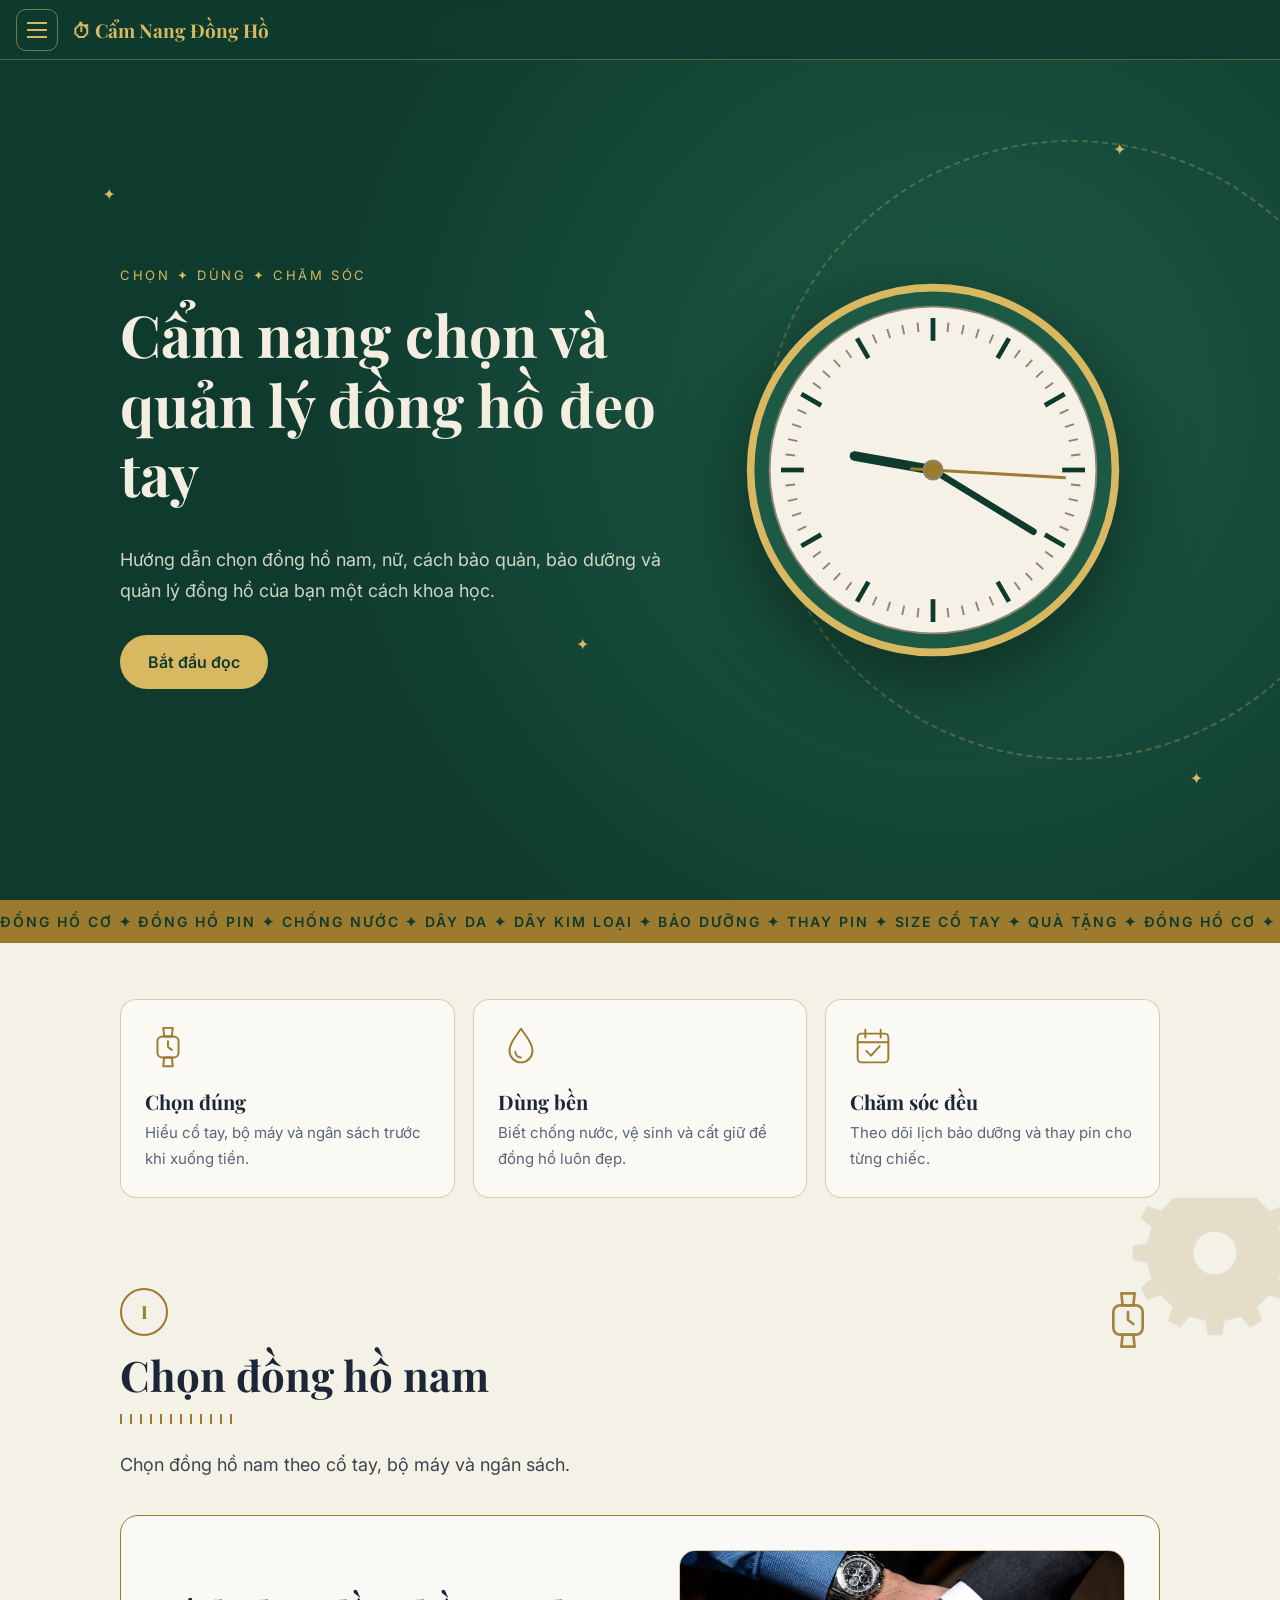
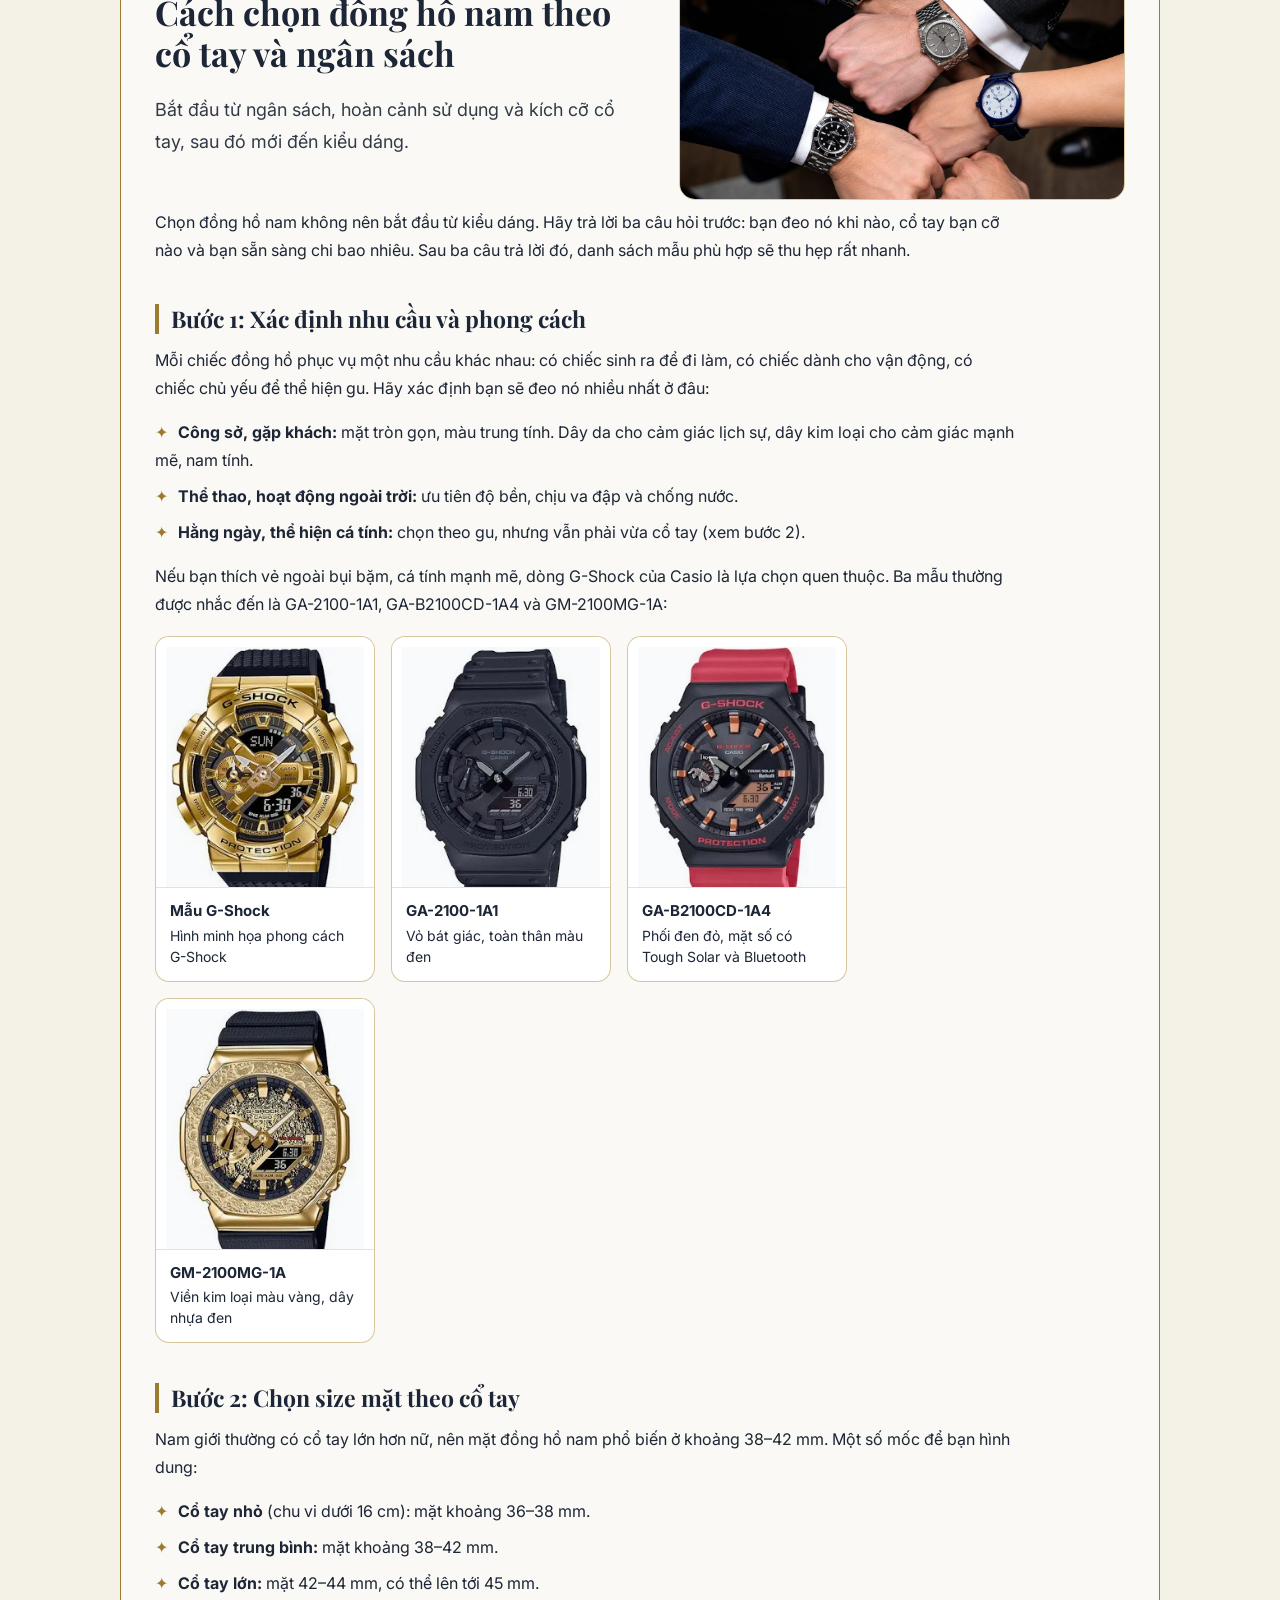
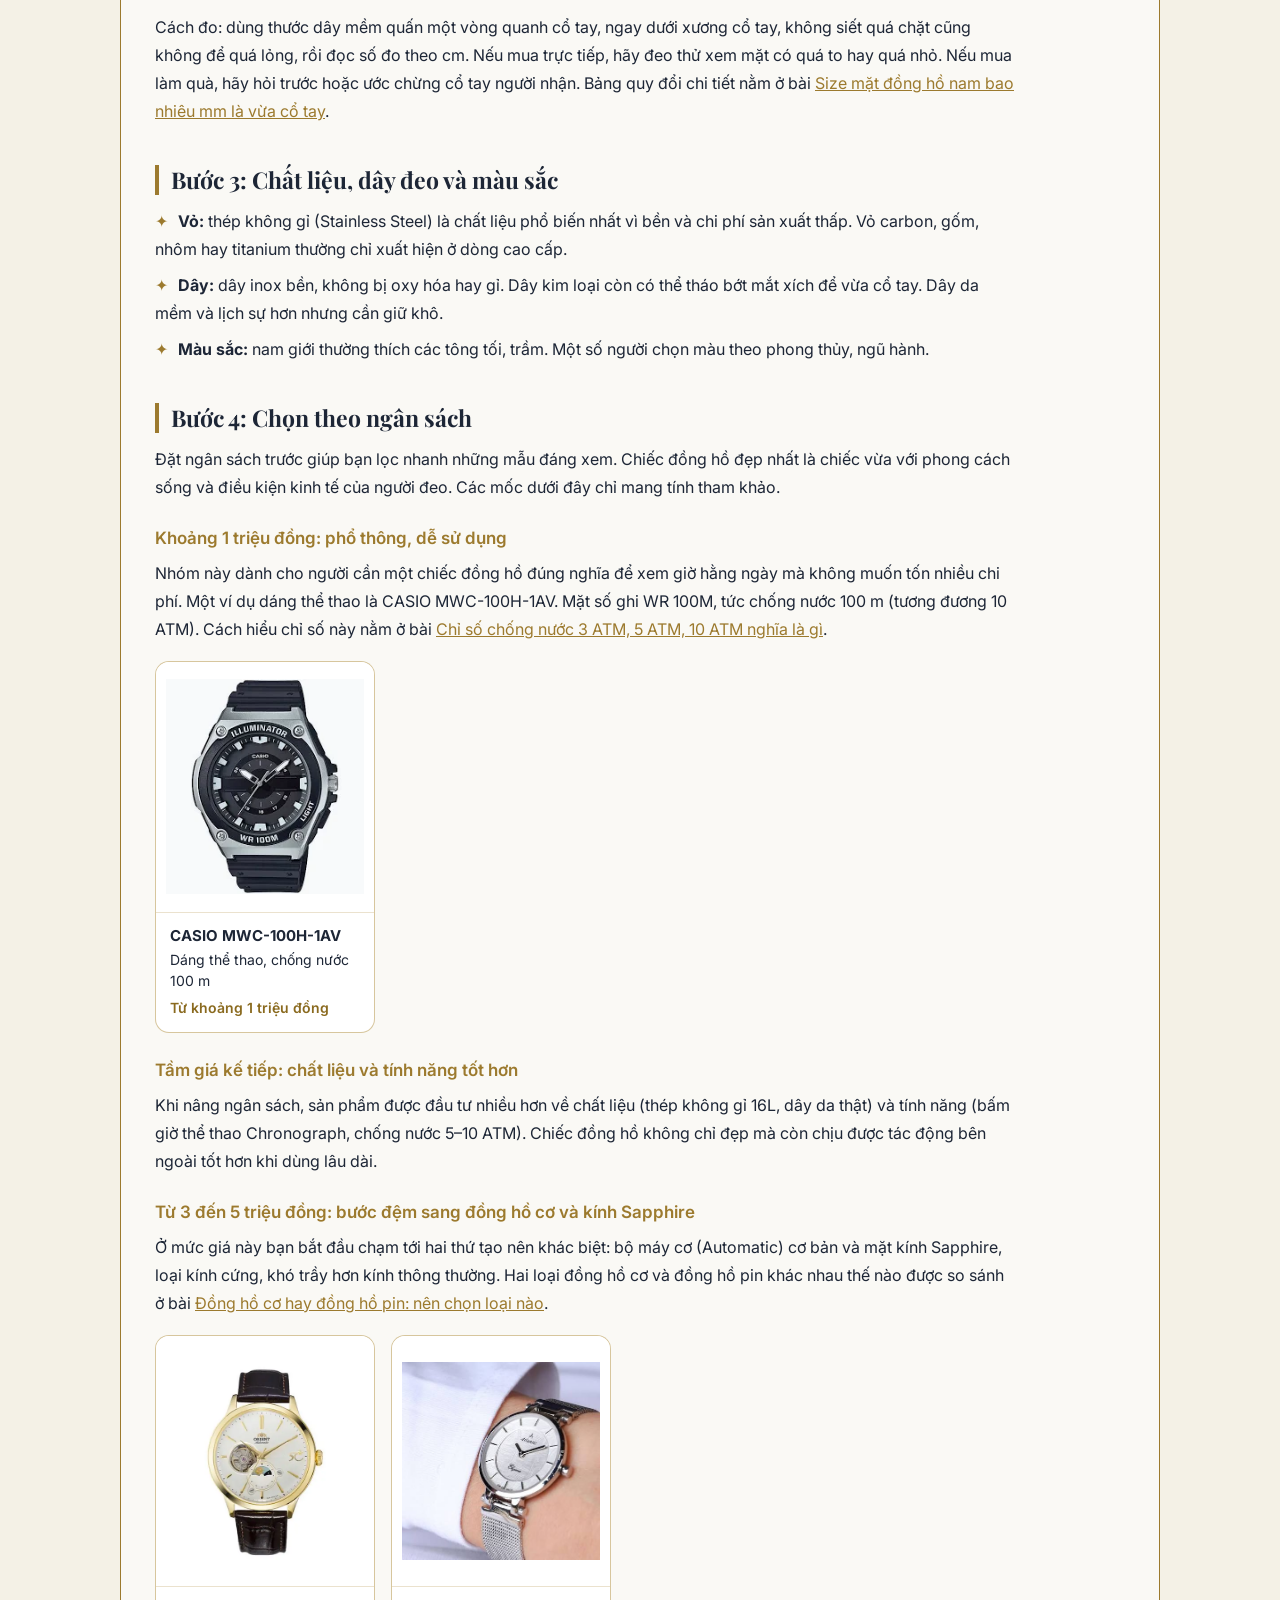
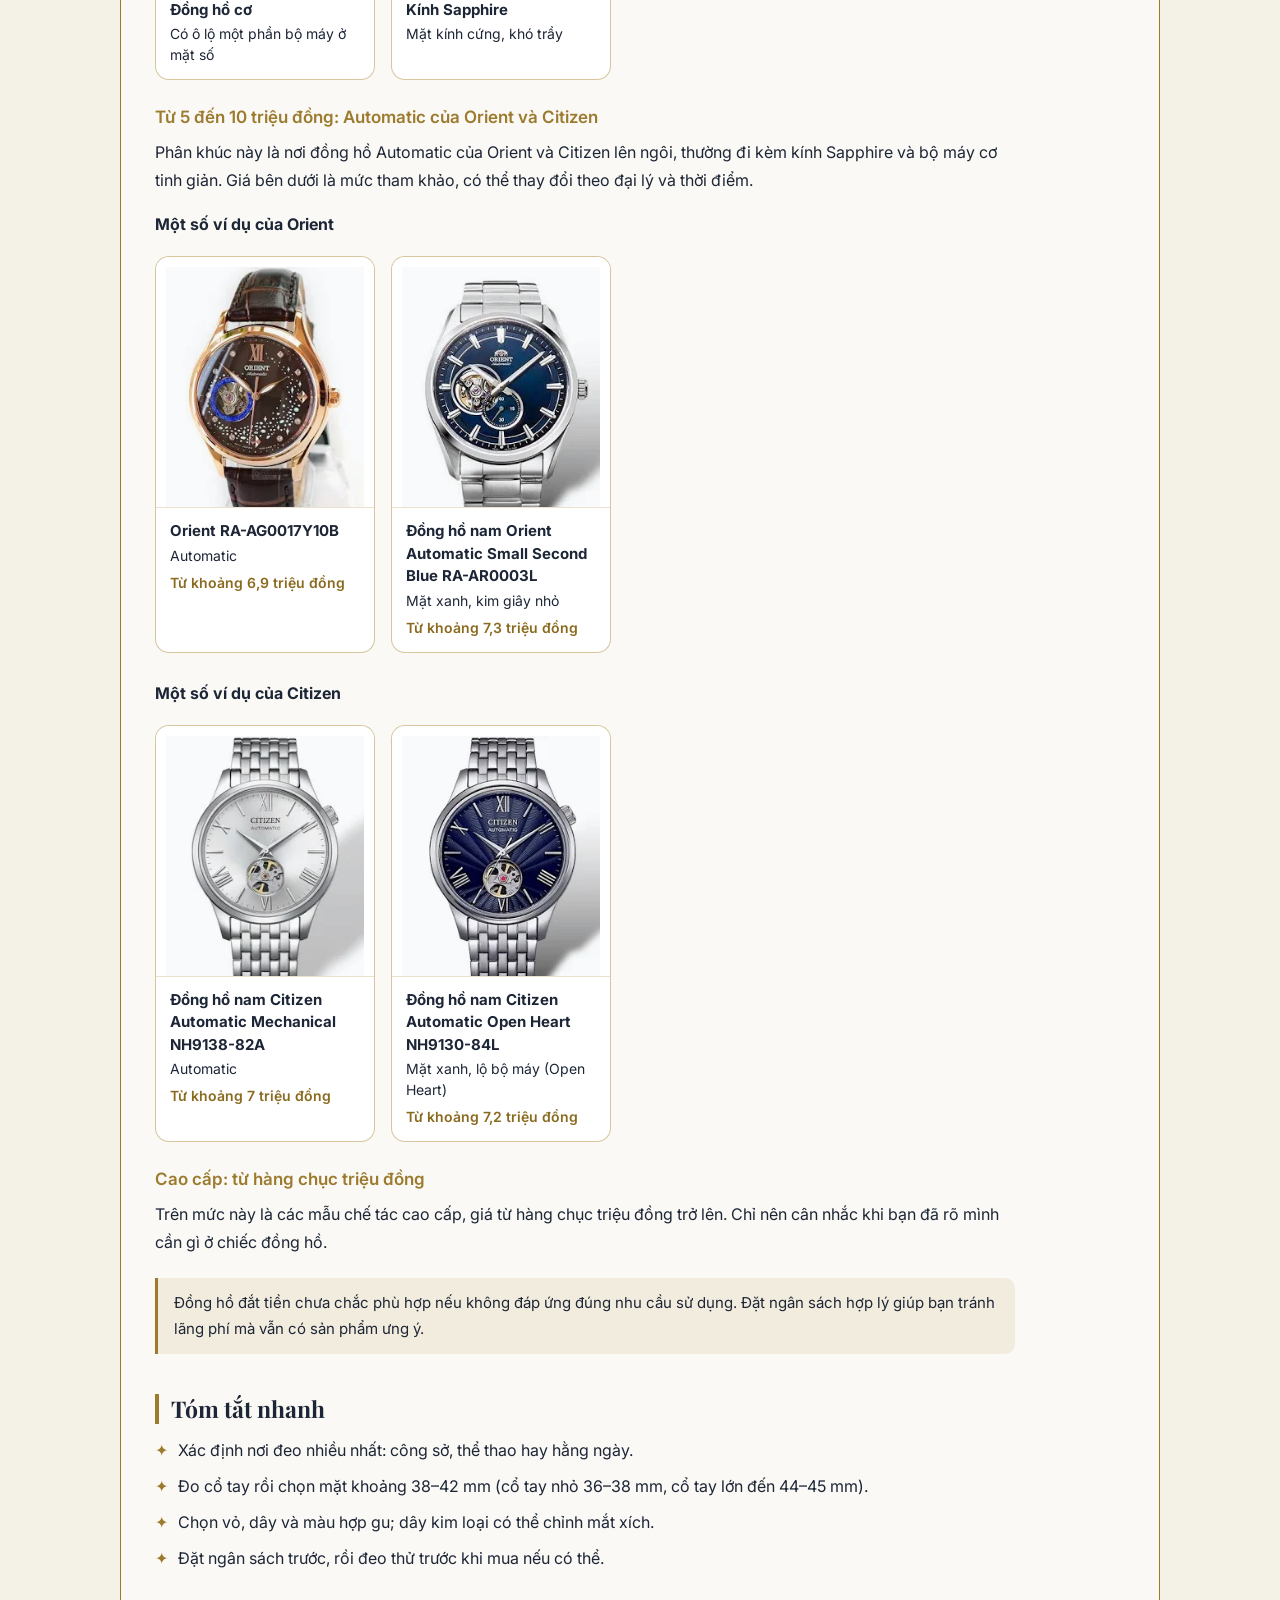
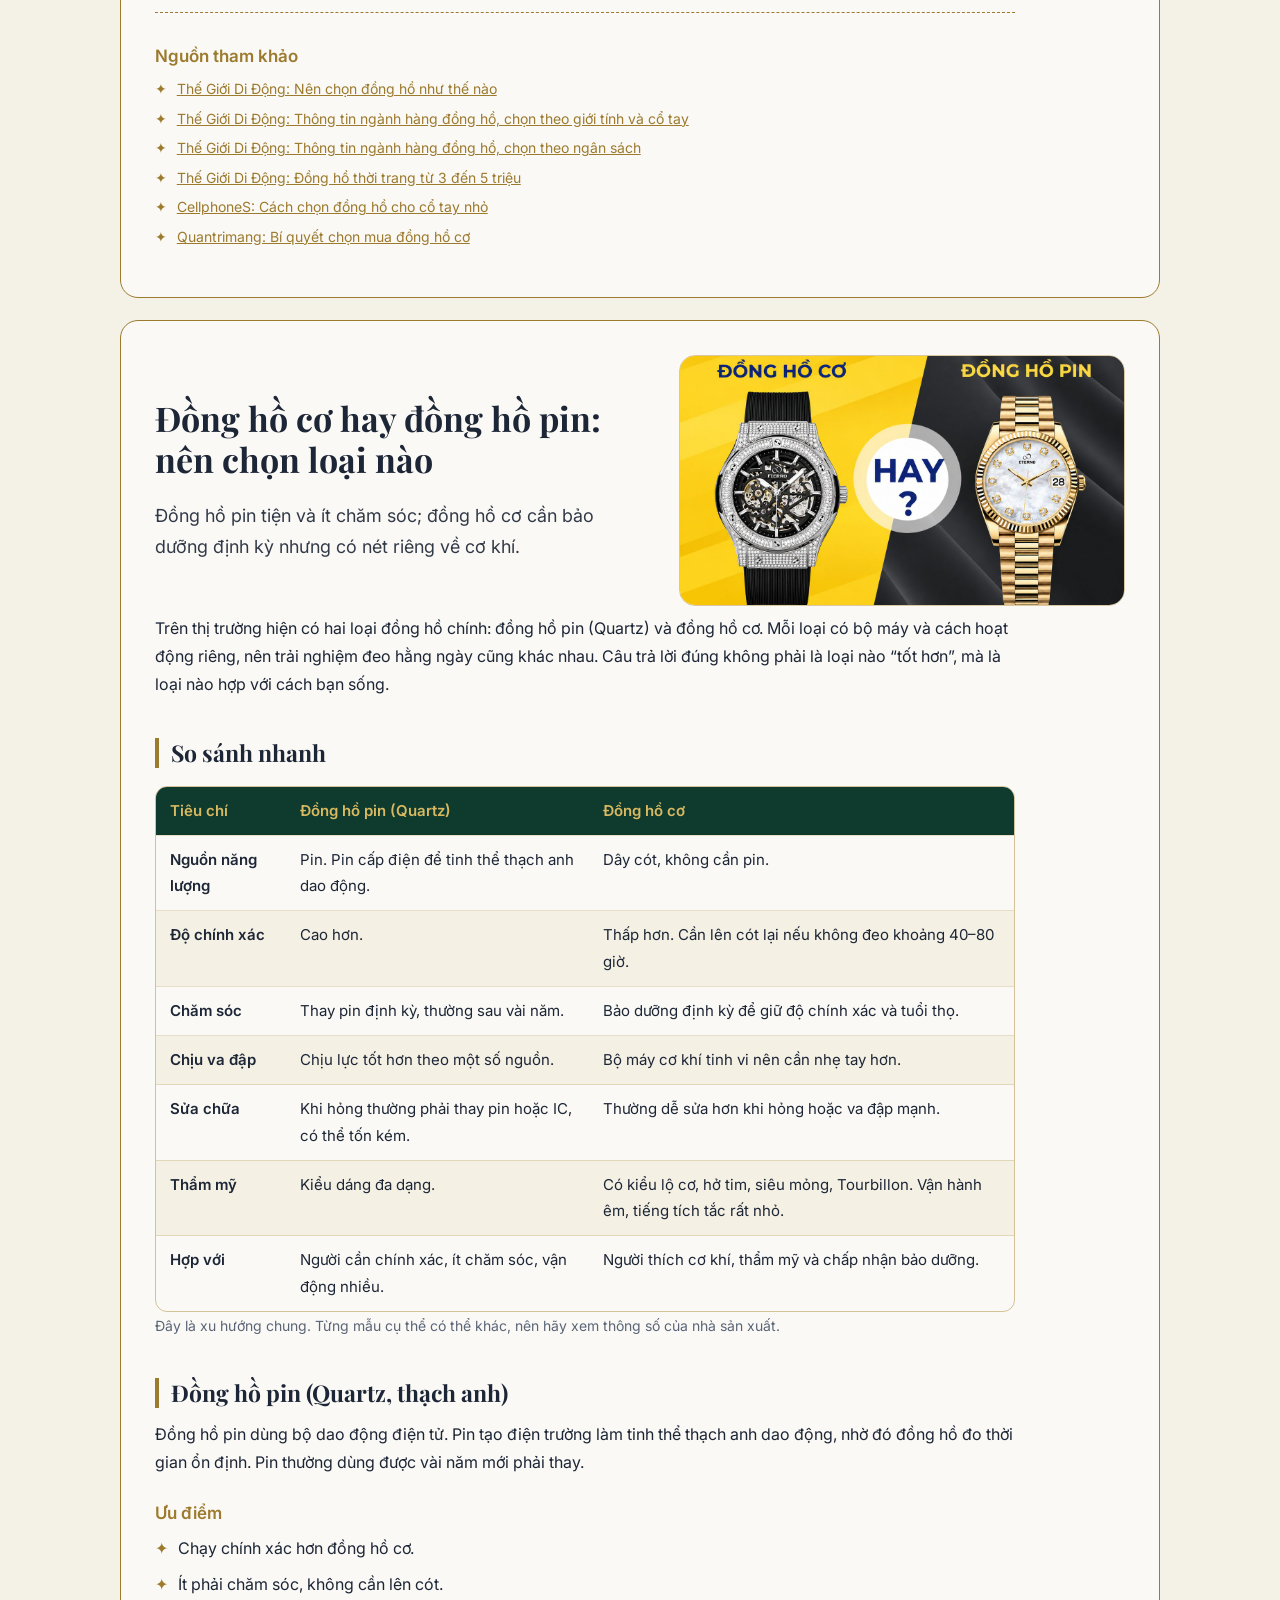
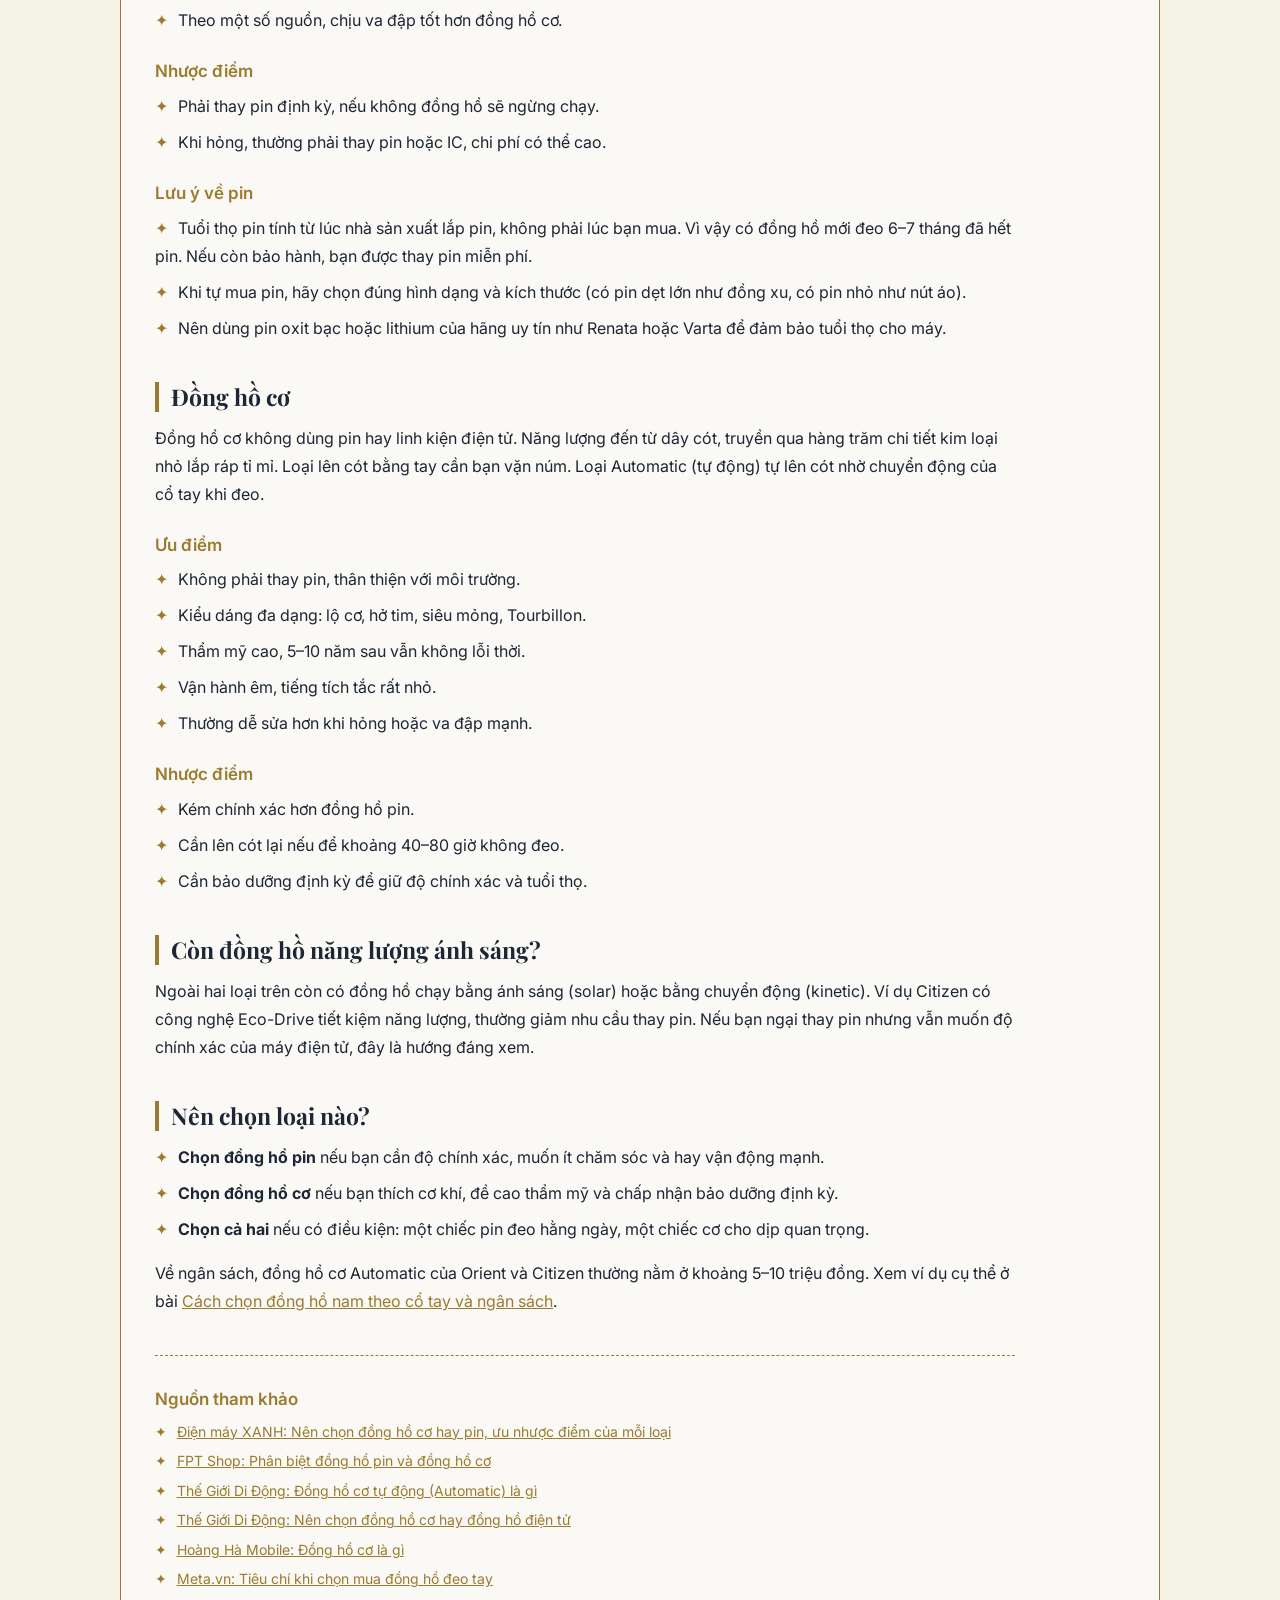
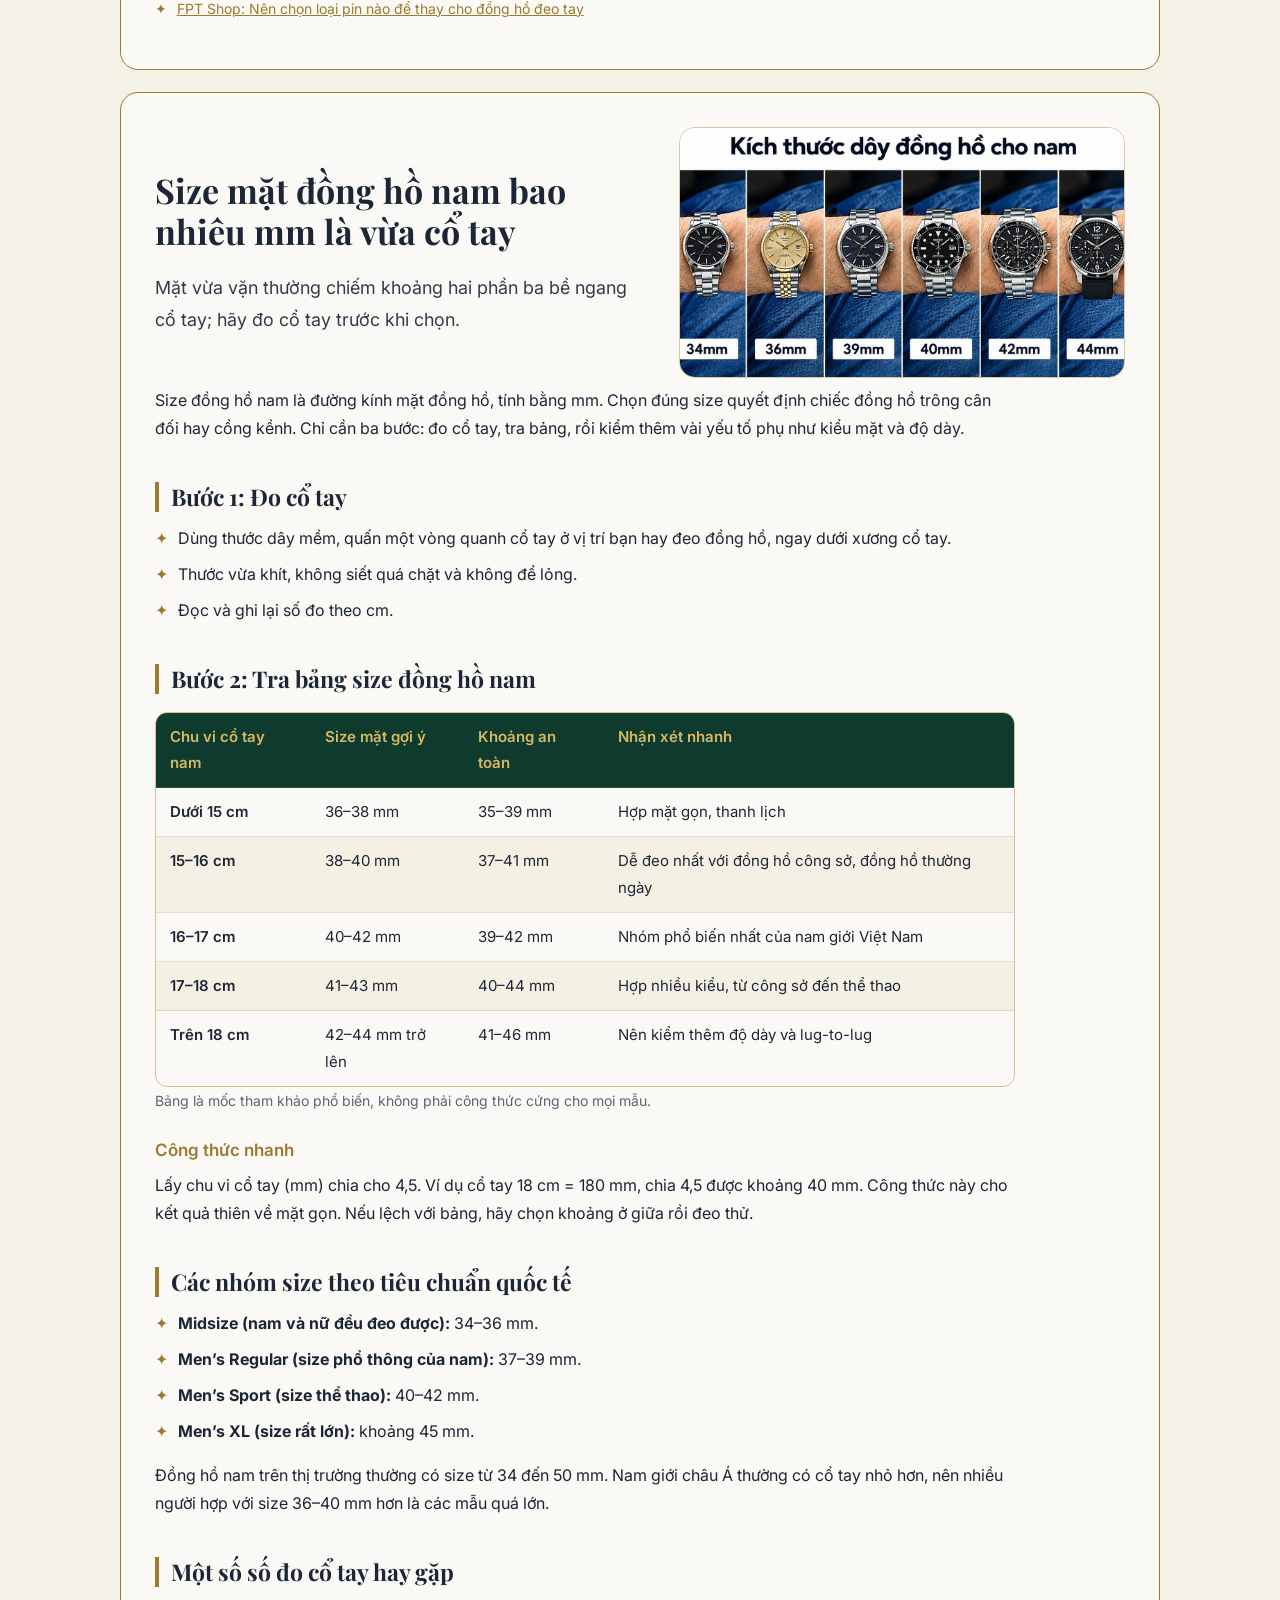
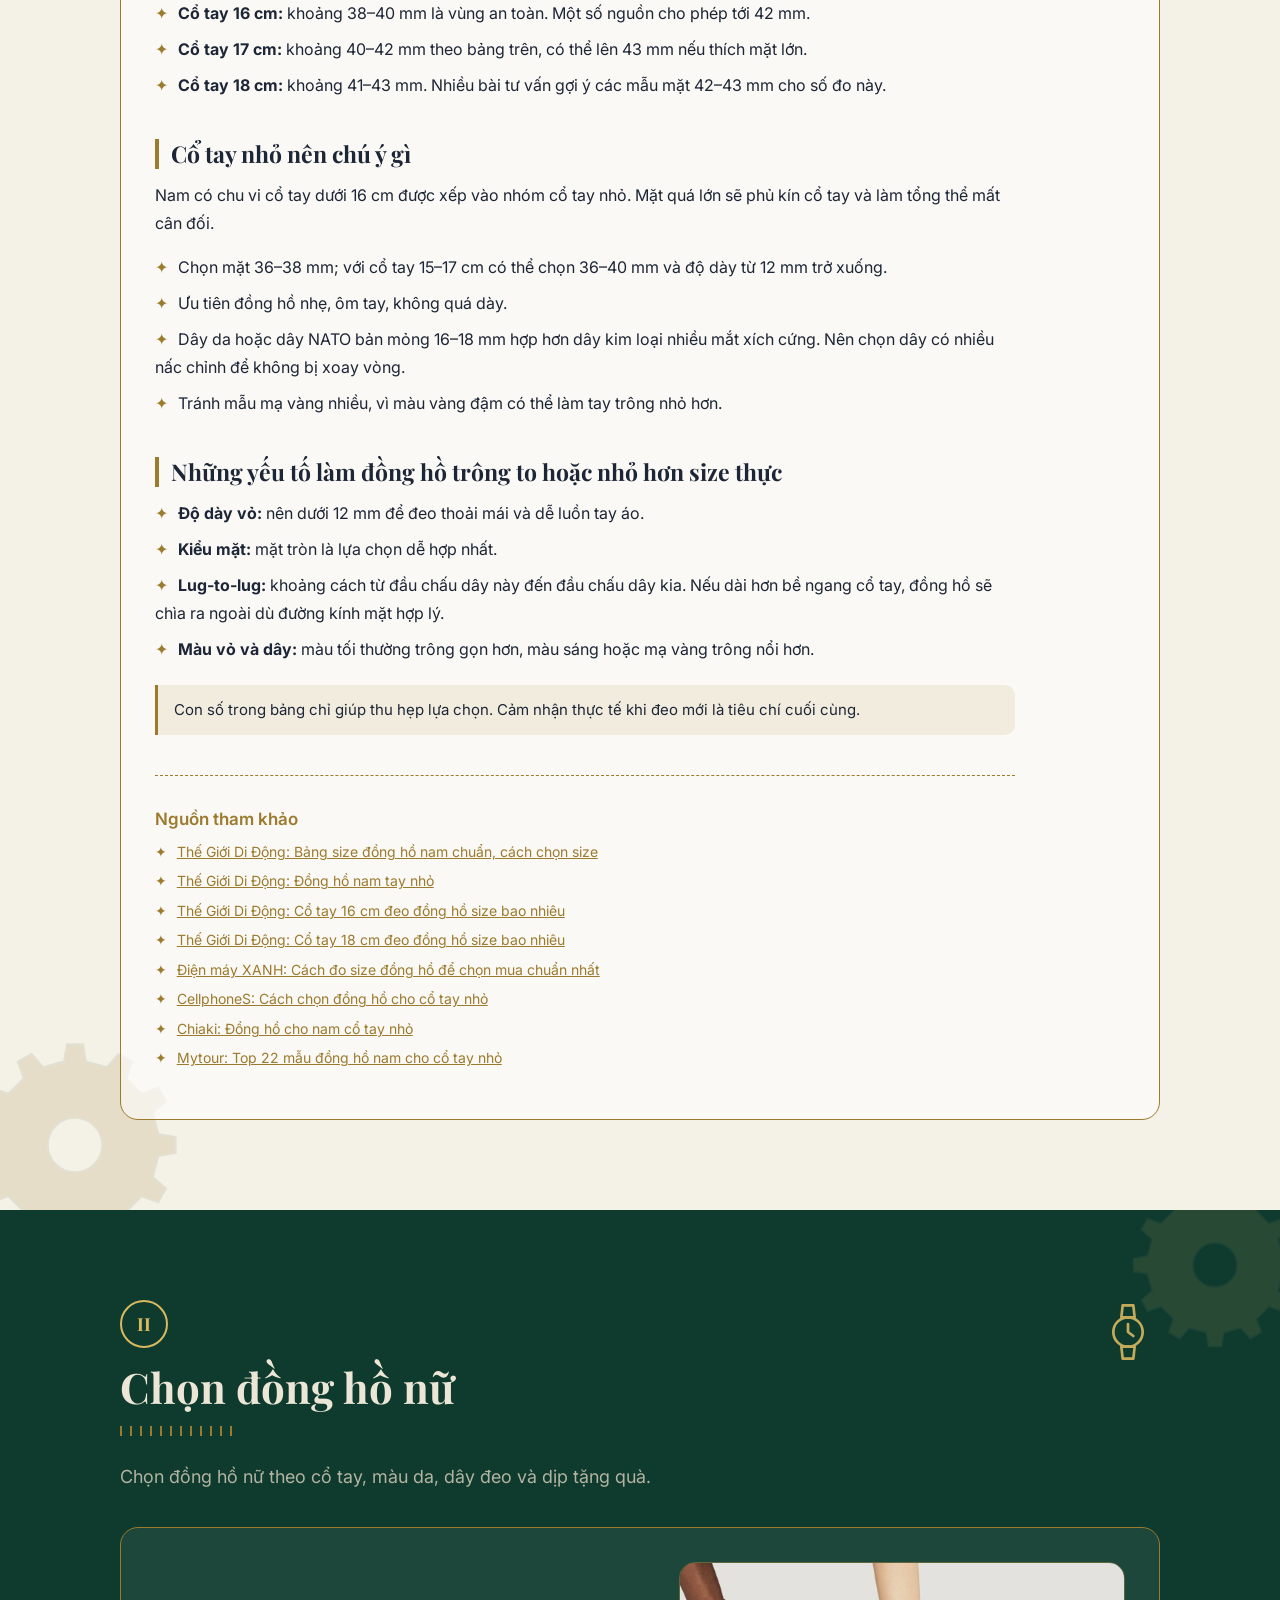
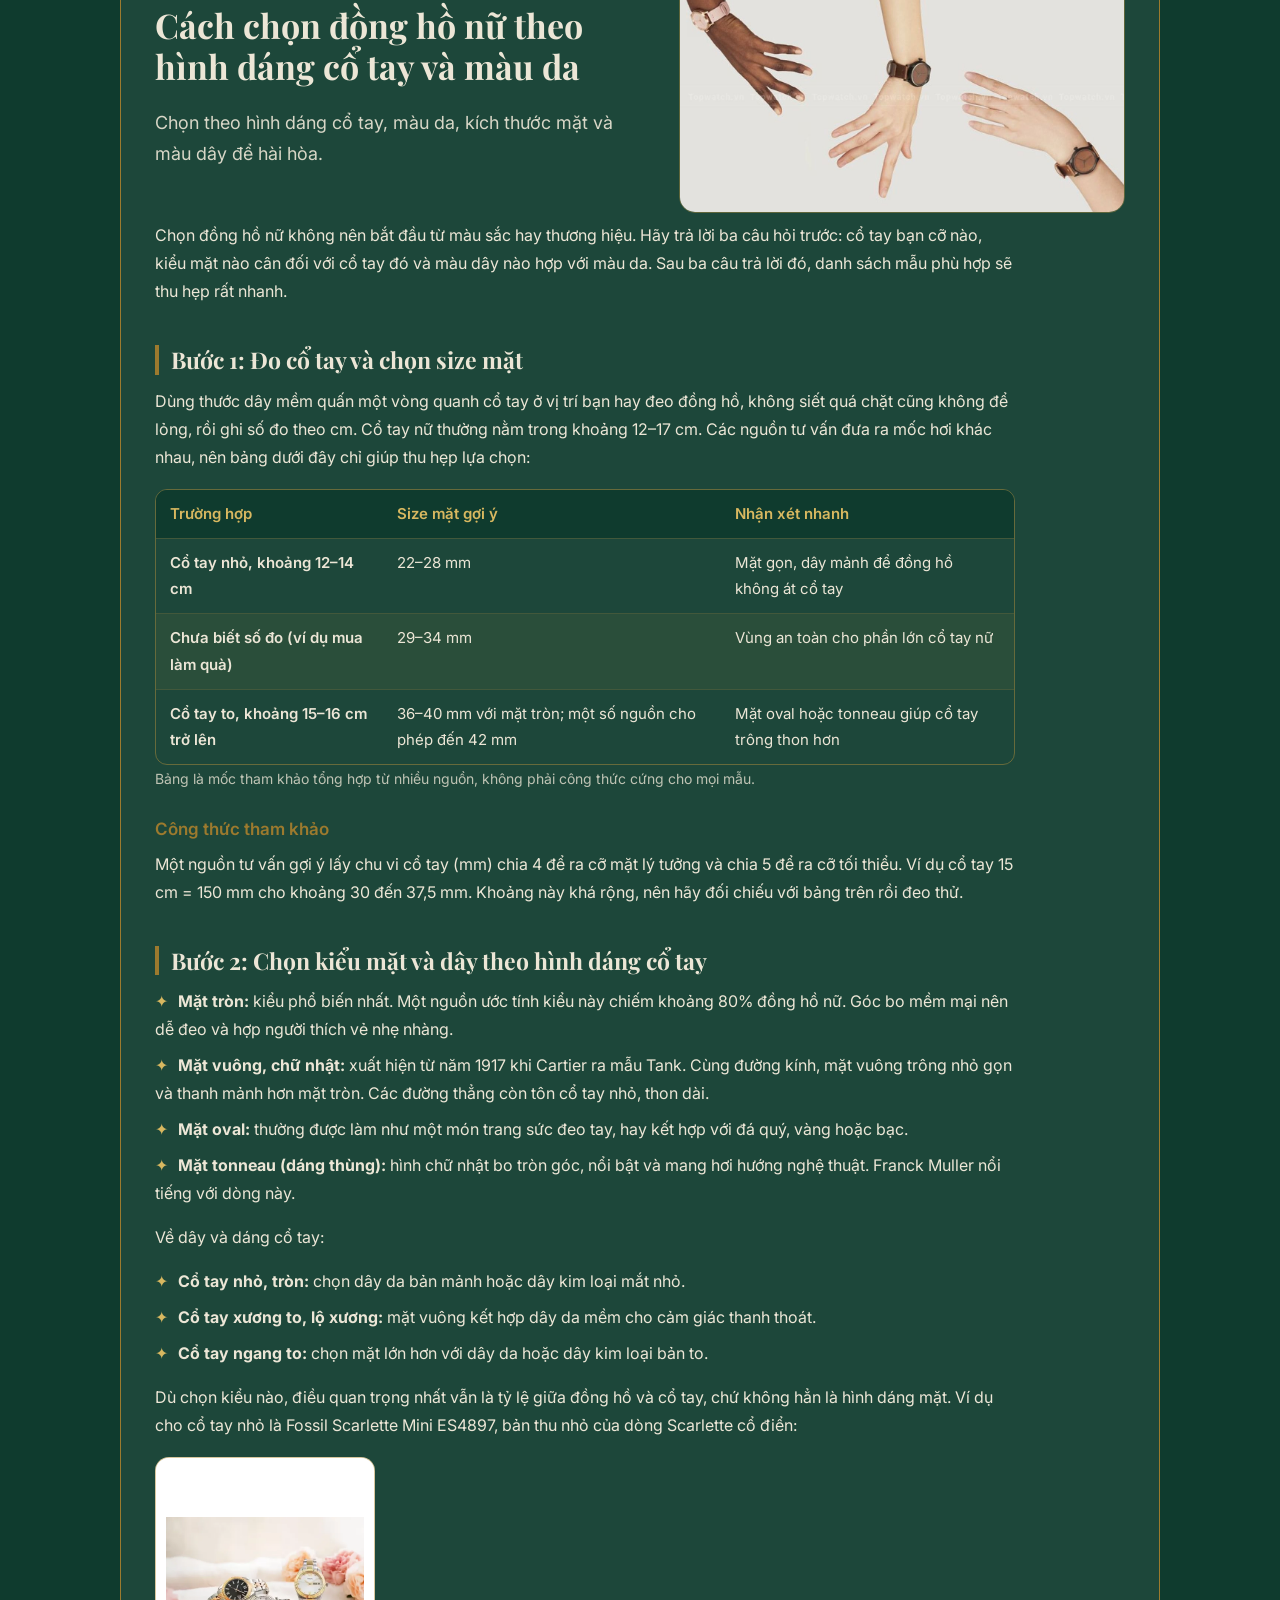
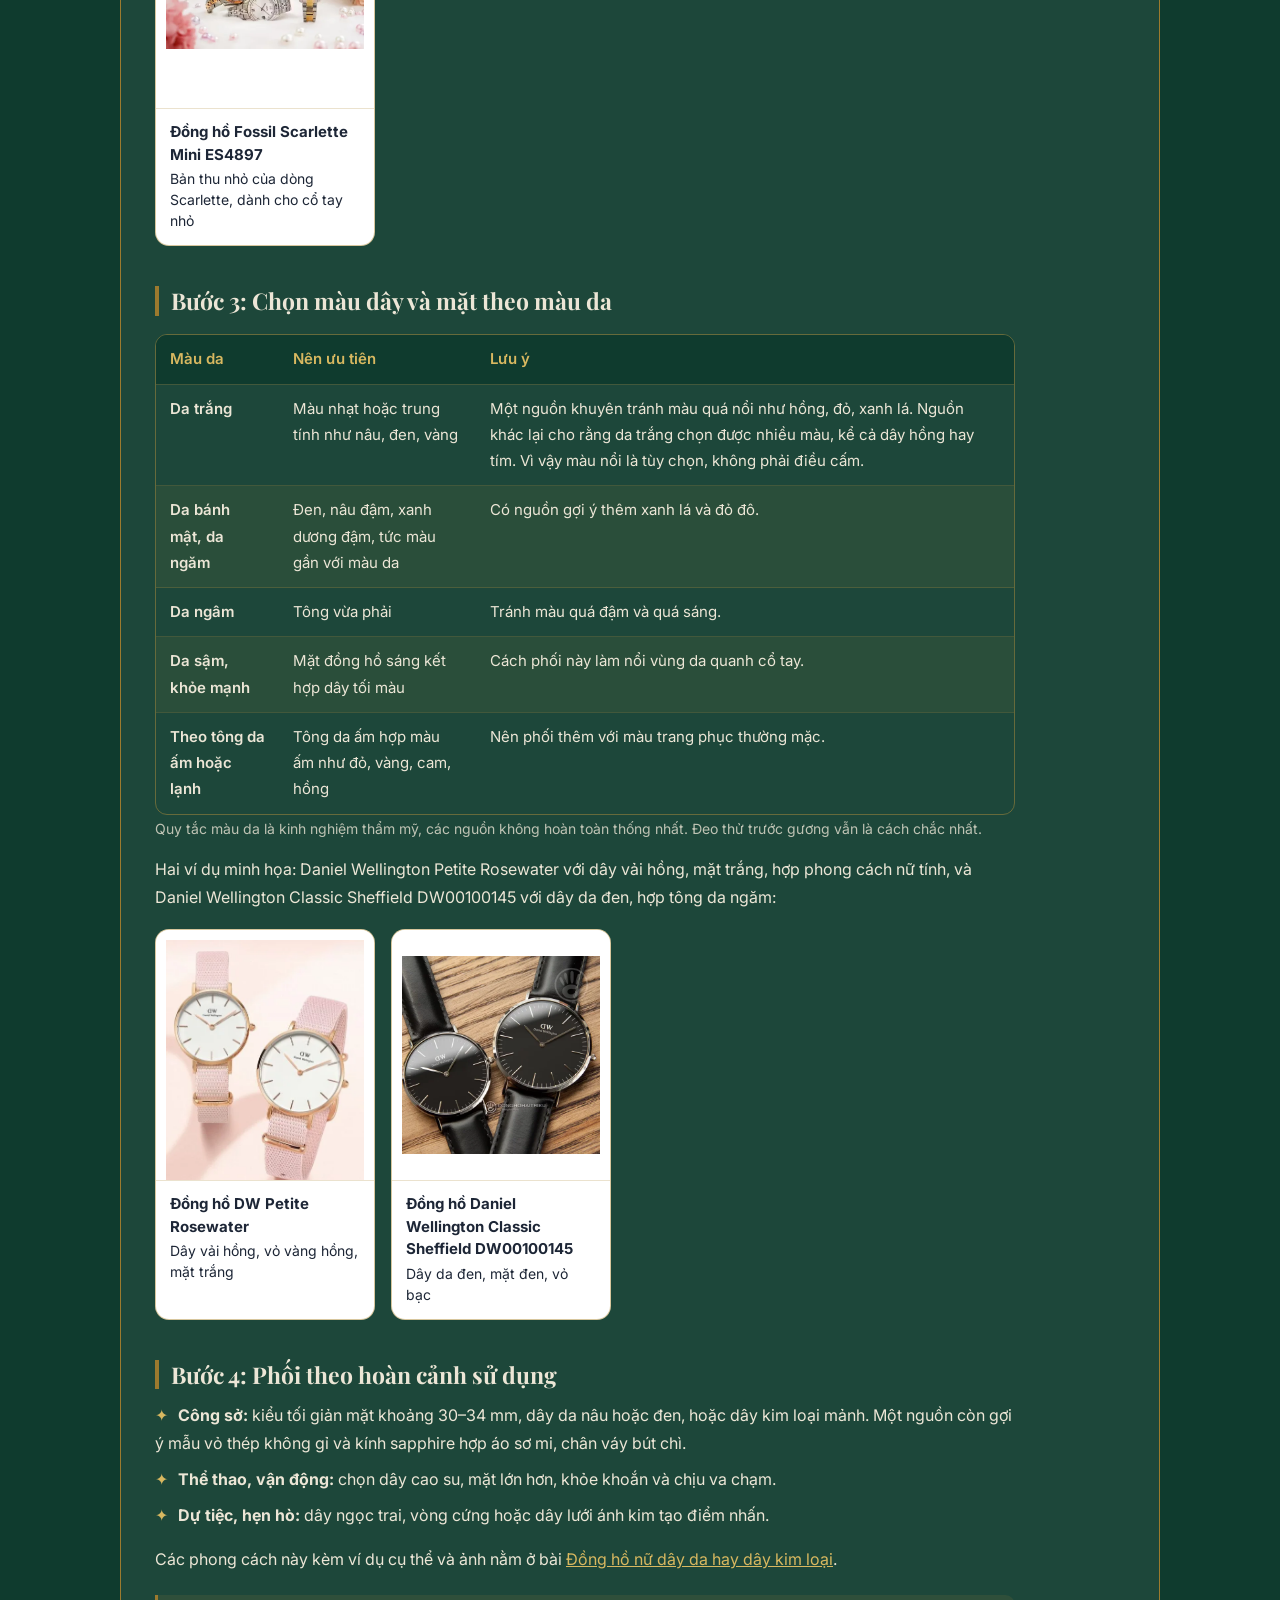
<file: docs/index.html>
<!doctype html><html lang="vi"><head><!-- Google tag (gtag.js) -->
<script async src="https://www.googletagmanager.com/gtag/js?id=G-VZJMKP7B4V"></script>
<script>
  window.dataLayer = window.dataLayer || [];
  function gtag(){dataLayer.push(arguments);}
  gtag('js', new Date());

  gtag('config', 'G-VZJMKP7B4V');
</script>
<meta charset="utf-8"><meta name="viewport" content="width=device-width,initial-scale=1">
<script>
  if (location.hostname.endsWith("github.io")) {
    location.replace("https://camnangquanlydongho.vercel.app/");
  }
</script>
<noscript><meta http-equiv="refresh" content="0; url=https://camnangquanlydongho.vercel.app/"></noscript>
<title>Cẩm Nang Đồng Hồ - Chọn và quản lý đồng hồ đeo tay</title>
<meta name="description" content="Cẩm nang chọn và quản lý đồng hồ đeo tay: cách chọn đồng hồ nam, nữ, bảo quản, bảo dưỡng, chống nước và lịch chăm sóc.">
<link rel="canonical" href="https://camnangquanlydongho.vercel.app/"><meta property="og:title" content="Cẩm Nang Đồng Hồ"><meta property="og:type" content="website"><meta property="og:url" content="https://camnangquanlydongho.vercel.app/"><meta property="og:locale" content="vi_VN">
<link rel="icon" href="data:image/svg+xml,%3Csvg xmlns='http://www.w3.org/2000/svg' viewBox='0 0 100 100'%3E%3Ctext y='.9em' font-size='90'%3E%E2%8F%B1%3C/text%3E%3C/svg%3E">
<link rel="preconnect" href="https://fonts.googleapis.com"><link rel="preconnect" href="https://fonts.gstatic.com" crossorigin>
<link href="https://fonts.googleapis.com/css2?family=Inter:wght@400;500;600&family=Playfair+Display:wght@500;700&display=swap" rel="stylesheet">
<link rel="stylesheet" href="style.css"><script>document.documentElement.className="js"</script></head>
<body id="top" class="t1"><div id="pg"></div>
<header><button id="mb" aria-label="Mở menu" aria-expanded="false" aria-controls="nav"><i></i><i></i><i></i></button><a class="logo" href="#top"><span class="tk">⏱</span> Cẩm Nang Đồng Hồ</a></header>
<nav id="nav" aria-label="Danh sách nội dung"><a class="m-cat" href="#top">Trang chủ</a><a class="m-cat" href="#chon-dong-ho-nam">Chọn đồng hồ nam</a><a class="m-art" href="#cach-chon-dong-ho-nam">Cách chọn đồng hồ nam theo cổ tay và ngân sách</a><a class="m-art" href="#dong-ho-co-hay-dong-ho-pin">Đồng hồ cơ hay đồng hồ pin: nên chọn loại nào</a><a class="m-art" href="#size-dong-ho-nam-theo-co-tay">Size mặt đồng hồ nam bao nhiêu mm là vừa cổ tay</a><a class="m-cat" href="#chon-dong-ho-nu">Chọn đồng hồ nữ</a><a class="m-art" href="#cach-chon-dong-ho-nu">Cách chọn đồng hồ nữ theo hình dáng cổ tay và màu da</a><a class="m-art" href="#dong-ho-nu-day-da-hay-day-kim-loai">Đồng hồ nữ dây da hay dây kim loại</a><a class="m-art" href="#chon-dong-ho-lam-qua-tang">Chọn đồng hồ làm quà tặng: những điều cần lưu ý</a><a class="m-cat" href="#bao-quan-bao-duong">Bảo quản và bảo dưỡng</a><a class="m-art" href="#cach-bao-quan-dong-ho">Cách bảo quản đồng hồ đeo tay đúng cách tại nhà</a><a class="m-art" href="#cach-ve-sinh-day-dong-ho">Cách vệ sinh dây da và dây kim loại của đồng hồ</a><a class="m-cat" href="#quan-ly-dong-ho">Quản lý đồng hồ</a><a class="m-art" href="#chi-so-chong-nuoc-atm">Chỉ số chống nước 3 ATM, 5 ATM, 10 ATM nghĩa là gì</a><a class="m-art" href="#bao-lau-nen-bao-duong-dong-ho">Bao lâu nên bảo dưỡng đồng hồ một lần</a><a class="m-cat" href="#ve-du-an">Về dự án</a><a class="m-cat" href="#lien-he">Liên hệ</a></nav><div id="veil"></div>
<section class="hero"><span class="orbit"></span><span class="tw t1">✦</span><span class="tw t2">✦</span><span class="tw t3">✦</span><span class="tw t4">✦</span><div class="wrap hg"><div class="ht"><p class="eyebrow">Chọn ✦ Dùng ✦ Chăm sóc</p><h1>Cẩm nang chọn và quản lý đồng hồ đeo tay</h1><p class="lead">Hướng dẫn chọn đồng hồ nam, nữ, cách bảo quản, bảo dưỡng và quản lý đồng hồ của bạn một cách khoa học.</p><a class="btn" href="#chon-dong-ho-nam">Bắt đầu đọc</a></div><div class="hw"><svg class="watch" viewBox="0 0 200 200" role="img" aria-label="Đồng hồ đang chạy"><circle cx="100" cy="100" r="96" class="case"/><circle cx="100" cy="100" r="86" class="dial"/><line x1="100" y1="20" x2="100" y2="32" transform="rotate(0 100 100)" class="t5"/><line x1="100" y1="22" x2="100" y2="27" transform="rotate(6 100 100)" class="t1"/><line x1="100" y1="22" x2="100" y2="27" transform="rotate(12 100 100)" class="t1"/><line x1="100" y1="22" x2="100" y2="27" transform="rotate(18 100 100)" class="t1"/><line x1="100" y1="22" x2="100" y2="27" transform="rotate(24 100 100)" class="t1"/><line x1="100" y1="20" x2="100" y2="32" transform="rotate(30 100 100)" class="t5"/><line x1="100" y1="22" x2="100" y2="27" transform="rotate(36 100 100)" class="t1"/><line x1="100" y1="22" x2="100" y2="27" transform="rotate(42 100 100)" class="t1"/><line x1="100" y1="22" x2="100" y2="27" transform="rotate(48 100 100)" class="t1"/><line x1="100" y1="22" x2="100" y2="27" transform="rotate(54 100 100)" class="t1"/><line x1="100" y1="20" x2="100" y2="32" transform="rotate(60 100 100)" class="t5"/><line x1="100" y1="22" x2="100" y2="27" transform="rotate(66 100 100)" class="t1"/><line x1="100" y1="22" x2="100" y2="27" transform="rotate(72 100 100)" class="t1"/><line x1="100" y1="22" x2="100" y2="27" transform="rotate(78 100 100)" class="t1"/><line x1="100" y1="22" x2="100" y2="27" transform="rotate(84 100 100)" class="t1"/><line x1="100" y1="20" x2="100" y2="32" transform="rotate(90 100 100)" class="t5"/><line x1="100" y1="22" x2="100" y2="27" transform="rotate(96 100 100)" class="t1"/><line x1="100" y1="22" x2="100" y2="27" transform="rotate(102 100 100)" class="t1"/><line x1="100" y1="22" x2="100" y2="27" transform="rotate(108 100 100)" class="t1"/><line x1="100" y1="22" x2="100" y2="27" transform="rotate(114 100 100)" class="t1"/><line x1="100" y1="20" x2="100" y2="32" transform="rotate(120 100 100)" class="t5"/><line x1="100" y1="22" x2="100" y2="27" transform="rotate(126 100 100)" class="t1"/><line x1="100" y1="22" x2="100" y2="27" transform="rotate(132 100 100)" class="t1"/><line x1="100" y1="22" x2="100" y2="27" transform="rotate(138 100 100)" class="t1"/><line x1="100" y1="22" x2="100" y2="27" transform="rotate(144 100 100)" class="t1"/><line x1="100" y1="20" x2="100" y2="32" transform="rotate(150 100 100)" class="t5"/><line x1="100" y1="22" x2="100" y2="27" transform="rotate(156 100 100)" class="t1"/><line x1="100" y1="22" x2="100" y2="27" transform="rotate(162 100 100)" class="t1"/><line x1="100" y1="22" x2="100" y2="27" transform="rotate(168 100 100)" class="t1"/><line x1="100" y1="22" x2="100" y2="27" transform="rotate(174 100 100)" class="t1"/><line x1="100" y1="20" x2="100" y2="32" transform="rotate(180 100 100)" class="t5"/><line x1="100" y1="22" x2="100" y2="27" transform="rotate(186 100 100)" class="t1"/><line x1="100" y1="22" x2="100" y2="27" transform="rotate(192 100 100)" class="t1"/><line x1="100" y1="22" x2="100" y2="27" transform="rotate(198 100 100)" class="t1"/><line x1="100" y1="22" x2="100" y2="27" transform="rotate(204 100 100)" class="t1"/><line x1="100" y1="20" x2="100" y2="32" transform="rotate(210 100 100)" class="t5"/><line x1="100" y1="22" x2="100" y2="27" transform="rotate(216 100 100)" class="t1"/><line x1="100" y1="22" x2="100" y2="27" transform="rotate(222 100 100)" class="t1"/><line x1="100" y1="22" x2="100" y2="27" transform="rotate(228 100 100)" class="t1"/><line x1="100" y1="22" x2="100" y2="27" transform="rotate(234 100 100)" class="t1"/><line x1="100" y1="20" x2="100" y2="32" transform="rotate(240 100 100)" class="t5"/><line x1="100" y1="22" x2="100" y2="27" transform="rotate(246 100 100)" class="t1"/><line x1="100" y1="22" x2="100" y2="27" transform="rotate(252 100 100)" class="t1"/><line x1="100" y1="22" x2="100" y2="27" transform="rotate(258 100 100)" class="t1"/><line x1="100" y1="22" x2="100" y2="27" transform="rotate(264 100 100)" class="t1"/><line x1="100" y1="20" x2="100" y2="32" transform="rotate(270 100 100)" class="t5"/><line x1="100" y1="22" x2="100" y2="27" transform="rotate(276 100 100)" class="t1"/><line x1="100" y1="22" x2="100" y2="27" transform="rotate(282 100 100)" class="t1"/><line x1="100" y1="22" x2="100" y2="27" transform="rotate(288 100 100)" class="t1"/><line x1="100" y1="22" x2="100" y2="27" transform="rotate(294 100 100)" class="t1"/><line x1="100" y1="20" x2="100" y2="32" transform="rotate(300 100 100)" class="t5"/><line x1="100" y1="22" x2="100" y2="27" transform="rotate(306 100 100)" class="t1"/><line x1="100" y1="22" x2="100" y2="27" transform="rotate(312 100 100)" class="t1"/><line x1="100" y1="22" x2="100" y2="27" transform="rotate(318 100 100)" class="t1"/><line x1="100" y1="22" x2="100" y2="27" transform="rotate(324 100 100)" class="t1"/><line x1="100" y1="20" x2="100" y2="32" transform="rotate(330 100 100)" class="t5"/><line x1="100" y1="22" x2="100" y2="27" transform="rotate(336 100 100)" class="t1"/><line x1="100" y1="22" x2="100" y2="27" transform="rotate(342 100 100)" class="t1"/><line x1="100" y1="22" x2="100" y2="27" transform="rotate(348 100 100)" class="t1"/><line x1="100" y1="22" x2="100" y2="27" transform="rotate(354 100 100)" class="t1"/><line id="hh" x1="100" y1="100" x2="100" y2="58" class="hh"/><line id="mh" x1="100" y1="100" x2="100" y2="38" class="mh"/><line id="sh" x1="100" y1="112" x2="100" y2="30" class="sh2"/><circle cx="100" cy="100" r="5" class="pin"/></svg></div></div></section><div class="mq" aria-hidden="true"><div>Đồng hồ cơ ✦ Đồng hồ pin ✦ Chống nước ✦ Dây da ✦ Dây kim loại ✦ Bảo dưỡng ✦ Thay pin ✦ Size cổ tay ✦ Quà tặng ✦ Đồng hồ cơ ✦ Đồng hồ pin ✦ Chống nước ✦ Dây da ✦ Dây kim loại ✦ Bảo dưỡng ✦ Thay pin ✦ Size cổ tay ✦ Quà tặng ✦ Đồng hồ cơ ✦ Đồng hồ pin ✦ Chống nước ✦ Dây da ✦ Dây kim loại ✦ Bảo dưỡng ✦ Thay pin ✦ Size cổ tay ✦ Quà tặng ✦ Đồng hồ cơ ✦ Đồng hồ pin ✦ Chống nước ✦ Dây da ✦ Dây kim loại ✦ Bảo dưỡng ✦ Thay pin ✦ Size cổ tay ✦ Quà tặng ✦ </div></div><section class="light fw"><div class="feat"><div class="reveal"><svg class="ic" viewBox="0 0 48 48" fill="none" stroke="currentColor" stroke-width="2" stroke-linecap="round" stroke-linejoin="round" aria-hidden="true"><rect x="13" y="13" width="22" height="22" rx="5"/><path d="M24 18v6l4 3M19 4h10l-1 9H20zM20 35h8l1 9H19z"/></svg><h3>Chọn đúng</h3><p>Hiểu cổ tay, bộ máy và ngân sách trước khi xuống tiền.</p></div><div class="reveal"><svg class="ic" viewBox="0 0 48 48" fill="none" stroke="currentColor" stroke-width="2" stroke-linecap="round" stroke-linejoin="round" aria-hidden="true"><path d="M24 5C17 15 12 21 12 28a12 12 0 0024 0c0-7-5-13-12-23z"/><path d="M18 29a6 6 0 006 6"/></svg><h3>Dùng bền</h3><p>Biết chống nước, vệ sinh và cất giữ để đồng hồ luôn đẹp.</p></div><div class="reveal"><svg class="ic" viewBox="0 0 48 48" fill="none" stroke="currentColor" stroke-width="2" stroke-linecap="round" stroke-linejoin="round" aria-hidden="true"><rect x="8" y="10" width="32" height="30" rx="4"/><path d="M8 19h32M16 6v8M32 6v8M17 28l5 5 9-10"/></svg><h3>Chăm sóc đều</h3><p>Theo dõi lịch bảo dưỡng và thay pin cho từng chiếc.</p></div></div></section>
<section id="chon-dong-ho-nam" class="sec light"><span class="gear g1"><svg viewBox="0 0 100 100" aria-hidden="true"><path fill-rule="evenodd" fill="currentColor" d="M89.7 44.8L97.9 46.2L97.9 53.8L89.7 55.2L87.0 65.3L93.3 70.7L89.6 77.2L81.7 74.4L74.4 81.7L77.2 89.6L70.7 93.3L65.3 87.0L55.2 89.7L53.8 97.9L46.2 97.9L44.8 89.7L34.7 87.0L29.3 93.3L22.8 89.6L25.6 81.7L18.3 74.4L10.4 77.2L6.7 70.7L13.0 65.3L10.3 55.2L2.1 53.8L2.1 46.2L10.3 44.8L13.0 34.7L6.7 29.3L10.4 22.8L18.3 25.6L25.6 18.3L22.8 10.4L29.3 6.7L34.7 13.0L44.8 10.3L46.2 2.1L53.8 2.1L55.2 10.3L65.3 13.0L70.7 6.7L77.2 10.4L74.4 18.3L81.7 25.6L89.6 22.8L93.3 29.3L87.0 34.7ZM37 50a13 13 0 1 0 26 0a13 13 0 1 0 -26 0Z"/></svg></span><span class="gear g2 r"><svg viewBox="0 0 100 100" aria-hidden="true"><path fill-rule="evenodd" fill="currentColor" d="M89.7 44.8L97.9 46.2L97.9 53.8L89.7 55.2L87.0 65.3L93.3 70.7L89.6 77.2L81.7 74.4L74.4 81.7L77.2 89.6L70.7 93.3L65.3 87.0L55.2 89.7L53.8 97.9L46.2 97.9L44.8 89.7L34.7 87.0L29.3 93.3L22.8 89.6L25.6 81.7L18.3 74.4L10.4 77.2L6.7 70.7L13.0 65.3L10.3 55.2L2.1 53.8L2.1 46.2L10.3 44.8L13.0 34.7L6.7 29.3L10.4 22.8L18.3 25.6L25.6 18.3L22.8 10.4L29.3 6.7L34.7 13.0L44.8 10.3L46.2 2.1L53.8 2.1L55.2 10.3L65.3 13.0L70.7 6.7L77.2 10.4L74.4 18.3L81.7 25.6L89.6 22.8L93.3 29.3L87.0 34.7ZM37 50a13 13 0 1 0 26 0a13 13 0 1 0 -26 0Z"/></svg></span><div class="wrap"><div class="sh reveal"><span class="num">I</span><span class="ico"><svg class="ic" viewBox="0 0 48 48" fill="none" stroke="currentColor" stroke-width="2" stroke-linecap="round" stroke-linejoin="round" aria-hidden="true"><rect x="13" y="13" width="22" height="22" rx="5"/><path d="M24 18v6l4 3M19 4h10l-1 9H20zM20 35h8l1 9H19z"/></svg></span><h2>Chọn đồng hồ nam</h2><p class="lead">Chọn đồng hồ nam theo cổ tay, bộ máy và ngân sách.</p></div><div class="arts"><article id="cach-chon-dong-ho-nam" class="art full"><div class="head reveal"><div class="txt"><h3>Cách chọn đồng hồ nam theo cổ tay và ngân sách</h3><p class="sum">Bắt đầu từ ngân sách, hoàn cảnh sử dụng và kích cỡ cổ tay, sau đó mới đến kiểu dáng.</p></div><figure class="fig"><img src="anh/cach-chon-dong-ho-nam.jpg" alt="Cách chọn đồng hồ nam theo cổ tay và ngân sách" loading="lazy" width="1280" height="720"></figure></div><div class="body"><p>Chọn đồng hồ nam không nên bắt đầu từ kiểu dáng. Hãy trả lời ba câu hỏi trước: bạn đeo nó khi nào, cổ tay bạn cỡ nào và bạn sẵn sàng chi bao nhiêu. Sau ba câu trả lời đó, danh sách mẫu phù hợp sẽ thu hẹp rất nhanh.</p><h4>Bước 1: Xác định nhu cầu và phong cách</h4><p>Mỗi chiếc đồng hồ phục vụ một nhu cầu khác nhau: có chiếc sinh ra để đi làm, có chiếc dành cho vận động, có chiếc chủ yếu để thể hiện gu. Hãy xác định bạn sẽ đeo nó nhiều nhất ở đâu:</p><ul><li><b>Công sở, gặp khách:</b> mặt tròn gọn, màu trung tính. Dây da cho cảm giác lịch sự, dây kim loại cho cảm giác mạnh mẽ, nam tính.</li><li><b>Thể thao, hoạt động ngoài trời:</b> ưu tiên độ bền, chịu va đập và chống nước.</li><li><b>Hằng ngày, thể hiện cá tính:</b> chọn theo gu, nhưng vẫn phải vừa cổ tay (xem bước 2).</li></ul><p>Nếu bạn thích vẻ ngoài bụi bặm, cá tính mạnh mẽ, dòng G-Shock của Casio là lựa chọn quen thuộc. Ba mẫu thường được nhắc đến là GA-2100-1A1, GA-B2100CD-1A4 và GM-2100MG-1A:</p><div class="gal"><figure class="pf"><div class="pi"><img src="anh/g-shock-mau.webp" alt="Đồng hồ Casio G-Shock mặt vàng, dây nhựa đen" loading="lazy"></div><figcaption><b>Mẫu G-Shock</b>Hình minh họa phong cách G-Shock</figcaption></figure><figure class="pf"><div class="pi"><img src="anh/ga-2100-1a1.webp" alt="Đồng hồ Casio G-Shock GA-2100-1A1 màu đen" loading="lazy"></div><figcaption><b>GA-2100-1A1</b>Vỏ bát giác, toàn thân màu đen</figcaption></figure><figure class="pf"><div class="pi"><img src="anh/ga-b2100cd-1a4.webp" alt="Đồng hồ Casio G-Shock GA-B2100CD-1A4 phối đen đỏ" loading="lazy"></div><figcaption><b>GA-B2100CD-1A4</b>Phối đen đỏ, mặt số có Tough Solar và Bluetooth</figcaption></figure><figure class="pf"><div class="pi"><img src="anh/gm-2100mg-1a.webp" alt="Đồng hồ Casio G-Shock GM-2100MG-1A viền kim loại vàng" loading="lazy"></div><figcaption><b>GM-2100MG-1A</b>Viền kim loại màu vàng, dây nhựa đen</figcaption></figure></div><h4>Bước 2: Chọn size mặt theo cổ tay</h4><p>Nam giới thường có cổ tay lớn hơn nữ, nên mặt đồng hồ nam phổ biến ở khoảng 38–42 mm. Một số mốc để bạn hình dung:</p><ul><li><b>Cổ tay nhỏ</b> (chu vi dưới 16 cm): mặt khoảng 36–38 mm.</li><li><b>Cổ tay trung bình:</b> mặt khoảng 38–42 mm.</li><li><b>Cổ tay lớn:</b> mặt 42–44 mm, có thể lên tới 45 mm.</li></ul><p>Cách đo: dùng thước dây mềm quấn một vòng quanh cổ tay, ngay dưới xương cổ tay, không siết quá chặt cũng không để quá lỏng, rồi đọc số đo theo cm. Nếu mua trực tiếp, hãy đeo thử xem mặt có quá to hay quá nhỏ. Nếu mua làm quà, hãy hỏi trước hoặc ước chừng cổ tay người nhận. Bảng quy đổi chi tiết nằm ở bài <a href="#size-dong-ho-nam-theo-co-tay">Size mặt đồng hồ nam bao nhiêu mm là vừa cổ tay</a>.</p><h4>Bước 3: Chất liệu, dây đeo và màu sắc</h4><ul><li><b>Vỏ:</b> thép không gỉ (Stainless Steel) là chất liệu phổ biến nhất vì bền và chi phí sản xuất thấp. Vỏ carbon, gốm, nhôm hay titanium thường chỉ xuất hiện ở dòng cao cấp.</li><li><b>Dây:</b> dây inox bền, không bị oxy hóa hay gỉ. Dây kim loại còn có thể tháo bớt mắt xích để vừa cổ tay. Dây da mềm và lịch sự hơn nhưng cần giữ khô.</li><li><b>Màu sắc:</b> nam giới thường thích các tông tối, trầm. Một số người chọn màu theo phong thủy, ngũ hành.</li></ul><h4>Bước 4: Chọn theo ngân sách</h4><p>Đặt ngân sách trước giúp bạn lọc nhanh những mẫu đáng xem. Chiếc đồng hồ đẹp nhất là chiếc vừa với phong cách sống và điều kiện kinh tế của người đeo. Các mốc dưới đây chỉ mang tính tham khảo.</p><h5>Khoảng 1 triệu đồng: phổ thông, dễ sử dụng</h5><p>Nhóm này dành cho người cần một chiếc đồng hồ đúng nghĩa để xem giờ hằng ngày mà không muốn tốn nhiều chi phí. Một ví dụ dáng thể thao là CASIO MWC-100H-1AV. Mặt số ghi WR 100M, tức chống nước 100 m (tương đương 10 ATM). Cách hiểu chỉ số này nằm ở bài <a href="#chi-so-chong-nuoc-atm">Chỉ số chống nước 3 ATM, 5 ATM, 10 ATM nghĩa là gì</a>.</p><div class="gal"><figure class="pf"><div class="pi"><img src="anh/casio-mwc-100h-1av.webp" alt="Đồng hồ Casio MWC-100H-1AV dáng thể thao, dây nhựa đen" loading="lazy"></div><figcaption><b>CASIO MWC-100H-1AV</b>Dáng thể thao, chống nước 100 m<span class="pr">Từ khoảng 1 triệu đồng</span></figcaption></figure></div><h5>Tầm giá kế tiếp: chất liệu và tính năng tốt hơn</h5><p>Khi nâng ngân sách, sản phẩm được đầu tư nhiều hơn về chất liệu (thép không gỉ 16L, dây da thật) và tính năng (bấm giờ thể thao Chronograph, chống nước 5–10 ATM). Chiếc đồng hồ không chỉ đẹp mà còn chịu được tác động bên ngoài tốt hơn khi dùng lâu dài.</p><h5>Từ 3 đến 5 triệu đồng: bước đệm sang đồng hồ cơ và kính Sapphire</h5><p>Ở mức giá này bạn bắt đầu chạm tới hai thứ tạo nên khác biệt: bộ máy cơ (Automatic) cơ bản và mặt kính Sapphire, loại kính cứng, khó trầy hơn kính thông thường. Hai loại đồng hồ cơ và đồng hồ pin khác nhau thế nào được so sánh ở bài <a href="#dong-ho-co-hay-dong-ho-pin">Đồng hồ cơ hay đồng hồ pin: nên chọn loại nào</a>.</p><div class="gal"><figure class="pf"><div class="pi"><img src="anh/dong-ho-co.webp" alt="Đồng hồ cơ Orient Automatic mặt trắng lộ bộ máy, dây da nâu" loading="lazy"></div><figcaption><b>Đồng hồ cơ</b>Có ô lộ một phần bộ máy ở mặt số</figcaption></figure><figure class="pf"><div class="pi"><img src="anh/kinh-sapphire.jpg" alt="Đồng hồ dây lưới kim loại dùng mặt kính Sapphire trên cổ tay" loading="lazy"></div><figcaption><b>Kính Sapphire</b>Mặt kính cứng, khó trầy</figcaption></figure></div><h5>Từ 5 đến 10 triệu đồng: Automatic của Orient và Citizen</h5><p>Phân khúc này là nơi đồng hồ Automatic của Orient và Citizen lên ngôi, thường đi kèm kính Sapphire và bộ máy cơ tinh giản. Giá bên dưới là mức tham khảo, có thể thay đổi theo đại lý và thời điểm.</p><p><b>Một số ví dụ của Orient</b></p><div class="gal"><figure class="pf"><div class="pi"><img src="anh/orient-ra-ag0017y10b.webp" alt="Đồng hồ Orient RA-AG0017Y10B Automatic" loading="lazy"></div><figcaption><b>Orient RA-AG0017Y10B</b>Automatic<span class="pr">Từ khoảng 6,9 triệu đồng</span></figcaption></figure><figure class="pf"><div class="pi"><img src="anh/orient-ra-ar0003l.webp" alt="Đồng hồ nam Orient Automatic Small Second Blue RA-AR0003L mặt xanh" loading="lazy"></div><figcaption><b>Đồng hồ nam Orient Automatic Small Second Blue RA-AR0003L</b>Mặt xanh, kim giây nhỏ<span class="pr">Từ khoảng 7,3 triệu đồng</span></figcaption></figure></div><p><b>Một số ví dụ của Citizen</b></p><div class="gal"><figure class="pf"><div class="pi"><img src="anh/citizen-nh9138-82a.webp" alt="Đồng hồ nam Citizen Automatic Mechanical NH9138-82A" loading="lazy"></div><figcaption><b>Đồng hồ nam Citizen Automatic Mechanical NH9138-82A</b>Automatic<span class="pr">Từ khoảng 7 triệu đồng</span></figcaption></figure><figure class="pf"><div class="pi"><img src="anh/citizen-nh9130-84l.webp" alt="Đồng hồ nam Citizen Automatic Open Heart NH9130-84L mặt xanh dây thép" loading="lazy"></div><figcaption><b>Đồng hồ nam Citizen Automatic Open Heart NH9130-84L</b>Mặt xanh, lộ bộ máy (Open Heart)<span class="pr">Từ khoảng 7,2 triệu đồng</span></figcaption></figure></div><h5>Cao cấp: từ hàng chục triệu đồng</h5><p>Trên mức này là các mẫu chế tác cao cấp, giá từ hàng chục triệu đồng trở lên. Chỉ nên cân nhắc khi bạn đã rõ mình cần gì ở chiếc đồng hồ.</p><div class="note">Đồng hồ đắt tiền chưa chắc phù hợp nếu không đáp ứng đúng nhu cầu sử dụng. Đặt ngân sách hợp lý giúp bạn tránh lãng phí mà vẫn có sản phẩm ưng ý.</div><h4>Tóm tắt nhanh</h4><ul><li>Xác định nơi đeo nhiều nhất: công sở, thể thao hay hằng ngày.</li><li>Đo cổ tay rồi chọn mặt khoảng 38–42 mm (cổ tay nhỏ 36–38 mm, cổ tay lớn đến 44–45 mm).</li><li>Chọn vỏ, dây và màu hợp gu; dây kim loại có thể chỉnh mắt xích.</li><li>Đặt ngân sách trước, rồi đeo thử trước khi mua nếu có thể.</li></ul><div class="src"><h5>Nguồn tham khảo</h5><ul><li><a href="https://www.thegioididong.com/tin-tuc/nen-chon-dong-ho-nhu-the-nao-1561356" target="_blank" rel="noopener nofollow">Thế Giới Di Động: Nên chọn đồng hồ như thế nào</a></li><li><a href="https://www.thegioididong.com/dong-ho-deo-tay-skagen" target="_blank" rel="noopener nofollow">Thế Giới Di Động: Thông tin ngành hàng đồng hồ, chọn theo giới tính và cổ tay</a></li><li><a href="https://www.thegioididong.com/dong-ho-deo-tay-michael-kors" target="_blank" rel="noopener nofollow">Thế Giới Di Động: Thông tin ngành hàng đồng hồ, chọn theo ngân sách</a></li><li><a href="https://www.thegioididong.com/lac-bang-vang" target="_blank" rel="noopener nofollow">Thế Giới Di Động: Đồng hồ thời trang từ 3 đến 5 triệu</a></li><li><a href="https://cellphones.com.vn/sforum/dong-ho-cho-co-tay-nho" target="_blank" rel="noopener nofollow">CellphoneS: Cách chọn đồng hồ cho cổ tay nhỏ</a></li><li><a href="https://quantrimang.com/bi-quyet-vang-de-chon-mua-dong-ho-co-136367" target="_blank" rel="noopener nofollow">Quantrimang: Bí quyết chọn mua đồng hồ cơ</a></li></ul></div></div></article><article id="dong-ho-co-hay-dong-ho-pin" class="art full"><div class="head reveal"><div class="txt"><h3>Đồng hồ cơ hay đồng hồ pin: nên chọn loại nào</h3><p class="sum">Đồng hồ pin tiện và ít chăm sóc; đồng hồ cơ cần bảo dưỡng định kỳ nhưng có nét riêng về cơ khí.</p></div><figure class="fig"><img src="anh/dong-ho-co-hay-dong-ho-pin.jpg" alt="Đồng hồ cơ hay đồng hồ pin: nên chọn loại nào" loading="lazy" width="1280" height="720"></figure></div><div class="body"><p>Trên thị trường hiện có hai loại đồng hồ chính: đồng hồ pin (Quartz) và đồng hồ cơ. Mỗi loại có bộ máy và cách hoạt động riêng, nên trải nghiệm đeo hằng ngày cũng khác nhau. Câu trả lời đúng không phải là loại nào “tốt hơn”, mà là loại nào hợp với cách bạn sống.</p><h4>So sánh nhanh</h4><div class="tbl"><table><thead><tr><th>Tiêu chí</th><th>Đồng hồ pin (Quartz)</th><th>Đồng hồ cơ</th></tr></thead><tbody><tr><td>Nguồn năng lượng</td><td>Pin. Pin cấp điện để tinh thể thạch anh dao động.</td><td>Dây cót, không cần pin.</td></tr><tr><td>Độ chính xác</td><td>Cao hơn.</td><td>Thấp hơn. Cần lên cót lại nếu không đeo khoảng 40–80 giờ.</td></tr><tr><td>Chăm sóc</td><td>Thay pin định kỳ, thường sau vài năm.</td><td>Bảo dưỡng định kỳ để giữ độ chính xác và tuổi thọ.</td></tr><tr><td>Chịu va đập</td><td>Chịu lực tốt hơn theo một số nguồn.</td><td>Bộ máy cơ khí tinh vi nên cần nhẹ tay hơn.</td></tr><tr><td>Sửa chữa</td><td>Khi hỏng thường phải thay pin hoặc IC, có thể tốn kém.</td><td>Thường dễ sửa hơn khi hỏng hoặc va đập mạnh.</td></tr><tr><td>Thẩm mỹ</td><td>Kiểu dáng đa dạng.</td><td>Có kiểu lộ cơ, hở tim, siêu mỏng, Tourbillon. Vận hành êm, tiếng tích tắc rất nhỏ.</td></tr><tr><td>Hợp với</td><td>Người cần chính xác, ít chăm sóc, vận động nhiều.</td><td>Người thích cơ khí, thẩm mỹ và chấp nhận bảo dưỡng.</td></tr></tbody></table></div><p class="small">Đây là xu hướng chung. Từng mẫu cụ thể có thể khác, nên hãy xem thông số của nhà sản xuất.</p><h4>Đồng hồ pin (Quartz, thạch anh)</h4><p>Đồng hồ pin dùng bộ dao động điện tử. Pin tạo điện trường làm tinh thể thạch anh dao động, nhờ đó đồng hồ đo thời gian ổn định. Pin thường dùng được vài năm mới phải thay.</p><h5>Ưu điểm</h5><ul><li>Chạy chính xác hơn đồng hồ cơ.</li><li>Ít phải chăm sóc, không cần lên cót.</li><li>Theo một số nguồn, chịu va đập tốt hơn đồng hồ cơ.</li></ul><h5>Nhược điểm</h5><ul><li>Phải thay pin định kỳ, nếu không đồng hồ sẽ ngừng chạy.</li><li>Khi hỏng, thường phải thay pin hoặc IC, chi phí có thể cao.</li></ul><h5>Lưu ý về pin</h5><ul><li>Tuổi thọ pin tính từ lúc nhà sản xuất lắp pin, không phải lúc bạn mua. Vì vậy có đồng hồ mới đeo 6–7 tháng đã hết pin. Nếu còn bảo hành, bạn được thay pin miễn phí.</li><li>Khi tự mua pin, hãy chọn đúng hình dạng và kích thước (có pin dẹt lớn như đồng xu, có pin nhỏ như nút áo).</li><li>Nên dùng pin oxit bạc hoặc lithium của hãng uy tín như Renata hoặc Varta để đảm bảo tuổi thọ cho máy.</li></ul><h4>Đồng hồ cơ</h4><p>Đồng hồ cơ không dùng pin hay linh kiện điện tử. Năng lượng đến từ dây cót, truyền qua hàng trăm chi tiết kim loại nhỏ lắp ráp tỉ mỉ. Loại lên cót bằng tay cần bạn vặn núm. Loại Automatic (tự động) tự lên cót nhờ chuyển động của cổ tay khi đeo.</p><h5>Ưu điểm</h5><ul><li>Không phải thay pin, thân thiện với môi trường.</li><li>Kiểu dáng đa dạng: lộ cơ, hở tim, siêu mỏng, Tourbillon.</li><li>Thẩm mỹ cao, 5–10 năm sau vẫn không lỗi thời.</li><li>Vận hành êm, tiếng tích tắc rất nhỏ.</li><li>Thường dễ sửa hơn khi hỏng hoặc va đập mạnh.</li></ul><h5>Nhược điểm</h5><ul><li>Kém chính xác hơn đồng hồ pin.</li><li>Cần lên cót lại nếu để khoảng 40–80 giờ không đeo.</li><li>Cần bảo dưỡng định kỳ để giữ độ chính xác và tuổi thọ.</li></ul><h4>Còn đồng hồ năng lượng ánh sáng?</h4><p>Ngoài hai loại trên còn có đồng hồ chạy bằng ánh sáng (solar) hoặc bằng chuyển động (kinetic). Ví dụ Citizen có công nghệ Eco-Drive tiết kiệm năng lượng, thường giảm nhu cầu thay pin. Nếu bạn ngại thay pin nhưng vẫn muốn độ chính xác của máy điện tử, đây là hướng đáng xem.</p><h4>Nên chọn loại nào?</h4><ul><li><b>Chọn đồng hồ pin</b> nếu bạn cần độ chính xác, muốn ít chăm sóc và hay vận động mạnh.</li><li><b>Chọn đồng hồ cơ</b> nếu bạn thích cơ khí, đề cao thẩm mỹ và chấp nhận bảo dưỡng định kỳ.</li><li><b>Chọn cả hai</b> nếu có điều kiện: một chiếc pin đeo hằng ngày, một chiếc cơ cho dịp quan trọng.</li></ul><p>Về ngân sách, đồng hồ cơ Automatic của Orient và Citizen thường nằm ở khoảng 5–10 triệu đồng. Xem ví dụ cụ thể ở bài <a href="#cach-chon-dong-ho-nam">Cách chọn đồng hồ nam theo cổ tay và ngân sách</a>.</p><div class="src"><h5>Nguồn tham khảo</h5><ul><li><a href="https://www.dienmayxanh.com/kinh-nghiem-hay/nen-chon-dong-ho-co-hay-pin-uu-nhuoc-diem-cua-moi-1178715" target="_blank" rel="noopener nofollow">Điện máy XANH: Nên chọn đồng hồ cơ hay pin, ưu nhược điểm của mỗi loại</a></li><li><a href="https://fptshop.com.vn/tin-tuc/thu-thuat/phan-biet-dong-ho-pin-va-dong-ho-co-dau-la-su-khac-biet-co-ban-103404" target="_blank" rel="noopener nofollow">FPT Shop: Phân biệt đồng hồ pin và đồng hồ cơ</a></li><li><a href="https://www.thegioididong.com/hoi-dap/dong-ho-co-tu-dong-automatic-la-gi-1167202" target="_blank" rel="noopener nofollow">Thế Giới Di Động: Đồng hồ cơ tự động (Automatic) là gì</a></li><li><a href="https://www.thegioididong.com/tin-tuc/theo-ban-chung-ta-nen-chon-dong-ho-co-hay-dong-ho-dien-tu-1244955" target="_blank" rel="noopener nofollow">Thế Giới Di Động: Nên chọn đồng hồ cơ hay đồng hồ điện tử</a></li><li><a href="https://hoanghamobile.com/tin-tuc/dong-ho-co-la-gi/" target="_blank" rel="noopener nofollow">Hoàng Hà Mobile: Đồng hồ cơ là gì</a></li><li><a href="https://meta.vn/hotro/nhung-tieu-chi-anh-em-can-luu-y-khi-chon-mua-dong-ho-deo-tay-3600" target="_blank" rel="noopener nofollow">Meta.vn: Tiêu chí khi chọn mua đồng hồ đeo tay</a></li><li><a href="https://fptshop.com.vn/tin-tuc/dong-ho/nen-chon-loai-pin-nao-de-thay-cho-dong-ho-deo-tay-133538" target="_blank" rel="noopener nofollow">FPT Shop: Nên chọn loại pin nào để thay cho đồng hồ đeo tay</a></li></ul></div></div></article><article id="size-dong-ho-nam-theo-co-tay" class="art full"><div class="head reveal"><div class="txt"><h3>Size mặt đồng hồ nam bao nhiêu mm là vừa cổ tay</h3><p class="sum">Mặt vừa vặn thường chiếm khoảng hai phần ba bề ngang cổ tay; hãy đo cổ tay trước khi chọn.</p></div><figure class="fig"><img src="anh/size-dong-ho-nam-theo-co-tay.jpg" alt="Size mặt đồng hồ nam bao nhiêu mm là vừa cổ tay" loading="lazy" width="1280" height="720"></figure></div><div class="body"><p>Size đồng hồ nam là đường kính mặt đồng hồ, tính bằng mm. Chọn đúng size quyết định chiếc đồng hồ trông cân đối hay cồng kềnh. Chỉ cần ba bước: đo cổ tay, tra bảng, rồi kiểm thêm vài yếu tố phụ như kiểu mặt và độ dày.</p><h4>Bước 1: Đo cổ tay</h4><ul><li>Dùng thước dây mềm, quấn một vòng quanh cổ tay ở vị trí bạn hay đeo đồng hồ, ngay dưới xương cổ tay.</li><li>Thước vừa khít, không siết quá chặt và không để lỏng.</li><li>Đọc và ghi lại số đo theo cm.</li></ul><h4>Bước 2: Tra bảng size đồng hồ nam</h4><div class="tbl"><table><thead><tr><th>Chu vi cổ tay nam</th><th>Size mặt gợi ý</th><th>Khoảng an toàn</th><th>Nhận xét nhanh</th></tr></thead><tbody><tr><td>Dưới 15 cm</td><td>36–38 mm</td><td>35–39 mm</td><td>Hợp mặt gọn, thanh lịch</td></tr><tr><td>15–16 cm</td><td>38–40 mm</td><td>37–41 mm</td><td>Dễ đeo nhất với đồng hồ công sở, đồng hồ thường ngày</td></tr><tr><td>16–17 cm</td><td>40–42 mm</td><td>39–42 mm</td><td>Nhóm phổ biến nhất của nam giới Việt Nam</td></tr><tr><td>17–18 cm</td><td>41–43 mm</td><td>40–44 mm</td><td>Hợp nhiều kiểu, từ công sở đến thể thao</td></tr><tr><td>Trên 18 cm</td><td>42–44 mm trở lên</td><td>41–46 mm</td><td>Nên kiểm thêm độ dày và lug-to-lug</td></tr></tbody></table></div><p class="small">Bảng là mốc tham khảo phổ biến, không phải công thức cứng cho mọi mẫu.</p><h5>Công thức nhanh</h5><p>Lấy chu vi cổ tay (mm) chia cho 4,5. Ví dụ cổ tay 18 cm = 180 mm, chia 4,5 được khoảng 40 mm. Công thức này cho kết quả thiên về mặt gọn. Nếu lệch với bảng, hãy chọn khoảng ở giữa rồi đeo thử.</p><h4>Các nhóm size theo tiêu chuẩn quốc tế</h4><ul><li><b>Midsize (nam và nữ đều đeo được):</b> 34–36 mm.</li><li><b>Men’s Regular (size phổ thông của nam):</b> 37–39 mm.</li><li><b>Men’s Sport (size thể thao):</b> 40–42 mm.</li><li><b>Men’s XL (size rất lớn):</b> khoảng 45 mm.</li></ul><p>Đồng hồ nam trên thị trường thường có size từ 34 đến 50 mm. Nam giới châu Á thường có cổ tay nhỏ hơn, nên nhiều người hợp với size 36–40 mm hơn là các mẫu quá lớn.</p><h4>Một số số đo cổ tay hay gặp</h4><ul><li><b>Cổ tay 16 cm:</b> khoảng 38–40 mm là vùng an toàn. Một số nguồn cho phép tới 42 mm.</li><li><b>Cổ tay 17 cm:</b> khoảng 40–42 mm theo bảng trên, có thể lên 43 mm nếu thích mặt lớn.</li><li><b>Cổ tay 18 cm:</b> khoảng 41–43 mm. Nhiều bài tư vấn gợi ý các mẫu mặt 42–43 mm cho số đo này.</li></ul><h4>Cổ tay nhỏ nên chú ý gì</h4><p>Nam có chu vi cổ tay dưới 16 cm được xếp vào nhóm cổ tay nhỏ. Mặt quá lớn sẽ phủ kín cổ tay và làm tổng thể mất cân đối.</p><ul><li>Chọn mặt 36–38 mm; với cổ tay 15–17 cm có thể chọn 36–40 mm và độ dày từ 12 mm trở xuống.</li><li>Ưu tiên đồng hồ nhẹ, ôm tay, không quá dày.</li><li>Dây da hoặc dây NATO bản mỏng 16–18 mm hợp hơn dây kim loại nhiều mắt xích cứng. Nên chọn dây có nhiều nấc chỉnh để không bị xoay vòng.</li><li>Tránh mẫu mạ vàng nhiều, vì màu vàng đậm có thể làm tay trông nhỏ hơn.</li></ul><h4>Những yếu tố làm đồng hồ trông to hoặc nhỏ hơn size thực</h4><ul><li><b>Độ dày vỏ:</b> nên dưới 12 mm để đeo thoải mái và dễ luồn tay áo.</li><li><b>Kiểu mặt:</b> mặt tròn là lựa chọn dễ hợp nhất.</li><li><b>Lug-to-lug:</b> khoảng cách từ đầu chấu dây này đến đầu chấu dây kia. Nếu dài hơn bề ngang cổ tay, đồng hồ sẽ chìa ra ngoài dù đường kính mặt hợp lý.</li><li><b>Màu vỏ và dây:</b> màu tối thường trông gọn hơn, màu sáng hoặc mạ vàng trông nổi hơn.</li></ul><div class="note">Con số trong bảng chỉ giúp thu hẹp lựa chọn. Cảm nhận thực tế khi đeo mới là tiêu chí cuối cùng.</div><div class="src"><h5>Nguồn tham khảo</h5><ul><li><a href="https://www.thegioididong.com/hoi-dap/bang-size-dong-ho-nam-chuan-cach-chon-size-1595677" target="_blank" rel="noopener nofollow">Thế Giới Di Động: Bảng size đồng hồ nam chuẩn, cách chọn size</a></li><li><a href="https://www.thegioididong.com/hoi-dap/top-20-mau-dong-ho-nam-tay-nho-sang-trong-lich-lam-1453362" target="_blank" rel="noopener nofollow">Thế Giới Di Động: Đồng hồ nam tay nhỏ</a></li><li><a href="https://www.thegioididong.com/hoi-dap/co-tay-16cm-deo-dong-ho-size-bao-nhieu-top-10-1468312" target="_blank" rel="noopener nofollow">Thế Giới Di Động: Cổ tay 16 cm đeo đồng hồ size bao nhiêu</a></li><li><a href="https://www.thegioididong.com/hoi-dap/co-tay-18cm-deo-dong-ho-size-bao-nhieu-top-mau-1535676" target="_blank" rel="noopener nofollow">Thế Giới Di Động: Cổ tay 18 cm đeo đồng hồ size bao nhiêu</a></li><li><a href="https://www.dienmayxanh.com/kinh-nghiem-hay/cach-do-size-dong-ho-de-chon-mua-chuan-nhat-1179133" target="_blank" rel="noopener nofollow">Điện máy XANH: Cách đo size đồng hồ để chọn mua chuẩn nhất</a></li><li><a href="https://cellphones.com.vn/sforum/dong-ho-cho-co-tay-nho" target="_blank" rel="noopener nofollow">CellphoneS: Cách chọn đồng hồ cho cổ tay nhỏ</a></li><li><a href="https://chiaki.vn/tin-tuc/dong-ho-cho-nam-co-tay-nho" target="_blank" rel="noopener nofollow">Chiaki: Đồng hồ cho nam cổ tay nhỏ</a></li><li><a href="https://mytour.vn/vi/blog/bai-viet/top-22-mau-dong-ho-nam-cho-co-tay-nho-dang-so-huu-nhat-2024.html" target="_blank" rel="noopener nofollow">Mytour: Top 22 mẫu đồng hồ nam cho cổ tay nhỏ</a></li></ul></div></div></article></div></div></section><section id="chon-dong-ho-nu" class="sec dark"><span class="gear g1"><svg viewBox="0 0 100 100" aria-hidden="true"><path fill-rule="evenodd" fill="currentColor" d="M89.7 44.8L97.9 46.2L97.9 53.8L89.7 55.2L87.0 65.3L93.3 70.7L89.6 77.2L81.7 74.4L74.4 81.7L77.2 89.6L70.7 93.3L65.3 87.0L55.2 89.7L53.8 97.9L46.2 97.9L44.8 89.7L34.7 87.0L29.3 93.3L22.8 89.6L25.6 81.7L18.3 74.4L10.4 77.2L6.7 70.7L13.0 65.3L10.3 55.2L2.1 53.8L2.1 46.2L10.3 44.8L13.0 34.7L6.7 29.3L10.4 22.8L18.3 25.6L25.6 18.3L22.8 10.4L29.3 6.7L34.7 13.0L44.8 10.3L46.2 2.1L53.8 2.1L55.2 10.3L65.3 13.0L70.7 6.7L77.2 10.4L74.4 18.3L81.7 25.6L89.6 22.8L93.3 29.3L87.0 34.7ZM37 50a13 13 0 1 0 26 0a13 13 0 1 0 -26 0Z"/></svg></span><span class="gear g2 r"><svg viewBox="0 0 100 100" aria-hidden="true"><path fill-rule="evenodd" fill="currentColor" d="M89.7 44.8L97.9 46.2L97.9 53.8L89.7 55.2L87.0 65.3L93.3 70.7L89.6 77.2L81.7 74.4L74.4 81.7L77.2 89.6L70.7 93.3L65.3 87.0L55.2 89.7L53.8 97.9L46.2 97.9L44.8 89.7L34.7 87.0L29.3 93.3L22.8 89.6L25.6 81.7L18.3 74.4L10.4 77.2L6.7 70.7L13.0 65.3L10.3 55.2L2.1 53.8L2.1 46.2L10.3 44.8L13.0 34.7L6.7 29.3L10.4 22.8L18.3 25.6L25.6 18.3L22.8 10.4L29.3 6.7L34.7 13.0L44.8 10.3L46.2 2.1L53.8 2.1L55.2 10.3L65.3 13.0L70.7 6.7L77.2 10.4L74.4 18.3L81.7 25.6L89.6 22.8L93.3 29.3L87.0 34.7ZM37 50a13 13 0 1 0 26 0a13 13 0 1 0 -26 0Z"/></svg></span><div class="wrap"><div class="sh reveal"><span class="num">II</span><span class="ico"><svg class="ic" viewBox="0 0 48 48" fill="none" stroke="currentColor" stroke-width="2" stroke-linecap="round" stroke-linejoin="round" aria-hidden="true"><circle cx="24" cy="24" r="11"/><path d="M24 18v6l4 3M20 4h8l1 9H19zM19 35h10l-1 9h-8z"/></svg></span><h2>Chọn đồng hồ nữ</h2><p class="lead">Chọn đồng hồ nữ theo cổ tay, màu da, dây đeo và dịp tặng quà.</p></div><div class="arts"><article id="cach-chon-dong-ho-nu" class="art full"><div class="head reveal"><div class="txt"><h3>Cách chọn đồng hồ nữ theo hình dáng cổ tay và màu da</h3><p class="sum">Chọn theo hình dáng cổ tay, màu da, kích thước mặt và màu dây để hài hòa.</p></div><figure class="fig"><img src="anh/cach-chon-dong-ho-nu.jpg" alt="Cách chọn đồng hồ nữ theo hình dáng cổ tay và màu da" loading="lazy" width="1280" height="720"></figure></div><div class="body"><p>Chọn đồng hồ nữ không nên bắt đầu từ màu sắc hay thương hiệu. Hãy trả lời ba câu hỏi trước: cổ tay bạn cỡ nào, kiểu mặt nào cân đối với cổ tay đó và màu dây nào hợp với màu da. Sau ba câu trả lời đó, danh sách mẫu phù hợp sẽ thu hẹp rất nhanh.</p><h4>Bước 1: Đo cổ tay và chọn size mặt</h4><p>Dùng thước dây mềm quấn một vòng quanh cổ tay ở vị trí bạn hay đeo đồng hồ, không siết quá chặt cũng không để lỏng, rồi ghi số đo theo cm. Cổ tay nữ thường nằm trong khoảng 12–17 cm. Các nguồn tư vấn đưa ra mốc hơi khác nhau, nên bảng dưới đây chỉ giúp thu hẹp lựa chọn:</p><div class="tbl"><table><thead><tr><th>Trường hợp</th><th>Size mặt gợi ý</th><th>Nhận xét nhanh</th></tr></thead><tbody><tr><td>Cổ tay nhỏ, khoảng 12–14 cm</td><td>22–28 mm</td><td>Mặt gọn, dây mảnh để đồng hồ không át cổ tay</td></tr><tr><td>Chưa biết số đo (ví dụ mua làm quà)</td><td>29–34 mm</td><td>Vùng an toàn cho phần lớn cổ tay nữ</td></tr><tr><td>Cổ tay to, khoảng 15–16 cm trở lên</td><td>36–40 mm với mặt tròn; một số nguồn cho phép đến 42 mm</td><td>Mặt oval hoặc tonneau giúp cổ tay trông thon hơn</td></tr></tbody></table></div><p class="small">Bảng là mốc tham khảo tổng hợp từ nhiều nguồn, không phải công thức cứng cho mọi mẫu.</p><h5>Công thức tham khảo</h5><p>Một nguồn tư vấn gợi ý lấy chu vi cổ tay (mm) chia 4 để ra cỡ mặt lý tưởng và chia 5 để ra cỡ tối thiểu. Ví dụ cổ tay 15 cm = 150 mm cho khoảng 30 đến 37,5 mm. Khoảng này khá rộng, nên hãy đối chiếu với bảng trên rồi đeo thử.</p><h4>Bước 2: Chọn kiểu mặt và dây theo hình dáng cổ tay</h4><ul><li><b>Mặt tròn:</b> kiểu phổ biến nhất. Một nguồn ước tính kiểu này chiếm khoảng 80% đồng hồ nữ. Góc bo mềm mại nên dễ đeo và hợp người thích vẻ nhẹ nhàng.</li><li><b>Mặt vuông, chữ nhật:</b> xuất hiện từ năm 1917 khi Cartier ra mẫu Tank. Cùng đường kính, mặt vuông trông nhỏ gọn và thanh mảnh hơn mặt tròn. Các đường thẳng còn tôn cổ tay nhỏ, thon dài.</li><li><b>Mặt oval:</b> thường được làm như một món trang sức đeo tay, hay kết hợp với đá quý, vàng hoặc bạc.</li><li><b>Mặt tonneau (dáng thùng):</b> hình chữ nhật bo tròn góc, nổi bật và mang hơi hướng nghệ thuật. Franck Muller nổi tiếng với dòng này.</li></ul><p>Về dây và dáng cổ tay:</p><ul><li><b>Cổ tay nhỏ, tròn:</b> chọn dây da bản mảnh hoặc dây kim loại mắt nhỏ.</li><li><b>Cổ tay xương to, lộ xương:</b> mặt vuông kết hợp dây da mềm cho cảm giác thanh thoát.</li><li><b>Cổ tay ngang to:</b> chọn mặt lớn hơn với dây da hoặc dây kim loại bản to.</li></ul><p>Dù chọn kiểu nào, điều quan trọng nhất vẫn là tỷ lệ giữa đồng hồ và cổ tay, chứ không hẳn là hình dáng mặt. Ví dụ cho cổ tay nhỏ là Fossil Scarlette Mini ES4897, bản thu nhỏ của dòng Scarlette cổ điển:</p><div class="gal"><figure class="pf"><div class="pi"><img src="anh/fossil-scarlette-mini-es4897.webp" alt="Đồng hồ Fossil Scarlette Mini ES4897 cùng các mẫu Scarlette khác" loading="lazy"></div><figcaption><b>Đồng hồ Fossil Scarlette Mini ES4897</b>Bản thu nhỏ của dòng Scarlette, dành cho cổ tay nhỏ</figcaption></figure></div><h4>Bước 3: Chọn màu dây và mặt theo màu da</h4><div class="tbl"><table><thead><tr><th>Màu da</th><th>Nên ưu tiên</th><th>Lưu ý</th></tr></thead><tbody><tr><td>Da trắng</td><td>Màu nhạt hoặc trung tính như nâu, đen, vàng</td><td>Một nguồn khuyên tránh màu quá nổi như hồng, đỏ, xanh lá. Nguồn khác lại cho rằng da trắng chọn được nhiều màu, kể cả dây hồng hay tím. Vì vậy màu nổi là tùy chọn, không phải điều cấm.</td></tr><tr><td>Da bánh mật, da ngăm</td><td>Đen, nâu đậm, xanh dương đậm, tức màu gần với màu da</td><td>Có nguồn gợi ý thêm xanh lá và đỏ đô.</td></tr><tr><td>Da ngâm</td><td>Tông vừa phải</td><td>Tránh màu quá đậm và quá sáng.</td></tr><tr><td>Da sậm, khỏe mạnh</td><td>Mặt đồng hồ sáng kết hợp dây tối màu</td><td>Cách phối này làm nổi vùng da quanh cổ tay.</td></tr><tr><td>Theo tông da ấm hoặc lạnh</td><td>Tông da ấm hợp màu ấm như đỏ, vàng, cam, hồng</td><td>Nên phối thêm với màu trang phục thường mặc.</td></tr></tbody></table></div><p class="small">Quy tắc màu da là kinh nghiệm thẩm mỹ, các nguồn không hoàn toàn thống nhất. Đeo thử trước gương vẫn là cách chắc nhất.</p><p>Hai ví dụ minh họa: Daniel Wellington Petite Rosewater với dây vải hồng, mặt trắng, hợp phong cách nữ tính, và Daniel Wellington Classic Sheffield DW00100145 với dây da đen, hợp tông da ngăm:</p><div class="gal"><figure class="pf"><div class="pi"><img src="anh/dw-petite-rosewater.webp" alt="Đồng hồ Daniel Wellington Petite Rosewater dây vải hồng, mặt trắng" loading="lazy"></div><figcaption><b>Đồng hồ DW Petite Rosewater</b>Dây vải hồng, vỏ vàng hồng, mặt trắng</figcaption></figure><figure class="pf"><div class="pi"><img src="anh/dw-classic-sheffield-dw00100145.webp" alt="Đồng hồ Daniel Wellington Classic Sheffield DW00100145 dây da đen mặt đen" loading="lazy"></div><figcaption><b>Đồng hồ Daniel Wellington Classic Sheffield DW00100145</b>Dây da đen, mặt đen, vỏ bạc</figcaption></figure></div><h4>Bước 4: Phối theo hoàn cảnh sử dụng</h4><ul><li><b>Công sở:</b> kiểu tối giản mặt khoảng 30–34 mm, dây da nâu hoặc đen, hoặc dây kim loại mảnh. Một nguồn còn gợi ý mẫu vỏ thép không gỉ và kính sapphire hợp áo sơ mi, chân váy bút chì.</li><li><b>Thể thao, vận động:</b> chọn dây cao su, mặt lớn hơn, khỏe khoắn và chịu va chạm.</li><li><b>Dự tiệc, hẹn hò:</b> dây ngọc trai, vòng cứng hoặc dây lưới ánh kim tạo điểm nhấn.</li></ul><p>Các phong cách này kèm ví dụ cụ thể và ảnh nằm ở bài <a href="#dong-ho-nu-day-da-hay-day-kim-loai">Đồng hồ nữ dây da hay dây kim loại</a>.</p><div class="note">Màu da chỉ là một yếu tố. Màu trang phục, công việc và sở thích cá nhân cũng quan trọng không kém.</div><h4>Tóm tắt nhanh</h4><ul><li>Đo cổ tay rồi chọn mặt khoảng 22–28 mm (cổ tay nhỏ), 29–34 mm (phổ biến) hoặc 36–40 mm (cổ tay to).</li><li>Cổ tay nhỏ hợp dây mảnh, mặt vuông hoặc chữ nhật; cổ tay to hợp mặt lớn, dây bản to.</li><li>Da trắng chọn màu nhạt hoặc trung tính; da ngăm chọn đen, nâu đậm, xanh dương đậm; da sậm hợp mặt sáng với dây tối.</li><li>Đeo thử trước khi mua nếu có thể.</li></ul><div class="src"><h5>Nguồn tham khảo</h5><ul><li><a href="https://voh.com.vn/dep/mach-ban-cach-chon-dong-ho-deo-tay-nu-vua-duyen-dang-vua-sang-chanh-342943.html" target="_blank" rel="noopener nofollow">VOH: Mách bạn cách chọn đồng hồ đeo tay nữ vừa duyên dáng vừa sang chảnh</a></li><li><a href="https://meta.vn/hotro/mach-ban-cach-chon-dong-ho-deo-tay-cho-nu-chuan-nhat-3389" target="_blank" rel="noopener nofollow">Meta.vn: Cách chọn đồng hồ đeo tay nữ chuẩn nhất</a></li><li><a href="https://meta.vn/dong-ho-nu-c3323" target="_blank" rel="noopener nofollow">Meta.vn: Đồng hồ nữ</a></li><li><a href="https://www.dienmayxanh.com/kinh-nghiem-hay/cach-chon-dong-ho-deo-tay-phu-hop-cho-nu-gioi-1178227" target="_blank" rel="noopener nofollow">Điện máy XANH: Cách chọn đồng hồ đeo tay phù hợp cho nữ giới</a></li><li><a href="https://baoquocte.vn/he-lo-6-cach-deo-dong-ho-nu-dep-dung-cach-danh-cho-nang-167551.html" target="_blank" rel="noopener nofollow">Báo Quốc tế: 6 cách đeo đồng hồ nữ đẹp, đúng cách</a></li><li><a href="https://fptshop.com.vn/tin-tuc/thu-thuat/nhung-yeu-to-can-luu-y-khi-chon-dong-ho-cho-phai-nu-103211" target="_blank" rel="noopener nofollow">FPT Shop: Những yếu tố cần lưu ý khi chọn đồng hồ cho phái nữ</a></li><li><a href="https://www.thegioididong.com/hoi-dap/tu-van-chon-mua-dong-ho-cho-nguoi-co-co-tay-nho-1179315" target="_blank" rel="noopener nofollow">Thế Giới Di Động: Tư vấn chọn mua đồng hồ cho người có cổ tay nhỏ</a></li><li><a href="https://www.thegioididong.com/hoi-dap/top-10-dong-ho-thoi-trang-danh-tang-ban-gai-dip-valentine-1414750" target="_blank" rel="noopener nofollow">Thế Giới Di Động: Top đồng hồ thời trang dành tặng bạn gái</a></li><li><a href="https://donghohaitrieu.com/thu-vien-kien-thuc/thu-vien-dong-ho-nu/nu-nen-deo-dong-ho-mat-vuong-hay-tron.html" target="_blank" rel="noopener nofollow">Đồng hồ Hải Triều: Phụ nữ nên đeo đồng hồ mặt vuông hay tròn</a></li><li><a href="https://www.tiktakus.com/blogs/news/tay-nho-nen-deo-dong-ho-mat-vuong-hay-tron" target="_blank" rel="noopener nofollow">Tiktakus: Tay nhỏ nên đeo đồng hồ mặt vuông hay tròn</a></li><li><a href="https://www.tiktakus.com/blogs/news/co-tay-to-nen-deo-dong-ho-gi" target="_blank" rel="noopener nofollow">Tiktakus: Cổ tay to nên đeo đồng hồ gì</a></li><li><a href="https://elly.vn/nhung-kieu-dang-mat-dong-ho-pho-bien-hien-nay/" target="_blank" rel="noopener nofollow">Elly: Những kiểu dáng mặt đồng hồ phổ biến</a></li><li><a href="https://luxshopping.vn/kien-thuc-dong-ho/kham-pha-nhung-kieu-dang-dong-ho-pho-bien-hien-nay-112926.aspx" target="_blank" rel="noopener nofollow">LuxShopping: Khám phá những kiểu dáng đồng hồ phổ biến</a></li><li><a href="https://fossil.com.vn/blogs/news/cac-phong-cach-thoi-trang" target="_blank" rel="noopener nofollow">Fossil Việt Nam: Các phong cách thời trang</a></li><li><a href="https://shopee.vn/blog/mau-dong-ho-nu-dep/" target="_blank" rel="noopener nofollow">Shopee Blog: Mẫu đồng hồ nữ đẹp</a></li></ul></div></div></article><article id="dong-ho-nu-day-da-hay-day-kim-loai" class="art full"><div class="head reveal"><div class="txt"><h3>Đồng hồ nữ dây da hay dây kim loại</h3><p class="sum">Dây da êm và mềm mại nhưng cần giữ khô; dây kim loại bền, dễ lau nhưng nặng hơn.</p></div><figure class="fig"><img src="anh/dong-ho-nu-day-da-hay-day-kim-loai.jpg" alt="Đồng hồ nữ dây da hay dây kim loại" loading="lazy" width="1280" height="720"></figure></div><div class="body"><p>Dây da và dây kim loại không có loại nào “tốt hơn” cho mọi người. Câu trả lời đúng phụ thuộc vào cách bạn sống: bạn ra nhiều mồ hôi không, da có nhạy cảm không, thường đeo đi đâu và thích phong cách nào. Bài này so sánh hai loại dây, sau đó gợi ý từng phong cách đồng hồ nữ kèm mẫu ví dụ.</p><h4>So sánh nhanh</h4><div class="tbl"><table><thead><tr><th>Tiêu chí</th><th>Dây da</th><th>Dây kim loại</th></tr></thead><tbody><tr><td>Cảm giác và phong cách</td><td>Mềm, ôm tay, thanh lịch, tạo cảm giác ấm vào mùa lạnh.</td><td>Bề mặt sáng, nhìn chỉn chu, thường tạo cảm giác sang và gọn gàng.</td></tr><tr><td>Độ bền</td><td>Một nguồn cho rằng dùng được khoảng 6 tháng đến 2 năm. Dây da tổng hợp ngắn hơn, khoảng 3–6 tháng.</td><td>Làm từ chất liệu không gỉ, chống xước và chống ăn mòn tốt, chịu va đập.</td></tr><tr><td>Nhược điểm</td><td>Sợ nước, ẩm và mồ hôi. Không hợp người chơi thể thao.</td><td>Có thể nặng tay. Dây rẻ tiền có lớp mạ dễ xỉn, gỉ, gây dị ứng.</td></tr><tr><td>Bảo quản</td><td>Giữ khô, tránh ngâm nước.</td><td>Lau sạch dễ dàng.</td></tr><tr><td>Hợp với</td><td>Người ít ra mồ hôi, thích vẻ mềm mại, dùng văn phòng.</td><td>Người ra nhiều mồ hôi, hay vận động, hoặc cổ tay to muốn trông gọn.</td></tr></tbody></table></div><p class="small">Đây là xu hướng chung. Từng mẫu cụ thể có thể khác, nên hãy xem thông số của nhà sản xuất.</p><h4>Dây da</h4><h5>Ưu điểm</h5><ul><li>Mềm, ôm tay và thanh lịch.</li><li>Tạo cảm giác ấm khi đeo vào mùa lạnh.</li><li>Dây bản mảnh tạo cảm giác nhẹ nhàng, hợp cổ tay nhỏ.</li></ul><h5>Nhược điểm</h5><ul><li>Không hợp môi trường nước, độ ẩm cao hoặc người ra nhiều mồ hôi.</li><li>Cần tránh để dính nước hoặc ngâm nước.</li><li>Dây da tổng hợp rẻ tiền dễ bong tróc nếu bảo quản sai cách.</li></ul><h4>Dây kim loại</h4><h5>Ưu điểm</h5><ul><li>Bền, chống xước và chống ăn mòn tốt khi làm từ thép không gỉ.</li><li>Dễ lau chùi, hợp người hay vận động hoặc ra nhiều mồ hôi.</li><li>Kết hợp mặt lớn với dây kim loại giúp cổ tay to trông gọn hơn.</li></ul><h5>Nhược điểm</h5><ul><li>Có thể nặng tay hơn dây da.</li><li>Dây rẻ tiền có lớp mạ dễ xỉn màu, gỉ và gây dị ứng. Người dị ứng kim loại nên cân nhắc.</li></ul><h4>Chọn theo phong cách và mẫu ví dụ</h4><p>Mỗi phong cách thường đi kèm một kiểu dây quen thuộc. Bảng dưới đây gom các nhóm chính, phần sau là ảnh từng mẫu để bạn hình dung:</p><div class="tbl"><table><thead><tr><th>Phong cách</th><th>Đặc điểm</th><th>Dây thường gặp</th><th>Ví dụ</th></tr></thead><tbody><tr><td>Tối giản (minimalist)</td><td>Mặt tròn, kim mỏng, nền trung tính; hợp văn phòng và sự kiện trang trọng</td><td>Dây da hoặc dây lưới kim loại mảnh</td><td>Daniel Wellington Classic Petite, Skagen SKW2722</td></tr><tr><td>Cổ điển</td><td>Mặt đồng hồ rõ ràng, dễ phối đồ công sở</td><td>Dây da, dây kim loại</td><td>Orient Bambino Open Heart RA-AG0003S30B, Fossil Scarlette ES4318</td></tr><tr><td>Thanh lịch, công nghệ</td><td>Hướng đến vẻ thanh lịch, hiện đại; công nghệ Eco-Drive chạy bằng ánh sáng</td><td>Dây kim loại, dây da</td><td>Citizen EW5593-64D</td></tr><tr><td>Thời trang, nổi bật</td><td>Nằm giữa cổ điển và fashion, nhận diện cao hơn nhóm tối giản</td><td>Dây kim loại ánh kim, vòng cứng, dây ngọc trai</td><td>Calvin Klein Confidence Bangle 25200023, Julius</td></tr><tr><td>Năng động, thể thao</td><td>Nhỏ gọn, chịu va chạm; hợp đi học, đi làm thoải mái, du lịch</td><td>Dây cao su, resin; có kiểu dây da</td><td>G-Shock GMA-S2100, Baby-G BA-130-7A1DR, Timex</td></tr><tr><td>Retro, vuông nhỏ</td><td>Dáng vuông hoặc chữ nhật nhỏ gọn, giá dễ tiếp cận</td><td>Dây da, dây nhựa, dây lưới</td><td>Casio LQ-142E-2ADF, Daniel Wellington Quadro DW00100748, Casio LTP-V007L-9BUDF</td></tr></tbody></table></div><h5>Phong cách tối giản</h5><p>Mặt tròn, kim mỏng, ít chi tiết. Daniel Wellington và Skagen là hai thương hiệu hay được nhắc đến cho phong cách này.</p><div class="gal"><figure class="pf"><div class="pi"><img src="anh/dw-classic-petite.webp" alt="Đồng hồ Daniel Wellington Classic Petite mặt đen dây lưới kim loại đen" loading="lazy"></div><figcaption><b>Đồng hồ Daniel Wellington Classic Petite</b>Mặt đen, vỏ bạc, dây lưới kim loại đen</figcaption></figure><figure class="pf"><div class="pi"><img src="anh/skagen-skw2722.webp" alt="Đồng hồ Skagen SKW2722 mặt trắng, vỏ và dây lưới vàng" loading="lazy"></div><figcaption><b>Đồng hồ Skagen SKW2722</b>Mặt trắng, vỏ và dây lưới màu vàng</figcaption></figure></div><h5>Phong cách cổ điển</h5><p>Mặt số dễ đọc, dễ phối với trang phục công sở. Một mẫu có thể xem thêm là Orient Bambino Open Heart, lộ một phần bộ máy cơ ở mặt số.</p><div class="gal"><figure class="pf"><div class="pi"><img src="anh/orient-bambino-ra-ag0003s30b.webp" alt="Đồng hồ Orient Bambino Open Heart RA-AG0003S30B mặt trắng vỏ vàng dây da" loading="lazy"></div><figcaption><b>Đồng hồ Orient Bambino Open Heart RA-AG0003S30B</b>Mặt trắng, vỏ vàng, dây da, lộ một phần bộ máy</figcaption></figure><figure class="pf"><div class="pi"><img src="anh/fossil-scarlette-es4318.webp" alt="Đồng hồ Fossil Scarlette ES4318 mặt hồng, vỏ vàng hồng, cọc số La Mã" loading="lazy"></div><figcaption><b>Đồng hồ Fossil Scarlette ES4318</b>Cọc số La Mã và kim thanh mảnh; mặt hồng, vỏ và dây vàng hồng</figcaption></figure></div><h5>Thanh lịch, công nghệ Eco-Drive</h5><p>Citizen hướng đến vẻ thanh lịch, hiện đại và công nghệ Eco-Drive chạy bằng ánh sáng, nên giảm nhu cầu thay pin. Mẫu EW5593-64D có mặt chữ nhật nhỏ gọn.</p><div class="gal"><figure class="pf"><div class="pi"><img src="anh/citizen-ew5593-64d.webp" alt="Đồng hồ Citizen EW5593-64D mặt chữ nhật nhỏ dây lưới vàng hồng" loading="lazy"></div><figcaption><b>Đồng hồ Citizen EW5593-64D</b>Mặt chữ nhật nhỏ gọn, dây lưới vàng hồng, Eco-Drive</figcaption></figure></div><h5>Thời trang, nổi bật</h5><p>Nhóm này có dáng đồng hồ khác lạ hơn: vòng cứng (bangle) hoặc dây ngọc trai xâu chuỗi, hợp dự tiệc hay buổi họp quan trọng.</p><div class="gal"><figure class="pf"><div class="pi"><img src="anh/calvin-klein-confidence-bangle-25200023.webp" alt="Đồng hồ Calvin Klein Confidence Bangle 25200023 dạng vòng cứng vàng hồng" loading="lazy"></div><figcaption><b>Đồng hồ Calvin Klein Confidence Bangle 25200023</b>Dạng vòng cứng vàng hồng (ảnh chụp mặt sau)</figcaption></figure><figure class="pf"><div class="pi"><img src="anh/julius-day-ngoc-trai.webp" alt="Đồng hồ Julius dây ngọc trai xâu chuỗi mặt xanh lục" loading="lazy"></div><figcaption><b>Đồng hồ Julius</b>Dây ngọc trai xâu chuỗi, mặt xanh lục</figcaption></figure></div><h5>Năng động, thể thao</h5><p>Casio nhỏ gọn hoặc Baby-G hợp đi học, đi làm thoải mái, du lịch và những nơi dễ va chạm. Timex đi theo hướng thể thao, khỏe khoắn.</p><div class="gal"><figure class="pf"><div class="pi"><img src="anh/g-shock-gma-s2100.webp" alt="Đồng hồ G-Shock GMA-S2100 màu hồng nude" loading="lazy"></div><figcaption><b>Đồng hồ G-Shock GMA-S2100</b>Màu hồng nude, chống nước 20 BAR</figcaption></figure><figure class="pf"><div class="pi"><img src="anh/baby-g-ba-130-7a1dr.webp" alt="Đồng hồ Baby-G BA-130-7A1DR vỏ trắng mặt hồng" loading="lazy"></div><figcaption><b>Đồng hồ Baby-G BA-130-7A1DR</b>Vỏ trắng, mặt hồng</figcaption></figure><figure class="pf"><div class="pi"><img src="anh/timex-expedition.webp" alt="Đồng hồ Timex Expedition dây da nâu" loading="lazy"></div><figcaption><b>Đồng hồ Timex</b>Dáng thể thao, dây da nâu; mặt khá lớn nên nên đeo thử</figcaption></figure></div><h5>Retro, vuông nhỏ</h5><p>Dáng vuông hoặc chữ nhật nhỏ gọn, giá dễ tiếp cận. Các mẫu Casio và Daniel Wellington Quadro dưới đây là ví dụ quen thuộc.</p><div class="gal"><figure class="pf"><div class="pi"><img src="anh/casio-lq-142e-2adf.webp" alt="Đồng hồ Casio LQ-142E-2ADF mặt vuông xanh dây nhựa đen" loading="lazy"></div><figcaption><b>Đồng hồ Casio LQ-142E-2ADF</b>Mặt vuông nhỏ, mặt xanh, dây nhựa đen</figcaption></figure><figure class="pf"><div class="pi"><img src="anh/dw-quadro-dw00100748.webp" alt="Đồng hồ Daniel Wellington Quadro DW00100748 mặt chữ nhật dây lưới vàng hồng" loading="lazy"></div><figcaption><b>Đồng hồ Daniel Wellington Quadro DW00100748</b>Mặt chữ nhật, dây lưới vàng hồng</figcaption></figure><figure class="pf"><div class="pi"><img src="anh/casio-ltp-v007l-9budf.webp" alt="Đồng hồ Casio LTP-V007L-9BUDF mặt chữ nhật cọc số La Mã dây da nâu" loading="lazy"></div><figcaption><b>Đồng hồ Casio LTP-V007L-9BUDF</b>Mặt chữ nhật, cọc số La Mã, dây da nâu</figcaption></figure></div><h4>Chọn theo hoàn cảnh</h4><ul><li><b>Người ra nhiều mồ hôi, đặc biệt mồ hôi dầu hoặc mồ hôi muối:</b> tránh dây da, chọn dây kim loại hoặc silicone.</li><li><b>Da nhạy cảm hoặc dị ứng kim loại:</b> dây kim loại không phải lựa chọn tốt; ưu tiên dây da hoặc dây silicone.</li><li><b>Cổ tay nhỏ:</b> ưu tiên dây da bản mảnh hoặc dây kim loại mắt nhỏ. Xem thêm bài <a href="#cach-chon-dong-ho-nu">Cách chọn đồng hồ nữ theo hình dáng cổ tay và màu da</a>.</li><li><b>Cổ tay to:</b> mặt lớn với dây kim loại giúp tay trông gọn hơn.</li><li><b>Công sở:</b> kiểu tối giản mặt 30–34 mm với dây da nâu hoặc đen, hoặc dây kim loại mảnh.</li><li><b>Độ tuổi:</b> học sinh, sinh viên hợp dây da hoặc dây cao su trẻ trung; người đi làm có thể chọn dây kim loại sang trọng. Tuy vậy độ tuổi không quá quan trọng, mỗi loại dây có phong cách riêng.</li></ul><div class="note">Muốn đổi phong cách thường xuyên, hãy chọn dòng có dây thay dễ dàng, ví dụ Daniel Wellington có dây da và dây kim loại thay đổi nhanh.</div><h4>Tóm tắt nhanh</h4><ul><li>Dây da mềm và thanh lịch nhưng sợ nước, mồ hôi; dây kim loại bền, dễ lau nhưng có thể nặng hơn.</li><li>Ra nhiều mồ hôi hoặc hay vận động: ưu tiên dây kim loại hoặc silicone.</li><li>Da nhạy cảm với kim loại: ưu tiên dây da hoặc silicone.</li><li>Chọn phong cách trước (tối giản, cổ điển, thời trang, thể thao, retro), rồi chọn kiểu dây đi kèm.</li></ul><div class="src"><h5>Nguồn tham khảo</h5><ul><li><a href="https://meta.vn/hotro/nen-chon-dong-ho-day-da-hay-day-kim-loai-3468" target="_blank" rel="noopener nofollow">Meta.vn: Nên đeo đồng hồ dây da hay kim loại</a></li><li><a href="https://www.thegioididong.com/hoi-dap/nen-chon-mua-dong-ho-day-da-hay-dong-ho-day-kim-loai-de-su-1324685" target="_blank" rel="noopener nofollow">Thế Giới Di Động: Nên chọn mua đồng hồ dây da hay dây kim loại</a></li><li><a href="https://www.dienmayxanh.com/kinh-nghiem-hay/nen-mua-dong-ho-day-da-hay-day-kim-loai-1223744" target="_blank" rel="noopener nofollow">Điện máy XANH: Nên mua đồng hồ dây da hay dây kim loại</a></li><li><a href="https://www.dienmayxanh.com/kinh-nghiem-hay/kham-pha-cac-chat-lieu-day-deo-cua-dong-ho-thoi-tr-1193739" target="_blank" rel="noopener nofollow">Điện máy XANH: Khám phá các chất liệu dây đeo của đồng hồ thời trang</a></li><li><a href="https://fptshop.com.vn/tin-tuc/thu-thuat/strap-cua-dong-ho-la-gi-va-cac-loai-day-dong-ho-pho-bien-hien-nay-132869" target="_blank" rel="noopener nofollow">FPT Shop: Strap là gì, các loại strap đồng hồ</a></li><li><a href="https://www.thegioididong.com/hoi-dap/cac-loai-dong-ho-deo-tay-nu-pho-bien-1595419" target="_blank" rel="noopener nofollow">Thế Giới Di Động: Các loại đồng hồ đeo tay nữ phổ biến</a></li><li><a href="https://laforce.vn/?p=61226" target="_blank" rel="noopener nofollow">La Force: Dây da và dây kim loại</a></li><li><a href="https://shopee.vn/blog/?p=56360" target="_blank" rel="noopener nofollow">Shopee Blog: Dây đồng hồ</a></li><li><a href="https://www.maisononline.vn/blogs/news/cac-hang-dong-ho-nu" target="_blank" rel="noopener nofollow">Maison Online: Top hãng đồng hồ nữ được lựa chọn nhiều nhất</a></li><li><a href="https://shopee.vn/blog/mau-dong-ho-nu-dep/" target="_blank" rel="noopener nofollow">Shopee Blog: Mẫu đồng hồ nữ đẹp</a></li><li><a href="https://www.tiktakus.com/blogs/news/cac-hang-dong-ho-nu" target="_blank" rel="noopener nofollow">Tiktakus: Hãng đồng hồ nữ nổi tiếng</a></li><li><a href="https://www.tiktakus.com/blogs/news/cac-hang-dong-ho-nu-binh-dan" target="_blank" rel="noopener nofollow">Tiktakus: Hãng đồng hồ nữ bình dân</a></li><li><a href="https://www.tiktakus.com/blogs/news/dong-ho-nu-dep-nhat-the-gioi" target="_blank" rel="noopener nofollow">Tiktakus: Đồng hồ nữ đẹp nhất thế giới</a></li><li><a href="https://kleinwatches.vn/dong-ho-nu-thoi-trang-dep/" target="_blank" rel="noopener nofollow">Klein Watches: Đồng hồ nữ thời trang</a></li><li><a href="https://fossil.com.vn/blogs/news/cac-phong-cach-thoi-trang" target="_blank" rel="noopener nofollow">Fossil Việt Nam: Các phong cách thời trang</a></li><li><a href="https://dwatches.vn/dong-ho-nu-cong-so/" target="_blank" rel="noopener nofollow">DWatches: Đồng hồ nữ công sở</a></li><li><a href="https://thejulius.com.vn/bi-quyet-chon-dong-ho-nu-ca-tinh/" target="_blank" rel="noopener nofollow">The Julius: Bí quyết chọn đồng hồ nữ cá tính theo từng phong cách</a></li><li><a href="https://thejulius.com.vn/dong-ho-nu-mat-vuong-nho/" target="_blank" rel="noopener nofollow">The Julius: Đồng hồ nữ mặt vuông nhỏ</a></li><li><a href="https://donghoduyanh.com/tu-van-giai-dap/10-thuong-hieu-dong-ho-nu-duoc-ua-chuong-nhat-tai-viet-nam-n3241.html" target="_blank" rel="noopener nofollow">Đồng hồ Duy Anh: Thương hiệu đồng hồ nữ được ưa chuộng tại Việt Nam</a></li></ul></div></div></article><article id="chon-dong-ho-lam-qua-tang" class="art full"><div class="head reveal"><div class="txt"><h3>Chọn đồng hồ làm quà tặng: những điều cần lưu ý</h3><p class="sum">Ưu tiên kiểu cổ điển, dễ phối đồ và vừa cổ tay người nhận.</p></div><figure class="fig"><img src="anh/chon-dong-ho-lam-qua-tang.jpg" alt="Chọn đồng hồ làm quà tặng: những điều cần lưu ý" loading="lazy" width="1280" height="720"></figure></div><div class="body"><p>Đồng hồ là món quà có giá trị sử dụng lâu dài, nhưng cũng dễ chọn sai nếu không hợp gu hoặc không vừa cổ tay người nhận. Hãy bắt đầu từ ba câu hỏi: người nhận là ai, bạn có bao nhiêu ngân sách và họ sẽ đeo đồng hồ trong hoàn cảnh nào.</p><h4>Bước 1: Xác định người nhận và ngân sách</h4><p>Mối quan hệ (bạn bè, đồng nghiệp, người yêu, người thân, cấp trên) và mức ngân sách quyết định kiểu quà, thương hiệu và chất liệu. Một nguồn gợi ý mốc tham khảo:</p><div class="tbl"><table><thead><tr><th>Dịp tặng</th><th>Mốc ngân sách tham khảo</th><th>Ghi chú</th></tr></thead><tbody><tr><td>Quà thông thường</td><td>Khoảng 2–5 triệu đồng</td><td>Phù hợp quà sinh nhật, quà cảm ơn</td></tr><tr><td>Dịp kỷ niệm quan trọng</td><td>Khoảng 5–10 triệu đồng</td><td>Có thể chọn mẫu có chất liệu tốt hơn</td></tr></tbody></table></div><p class="small">Mốc này lấy từ một nguồn viết cho quà tặng bạn trai, dùng để tham khảo cho quà nữ. Giá thay đổi theo thương hiệu, đại lý và thời điểm, nên hãy kiểm tra giá hiện tại.</p><h4>Bước 2: Chọn kiểu dáng và size an toàn</h4><ul><li><b>Ưu tiên kiểu cổ điển, dễ phối:</b> vì chưa chắc đã hợp gu người nhận, nên tránh kiểu quá cầu kỳ. Các kiểu như Open Heart hay Moon Phase nên xem là điểm nhấn hơn là lựa chọn nền tảng.</li><li><b>Size mặt:</b> nếu không biết số đo cổ tay, chọn khoảng 29–34 mm, vùng an toàn cho phần lớn cổ tay nữ. Một số nguồn dùng khoảng 28–34 mm.</li><li><b>Theo sở thích người nhận:</b> người thích sự lấp lánh, quý phái có thể cân nhắc đồng hồ đính kim cương hoặc đá quý. Với người lớn tuổi, các mẫu bạch kim viền vàng hoặc mạ vàng là gợi ý quen thuộc.</li><li><b>Theo phong cách sống:</b> người hay vận động ngoài trời nên chọn loại có khả năng chống nước riêng biệt.</li></ul><p>Một vài mẫu dễ tặng, đã nêu ở bài <a href="#dong-ho-nu-day-da-hay-day-kim-loai">Đồng hồ nữ dây da hay dây kim loại</a>:</p><div class="gal"><figure class="pf"><div class="pi"><img src="anh/dw-classic-petite.webp" alt="Đồng hồ Daniel Wellington Classic Petite mặt đen dây lưới đen" loading="lazy"></div><figcaption><b>Đồng hồ Daniel Wellington Classic Petite</b>Tối giản, dễ phối đồ</figcaption></figure><figure class="pf"><div class="pi"><img src="anh/citizen-ew5593-64d.webp" alt="Đồng hồ Citizen EW5593-64D mặt chữ nhật nhỏ dây lưới vàng hồng" loading="lazy"></div><figcaption><b>Đồng hồ Citizen EW5593-64D</b>Mặt chữ nhật nhỏ gọn, Eco-Drive</figcaption></figure><figure class="pf"><div class="pi"><img src="anh/fossil-scarlette-mini-es4897.webp" alt="Đồng hồ Fossil Scarlette Mini ES4897" loading="lazy"></div><figcaption><b>Đồng hồ Fossil Scarlette Mini ES4897</b>Bản thu nhỏ cho cổ tay nhỏ</figcaption></figure></div><h4>Bước 3: Kiểm tra chất liệu và chất lượng</h4><ul><li><b>Kính:</b> ưu tiên kính sapphire chống xước.</li><li><b>Vỏ:</b> thép không gỉ.</li><li><b>Dây:</b> dây da cao cấp hoặc dây kim loại mạ PVD.</li><li><b>Chống nước:</b> kiểm tra chỉ số trên mặt số hoặc mặt sau, xem bài <a href="#chi-so-chong-nuoc-atm">Chỉ số chống nước 3 ATM, 5 ATM, 10 ATM nghĩa là gì</a>.</li></ul><h4>Bước 4: Chính hãng, bảo hành và chi tiết tặng quà</h4><ul><li><b>Hàng chính hãng:</b> không nên tặng hàng giả, vì người nhận sẽ mất quyền lợi bảo hành. Nên chọn đồng hồ hợp gu thời trang và công việc của người đeo.</li><li><b>Hóa đơn, phiếu bảo hành:</b> giữ lại để có thể đổi mẫu nếu người nhận không vừa ý.</li><li><b>Dịch vụ gói quà:</b> hỏi trước đại lý về hộp quà và thiệp.</li><li><b>Khắc chữ:</b> có thể khắc tên, lời chúc hoặc dấu kỷ niệm ở mặt sau đồng hồ để món quà thêm đặc biệt.</li><li><b>Giá trị tinh thần:</b> một chiếc chính hãng, thanh lịch và hợp phong cách người nhận thường ý nghĩa hơn một mẫu quá xa xỉ.</li></ul><h4>Gợi ý theo phân khúc</h4><div class="tbl"><table><thead><tr><th>Phân khúc</th><th>Một số thương hiệu hay được nhắc đến</th><th>Ghi chú</th></tr></thead><tbody><tr><td>Phổ thông, có bảo hành chính hãng</td><td>Elio, Nakzen, Obaku, Mathey-Tissot, Elle, Korlex</td><td>Bảo hành thường từ 1 đến 2 năm tùy hãng, nên hỏi lại đại lý</td></tr><tr><td>Thời trang tầm trung</td><td>Daniel Wellington, Skagen, Fossil, Casio, Citizen</td><td>Dễ chọn, nhiều kiểu dáng và màu dây</td></tr><tr><td>Cao cấp hơn</td><td>Longines, Mido, Maurice Lacroix, Frederique Constant; Gucci theo hướng thời trang Ý</td><td>Cần ngân sách lớn hơn đáng kể</td></tr></tbody></table></div><p class="small">Đây chỉ là ví dụ để bạn tìm hiểu thêm, không phải bảng xếp hạng thương hiệu.</p><h4>Lưu ý về quan niệm tặng đồng hồ</h4><p>Đồng hồ là biểu tượng của thời gian, nên ở một số nơi, đặc biệt trong văn hóa phương Đông như Trung Quốc, món quà này không phải lúc nào cũng được đón nhận nhiệt tình. Cách hóa giải được nhiều người nhắc đến là để người nhận “mua lại” món quà bằng một đồng xu nhỏ, tượng trưng cho sự may mắn.</p><p>Ở góc nhìn tích cực, đồng hồ gợi nhớ quá khứ, hiện tại và tương lai bên người tặng, thể hiện mong muốn gắn kết bền lâu.</p><div class="note">Nếu chưa chắc người nhận có để ý đến quan niệm này, bạn có thể hỏi nhẹ trước hoặc chuẩn bị sẵn cách tặng phù hợp.</div><h4>Tóm tắt nhanh</h4><ul><li>Xác định người nhận và ngân sách trước, rồi mới chọn kiểu.</li><li>Ưu tiên kiểu cổ điển, dễ phối; chọn mặt 29–34 mm nếu chưa biết số đo cổ tay.</li><li>Chọn hàng chính hãng, có bảo hành; giữ hóa đơn và phiếu bảo hành.</li><li>Cân nhắc khắc chữ, hộp quà và lưu ý quan niệm văn hóa của người nhận.</li></ul><div class="src"><h5>Nguồn tham khảo</h5><ul><li><a href="https://fptshop.com.vn/tin-tuc/thu-thuat/nhung-yeu-to-can-luu-y-khi-chon-dong-ho-cho-phai-nu-103211" target="_blank" rel="noopener nofollow">FPT Shop: Những yếu tố cần lưu ý khi chọn đồng hồ cho phái nữ</a></li><li><a href="https://www.thegioididong.com/hoi-dap/12-cach-chon-dong-ho-tang-20-10-cho-tung-doi-1479624" target="_blank" rel="noopener nofollow">Thế Giới Di Động: 12 cách chọn đồng hồ tặng 20/10 cho từng đối tượng</a></li><li><a href="https://www.dienmayxanh.com/kinh-nghiem-hay/tang-dong-ho-co-y-nghi-gi-tu-van-tang-dong-ho-cho-1179335" target="_blank" rel="noopener nofollow">Điện máy XANH: Tặng đồng hồ có ý nghĩa gì</a></li><li><a href="https://www.dienmayxanh.com/kinh-nghiem-hay/co-nen-tang-dong-ho-cho-ban-gai-co-y-nghia-gi-1180232" target="_blank" rel="noopener nofollow">Điện máy XANH: Có nên tặng đồng hồ cho bạn gái</a></li><li><a href="https://hoanghamobile.com/tin-tuc/y-nghia-tang-dong-ho/" target="_blank" rel="noopener nofollow">Hoàng Hà Mobile: Ý nghĩa tặng đồng hồ</a></li><li><a href="https://fptshop.com.vn/tin-tuc/danh-gia/y-nghia-tang-dong-ho-171479" target="_blank" rel="noopener nofollow">FPT Shop: Ý nghĩa tặng đồng hồ</a></li><li><a href="https://hoathuanwatch.com/blog/chon-dong-ho-lam-qua-tang" target="_blank" rel="noopener nofollow">Hoa Thuận Watch: Chọn đồng hồ làm quà tặng</a></li><li><a href="https://lmtimepiece.com/blogs/news/5-dieu-can-luu-y-khi-mua-dong-ho-lam-qua-tang" target="_blank" rel="noopener nofollow">LM Timepiece: 5 điều cần lưu ý khi mua đồng hồ làm quà tặng</a></li><li><a href="https://donghochinhhang.com/blogs/tin-tuc/tang-dong-ho-co-y-nghia-gi" target="_blank" rel="noopener nofollow">Đồng hồ chính hãng: Tặng đồng hồ có ý nghĩa gì</a></li><li><a href="https://danawatch.vn/chon-dong-ho-lam-qua-tang" target="_blank" rel="noopener nofollow">Danawatch: Cách chọn đồng hồ làm quà tặng</a></li><li><a href="https://dwatches.vn/dong-ho-tang-ban-trai/" target="_blank" rel="noopener nofollow">DWatches: Đồng hồ tặng bạn trai dưới 10 triệu</a></li><li><a href="https://meta.vn/hotro/mach-ban-cach-chon-dong-ho-deo-tay-cho-nu-chuan-nhat-3389" target="_blank" rel="noopener nofollow">Meta.vn: Cách chọn đồng hồ đeo tay nữ chuẩn nhất</a></li><li><a href="https://tuoitre.vn/goi-y-qua-tang-dong-ho-cho-ngay-quoc-te-phu-nu-8-3-2024022915421048.htm" target="_blank" rel="noopener nofollow">Tuổi Trẻ: Gợi ý quà tặng đồng hồ cho Ngày Quốc tế Phụ nữ 8-3</a></li><li><a href="https://mytour.vn/vi/blog/bai-viet/top-10-dong-ho-menh-kim-pho-bien-lam-qua-tang-cho-phu-nu-tai-mytour.html" target="_blank" rel="noopener nofollow">Mytour: Top đồng hồ mệnh Kim làm quà tặng cho phụ nữ</a></li><li><a href="https://luxshopping.vn/tin-tuc/dong-ho-qua-tang-doanh-nghiep-119550.aspx" target="_blank" rel="noopener nofollow">Luxshopping: Đồng hồ quà tặng doanh nghiệp</a></li></ul></div></div></article></div></div></section><div class="band reveal"><div class="wrap narrow"><p>✦ Thời gian là thứ đáng chăm sóc nhất, và chiếc đồng hồ là người giữ nó cho bạn. ✦</p></div></div><section id="bao-quan-bao-duong" class="sec light"><span class="gear g1"><svg viewBox="0 0 100 100" aria-hidden="true"><path fill-rule="evenodd" fill="currentColor" d="M89.7 44.8L97.9 46.2L97.9 53.8L89.7 55.2L87.0 65.3L93.3 70.7L89.6 77.2L81.7 74.4L74.4 81.7L77.2 89.6L70.7 93.3L65.3 87.0L55.2 89.7L53.8 97.9L46.2 97.9L44.8 89.7L34.7 87.0L29.3 93.3L22.8 89.6L25.6 81.7L18.3 74.4L10.4 77.2L6.7 70.7L13.0 65.3L10.3 55.2L2.1 53.8L2.1 46.2L10.3 44.8L13.0 34.7L6.7 29.3L10.4 22.8L18.3 25.6L25.6 18.3L22.8 10.4L29.3 6.7L34.7 13.0L44.8 10.3L46.2 2.1L53.8 2.1L55.2 10.3L65.3 13.0L70.7 6.7L77.2 10.4L74.4 18.3L81.7 25.6L89.6 22.8L93.3 29.3L87.0 34.7ZM37 50a13 13 0 1 0 26 0a13 13 0 1 0 -26 0Z"/></svg></span><span class="gear g2 r"><svg viewBox="0 0 100 100" aria-hidden="true"><path fill-rule="evenodd" fill="currentColor" d="M89.7 44.8L97.9 46.2L97.9 53.8L89.7 55.2L87.0 65.3L93.3 70.7L89.6 77.2L81.7 74.4L74.4 81.7L77.2 89.6L70.7 93.3L65.3 87.0L55.2 89.7L53.8 97.9L46.2 97.9L44.8 89.7L34.7 87.0L29.3 93.3L22.8 89.6L25.6 81.7L18.3 74.4L10.4 77.2L6.7 70.7L13.0 65.3L10.3 55.2L2.1 53.8L2.1 46.2L10.3 44.8L13.0 34.7L6.7 29.3L10.4 22.8L18.3 25.6L25.6 18.3L22.8 10.4L29.3 6.7L34.7 13.0L44.8 10.3L46.2 2.1L53.8 2.1L55.2 10.3L65.3 13.0L70.7 6.7L77.2 10.4L74.4 18.3L81.7 25.6L89.6 22.8L93.3 29.3L87.0 34.7ZM37 50a13 13 0 1 0 26 0a13 13 0 1 0 -26 0Z"/></svg></span><div class="wrap"><div class="sh reveal"><span class="num">III</span><span class="ico"><svg class="ic" viewBox="0 0 48 48" fill="none" stroke="currentColor" stroke-width="2" stroke-linecap="round" stroke-linejoin="round" aria-hidden="true"><path d="M24 5C17 15 12 21 12 28a12 12 0 0024 0c0-7-5-13-12-23z"/><path d="M18 29a6 6 0 006 6"/></svg></span><h2>Bảo quản và bảo dưỡng</h2><p class="lead">Cách bảo quản, vệ sinh đồng hồ đeo tay đúng cách tại nhà.</p></div><div class="arts"><article id="cach-bao-quan-dong-ho" class="art full"><div class="head reveal"><div class="txt"><h3>Cách bảo quản đồng hồ đeo tay đúng cách tại nhà</h3><p class="sum">Độ ẩm, nhiệt độ thay đổi và ánh nắng là ba rủi ro chính; cất nơi khô ráo, ổn định.</p></div><figure class="fig"><img src="anh/cach-bao-quan-dong-ho.jpg" alt="Cách bảo quản đồng hồ đeo tay đúng cách tại nhà" loading="lazy" width="1280" height="720"></figure></div><div class="body"><p>Đồng hồ bền hay không phần lớn phụ thuộc vào cách cất giữ và thói quen hằng ngày. Có sáu yếu tố cần để ý: nước và hơi ẩm, nhiệt độ, từ trường, ánh nắng, va đập và hóa chất. Bài này chỉ cách xử lý từng yếu tố, kèm lý do để bạn hiểu mình đang tránh điều gì.</p><h4>Bước 1: Tránh nước nóng, hơi nước và xà phòng</h4><p>Gioăng chống nước làm bằng vật liệu mềm. Dùng lâu, mồ hôi và hơi ẩm làm gioăng mất đàn hồi hoặc giòn, nên khả năng chống nước giảm dần. Vì vậy Citizen khuyên không ngâm đồng hồ trong nước nóng, suối nước nóng hay phòng xông hơi. Casio dặn tránh đeo khi tắm bồn hoặc ở nơi dùng xà phòng, dầu gội vì những điều kiện này làm giảm khả năng chống nước. Không kéo hoặc bấm núm khi đồng hồ đang ướt. Cách đọc chỉ số chống nước nằm ở bài <a href="#chi-so-chong-nuoc-atm">Chỉ số chống nước 3 ATM, 5 ATM, 10 ATM nghĩa là gì</a>.</p><h4>Bước 2: Kiểm soát nhiệt độ, từ trường, độ ẩm, ánh nắng, va đập và hóa chất</h4><div class="tbl"><table><thead><tr><th>Yếu tố</th><th>Nên làm</th><th>Lý do theo hãng và tiêu chuẩn</th></tr></thead><tbody><tr><td>Nhiệt độ</td><td>Tránh để đồng hồ lâu ở nơi dưới 5°C hoặc trên 35°C</td><td>Với đồng hồ cơ, Seiko cho biết các chi tiết quyết định độ chính xác đều bằng kim loại nên sai số đổi theo nhiệt độ. Hãng chỉ cam kết sai số khi đeo trên tay ở khoảng 5–35°C. Casio cũng dặn tránh nhiệt độ cực đoan.</td></tr><tr><td>Từ trường</td><td>Để cách loa, TV, tủ lạnh, nam châm, điện thoại. Seiko khuyên trên 5 cm (chuẩn JIS cấp 1) hoặc trên 1 cm (cấp 2)</td><td>Từ trường mạnh làm lò xo tóc bên trong bị ảnh hưởng, đồng hồ có thể chạy nhanh, chậm hoặc dừng. Khi đã nhiễm từ, đồng hồ cần mang đi khử từ và chỉnh lại độ chính xác. Chuẩn ISO 764 yêu cầu đồng hồ chống từ chịu được 4800 A/m với sai số trong ±30 giây/ngày, nên không phải đồng hồ nào cũng có mức bảo vệ này.</td></tr><tr><td>Độ ẩm</td><td>Cất nơi khô ráo, thông thoáng</td><td>Seiko xếp nơi ẩm cao, nhiều bụi và rung động mạnh vào nhóm nơi không nên để đồng hồ.</td></tr><tr><td>Ánh nắng</td><td>Không để lâu dưới nắng, ví dụ trên taplo ô tô</td><td>Dây da dễ phai màu và xuống cấp do ẩm, mồ hôi và ánh nắng. Seiko cảnh báo dây da có thể đổi màu, biến dạng hoặc gãy.</td></tr><tr><td>Va đập</td><td>Tránh làm rơi, tránh va đập mạnh</td><td>Kính xước, nứt và chi tiết cong vênh đều làm giảm khả năng chống nước (theo Citizen).</td></tr><tr><td>Hóa chất</td><td>Không để tiếp xúc với xăng, dung môi, bình xịt, keo dán, cồn. Nên xịt nước hoa trước khi đeo đồng hồ</td><td>Casio khuyên tránh xăng, dung môi, bình xịt và keo dán. Citizen cho biết chất dễ bay hơi, chất tẩy và cồn làm dây da đổi màu và hỏng.</td></tr></tbody></table></div><p class="small">Các blog tiếng Việt nêu ngưỡng nhiệt độ khác nhau (có nơi ghi 50–60°C). Bài này ưu tiên sách hướng dẫn của hãng. Gói hút ẩm là mẹo phổ biến ở các cửa hàng, nhưng chưa thấy hãng nào viết về nó.</p><h4>Bước 3: Cất đồng hồ khi không đeo</h4><ul><li>Trước khi cất lâu, lau sạch bụi, mồ hôi, hơi ẩm rồi cất nơi mát, khô (theo Casio).</li><li>Nếu đồng hồ còn dính mồ hôi hoặc bụi, lau kỹ và để chỗ thoáng gió, không cho vào hộp kín khi còn ẩm (theo Citizen).</li><li>Dùng hộp có lớp lót mềm và đặt mặt đồng hồ hướng lên để hạn chế trầy xước. Đây là khuyến nghị của một số cửa hàng.</li></ul><h4>Bước 4: Chăm sóc theo loại máy</h4><ul><li><b>Đồng hồ cơ tự động:</b> nên đeo thường xuyên. Seiko cho biết đeo đều giúp độ chính xác của đồng hồ tự động ổn định hơn.</li><li><b>Đồng hồ pin:</b> thay pin ngay khi có dấu hiệu yếu như chạy chậm hoặc đèn tối (theo hướng dẫn của Casio). Nhiều tiệm sửa cảnh báo pin hết để lâu trong máy có thể rò hóa chất gây ăn mòn, và một cửa hàng khuyên tháo pin nếu không đeo trong thời gian dài. Đây là lời khuyên của tiệm, không phải của hãng.</li></ul><div class="note">Bảo quản tốt vẫn cần kiểm tra định kỳ. Xem bài <a href="#bao-lau-nen-bao-duong-dong-ho">Bao lâu nên bảo dưỡng đồng hồ một lần</a>. Cách lau dây nằm ở bài <a href="#cach-ve-sinh-day-dong-ho">Cách vệ sinh dây da và dây kim loại của đồng hồ</a>.</div><h4>Tóm tắt nhanh</h4><ul><li>Tránh nước nóng, hơi nước, xà phòng và việc bấm núm khi đồng hồ ướt.</li><li>Giữ đồng hồ ở nhiệt độ ổn định, nơi khô ráo, xa nguồn từ trường.</li><li>Không để dưới nắng gắt, tránh va đập và hóa chất.</li><li>Cất lâu thì lau sạch, để nơi mát, khô, thông thoáng; đồng hồ pin nên thay pin kịp thời.</li></ul><div class="src"><h5>Nguồn tham khảo</h5><ul><li><a href="https://www.citizenwatch-global.com/support/maintenance/wr.html" target="_blank" rel="noopener nofollow">Citizen: Water Resistance, hướng dẫn chống nước chính thức</a></li><li><a href="https://www.casio-intl.com/asia/en/wat/water_resistance/" target="_blank" rel="noopener nofollow">Casio: Degree of Water Resistance</a></li><li><a href="https://support.casio.com/global/en/wat/manual/3515_en/PJONSYlaqcpkiu.html" target="_blank" rel="noopener nofollow">Casio: Precautions Module No. 3515</a></li><li><a href="https://www.seikowatches.com/-/media/HtmlUploader/Common/Seiko/Home/instructions/html/SEIKO_6R31_6R35_6R38_EN/assets/pdf/JSY6R3CA1_EN.pdf" target="_blank" rel="noopener nofollow">Seiko: hướng dẫn sử dụng máy 6R31/6R35/6R38</a></li><li><a href="https://www.seikowatches.com/-/media/HtmlUploader/Common/Seiko/Home/instructions/html/SEIKO_6R35_D_EN/assets/pdf/JSY6R35D1_EN.pdf" target="_blank" rel="noopener nofollow">Seiko: hướng dẫn sử dụng máy 6R35 (đồng hồ lặn)</a></li><li><a href="https://www.seikowatches.com/us-en/customerservice/faq/care-maintenance-3" target="_blank" rel="noopener nofollow">Seiko: How should I care for my watch band?</a></li><li><a href="https://www.citizenwatch-global.com/support/html/en/w510/maintenance_03_w510.html" target="_blank" rel="noopener nofollow">Citizen: Metal band (chăm sóc dây kim loại)</a></li><li><a href="https://en.wikipedia.org/wiki/Antimagnetic_watch" target="_blank" rel="noopener nofollow">Wikipedia: Antimagnetic watch</a></li><li><a href="https://alexanderferros.com/tin-tuc/bao-quan-dong-ho-deo-tay" target="_blank" rel="noopener nofollow">Alexander Ferros: Bảo quản đồng hồ đeo tay</a></li><li><a href="https://www.tiktakus.com/blogs/news/cach-bao-quan-dong-ho" target="_blank" rel="noopener nofollow">Tiktakus: Cách bảo quản đồng hồ</a></li><li><a href="https://emeraldjewelers.com/blog/watch-battery-dying-what-to-know-before-you-replace-it/" target="_blank" rel="noopener nofollow">Emerald Jewelers: Watch Battery Dying? What to Know Before Replacing</a></li></ul></div></div></article><article id="cach-ve-sinh-day-dong-ho" class="art full"><div class="head reveal"><div class="txt"><h3>Cách vệ sinh dây da và dây kim loại của đồng hồ</h3><p class="sum">Lau bằng vải mềm là bước cơ bản; sau khi tiếp xúc nước biển hoặc bùn thì rửa bằng nước ngọt.</p></div><figure class="fig"><img src="anh/cach-ve-sinh-day-dong-ho.jpg" alt="Cách vệ sinh dây da và dây kim loại của đồng hồ" loading="lazy" width="1280" height="720"></figure></div><div class="body"><p>Dây tiếp xúc trực tiếp với da nên luôn dính mồ hôi và bụi. Để lâu, dây kim loại có thể gỉ, kể cả inox, gây phát ban và làm ố cổ tay áo. Casio nêu thêm rằng mồ hôi và gỉ trong kẽ dây còn có thể kích ứng da và ảnh hưởng hoạt động của đồng hồ. Citizen nhắc inox không hoàn toàn chống gỉ, vì mồ hôi hoặc vết bẩn có thể làm hỏng lớp phủ. Mỗi loại dây có cách làm sạch riêng, nên bài này chia theo từng chất liệu.</p><h4>Bước 1: Chuẩn bị</h4><ul><li>Bàn chải đánh răng lông mềm.</li><li>Nước xà phòng hoặc dung dịch chất tẩy trung tính loãng.</li><li>Khăn mềm thấm hút.</li><li>Màng bọc thực phẩm để bọc mặt và thân đồng hồ khi rửa dây.</li></ul><h4>Bước 2: Chọn cách làm theo loại dây</h4><div class="tbl"><table><thead><tr><th>Loại dây</th><th>Cách làm sạch</th><th>Cần tránh</th></tr></thead><tbody><tr><td>Kim loại (inox, mạ)</td><td>Khi ướt mồ hôi, lau bằng khăn mềm thấm hút. Định kỳ chải nhẹ bằng bàn chải mềm với nước xà phòng, tráng sạch rồi lau khô.</td><td>Chất mài mòn, vì làm mòn lớp mạ và lộ phần thép bên dưới. Để dây còn ẩm trong hộp kín.</td></tr><tr><td>Da</td><td>Mỗi ngày lau mặt trong và mặt ngoài bằng khăn mềm khô. Khi mồ hôi thấm vào, thấm nhẹ cho khô. Khi bẩn, dùng khăn hơi ẩm rồi lau khô ngay.</td><td>Ngâm nước, chà mạnh, cồn, chất tẩy, chất dễ bay hơi. Đeo khi tắm, bơi hoặc làm việc với nước.</td></tr><tr><td>Cao su, resin, silicone (như G-Shock)</td><td>Chải nhẹ bằng bàn chải mềm với nước rửa chén dịu, tráng kỹ rồi lau khô. Sau khi tiếp xúc nước biển, tráng ngay bằng nước ngọt.</td><td>Để mồ hôi hoặc nước đọng lâu trên dây, cất nơi ẩm cao.</td></tr></tbody></table></div><h4>Bước 3: Dây kim loại, làm từng bước</h4><ul><li><b>Bọc mặt đồng hồ bằng màng bọc thực phẩm.</b> Casio và Citizen đều khuyên làm vậy để thân đồng hồ không dính nước và xà phòng. Xà phòng làm giảm khả năng chống nước, xem bài <a href="#cach-bao-quan-dong-ho">Cách bảo quản đồng hồ đeo tay đúng cách tại nhà</a>.</li><li><b>Nếu tháo được dây, hãy tháo.</b> Citizen khuyên dùng bàn chải mềm và nước xà phòng ấm, tránh chạm vào thân đồng hồ.</li><li><b>Tráng sạch và lau khô hoàn toàn.</b> Để chỗ thoáng, không cho vào hộp kín khi còn ẩm.</li></ul><p class="small">Casio chỉ nói nên lau thường xuyên. Mốc 2–4 tuần rửa kỹ một lần là gợi ý của một số trang kỹ thuật, không phải khuyến nghị của hãng.</p><h4>Bước 4: Dây da, những điều cần nhớ</h4><ul><li>Dây da dễ hỏng và mòn sớm hơn dây kim loại vì ẩm và mồ hôi. Casio khuyên tránh bơi, rửa hoặc để dây da tiếp xúc trực tiếp với nước, kể cả khi đồng hồ chống nước. Seiko cũng dặn không đeo đồng hồ dây da khi tắm, bơi hoặc làm việc với nước, dù đồng hồ chống nước 10–20 bar.</li><li>Thấm thay vì chà. Citizen khuyên lau nhẹ, và một hướng dẫn của Seiko cho biết chà mạnh có thể làm đổi màu hoặc mất độ bóng.</li><li>Seiko khuyên chừa khoảng một ngón tay giữa dây và cổ tay để thoáng và đỡ đọng mồ hôi.</li><li>Dây da làm từ vật liệu tự nhiên nên sẽ mòn, biến dạng và phai màu theo thời gian. Citizen khuyên thay định kỳ. Dây màu sáng dễ lộ vết bẩn.</li></ul><h4>Bước 5: Dây cao su, resin và silicone</h4><ul><li>Dây cao su hút mồ hôi, nước biển và dầu nên dễ nứt rồi gãy (theo Citizen). Casio cho biết để mồ hôi hoặc nước đọng lâu trên dây resin có thể làm dây mòn sớm, rách và gãy.</li><li>Vệt như bụi trắng trên dây resin là vô hại và lau đi được (theo Casio).</li><li>Với dây polyurethane, khi dây mất độ mềm dẻo thì nên thay mới.</li></ul><h4>Sau khi tiếp xúc nước biển hoặc bùn</h4><p>Casio khuyên tráng bằng nước ngọt sạch. Hãy xem mức chống nước của đồng hồ trước khi rửa. Một hướng dẫn của Seiko ghi đồng hồ chống nước 5, 10 hoặc 20 bar nên rửa trong chậu nước ngọt. Citizen cảnh báo không để nước máy chảy trực tiếp vào đồng hồ.</p><h4>Da nhạy cảm và thay dây</h4><ul><li>Người da nhạy cảm nên giữ dây da, dây resin thật sạch. Nếu nổi mẩn thì bỏ đồng hồ ra và hỏi chuyên gia da liễu (theo Casio).</li><li>Khi thay dây, Citizen khuyên thay luôn chốt dây.</li></ul><div class="note">Dây là phần mòn nhanh nhất của đồng hồ. Nếu dây nứt, giòn, đổi màu hoặc không còn vừa tay thì nên thay thay vì cố làm sạch.</div><h4>Tóm tắt nhanh</h4><ul><li>Dây kim loại: lau mồ hôi, chải nhẹ bằng nước xà phòng loãng, bọc mặt đồng hồ trước khi rửa, lau khô kỹ.</li><li>Dây da: lau khô hằng ngày, thấm chứ không chà, tránh nước và cồn.</li><li>Dây cao su, resin: rửa bằng nước xà phòng dịu, tráng nước ngọt sau khi đi biển.</li><li>Dây hỏng, giòn hoặc phai màu thì thay mới.</li></ul><div class="src"><h5>Nguồn tham khảo</h5><ul><li><a href="https://www.seikowatches.com/instructions/html/SEIKO_8R46_8R48_EN/BONDSYpbrsfmrq" target="_blank" rel="noopener nofollow">Seiko: hướng dẫn sử dụng máy 8R46/8R48, phần dây đeo</a></li><li><a href="https://www.citizenwatch-global.com/support/html/en/w510/maintenance_03_w510.html" target="_blank" rel="noopener nofollow">Citizen: Metal band (chăm sóc dây kim loại)</a></li><li><a href="https://support.casio.com/global/en/wat/manual/3495_en/UQIDSYlzjqphzk.html" target="_blank" rel="noopener nofollow">Casio: User Maintenance Module No. 3495 G-SHOCK</a></li><li><a href="https://support.casio.com/global/en/wat/manual/3515_en/PJONSYlaqcpkiu.html" target="_blank" rel="noopener nofollow">Casio: Precautions Module No. 3515</a></li><li><a href="https://casiosupport.zendesk.com/hc/en-us/articles/4408758850969-Caring-for-Watch" target="_blank" rel="noopener nofollow">Casio: Caring for Watch</a></li><li><a href="https://support.citizenwatch.com/hc/en-us/articles/360004018013-What-is-the-best-way-to-care-for-my-watch" target="_blank" rel="noopener nofollow">Citizen: What is the best way to care for my watch?</a></li><li><a href="https://faq.citizenwatch.co.uk/hc/en-gb/articles/6600433050519-How-should-I-clean-my-watch" target="_blank" rel="noopener nofollow">Citizen UK: How should I clean my watch?</a></li><li><a href="https://www.citizenwatch-global.com/faq/detail/44" target="_blank" rel="noopener nofollow">Citizen: How do I take care of a leather band?</a></li><li><a href="https://www.seikowatches.com/my-en/-/media/Files/Common/Seiko/instructions/Japanese/4/4205/4205.pdf" target="_blank" rel="noopener nofollow">Seiko: hướng dẫn sử dụng (phần chống nước và dây da)</a></li><li><a href="https://shop.seikoboutique.com.ph/blogs/news/how-to-care-for-your-watch-band" target="_blank" rel="noopener nofollow">Seiko Boutique Philippines: How To Care For Your Watch Band</a></li><li><a href="https://www.seikowatches.com/instructions/html/SEIKO_4R35_4R36_4R37_4R38_4R39_4R71_4R72_EN/assets/pdf/JSY4RCC2_EN.pdf" target="_blank" rel="noopener nofollow">Seiko: hướng dẫn sử dụng máy 4R35 và các máy cùng dòng</a></li><li><a href="https://www.citizenwatch-global.com/support/pdf/c520/e.pdf" target="_blank" rel="noopener nofollow">Citizen: hướng dẫn sử dụng máy C520</a></li><li><a href="https://watchpolice.com/articles/how-to-clean-a-watch" target="_blank" rel="noopener nofollow">Watch Police: How to Clean a Watch</a></li><li><a href="https://montres-outlet.com/en/blog/how-to-clean-a-watch-and-strap-without-damaging-it" target="_blank" rel="noopener nofollow">Montres Outlet: How to Clean a Watch and Strap Without Damaging It</a></li></ul></div></div></article></div></div></section><section id="quan-ly-dong-ho" class="sec dark"><span class="gear g1"><svg viewBox="0 0 100 100" aria-hidden="true"><path fill-rule="evenodd" fill="currentColor" d="M89.7 44.8L97.9 46.2L97.9 53.8L89.7 55.2L87.0 65.3L93.3 70.7L89.6 77.2L81.7 74.4L74.4 81.7L77.2 89.6L70.7 93.3L65.3 87.0L55.2 89.7L53.8 97.9L46.2 97.9L44.8 89.7L34.7 87.0L29.3 93.3L22.8 89.6L25.6 81.7L18.3 74.4L10.4 77.2L6.7 70.7L13.0 65.3L10.3 55.2L2.1 53.8L2.1 46.2L10.3 44.8L13.0 34.7L6.7 29.3L10.4 22.8L18.3 25.6L25.6 18.3L22.8 10.4L29.3 6.7L34.7 13.0L44.8 10.3L46.2 2.1L53.8 2.1L55.2 10.3L65.3 13.0L70.7 6.7L77.2 10.4L74.4 18.3L81.7 25.6L89.6 22.8L93.3 29.3L87.0 34.7ZM37 50a13 13 0 1 0 26 0a13 13 0 1 0 -26 0Z"/></svg></span><span class="gear g2 r"><svg viewBox="0 0 100 100" aria-hidden="true"><path fill-rule="evenodd" fill="currentColor" d="M89.7 44.8L97.9 46.2L97.9 53.8L89.7 55.2L87.0 65.3L93.3 70.7L89.6 77.2L81.7 74.4L74.4 81.7L77.2 89.6L70.7 93.3L65.3 87.0L55.2 89.7L53.8 97.9L46.2 97.9L44.8 89.7L34.7 87.0L29.3 93.3L22.8 89.6L25.6 81.7L18.3 74.4L10.4 77.2L6.7 70.7L13.0 65.3L10.3 55.2L2.1 53.8L2.1 46.2L10.3 44.8L13.0 34.7L6.7 29.3L10.4 22.8L18.3 25.6L25.6 18.3L22.8 10.4L29.3 6.7L34.7 13.0L44.8 10.3L46.2 2.1L53.8 2.1L55.2 10.3L65.3 13.0L70.7 6.7L77.2 10.4L74.4 18.3L81.7 25.6L89.6 22.8L93.3 29.3L87.0 34.7ZM37 50a13 13 0 1 0 26 0a13 13 0 1 0 -26 0Z"/></svg></span><div class="wrap"><div class="sh reveal"><span class="num">IV</span><span class="ico"><svg class="ic" viewBox="0 0 48 48" fill="none" stroke="currentColor" stroke-width="2" stroke-linecap="round" stroke-linejoin="round" aria-hidden="true"><rect x="8" y="10" width="32" height="30" rx="4"/><path d="M8 19h32M16 6v8M32 6v8M17 28l5 5 9-10"/></svg></span><h2>Quản lý đồng hồ</h2><p class="lead">Theo dõi chống nước, lịch bảo dưỡng và thay pin cho đồng hồ của bạn.</p></div><div class="arts"><article id="chi-so-chong-nuoc-atm" class="art full"><div class="head reveal"><div class="txt"><h3>Chỉ số chống nước 3 ATM, 5 ATM, 10 ATM nghĩa là gì</h3><p class="sum">Chỉ số ATM là mức thử nghiệm, không có nghĩa dùng thoải mái ở mọi độ sâu.</p></div><figure class="fig"><img src="anh/chi-so-chong-nuoc-atm.jpg" alt="Chỉ số chống nước 3 ATM, 5 ATM, 10 ATM nghĩa là gì" loading="lazy" width="1280" height="720"></figure></div><div class="body"><p>Chỉ số chống nước là thông số dễ bị hiểu nhầm nhất trên đồng hồ. Con số 3 ATM, 5 ATM hay 10 ATM là áp suất thử trong phòng thí nghiệm, không phải độ sâu bạn được phép xuống nước. Bài này giải thích cách đọc chỉ số, mỗi mức dùng được cho việc gì theo hãng và những việc làm mất khả năng chống nước.</p><h4>Bước 1: Hiểu con số ATM</h4><p>Theo Citizen, một bar xấp xỉ một atm và tương ứng độ sâu nước khoảng 10 m. Vì vậy 3 ATM ≈ 30 m, 5 ATM ≈ 50 m, 10 ATM ≈ 100 m, 20 ATM ≈ 200 m.</p><div class="tbl"><table><thead><tr><th>Ghi trên đồng hồ</th><th>Áp suất thử</th><th>Độ sâu quy đổi</th></tr></thead><tbody><tr><td>3 ATM, 3 BAR, 30M</td><td>3 bar</td><td>khoảng 30 m</td></tr><tr><td>5 ATM, 5 BAR, 50M</td><td>5 bar</td><td>khoảng 50 m</td></tr><tr><td>10 ATM, 10 BAR, 100M</td><td>10 bar</td><td>khoảng 100 m</td></tr><tr><td>20 ATM, 20 BAR, 200M</td><td>20 bar</td><td>khoảng 200 m</td></tr></tbody></table></div><p>Đây không phải độ sâu cho phép. Phép thử chỉ làm một lần, bằng áp suất tĩnh, trên mẫu đồng hồ mới sản xuất, nên đồng hồ ghi 30 m không có nghĩa dùng lâu dài ở độ sâu đó. Trong nước thật, chuyển động tạo ra các đợt tăng áp ngắn mà bài thử tĩnh không mô phỏng.</p><h4>Bước 2: Xem mỗi mức dùng được cho việc gì</h4><div class="tbl"><table><thead><tr><th>Mức</th><th>Rửa tay, đi mưa</th><th>Bơi</th><th>Lặn nông, thể thao nước</th><th>Lặn bình khí</th></tr></thead><tbody><tr><td>Chỉ ghi Water Resist (khoảng 3 bar)</td><td>Được</td><td>Không</td><td>Không</td><td>Không</td></tr><tr><td>5 ATM (50 m)</td><td>Được</td><td>Được, bơi thông thường (theo Casio và Citizen)</td><td>Không</td><td>Không</td></tr><tr><td>10 ATM (100 m)</td><td>Được</td><td>Được</td><td>Được, như lướt ván buồm và lặn nông</td><td>Không</td></tr><tr><td>20 ATM (200 m)</td><td>Được</td><td>Được</td><td>Được</td><td>Không, trừ khi ghi DIVER’S theo ISO 6425</td></tr></tbody></table></div><p class="small">Bảng tổng hợp từ tài liệu của Casio và Citizen. Casio dặn không dùng đồng hồ thường để lặn bình khí. Với dòng 100M của Casio, đồng hồ dùng được khi bơi và lặn ống thở nhưng không dùng khi lướt ván nước hay lặn bình khí. Ví dụ CASIO MWC-100H-1AV ở bài <a href="#cach-chon-dong-ho-nam">Cách chọn đồng hồ nam theo cổ tay và ngân sách</a> ghi WR 100M. Đây là bảng chung của Casio, nên vẫn cần xem sách hướng dẫn của đúng mẫu.</p><div class="note">Ảnh bìa bài này dùng cách phân loại thận trọng của nhiều cửa hàng, trong đó 5 ATM chưa dùng để bơi và 10 ATM mới bơi được. Citizen, Casio và Seiko lại xếp mức 5 bar vào nhóm dùng được khi bơi thông thường. Nếu bạn bơi thường xuyên, hãy chọn 10 ATM để có thêm biên an toàn và luôn theo sách hướng dẫn của đúng mẫu.</div><h4>Bước 3: Hiểu tiêu chuẩn ISO</h4><ul><li><b>ISO 22810:</b> áp dụng cho đồng hồ đeo hằng ngày và bơi. Đồng hồ phải qua các bài thử ngâm, gồm quá áp ít nhất 2 bar trong 10 phút, và mặt kính bên trong không được đọng hơi nước.</li><li><b>ISO 6425:</b> áp dụng cho đồng hồ lặn, yêu cầu độ sâu từ 100 m trở lên, thử ở 125% áp suất định mức và thử từng chiếc khi sản xuất. Chỉ loại ghi DIVER’S WATCH mới đeo lặn bình khí.</li><li><b>Thuật ngữ:</b> ISO không cho dùng từ “waterproof” cho đồng hồ, vì vậy nên dùng từ “chống nước”.</li></ul><h4>Bước 4: Tránh những việc làm mất khả năng chống nước</h4><ul><li>Dùng núm hoặc nút khi ở dưới nước hoặc đang ướt, và đeo khi núm vặn chưa khóa (theo Citizen).</li><li>Quên lau sạch nước biển, mồ hôi, bụi sau khi dùng, hoặc để vòi nước chảy trực tiếp vào đồng hồ (theo Citizen).</li><li>Ngâm nước nóng, tắm nước nóng, xông hơi. Casio còn nói tắm bồn hoặc nơi có xà phòng, dầu gội cũng làm giảm khả năng chống nước.</li></ul><h4>Bước 5: Nhớ rằng chống nước giảm theo thời gian</h4><p>Gioăng lão hóa nên Citizen khuyên bảo dưỡng và thay gioăng ít nhất 2–3 năm một lần. Casio cũng khuyên thay gioăng khoảng 2–3 năm và kiểm tra chống nước mỗi khi thay pin. Nếu mặt kính mờ hơi nước không tan, hãy ngừng dùng và mang đến trung tâm bảo hành. Xem thêm bài <a href="#bao-lau-nen-bao-duong-dong-ho">Bao lâu nên bảo dưỡng đồng hồ một lần</a>.</p><h4>Tóm tắt nhanh</h4><ul><li>ATM là áp suất thử, không phải độ sâu cho phép.</li><li>3 ATM chịu mưa, rửa tay; 5 ATM theo hãng dùng được khi bơi thông thường; 10 ATM dùng được cho lặn nông; chỉ đồng hồ ghi DIVER’S mới dùng lặn bình khí.</li><li>Không bấm núm khi ướt, không ngâm nước nóng, xông hơi.</li><li>Gioăng cần thay khoảng 2–3 năm một lần.</li></ul><div class="src"><h5>Nguồn tham khảo</h5><ul><li><a href="https://www.citizenwatch-global.com/support/maintenance/wr.html" target="_blank" rel="noopener nofollow">Citizen: Water Resistance, hướng dẫn chống nước chính thức</a></li><li><a href="https://www.casio-intl.com/asia/en/wat/water_resistance/" target="_blank" rel="noopener nofollow">Casio: Degree of Water Resistance</a></li><li><a href="https://www.casio.com/intl/support/watches/faq/article/00/05/15/61/" target="_blank" rel="noopener nofollow">Casio: Are there any precautions when handling a water resistant watch?</a></li><li><a href="https://support.casio.com/global/en/wat/manual/5674_en/VPCVSYjxbgcryw.html" target="_blank" rel="noopener nofollow">Casio: Operating Precautions Module No. 5674 G-SHOCK</a></li><li><a href="https://www.cld-design.com/en/journal/watch-water-resistance-iso-22810.html" target="_blank" rel="noopener nofollow">CLD: Water resistance và tiêu chuẩn ISO 22810</a></li><li><a href="https://cdn.standards.iteh.ai/samples/45334/df1ac964c8404f60aa035d5eddaa1829/ISO-22810-2010.pdf" target="_blank" rel="noopener nofollow">ISO 22810:2010, bản trích</a></li><li><a href="https://en.wikipedia.org/wiki/Water_Resistant_mark" target="_blank" rel="noopener nofollow">Wikipedia: Water Resistant mark</a></li><li><a href="https://www.watchscanning.com/guides/watch-water-resistance-chart/" target="_blank" rel="noopener nofollow">WatchScanning: Watch Water Resistance Chart</a></li><li><a href="https://shopwatchdirect.com/blogs/news/water-resistance-watch-guide" target="_blank" rel="noopener nofollow">Shop Watch Direct: Water Resistance Watch Guide</a></li><li><a href="https://montres-outlet.com/en/blog/5-atm-on-a-watch-everything-you-need-to-know-shower-swimming-pool-swimming" target="_blank" rel="noopener nofollow">Montres Outlet: 5 ATM on a watch</a></li><li><a href="https://www.hoernerco.com/guides/how-water-resistant-is-a-watch" target="_blank" rel="noopener nofollow">Hoerner &amp; Co: How water resistant is a watch</a></li></ul></div></div></article><article id="bao-lau-nen-bao-duong-dong-ho" class="art full"><div class="head reveal"><div class="txt"><h3>Bao lâu nên bảo dưỡng đồng hồ một lần</h3><p class="sum">Chu kỳ phụ thuộc loại bộ máy; hãy theo khuyến nghị của nhà sản xuất.</p></div><figure class="fig"><img src="anh/bao-lau-nen-bao-duong-dong-ho.jpg" alt="Bao lâu nên bảo dưỡng đồng hồ một lần" loading="lazy" width="1280" height="720"></figure></div><div class="body"><p>Đồng hồ cũng cần được bảo dưỡng như xe hay máy móc, nhưng chu kỳ phụ thuộc vào loại bộ máy, hãng và cách bạn dùng. Các nguồn đưa ra mốc khác nhau, nên bài này nêu từng mốc kèm nguồn và gợi ý cách chọn mốc phù hợp.</p><h4>Bước 1: Biết bảo dưỡng gồm những gì</h4><p>Theo Seiko UK, đồng hồ cơ có khoảng 200–300 chi tiết và dầu bôi trơn xuống cấp sau nhiều năm. Một lần bảo dưỡng gồm tháo máy, vệ sinh, tra dầu, thay toàn bộ gioăng rồi thử độ chính xác, dự trữ cót và chống nước. Dầu già và linh kiện mòn có thể khiến đồng hồ chạy sai hoặc dừng.</p><h4>Bước 2: Xem mốc thời gian theo hãng và loại máy</h4><div class="tbl"><table><thead><tr><th>Loại hoặc hãng</th><th>Khuyến nghị</th><th>Nguồn</th></tr></thead><tbody><tr><td>Seiko (cơ)</td><td>Khoảng 3 năm một lần, tùy khí hậu và cách giữ gìn</td><td>Hãng</td></tr><tr><td>Grand Seiko</td><td>3–4 năm</td><td>Trang kỹ thuật dẫn lại hãng</td></tr><tr><td>Citizen, Casio</td><td>Thay gioăng và kiểm tra chống nước khoảng 2–3 năm</td><td>Hãng</td></tr><tr><td>Rolex</td><td>Khoảng 10 năm, tùy mẫu và cách dùng</td><td>Hãng, qua trang dẫn lại</td></tr><tr><td>Omega</td><td>5–8 năm</td><td>Bài thứ cấp</td></tr><tr><td>Tiệm sửa VN: đồng hồ cơ Nhật</td><td>2–3 năm</td><td>Tiệm sửa</td></tr><tr><td>Tiệm sửa VN: đồng hồ cơ khác</td><td>3–5 năm</td><td>Tiệm sửa</td></tr><tr><td>Đồng hồ pin</td><td>2–3 năm hoặc mỗi lần thay pin; có tiệm nói khoảng 6–7 năm</td><td>Tiệm sửa, không thống nhất</td></tr></tbody></table></div><p class="small">Citizen và Casio không nêu mốc đại tu bộ máy trong tài liệu được tham khảo. Chưa tìm được khuyến nghị chính thức của Orient, nên con số 2–3 năm cho Orient chỉ là lời các tiệm sửa. Mốc của Rolex và Omega đến từ trang thứ cấp trích lại. Với đồng hồ pin, các tiệm đưa hai con số chênh nhau nhiều, nên hãy theo khuyến nghị của hãng.</p><h4>Bước 3: Điều chỉnh mốc theo cách dùng</h4><ul><li><b>Rút ngắn mốc</b> nếu đeo hằng ngày, bơi, đi nhiều hoặc làm việc ở nơi bụi, ẩm.</li><li><b>Kéo dài mốc</b> nếu luân phiên nhiều chiếc, ít đeo và cất giữ tốt.</li><li>Hoạt động mạnh, cách cất giữ và tuổi đồng hồ cũng ảnh hưởng.</li><li>Gioăng lão hóa dù bộ máy còn tốt. Nhiều hãng khuyên kiểm tra chống nước mỗi năm và thay gioăng sau 2–4 năm, tách riêng khỏi việc đại tu.</li></ul><h4>Bước 4: Nhận biết dấu hiệu cần mang đi sớm</h4><ul><li>Chạy sai vài phút mỗi ngày, hay dừng, hoặc rôto kêu lạ thì nên bảo dưỡng ngay.</li><li>Mặt kính mờ hơi nước không tan thì ngừng dùng và mang đi kiểm tra (theo Casio).</li></ul><h4>Bước 5: Cân nhắc quan điểm khác</h4><ul><li>Một tiệm VN cho rằng không nên lau dầu quá nhiều, chỉ làm khi có vấn đề hoặc theo khuyến cáo của hãng.</li><li>Một bài khác cho rằng đồng hồ hiện đại có thể đi khoảng 10 năm giữa hai lần bảo dưỡng.</li><li>Với đồng hồ rẻ, đổi nguyên bộ máy đôi khi rẻ hơn đại tu.</li></ul><p>Các ý này không mâu thuẫn với hãng. Gioăng và chống nước vẫn nên kiểm tra theo mốc 2–3 năm nếu bạn hay tiếp xúc nước. Xem thêm bài <a href="#chi-so-chong-nuoc-atm">Chỉ số chống nước 3 ATM, 5 ATM, 10 ATM nghĩa là gì</a> và bài <a href="#dong-ho-co-hay-dong-ho-pin">Đồng hồ cơ hay đồng hồ pin: nên chọn loại nào</a>.</p><h4>Bước 6: Lên lịch chăm sóc</h4><div class="tbl"><table><thead><tr><th>Thời điểm</th><th>Việc nên làm</th></tr></thead><tbody><tr><td>Hằng ngày hoặc hằng tuần</td><td>Lau mồ hôi, bụi trên dây và thân đồng hồ</td></tr><tr><td>Hằng năm</td><td>Nếu hay bơi, kiểm tra chống nước</td></tr><tr><td>Mỗi 2–3 năm</td><td>Kiểm tra, thay gioăng; đồng hồ pin thì thay pin</td></tr><tr><td>Đồng hồ cơ</td><td>Bảo dưỡng theo hãng, thường khoảng 3–5 năm, sớm hơn nếu có dấu hiệu bất thường</td></tr></tbody></table></div><p class="small">Lịch này là tổng hợp từ các nguồn trên, không phải khuyến cáo của một hãng cụ thể.</p><div class="note">Nên bảo dưỡng ở trung tâm bảo hành hoặc thợ uy tín. Theo Seiko UK, đồng hồ sau bảo dưỡng chính hãng được bảo hành dịch vụ một năm.</div><h4>Tóm tắt nhanh</h4><ul><li>Seiko khoảng 3 năm; Citizen và Casio thay gioăng 2–3 năm; Rolex khoảng 10 năm.</li><li>Dùng nhiều, bơi lội thì rút ngắn; ít đeo, luân phiên thì kéo dài.</li><li>Đồng hồ sai giờ nhiều, hay dừng hoặc mờ hơi nước thì mang đi sớm.</li><li>Ưu tiên khuyến nghị của hãng, và chọn nơi bảo dưỡng uy tín.</li></ul><div class="src"><h5>Nguồn tham khảo</h5><ul><li><a href="https://www.seikowatches.com/us-en/customerservice/faq/care-maintenance-1" target="_blank" rel="noopener nofollow">Seiko: Why does Seiko recommend servicing your watch about every three years?</a></li><li><a href="https://www.seikowatches.com/us-en/customerservice/faq/mechanical-4" target="_blank" rel="noopener nofollow">Seiko: How often should I have the watch serviced?</a></li><li><a href="https://www.seikoservice.co.uk/servicing-steps" target="_blank" rel="noopener nofollow">Seiko UK: Servicing Steps</a></li><li><a href="https://www.citizenwatch-global.com/support/maintenance/wr.html" target="_blank" rel="noopener nofollow">Citizen: Water Resistance, hướng dẫn chống nước chính thức</a></li><li><a href="https://support.casio.com/global/en/wat/manual/5674_en/VPCVSYjxbgcryw.html" target="_blank" rel="noopener nofollow">Casio: Operating Precautions Module No. 5674 G-SHOCK</a></li><li><a href="https://www.hispotion.com/how-to-service-a-mechanical-watch-108785" target="_blank" rel="noopener nofollow">Hispotion: How to Service a Mechanical Watch</a></li><li><a href="https://weknowwatches.com/watch-service-interval-guide/" target="_blank" rel="noopener nofollow">We Know Watches: Watch Service Interval Guide</a></li><li><a href="https://horologylibrary.com/maintenance/how-often-should-you-service-your-mechanical-watch/" target="_blank" rel="noopener nofollow">Horology Library: How Often Should You Service Your Mechanical Watch?</a></li><li><a href="https://tokeindex.com/servicing-a-used-seiko/" target="_blank" rel="noopener nofollow">Toke Index: Servicing a Used Seiko</a></li><li><a href="https://watchlab.sg/blog/how-often-to-service-rolex/" target="_blank" rel="noopener nofollow">WatchLab: How Often to Service a Rolex</a></li><li><a href="https://www.thehourmarkers.com/articles/luxury-watch-servicing-costs" target="_blank" rel="noopener nofollow">The Hour Markers: The Costs Of Luxury Watch Servicing</a></li><li><a href="https://thodongho.vn/dong-ho-co-bao-lau-phai-bao-duong/" target="_blank" rel="noopener nofollow">Thợ đồng hồ: Đồng hồ cơ bao lâu phải bảo dưỡng</a></li><li><a href="https://biwatch.vn/khi-nao-nen-dem-dong-ho-di-bao-duong/" target="_blank" rel="noopener nofollow">BI Watch: Khi nào nên đem đồng hồ đi bảo dưỡng</a></li><li><a href="https://donghohaitrieu.com/dich-vu-lau-dau-dong-ho" target="_blank" rel="noopener nofollow">Đồng hồ Hải Triều: Dịch vụ lau dầu đồng hồ</a></li><li><a href="https://donghoquocviet.vn/khi-nao-can-bao-duong-dong-ho/" target="_blank" rel="noopener nofollow">QVWATCH: Khi nào cần bảo dưỡng đồng hồ</a></li></ul></div></div></article></div></div></section>
<section id="ve-du-an" class="sec light"><span class="gear g1"><svg viewBox="0 0 100 100" aria-hidden="true"><path fill-rule="evenodd" fill="currentColor" d="M89.7 44.8L97.9 46.2L97.9 53.8L89.7 55.2L87.0 65.3L93.3 70.7L89.6 77.2L81.7 74.4L74.4 81.7L77.2 89.6L70.7 93.3L65.3 87.0L55.2 89.7L53.8 97.9L46.2 97.9L44.8 89.7L34.7 87.0L29.3 93.3L22.8 89.6L25.6 81.7L18.3 74.4L10.4 77.2L6.7 70.7L13.0 65.3L10.3 55.2L2.1 53.8L2.1 46.2L10.3 44.8L13.0 34.7L6.7 29.3L10.4 22.8L18.3 25.6L25.6 18.3L22.8 10.4L29.3 6.7L34.7 13.0L44.8 10.3L46.2 2.1L53.8 2.1L55.2 10.3L65.3 13.0L70.7 6.7L77.2 10.4L74.4 18.3L81.7 25.6L89.6 22.8L93.3 29.3L87.0 34.7ZM37 50a13 13 0 1 0 26 0a13 13 0 1 0 -26 0Z"/></svg></span><div class="wrap narrow"><div class="sh reveal"><h2>Về dự án</h2></div><p class="reveal">Đây là website học tập theo đề tài: Tối ưu hóa công cụ tìm kiếm cho website cẩm nang chọn và quản lý đồng hồ đeo tay.</p><h3 class="reveal">Sinh viên thực hiện</h3><ul class="reveal"><li>Nguyễn Quí Sơn</li><li>Nguyễn Đức Tiến</li><li>Võ Văn Vĩnh</li></ul></div></section>
<section id="lien-he" class="sec dark"><span class="gear g2 r"><svg viewBox="0 0 100 100" aria-hidden="true"><path fill-rule="evenodd" fill="currentColor" d="M89.7 44.8L97.9 46.2L97.9 53.8L89.7 55.2L87.0 65.3L93.3 70.7L89.6 77.2L81.7 74.4L74.4 81.7L77.2 89.6L70.7 93.3L65.3 87.0L55.2 89.7L53.8 97.9L46.2 97.9L44.8 89.7L34.7 87.0L29.3 93.3L22.8 89.6L25.6 81.7L18.3 74.4L10.4 77.2L6.7 70.7L13.0 65.3L10.3 55.2L2.1 53.8L2.1 46.2L10.3 44.8L13.0 34.7L6.7 29.3L10.4 22.8L18.3 25.6L25.6 18.3L22.8 10.4L29.3 6.7L34.7 13.0L44.8 10.3L46.2 2.1L53.8 2.1L55.2 10.3L65.3 13.0L70.7 6.7L77.2 10.4L74.4 18.3L81.7 25.6L89.6 22.8L93.3 29.3L87.0 34.7ZM37 50a13 13 0 1 0 26 0a13 13 0 1 0 -26 0Z"/></svg></span><div class="wrap narrow"><div class="sh reveal"><h2>Liên hệ</h2></div><p class="reveal">Email: <a href="mailto:thichgacha14@gmail.com">thichgacha14@gmail.com</a></p></div></section>
<footer><span class="tw-s">✦</span> Cẩm Nang Đồng Hồ · Website học tập, không bán hàng <span class="tw-s">✦</span></footer>
<button id="topb" aria-label="Lên đầu trang" hidden>↑</button><script src="script.js" defer></script></body></html>
</file>
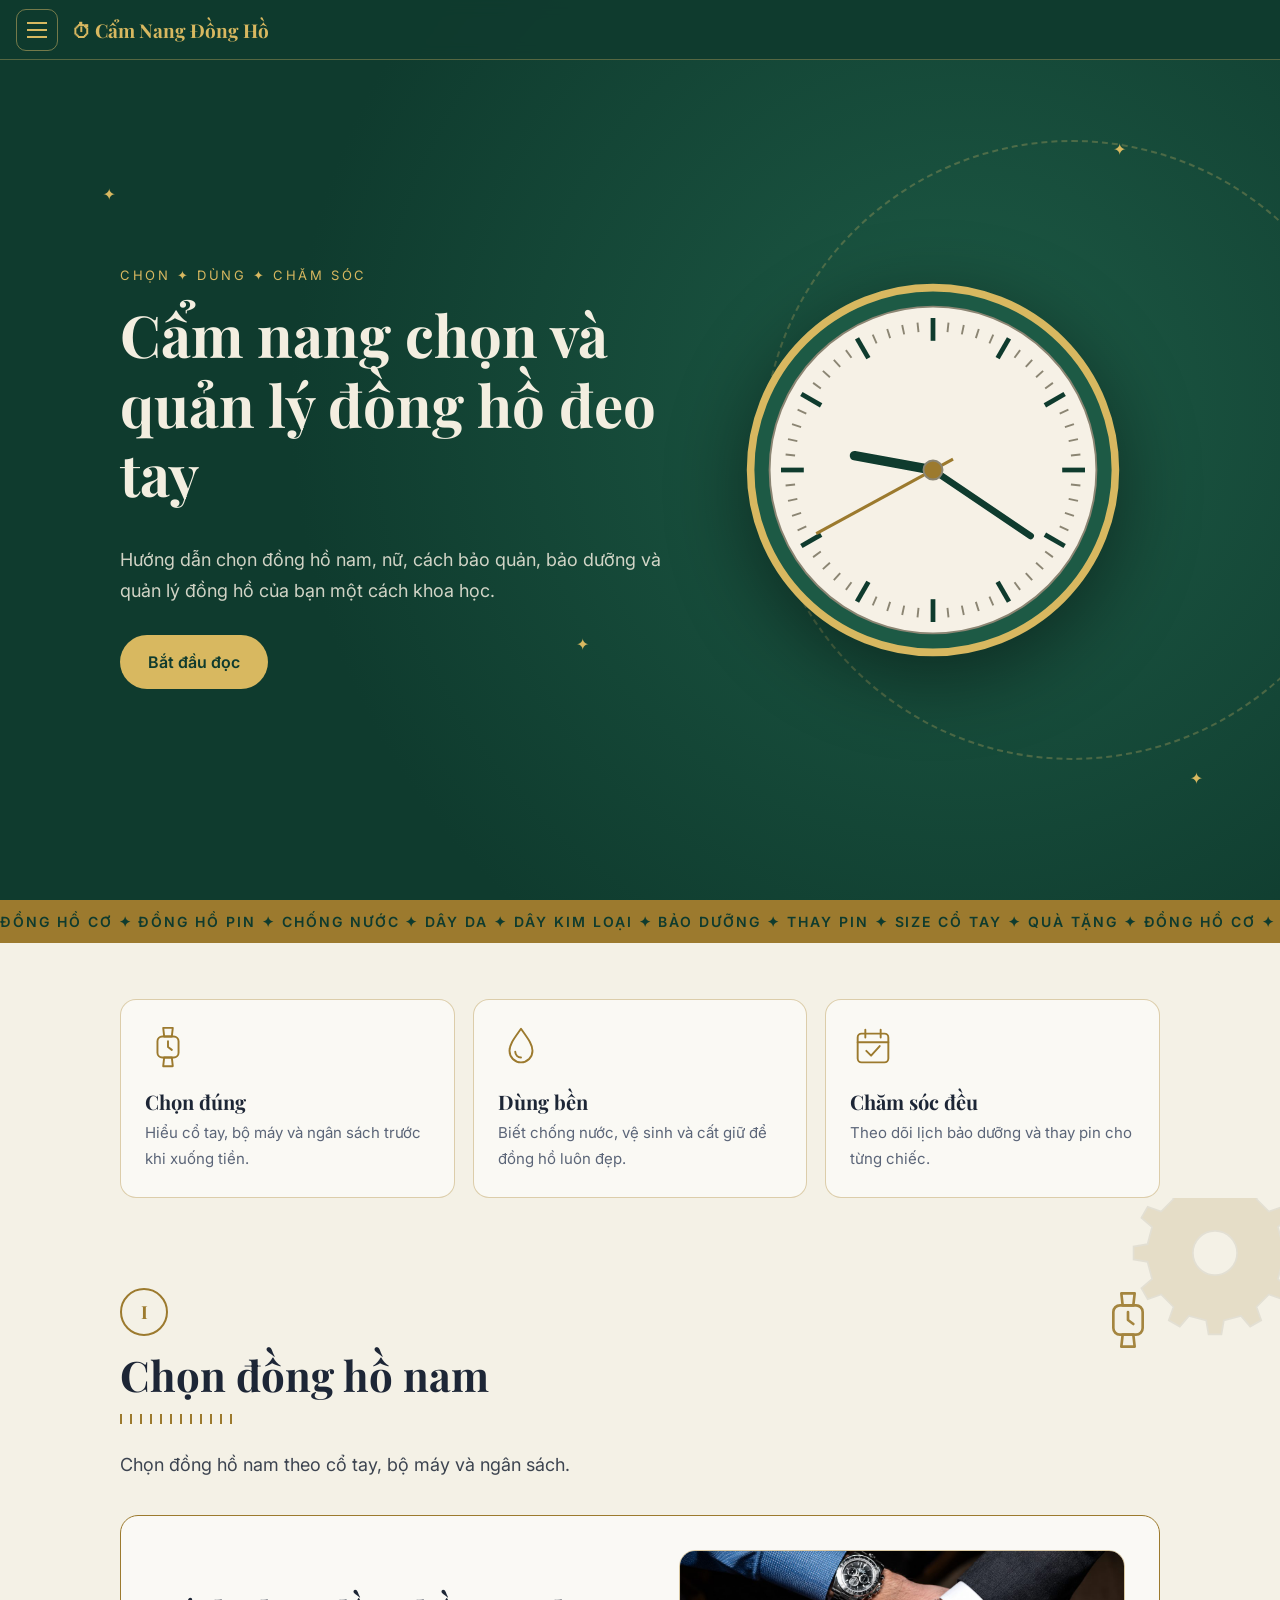
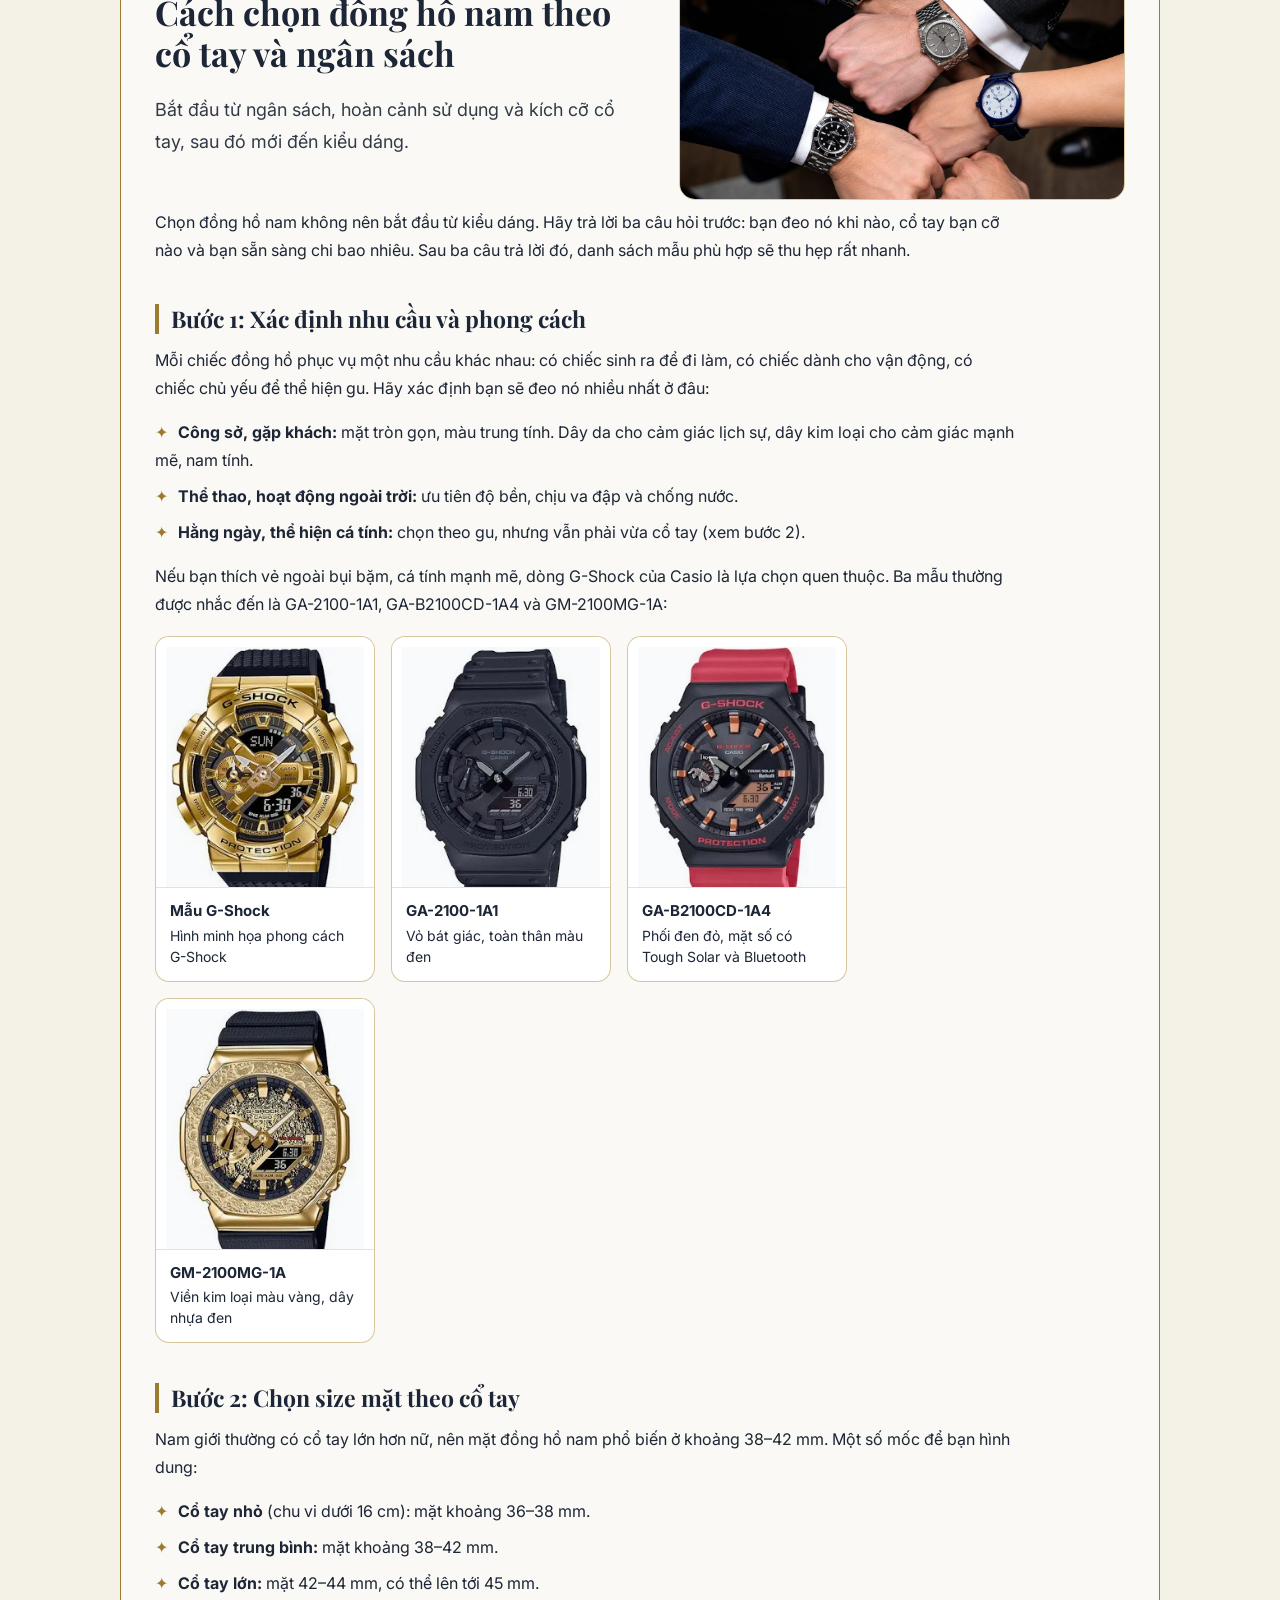
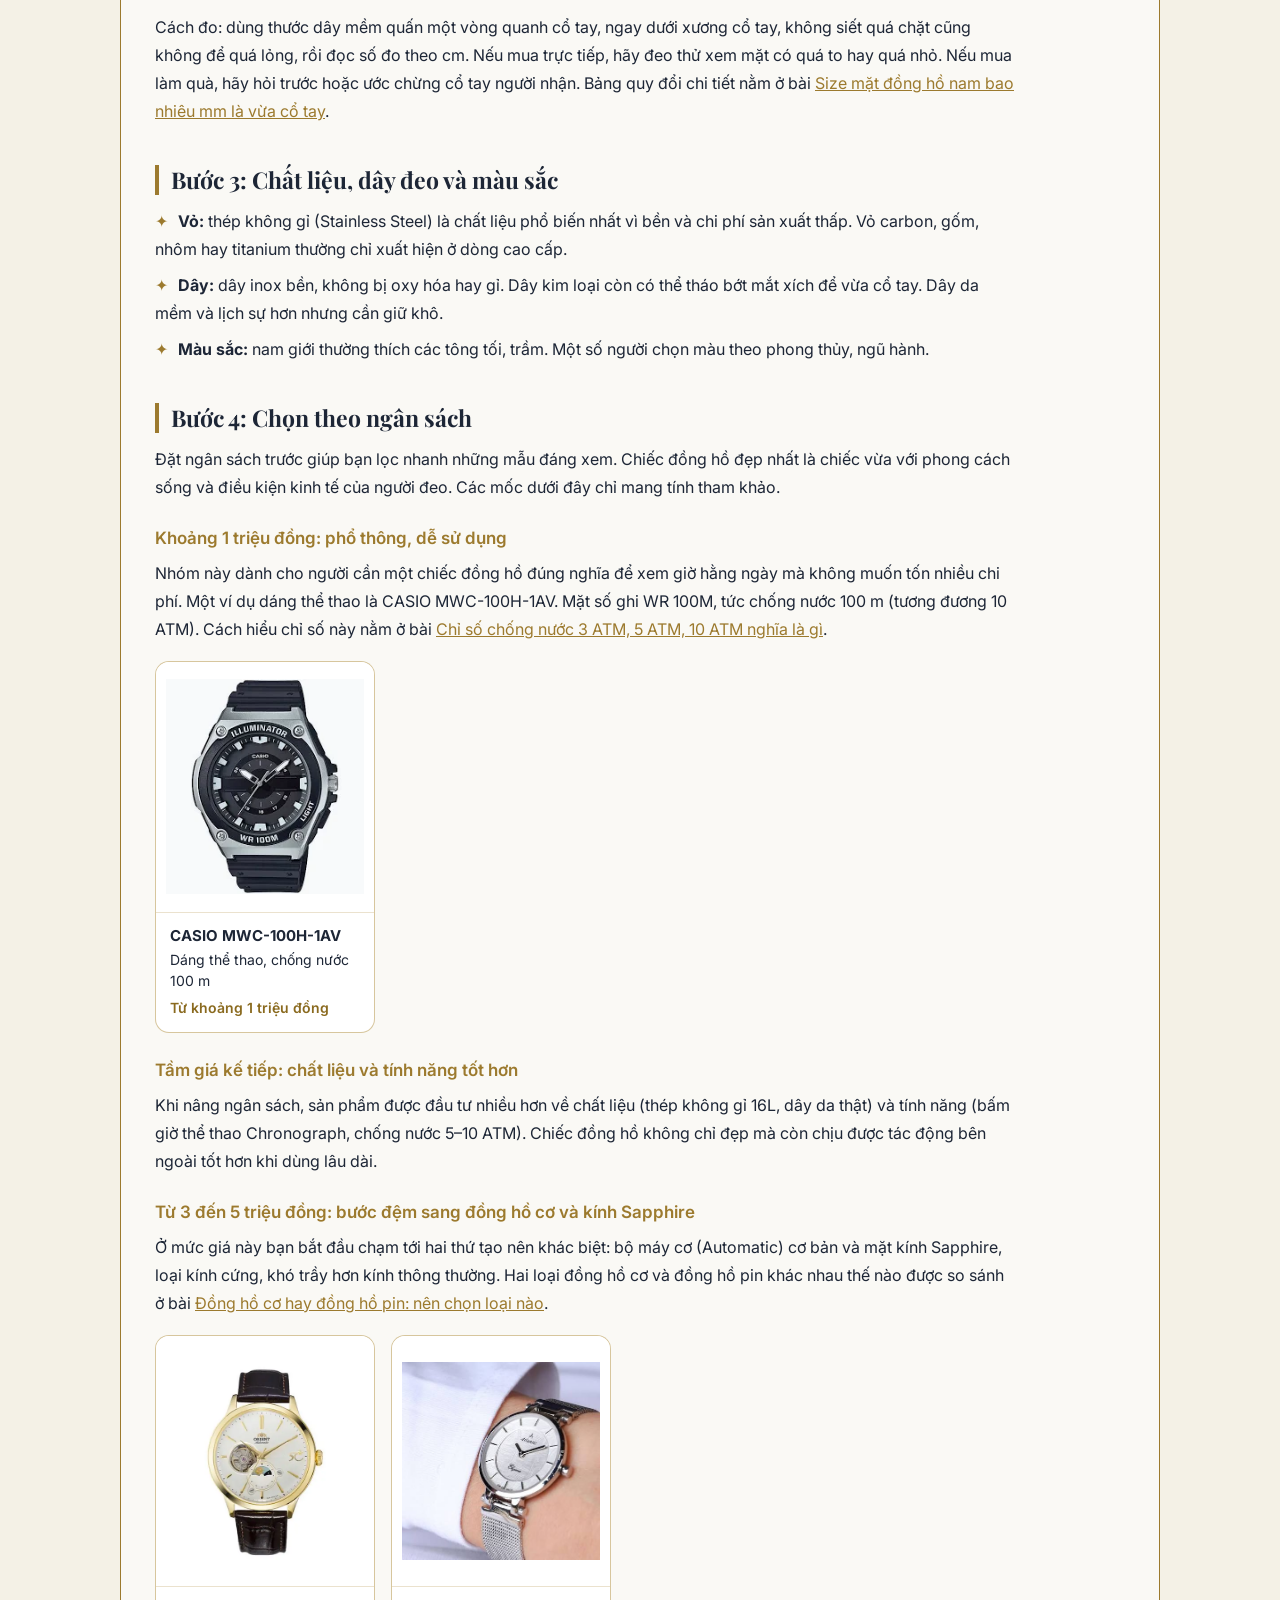
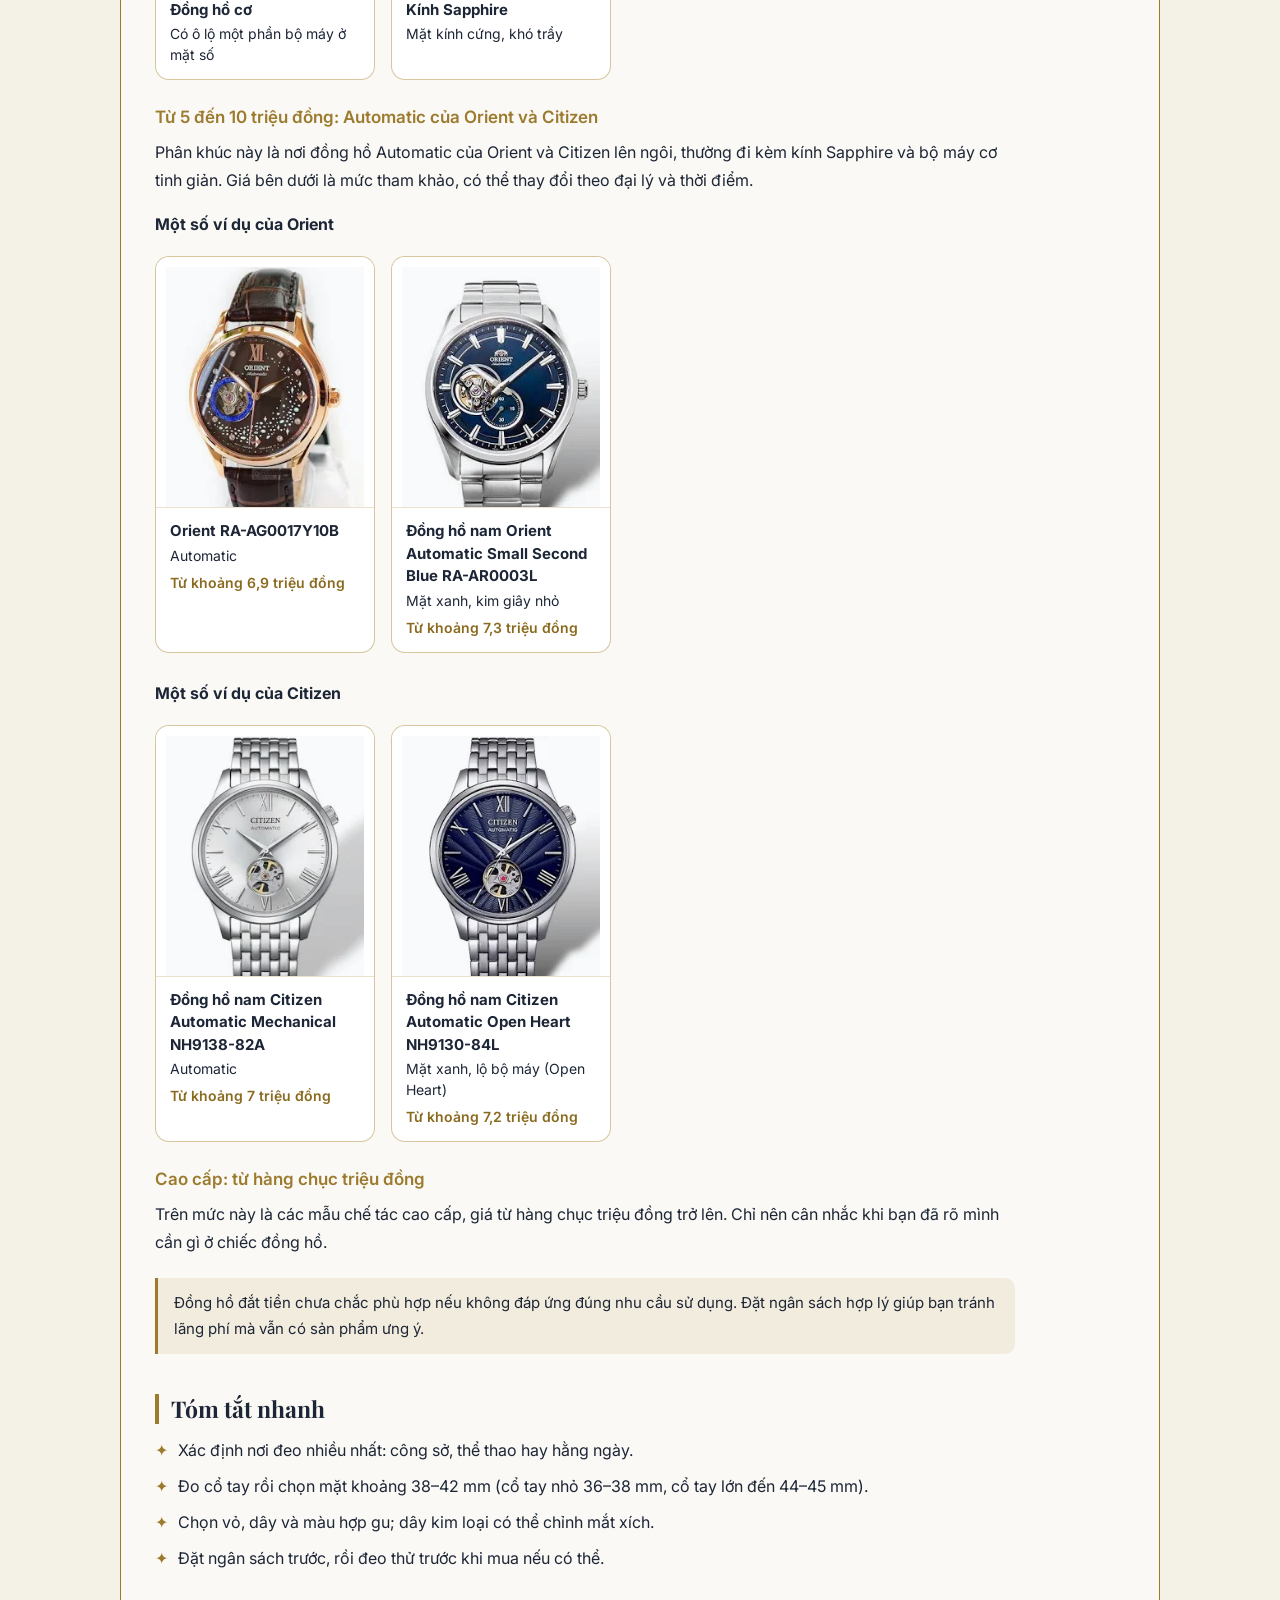
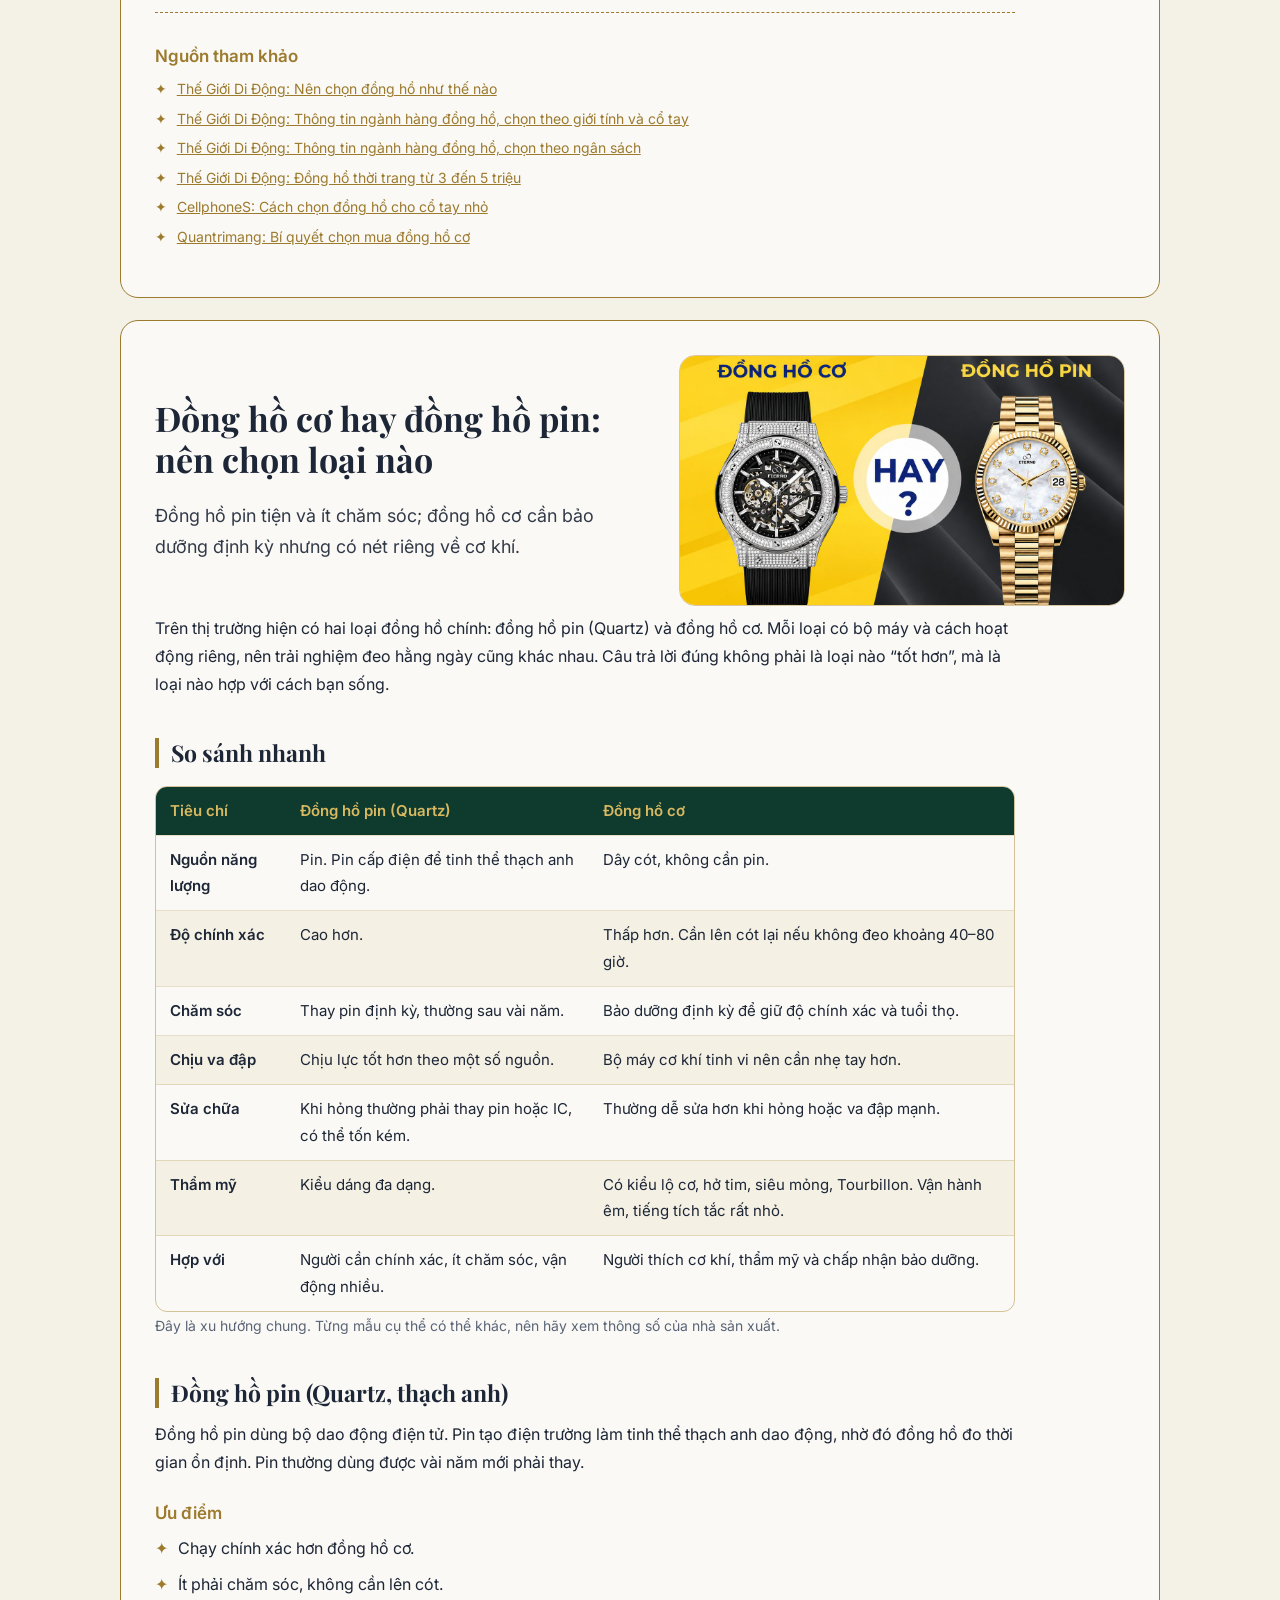
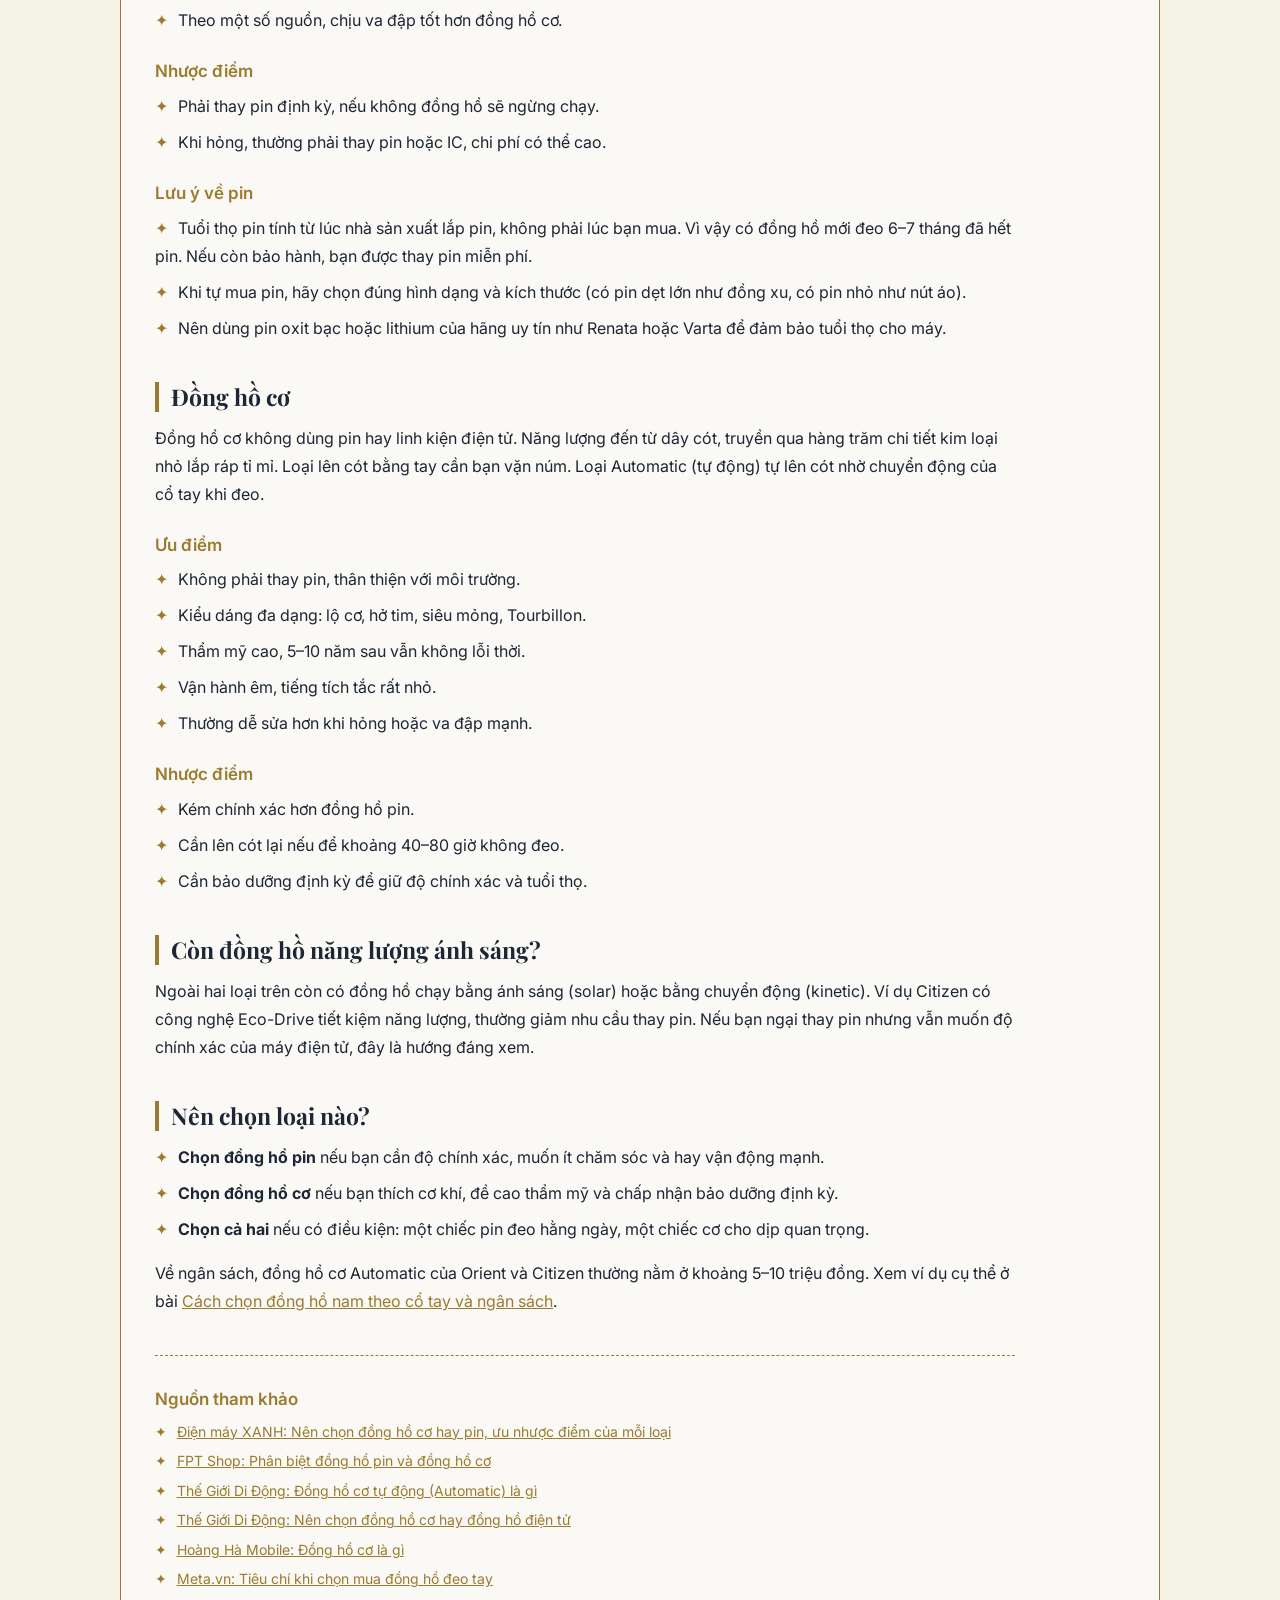
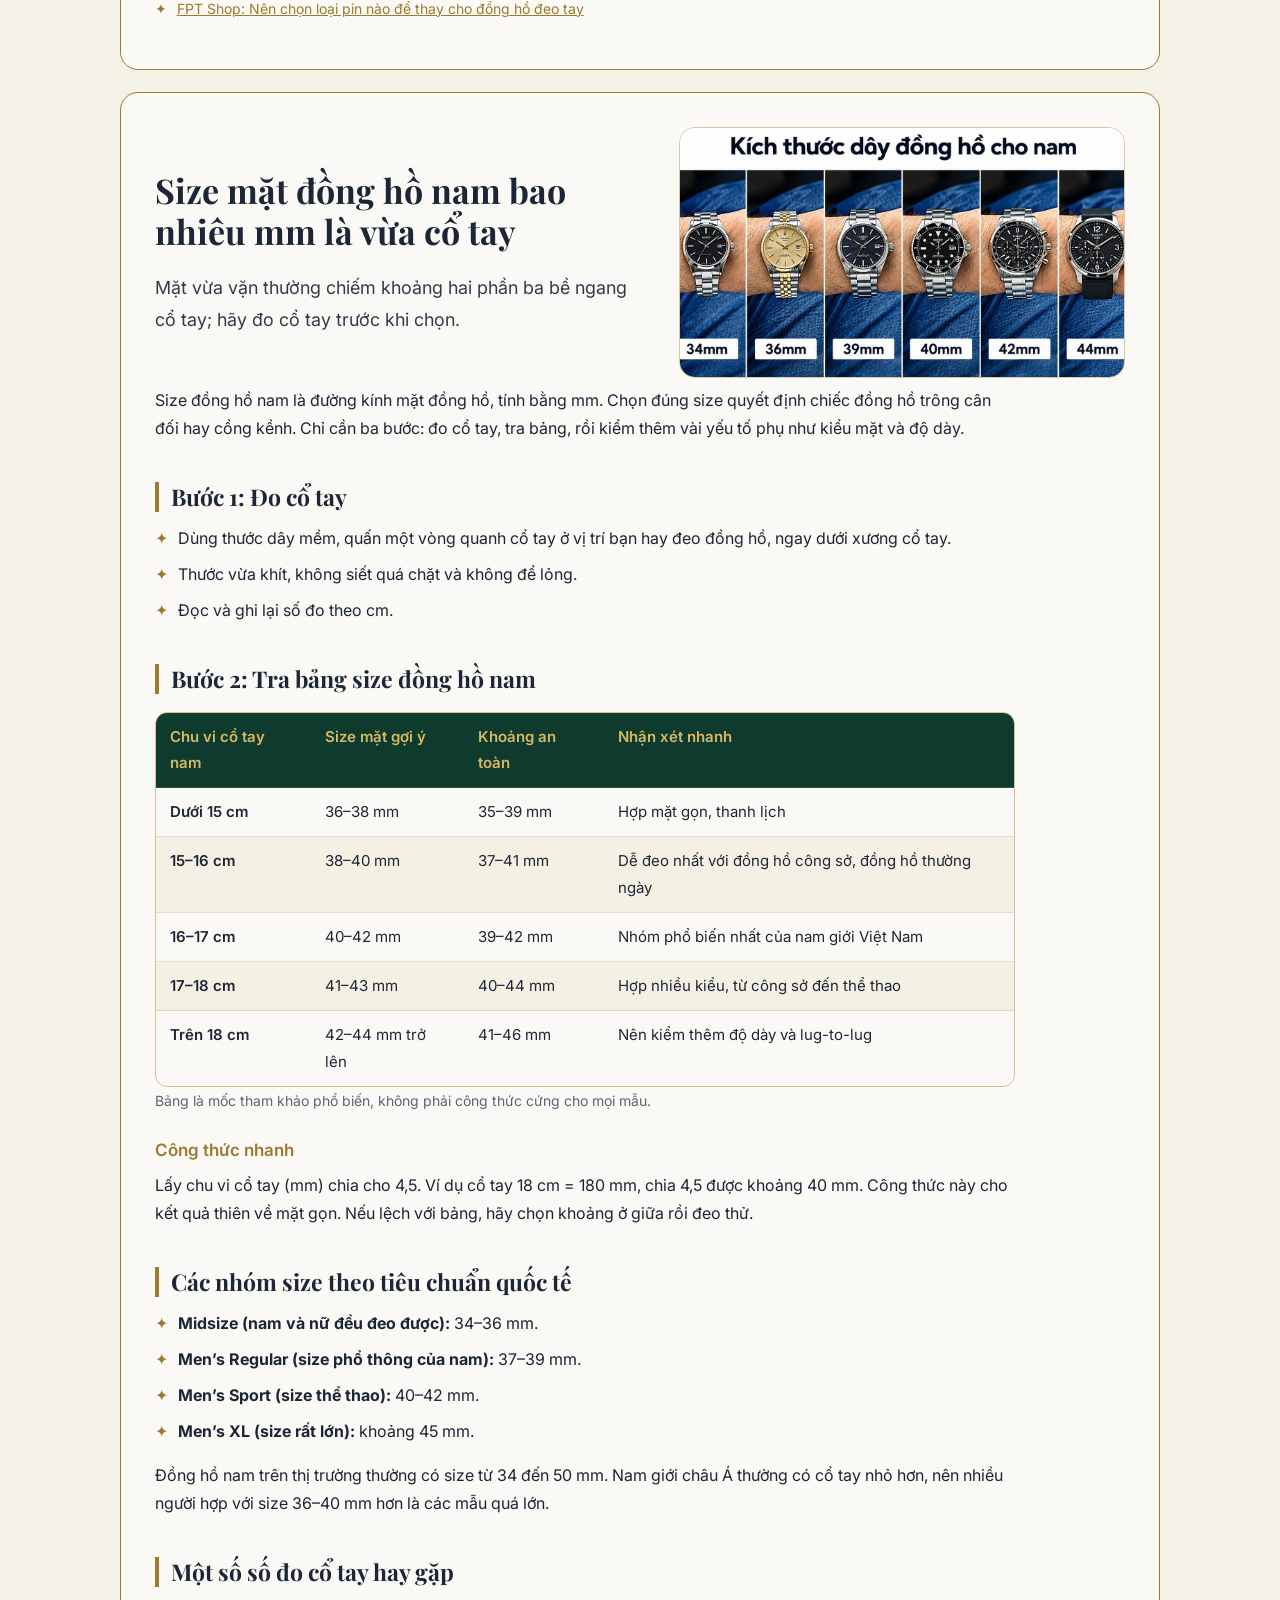
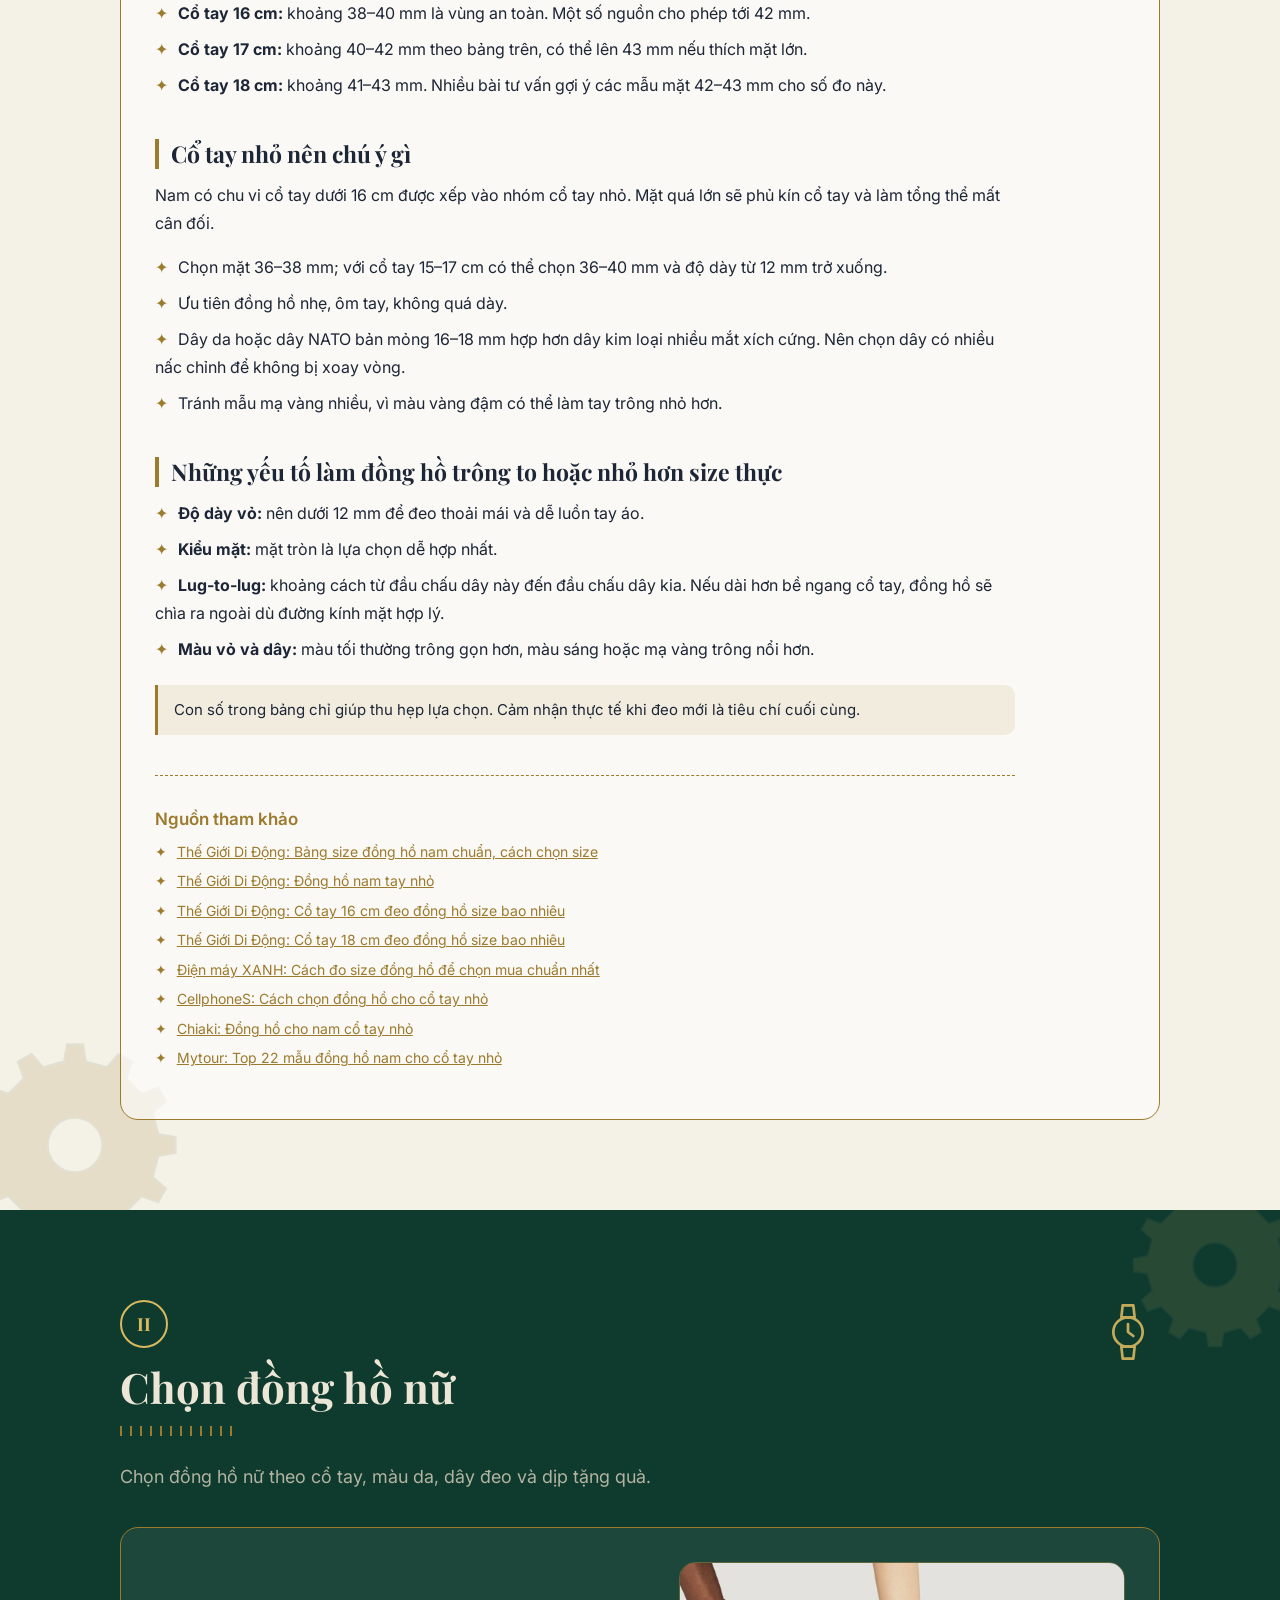
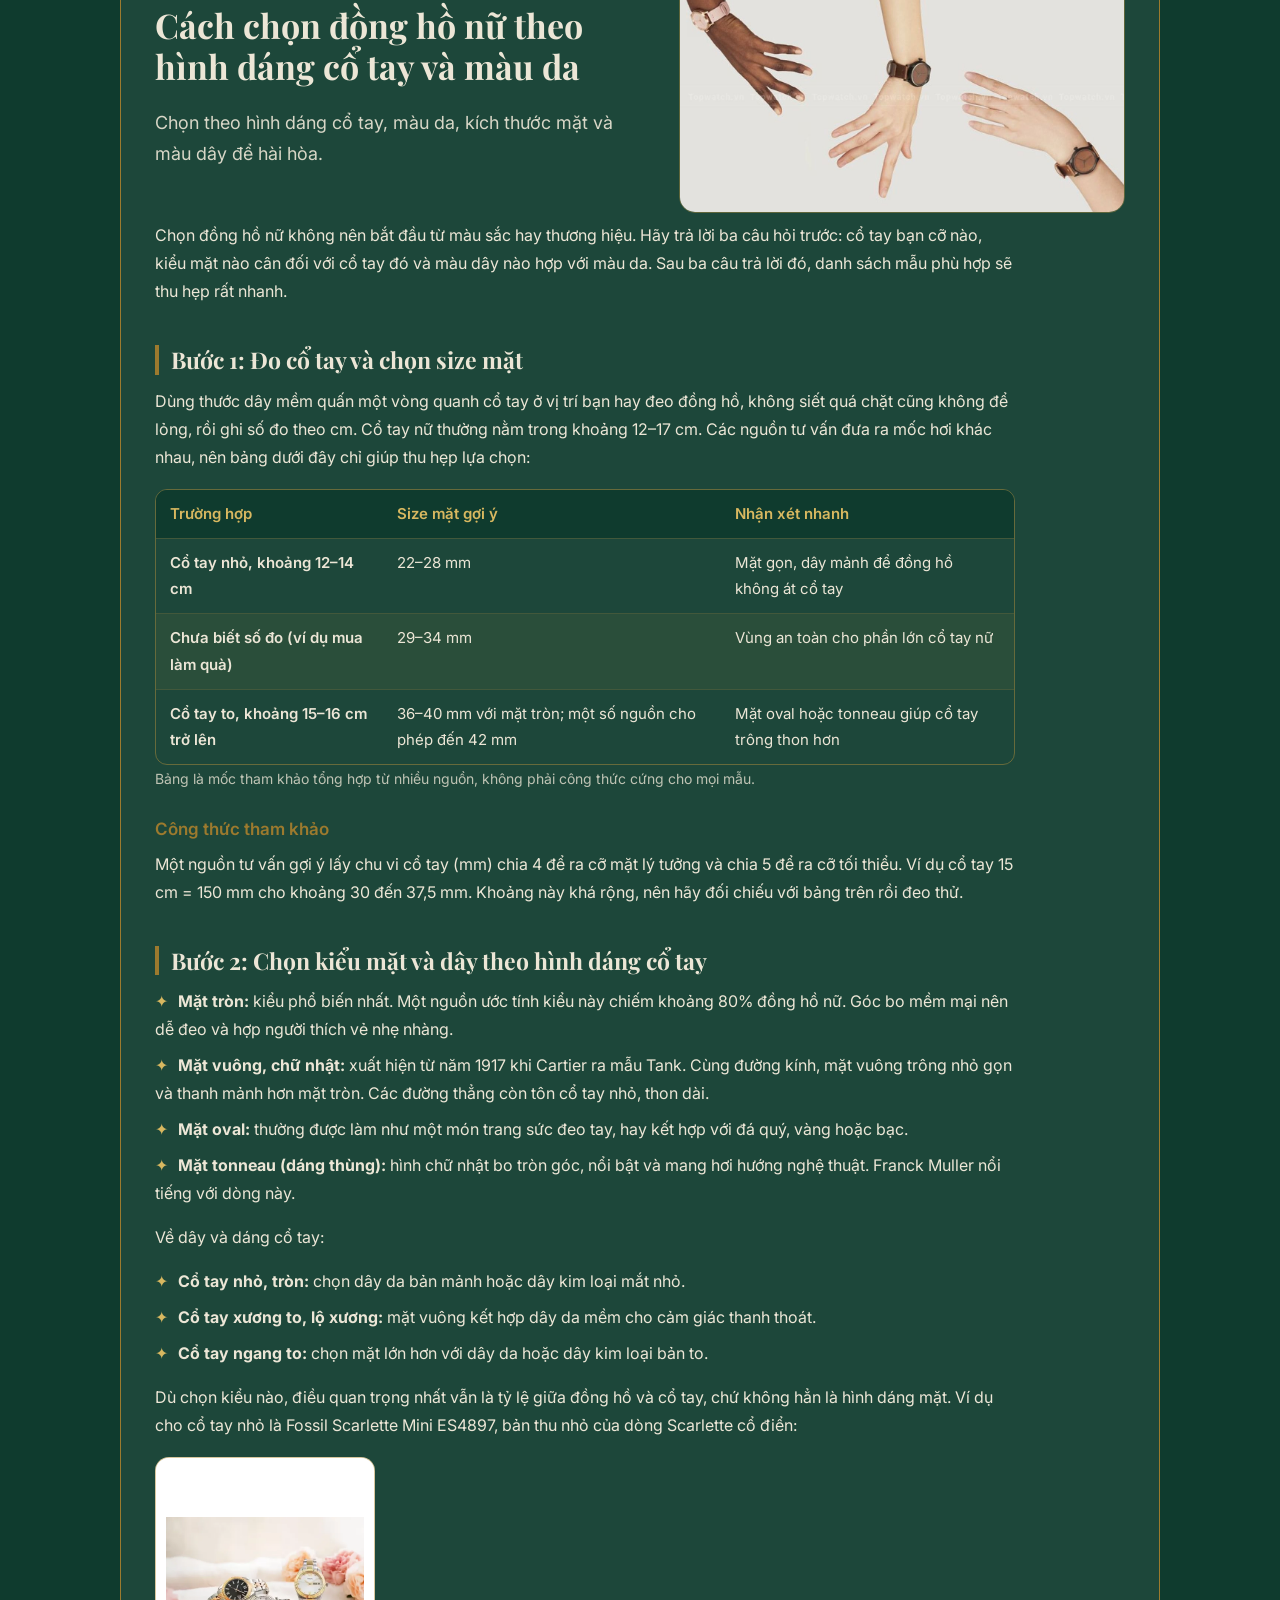
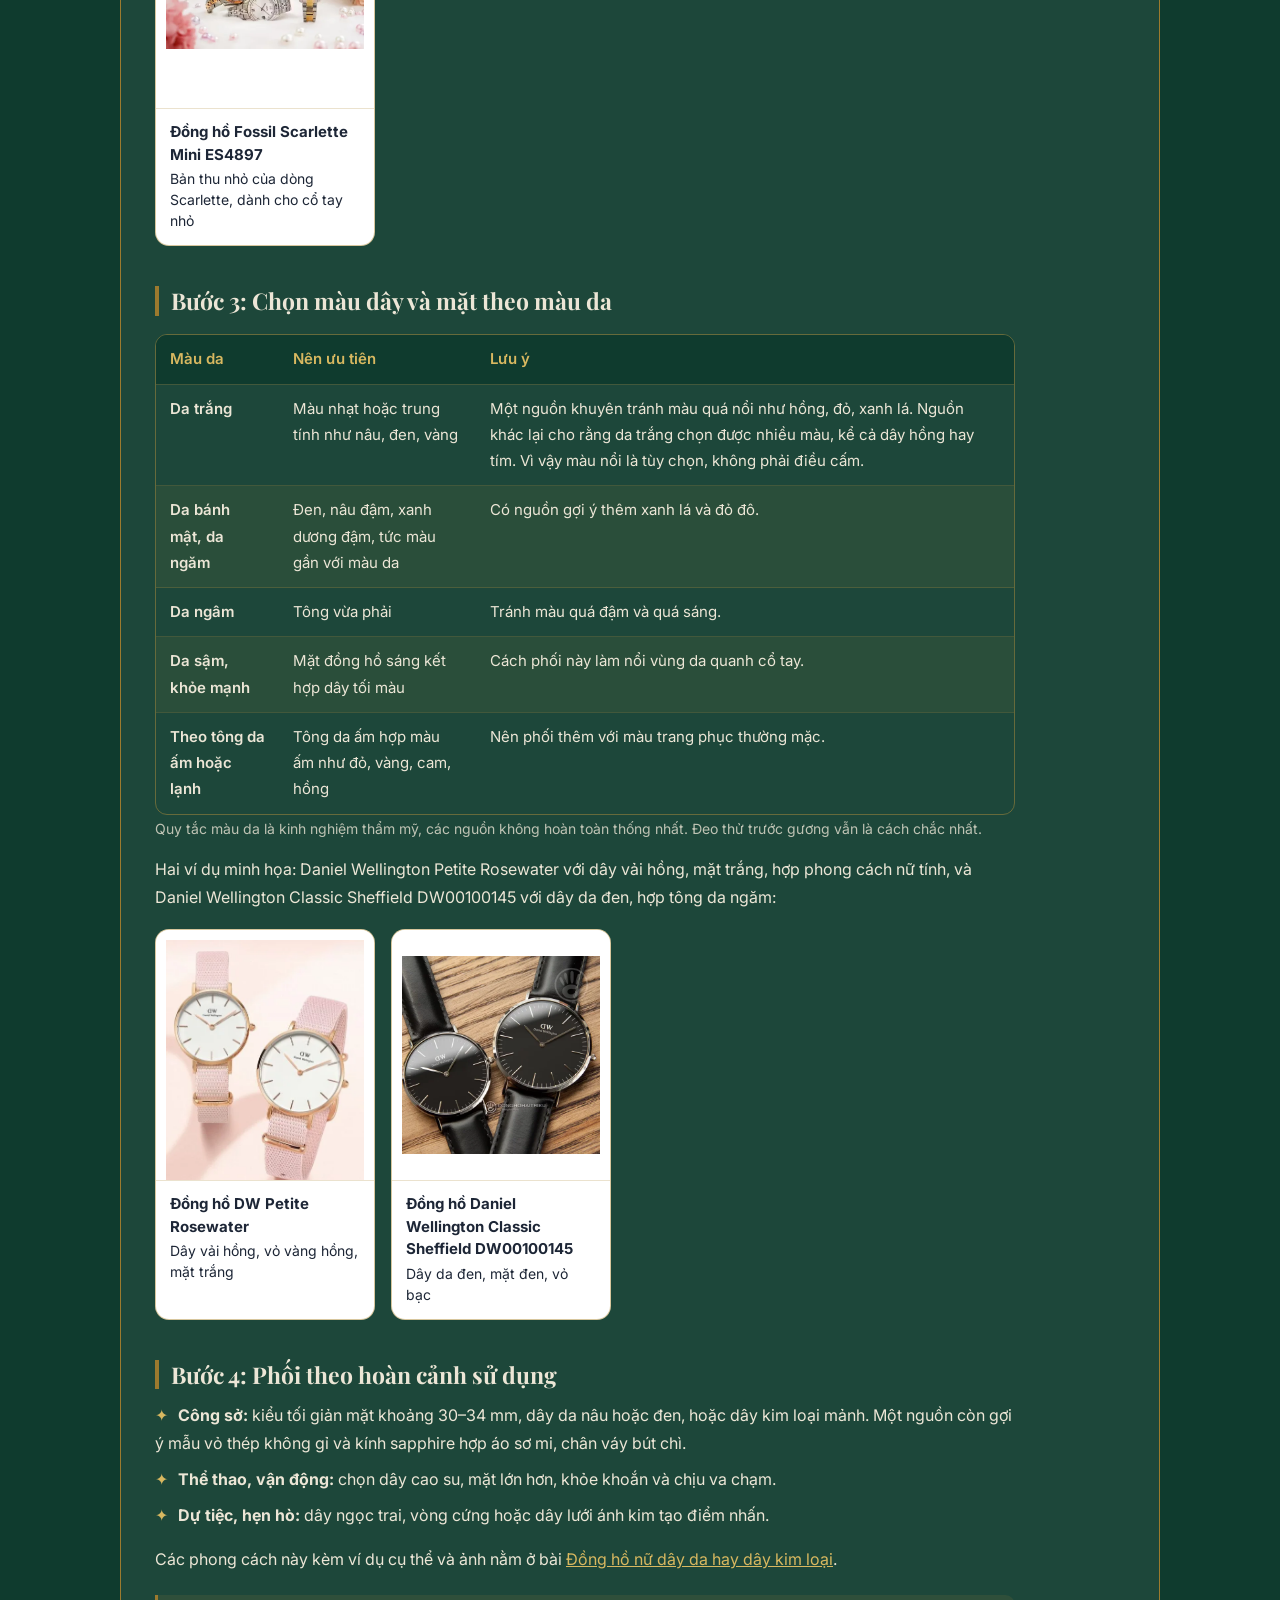
<file: mau-1/index.html>
<!doctype html><html lang="vi"><head><meta charset="utf-8"><meta name="viewport" content="width=device-width,initial-scale=1">
<title>Cẩm Nang Đồng Hồ - Chọn và quản lý đồng hồ đeo tay</title>
<meta name="description" content="Cẩm nang chọn và quản lý đồng hồ đeo tay: cách chọn đồng hồ nam, nữ, bảo quản, bảo dưỡng, chống nước và lịch chăm sóc.">
<link rel="canonical" href="https://camnangquanlydongho.vercel.app/"><meta property="og:title" content="Cẩm Nang Đồng Hồ"><meta property="og:type" content="website"><meta property="og:url" content="https://nguyenquison.github.io/camnangquanlydongho/"><meta property="og:locale" content="vi_VN">
<link rel="icon" href="data:image/svg+xml,%3Csvg xmlns='http://www.w3.org/2000/svg' viewBox='0 0 100 100'%3E%3Ctext y='.9em' font-size='90'%3E%E2%8F%B1%3C/text%3E%3C/svg%3E">
<link rel="preconnect" href="https://fonts.googleapis.com"><link rel="preconnect" href="https://fonts.gstatic.com" crossorigin>
<link href="https://fonts.googleapis.com/css2?family=Inter:wght@400;500;600&family=Playfair+Display:wght@500;700&display=swap" rel="stylesheet">
<link rel="stylesheet" href="style.css"><script>document.documentElement.className="js"</script></head>
<body id="top" class="t1"><div id="pg"></div>
<header><button id="mb" aria-label="Mở menu" aria-expanded="false" aria-controls="nav"><i></i><i></i><i></i></button><a class="logo" href="#top"><span class="tk">⏱</span> Cẩm Nang Đồng Hồ</a></header>
<nav id="nav" aria-label="Danh sách nội dung"><a class="m-cat" href="#top">Trang chủ</a><a class="m-cat" href="#chon-dong-ho-nam">Chọn đồng hồ nam</a><a class="m-art" href="#cach-chon-dong-ho-nam">Cách chọn đồng hồ nam theo cổ tay và ngân sách</a><a class="m-art" href="#dong-ho-co-hay-dong-ho-pin">Đồng hồ cơ hay đồng hồ pin: nên chọn loại nào</a><a class="m-art" href="#size-dong-ho-nam-theo-co-tay">Size mặt đồng hồ nam bao nhiêu mm là vừa cổ tay</a><a class="m-cat" href="#chon-dong-ho-nu">Chọn đồng hồ nữ</a><a class="m-art" href="#cach-chon-dong-ho-nu">Cách chọn đồng hồ nữ theo hình dáng cổ tay và màu da</a><a class="m-art" href="#dong-ho-nu-day-da-hay-day-kim-loai">Đồng hồ nữ dây da hay dây kim loại</a><a class="m-art" href="#chon-dong-ho-lam-qua-tang">Chọn đồng hồ làm quà tặng: những điều cần lưu ý</a><a class="m-cat" href="#bao-quan-bao-duong">Bảo quản và bảo dưỡng</a><a class="m-art" href="#cach-bao-quan-dong-ho">Cách bảo quản đồng hồ đeo tay đúng cách tại nhà</a><a class="m-art" href="#cach-ve-sinh-day-dong-ho">Cách vệ sinh dây da và dây kim loại của đồng hồ</a><a class="m-cat" href="#quan-ly-dong-ho">Quản lý đồng hồ</a><a class="m-art" href="#chi-so-chong-nuoc-atm">Chỉ số chống nước 3 ATM, 5 ATM, 10 ATM nghĩa là gì</a><a class="m-art" href="#bao-lau-nen-bao-duong-dong-ho">Bao lâu nên bảo dưỡng đồng hồ một lần</a><a class="m-cat" href="#ve-du-an">Về dự án</a><a class="m-cat" href="#lien-he">Liên hệ</a></nav><div id="veil"></div>
<section class="hero"><span class="orbit"></span><span class="tw t1">✦</span><span class="tw t2">✦</span><span class="tw t3">✦</span><span class="tw t4">✦</span><div class="wrap hg"><div class="ht"><p class="eyebrow">Chọn ✦ Dùng ✦ Chăm sóc</p><h1>Cẩm nang chọn và quản lý đồng hồ đeo tay</h1><p class="lead">Hướng dẫn chọn đồng hồ nam, nữ, cách bảo quản, bảo dưỡng và quản lý đồng hồ của bạn một cách khoa học.</p><a class="btn" href="#chon-dong-ho-nam">Bắt đầu đọc</a></div><div class="hw"><svg class="watch" viewBox="0 0 200 200" role="img" aria-label="Đồng hồ đang chạy"><circle cx="100" cy="100" r="96" class="case"/><circle cx="100" cy="100" r="86" class="dial"/><line x1="100" y1="20" x2="100" y2="32" transform="rotate(0 100 100)" class="t5"/><line x1="100" y1="22" x2="100" y2="27" transform="rotate(6 100 100)" class="t1"/><line x1="100" y1="22" x2="100" y2="27" transform="rotate(12 100 100)" class="t1"/><line x1="100" y1="22" x2="100" y2="27" transform="rotate(18 100 100)" class="t1"/><line x1="100" y1="22" x2="100" y2="27" transform="rotate(24 100 100)" class="t1"/><line x1="100" y1="20" x2="100" y2="32" transform="rotate(30 100 100)" class="t5"/><line x1="100" y1="22" x2="100" y2="27" transform="rotate(36 100 100)" class="t1"/><line x1="100" y1="22" x2="100" y2="27" transform="rotate(42 100 100)" class="t1"/><line x1="100" y1="22" x2="100" y2="27" transform="rotate(48 100 100)" class="t1"/><line x1="100" y1="22" x2="100" y2="27" transform="rotate(54 100 100)" class="t1"/><line x1="100" y1="20" x2="100" y2="32" transform="rotate(60 100 100)" class="t5"/><line x1="100" y1="22" x2="100" y2="27" transform="rotate(66 100 100)" class="t1"/><line x1="100" y1="22" x2="100" y2="27" transform="rotate(72 100 100)" class="t1"/><line x1="100" y1="22" x2="100" y2="27" transform="rotate(78 100 100)" class="t1"/><line x1="100" y1="22" x2="100" y2="27" transform="rotate(84 100 100)" class="t1"/><line x1="100" y1="20" x2="100" y2="32" transform="rotate(90 100 100)" class="t5"/><line x1="100" y1="22" x2="100" y2="27" transform="rotate(96 100 100)" class="t1"/><line x1="100" y1="22" x2="100" y2="27" transform="rotate(102 100 100)" class="t1"/><line x1="100" y1="22" x2="100" y2="27" transform="rotate(108 100 100)" class="t1"/><line x1="100" y1="22" x2="100" y2="27" transform="rotate(114 100 100)" class="t1"/><line x1="100" y1="20" x2="100" y2="32" transform="rotate(120 100 100)" class="t5"/><line x1="100" y1="22" x2="100" y2="27" transform="rotate(126 100 100)" class="t1"/><line x1="100" y1="22" x2="100" y2="27" transform="rotate(132 100 100)" class="t1"/><line x1="100" y1="22" x2="100" y2="27" transform="rotate(138 100 100)" class="t1"/><line x1="100" y1="22" x2="100" y2="27" transform="rotate(144 100 100)" class="t1"/><line x1="100" y1="20" x2="100" y2="32" transform="rotate(150 100 100)" class="t5"/><line x1="100" y1="22" x2="100" y2="27" transform="rotate(156 100 100)" class="t1"/><line x1="100" y1="22" x2="100" y2="27" transform="rotate(162 100 100)" class="t1"/><line x1="100" y1="22" x2="100" y2="27" transform="rotate(168 100 100)" class="t1"/><line x1="100" y1="22" x2="100" y2="27" transform="rotate(174 100 100)" class="t1"/><line x1="100" y1="20" x2="100" y2="32" transform="rotate(180 100 100)" class="t5"/><line x1="100" y1="22" x2="100" y2="27" transform="rotate(186 100 100)" class="t1"/><line x1="100" y1="22" x2="100" y2="27" transform="rotate(192 100 100)" class="t1"/><line x1="100" y1="22" x2="100" y2="27" transform="rotate(198 100 100)" class="t1"/><line x1="100" y1="22" x2="100" y2="27" transform="rotate(204 100 100)" class="t1"/><line x1="100" y1="20" x2="100" y2="32" transform="rotate(210 100 100)" class="t5"/><line x1="100" y1="22" x2="100" y2="27" transform="rotate(216 100 100)" class="t1"/><line x1="100" y1="22" x2="100" y2="27" transform="rotate(222 100 100)" class="t1"/><line x1="100" y1="22" x2="100" y2="27" transform="rotate(228 100 100)" class="t1"/><line x1="100" y1="22" x2="100" y2="27" transform="rotate(234 100 100)" class="t1"/><line x1="100" y1="20" x2="100" y2="32" transform="rotate(240 100 100)" class="t5"/><line x1="100" y1="22" x2="100" y2="27" transform="rotate(246 100 100)" class="t1"/><line x1="100" y1="22" x2="100" y2="27" transform="rotate(252 100 100)" class="t1"/><line x1="100" y1="22" x2="100" y2="27" transform="rotate(258 100 100)" class="t1"/><line x1="100" y1="22" x2="100" y2="27" transform="rotate(264 100 100)" class="t1"/><line x1="100" y1="20" x2="100" y2="32" transform="rotate(270 100 100)" class="t5"/><line x1="100" y1="22" x2="100" y2="27" transform="rotate(276 100 100)" class="t1"/><line x1="100" y1="22" x2="100" y2="27" transform="rotate(282 100 100)" class="t1"/><line x1="100" y1="22" x2="100" y2="27" transform="rotate(288 100 100)" class="t1"/><line x1="100" y1="22" x2="100" y2="27" transform="rotate(294 100 100)" class="t1"/><line x1="100" y1="20" x2="100" y2="32" transform="rotate(300 100 100)" class="t5"/><line x1="100" y1="22" x2="100" y2="27" transform="rotate(306 100 100)" class="t1"/><line x1="100" y1="22" x2="100" y2="27" transform="rotate(312 100 100)" class="t1"/><line x1="100" y1="22" x2="100" y2="27" transform="rotate(318 100 100)" class="t1"/><line x1="100" y1="22" x2="100" y2="27" transform="rotate(324 100 100)" class="t1"/><line x1="100" y1="20" x2="100" y2="32" transform="rotate(330 100 100)" class="t5"/><line x1="100" y1="22" x2="100" y2="27" transform="rotate(336 100 100)" class="t1"/><line x1="100" y1="22" x2="100" y2="27" transform="rotate(342 100 100)" class="t1"/><line x1="100" y1="22" x2="100" y2="27" transform="rotate(348 100 100)" class="t1"/><line x1="100" y1="22" x2="100" y2="27" transform="rotate(354 100 100)" class="t1"/><line id="hh" x1="100" y1="100" x2="100" y2="58" class="hh"/><line id="mh" x1="100" y1="100" x2="100" y2="38" class="mh"/><line id="sh" x1="100" y1="112" x2="100" y2="30" class="sh2"/><circle cx="100" cy="100" r="5" class="pin"/></svg></div></div></section><div class="mq" aria-hidden="true"><div>Đồng hồ cơ ✦ Đồng hồ pin ✦ Chống nước ✦ Dây da ✦ Dây kim loại ✦ Bảo dưỡng ✦ Thay pin ✦ Size cổ tay ✦ Quà tặng ✦ Đồng hồ cơ ✦ Đồng hồ pin ✦ Chống nước ✦ Dây da ✦ Dây kim loại ✦ Bảo dưỡng ✦ Thay pin ✦ Size cổ tay ✦ Quà tặng ✦ Đồng hồ cơ ✦ Đồng hồ pin ✦ Chống nước ✦ Dây da ✦ Dây kim loại ✦ Bảo dưỡng ✦ Thay pin ✦ Size cổ tay ✦ Quà tặng ✦ Đồng hồ cơ ✦ Đồng hồ pin ✦ Chống nước ✦ Dây da ✦ Dây kim loại ✦ Bảo dưỡng ✦ Thay pin ✦ Size cổ tay ✦ Quà tặng ✦ </div></div><section class="light fw"><div class="feat"><div class="reveal"><svg class="ic" viewBox="0 0 48 48" fill="none" stroke="currentColor" stroke-width="2" stroke-linecap="round" stroke-linejoin="round" aria-hidden="true"><rect x="13" y="13" width="22" height="22" rx="5"/><path d="M24 18v6l4 3M19 4h10l-1 9H20zM20 35h8l1 9H19z"/></svg><h3>Chọn đúng</h3><p>Hiểu cổ tay, bộ máy và ngân sách trước khi xuống tiền.</p></div><div class="reveal"><svg class="ic" viewBox="0 0 48 48" fill="none" stroke="currentColor" stroke-width="2" stroke-linecap="round" stroke-linejoin="round" aria-hidden="true"><path d="M24 5C17 15 12 21 12 28a12 12 0 0024 0c0-7-5-13-12-23z"/><path d="M18 29a6 6 0 006 6"/></svg><h3>Dùng bền</h3><p>Biết chống nước, vệ sinh và cất giữ để đồng hồ luôn đẹp.</p></div><div class="reveal"><svg class="ic" viewBox="0 0 48 48" fill="none" stroke="currentColor" stroke-width="2" stroke-linecap="round" stroke-linejoin="round" aria-hidden="true"><rect x="8" y="10" width="32" height="30" rx="4"/><path d="M8 19h32M16 6v8M32 6v8M17 28l5 5 9-10"/></svg><h3>Chăm sóc đều</h3><p>Theo dõi lịch bảo dưỡng và thay pin cho từng chiếc.</p></div></div></section>
<section id="chon-dong-ho-nam" class="sec light"><span class="gear g1"><svg viewBox="0 0 100 100" aria-hidden="true"><path fill-rule="evenodd" fill="currentColor" d="M89.7 44.8L97.9 46.2L97.9 53.8L89.7 55.2L87.0 65.3L93.3 70.7L89.6 77.2L81.7 74.4L74.4 81.7L77.2 89.6L70.7 93.3L65.3 87.0L55.2 89.7L53.8 97.9L46.2 97.9L44.8 89.7L34.7 87.0L29.3 93.3L22.8 89.6L25.6 81.7L18.3 74.4L10.4 77.2L6.7 70.7L13.0 65.3L10.3 55.2L2.1 53.8L2.1 46.2L10.3 44.8L13.0 34.7L6.7 29.3L10.4 22.8L18.3 25.6L25.6 18.3L22.8 10.4L29.3 6.7L34.7 13.0L44.8 10.3L46.2 2.1L53.8 2.1L55.2 10.3L65.3 13.0L70.7 6.7L77.2 10.4L74.4 18.3L81.7 25.6L89.6 22.8L93.3 29.3L87.0 34.7ZM37 50a13 13 0 1 0 26 0a13 13 0 1 0 -26 0Z"/></svg></span><span class="gear g2 r"><svg viewBox="0 0 100 100" aria-hidden="true"><path fill-rule="evenodd" fill="currentColor" d="M89.7 44.8L97.9 46.2L97.9 53.8L89.7 55.2L87.0 65.3L93.3 70.7L89.6 77.2L81.7 74.4L74.4 81.7L77.2 89.6L70.7 93.3L65.3 87.0L55.2 89.7L53.8 97.9L46.2 97.9L44.8 89.7L34.7 87.0L29.3 93.3L22.8 89.6L25.6 81.7L18.3 74.4L10.4 77.2L6.7 70.7L13.0 65.3L10.3 55.2L2.1 53.8L2.1 46.2L10.3 44.8L13.0 34.7L6.7 29.3L10.4 22.8L18.3 25.6L25.6 18.3L22.8 10.4L29.3 6.7L34.7 13.0L44.8 10.3L46.2 2.1L53.8 2.1L55.2 10.3L65.3 13.0L70.7 6.7L77.2 10.4L74.4 18.3L81.7 25.6L89.6 22.8L93.3 29.3L87.0 34.7ZM37 50a13 13 0 1 0 26 0a13 13 0 1 0 -26 0Z"/></svg></span><div class="wrap"><div class="sh reveal"><span class="num">I</span><span class="ico"><svg class="ic" viewBox="0 0 48 48" fill="none" stroke="currentColor" stroke-width="2" stroke-linecap="round" stroke-linejoin="round" aria-hidden="true"><rect x="13" y="13" width="22" height="22" rx="5"/><path d="M24 18v6l4 3M19 4h10l-1 9H20zM20 35h8l1 9H19z"/></svg></span><h2>Chọn đồng hồ nam</h2><p class="lead">Chọn đồng hồ nam theo cổ tay, bộ máy và ngân sách.</p></div><div class="arts"><article id="cach-chon-dong-ho-nam" class="art full"><div class="head reveal"><div class="txt"><h3>Cách chọn đồng hồ nam theo cổ tay và ngân sách</h3><p class="sum">Bắt đầu từ ngân sách, hoàn cảnh sử dụng và kích cỡ cổ tay, sau đó mới đến kiểu dáng.</p></div><figure class="fig"><img src="anh/cach-chon-dong-ho-nam.jpg" alt="Cách chọn đồng hồ nam theo cổ tay và ngân sách" loading="lazy" width="1280" height="720"></figure></div><div class="body"><p>Chọn đồng hồ nam không nên bắt đầu từ kiểu dáng. Hãy trả lời ba câu hỏi trước: bạn đeo nó khi nào, cổ tay bạn cỡ nào và bạn sẵn sàng chi bao nhiêu. Sau ba câu trả lời đó, danh sách mẫu phù hợp sẽ thu hẹp rất nhanh.</p><h4>Bước 1: Xác định nhu cầu và phong cách</h4><p>Mỗi chiếc đồng hồ phục vụ một nhu cầu khác nhau: có chiếc sinh ra để đi làm, có chiếc dành cho vận động, có chiếc chủ yếu để thể hiện gu. Hãy xác định bạn sẽ đeo nó nhiều nhất ở đâu:</p><ul><li><b>Công sở, gặp khách:</b> mặt tròn gọn, màu trung tính. Dây da cho cảm giác lịch sự, dây kim loại cho cảm giác mạnh mẽ, nam tính.</li><li><b>Thể thao, hoạt động ngoài trời:</b> ưu tiên độ bền, chịu va đập và chống nước.</li><li><b>Hằng ngày, thể hiện cá tính:</b> chọn theo gu, nhưng vẫn phải vừa cổ tay (xem bước 2).</li></ul><p>Nếu bạn thích vẻ ngoài bụi bặm, cá tính mạnh mẽ, dòng G-Shock của Casio là lựa chọn quen thuộc. Ba mẫu thường được nhắc đến là GA-2100-1A1, GA-B2100CD-1A4 và GM-2100MG-1A:</p><div class="gal"><figure class="pf"><div class="pi"><img src="anh/g-shock-mau.webp" alt="Đồng hồ Casio G-Shock mặt vàng, dây nhựa đen" loading="lazy"></div><figcaption><b>Mẫu G-Shock</b>Hình minh họa phong cách G-Shock</figcaption></figure><figure class="pf"><div class="pi"><img src="anh/ga-2100-1a1.webp" alt="Đồng hồ Casio G-Shock GA-2100-1A1 màu đen" loading="lazy"></div><figcaption><b>GA-2100-1A1</b>Vỏ bát giác, toàn thân màu đen</figcaption></figure><figure class="pf"><div class="pi"><img src="anh/ga-b2100cd-1a4.webp" alt="Đồng hồ Casio G-Shock GA-B2100CD-1A4 phối đen đỏ" loading="lazy"></div><figcaption><b>GA-B2100CD-1A4</b>Phối đen đỏ, mặt số có Tough Solar và Bluetooth</figcaption></figure><figure class="pf"><div class="pi"><img src="anh/gm-2100mg-1a.webp" alt="Đồng hồ Casio G-Shock GM-2100MG-1A viền kim loại vàng" loading="lazy"></div><figcaption><b>GM-2100MG-1A</b>Viền kim loại màu vàng, dây nhựa đen</figcaption></figure></div><h4>Bước 2: Chọn size mặt theo cổ tay</h4><p>Nam giới thường có cổ tay lớn hơn nữ, nên mặt đồng hồ nam phổ biến ở khoảng 38–42 mm. Một số mốc để bạn hình dung:</p><ul><li><b>Cổ tay nhỏ</b> (chu vi dưới 16 cm): mặt khoảng 36–38 mm.</li><li><b>Cổ tay trung bình:</b> mặt khoảng 38–42 mm.</li><li><b>Cổ tay lớn:</b> mặt 42–44 mm, có thể lên tới 45 mm.</li></ul><p>Cách đo: dùng thước dây mềm quấn một vòng quanh cổ tay, ngay dưới xương cổ tay, không siết quá chặt cũng không để quá lỏng, rồi đọc số đo theo cm. Nếu mua trực tiếp, hãy đeo thử xem mặt có quá to hay quá nhỏ. Nếu mua làm quà, hãy hỏi trước hoặc ước chừng cổ tay người nhận. Bảng quy đổi chi tiết nằm ở bài <a href="#size-dong-ho-nam-theo-co-tay">Size mặt đồng hồ nam bao nhiêu mm là vừa cổ tay</a>.</p><h4>Bước 3: Chất liệu, dây đeo và màu sắc</h4><ul><li><b>Vỏ:</b> thép không gỉ (Stainless Steel) là chất liệu phổ biến nhất vì bền và chi phí sản xuất thấp. Vỏ carbon, gốm, nhôm hay titanium thường chỉ xuất hiện ở dòng cao cấp.</li><li><b>Dây:</b> dây inox bền, không bị oxy hóa hay gỉ. Dây kim loại còn có thể tháo bớt mắt xích để vừa cổ tay. Dây da mềm và lịch sự hơn nhưng cần giữ khô.</li><li><b>Màu sắc:</b> nam giới thường thích các tông tối, trầm. Một số người chọn màu theo phong thủy, ngũ hành.</li></ul><h4>Bước 4: Chọn theo ngân sách</h4><p>Đặt ngân sách trước giúp bạn lọc nhanh những mẫu đáng xem. Chiếc đồng hồ đẹp nhất là chiếc vừa với phong cách sống và điều kiện kinh tế của người đeo. Các mốc dưới đây chỉ mang tính tham khảo.</p><h5>Khoảng 1 triệu đồng: phổ thông, dễ sử dụng</h5><p>Nhóm này dành cho người cần một chiếc đồng hồ đúng nghĩa để xem giờ hằng ngày mà không muốn tốn nhiều chi phí. Một ví dụ dáng thể thao là CASIO MWC-100H-1AV. Mặt số ghi WR 100M, tức chống nước 100 m (tương đương 10 ATM). Cách hiểu chỉ số này nằm ở bài <a href="#chi-so-chong-nuoc-atm">Chỉ số chống nước 3 ATM, 5 ATM, 10 ATM nghĩa là gì</a>.</p><div class="gal"><figure class="pf"><div class="pi"><img src="anh/casio-mwc-100h-1av.webp" alt="Đồng hồ Casio MWC-100H-1AV dáng thể thao, dây nhựa đen" loading="lazy"></div><figcaption><b>CASIO MWC-100H-1AV</b>Dáng thể thao, chống nước 100 m<span class="pr">Từ khoảng 1 triệu đồng</span></figcaption></figure></div><h5>Tầm giá kế tiếp: chất liệu và tính năng tốt hơn</h5><p>Khi nâng ngân sách, sản phẩm được đầu tư nhiều hơn về chất liệu (thép không gỉ 16L, dây da thật) và tính năng (bấm giờ thể thao Chronograph, chống nước 5–10 ATM). Chiếc đồng hồ không chỉ đẹp mà còn chịu được tác động bên ngoài tốt hơn khi dùng lâu dài.</p><h5>Từ 3 đến 5 triệu đồng: bước đệm sang đồng hồ cơ và kính Sapphire</h5><p>Ở mức giá này bạn bắt đầu chạm tới hai thứ tạo nên khác biệt: bộ máy cơ (Automatic) cơ bản và mặt kính Sapphire, loại kính cứng, khó trầy hơn kính thông thường. Hai loại đồng hồ cơ và đồng hồ pin khác nhau thế nào được so sánh ở bài <a href="#dong-ho-co-hay-dong-ho-pin">Đồng hồ cơ hay đồng hồ pin: nên chọn loại nào</a>.</p><div class="gal"><figure class="pf"><div class="pi"><img src="anh/dong-ho-co.webp" alt="Đồng hồ cơ Orient Automatic mặt trắng lộ bộ máy, dây da nâu" loading="lazy"></div><figcaption><b>Đồng hồ cơ</b>Có ô lộ một phần bộ máy ở mặt số</figcaption></figure><figure class="pf"><div class="pi"><img src="anh/kinh-sapphire.jpg" alt="Đồng hồ dây lưới kim loại dùng mặt kính Sapphire trên cổ tay" loading="lazy"></div><figcaption><b>Kính Sapphire</b>Mặt kính cứng, khó trầy</figcaption></figure></div><h5>Từ 5 đến 10 triệu đồng: Automatic của Orient và Citizen</h5><p>Phân khúc này là nơi đồng hồ Automatic của Orient và Citizen lên ngôi, thường đi kèm kính Sapphire và bộ máy cơ tinh giản. Giá bên dưới là mức tham khảo, có thể thay đổi theo đại lý và thời điểm.</p><p><b>Một số ví dụ của Orient</b></p><div class="gal"><figure class="pf"><div class="pi"><img src="anh/orient-ra-ag0017y10b.webp" alt="Đồng hồ Orient RA-AG0017Y10B Automatic" loading="lazy"></div><figcaption><b>Orient RA-AG0017Y10B</b>Automatic<span class="pr">Từ khoảng 6,9 triệu đồng</span></figcaption></figure><figure class="pf"><div class="pi"><img src="anh/orient-ra-ar0003l.webp" alt="Đồng hồ nam Orient Automatic Small Second Blue RA-AR0003L mặt xanh" loading="lazy"></div><figcaption><b>Đồng hồ nam Orient Automatic Small Second Blue RA-AR0003L</b>Mặt xanh, kim giây nhỏ<span class="pr">Từ khoảng 7,3 triệu đồng</span></figcaption></figure></div><p><b>Một số ví dụ của Citizen</b></p><div class="gal"><figure class="pf"><div class="pi"><img src="anh/citizen-nh9138-82a.webp" alt="Đồng hồ nam Citizen Automatic Mechanical NH9138-82A" loading="lazy"></div><figcaption><b>Đồng hồ nam Citizen Automatic Mechanical NH9138-82A</b>Automatic<span class="pr">Từ khoảng 7 triệu đồng</span></figcaption></figure><figure class="pf"><div class="pi"><img src="anh/citizen-nh9130-84l.webp" alt="Đồng hồ nam Citizen Automatic Open Heart NH9130-84L mặt xanh dây thép" loading="lazy"></div><figcaption><b>Đồng hồ nam Citizen Automatic Open Heart NH9130-84L</b>Mặt xanh, lộ bộ máy (Open Heart)<span class="pr">Từ khoảng 7,2 triệu đồng</span></figcaption></figure></div><h5>Cao cấp: từ hàng chục triệu đồng</h5><p>Trên mức này là các mẫu chế tác cao cấp, giá từ hàng chục triệu đồng trở lên. Chỉ nên cân nhắc khi bạn đã rõ mình cần gì ở chiếc đồng hồ.</p><div class="note">Đồng hồ đắt tiền chưa chắc phù hợp nếu không đáp ứng đúng nhu cầu sử dụng. Đặt ngân sách hợp lý giúp bạn tránh lãng phí mà vẫn có sản phẩm ưng ý.</div><h4>Tóm tắt nhanh</h4><ul><li>Xác định nơi đeo nhiều nhất: công sở, thể thao hay hằng ngày.</li><li>Đo cổ tay rồi chọn mặt khoảng 38–42 mm (cổ tay nhỏ 36–38 mm, cổ tay lớn đến 44–45 mm).</li><li>Chọn vỏ, dây và màu hợp gu; dây kim loại có thể chỉnh mắt xích.</li><li>Đặt ngân sách trước, rồi đeo thử trước khi mua nếu có thể.</li></ul><div class="src"><h5>Nguồn tham khảo</h5><ul><li><a href="https://www.thegioididong.com/tin-tuc/nen-chon-dong-ho-nhu-the-nao-1561356" target="_blank" rel="noopener nofollow">Thế Giới Di Động: Nên chọn đồng hồ như thế nào</a></li><li><a href="https://www.thegioididong.com/dong-ho-deo-tay-skagen" target="_blank" rel="noopener nofollow">Thế Giới Di Động: Thông tin ngành hàng đồng hồ, chọn theo giới tính và cổ tay</a></li><li><a href="https://www.thegioididong.com/dong-ho-deo-tay-michael-kors" target="_blank" rel="noopener nofollow">Thế Giới Di Động: Thông tin ngành hàng đồng hồ, chọn theo ngân sách</a></li><li><a href="https://www.thegioididong.com/lac-bang-vang" target="_blank" rel="noopener nofollow">Thế Giới Di Động: Đồng hồ thời trang từ 3 đến 5 triệu</a></li><li><a href="https://cellphones.com.vn/sforum/dong-ho-cho-co-tay-nho" target="_blank" rel="noopener nofollow">CellphoneS: Cách chọn đồng hồ cho cổ tay nhỏ</a></li><li><a href="https://quantrimang.com/bi-quyet-vang-de-chon-mua-dong-ho-co-136367" target="_blank" rel="noopener nofollow">Quantrimang: Bí quyết chọn mua đồng hồ cơ</a></li></ul></div></div></article><article id="dong-ho-co-hay-dong-ho-pin" class="art full"><div class="head reveal"><div class="txt"><h3>Đồng hồ cơ hay đồng hồ pin: nên chọn loại nào</h3><p class="sum">Đồng hồ pin tiện và ít chăm sóc; đồng hồ cơ cần bảo dưỡng định kỳ nhưng có nét riêng về cơ khí.</p></div><figure class="fig"><img src="anh/dong-ho-co-hay-dong-ho-pin.jpg" alt="Đồng hồ cơ hay đồng hồ pin: nên chọn loại nào" loading="lazy" width="1280" height="720"></figure></div><div class="body"><p>Trên thị trường hiện có hai loại đồng hồ chính: đồng hồ pin (Quartz) và đồng hồ cơ. Mỗi loại có bộ máy và cách hoạt động riêng, nên trải nghiệm đeo hằng ngày cũng khác nhau. Câu trả lời đúng không phải là loại nào “tốt hơn”, mà là loại nào hợp với cách bạn sống.</p><h4>So sánh nhanh</h4><div class="tbl"><table><thead><tr><th>Tiêu chí</th><th>Đồng hồ pin (Quartz)</th><th>Đồng hồ cơ</th></tr></thead><tbody><tr><td>Nguồn năng lượng</td><td>Pin. Pin cấp điện để tinh thể thạch anh dao động.</td><td>Dây cót, không cần pin.</td></tr><tr><td>Độ chính xác</td><td>Cao hơn.</td><td>Thấp hơn. Cần lên cót lại nếu không đeo khoảng 40–80 giờ.</td></tr><tr><td>Chăm sóc</td><td>Thay pin định kỳ, thường sau vài năm.</td><td>Bảo dưỡng định kỳ để giữ độ chính xác và tuổi thọ.</td></tr><tr><td>Chịu va đập</td><td>Chịu lực tốt hơn theo một số nguồn.</td><td>Bộ máy cơ khí tinh vi nên cần nhẹ tay hơn.</td></tr><tr><td>Sửa chữa</td><td>Khi hỏng thường phải thay pin hoặc IC, có thể tốn kém.</td><td>Thường dễ sửa hơn khi hỏng hoặc va đập mạnh.</td></tr><tr><td>Thẩm mỹ</td><td>Kiểu dáng đa dạng.</td><td>Có kiểu lộ cơ, hở tim, siêu mỏng, Tourbillon. Vận hành êm, tiếng tích tắc rất nhỏ.</td></tr><tr><td>Hợp với</td><td>Người cần chính xác, ít chăm sóc, vận động nhiều.</td><td>Người thích cơ khí, thẩm mỹ và chấp nhận bảo dưỡng.</td></tr></tbody></table></div><p class="small">Đây là xu hướng chung. Từng mẫu cụ thể có thể khác, nên hãy xem thông số của nhà sản xuất.</p><h4>Đồng hồ pin (Quartz, thạch anh)</h4><p>Đồng hồ pin dùng bộ dao động điện tử. Pin tạo điện trường làm tinh thể thạch anh dao động, nhờ đó đồng hồ đo thời gian ổn định. Pin thường dùng được vài năm mới phải thay.</p><h5>Ưu điểm</h5><ul><li>Chạy chính xác hơn đồng hồ cơ.</li><li>Ít phải chăm sóc, không cần lên cót.</li><li>Theo một số nguồn, chịu va đập tốt hơn đồng hồ cơ.</li></ul><h5>Nhược điểm</h5><ul><li>Phải thay pin định kỳ, nếu không đồng hồ sẽ ngừng chạy.</li><li>Khi hỏng, thường phải thay pin hoặc IC, chi phí có thể cao.</li></ul><h5>Lưu ý về pin</h5><ul><li>Tuổi thọ pin tính từ lúc nhà sản xuất lắp pin, không phải lúc bạn mua. Vì vậy có đồng hồ mới đeo 6–7 tháng đã hết pin. Nếu còn bảo hành, bạn được thay pin miễn phí.</li><li>Khi tự mua pin, hãy chọn đúng hình dạng và kích thước (có pin dẹt lớn như đồng xu, có pin nhỏ như nút áo).</li><li>Nên dùng pin oxit bạc hoặc lithium của hãng uy tín như Renata hoặc Varta để đảm bảo tuổi thọ cho máy.</li></ul><h4>Đồng hồ cơ</h4><p>Đồng hồ cơ không dùng pin hay linh kiện điện tử. Năng lượng đến từ dây cót, truyền qua hàng trăm chi tiết kim loại nhỏ lắp ráp tỉ mỉ. Loại lên cót bằng tay cần bạn vặn núm. Loại Automatic (tự động) tự lên cót nhờ chuyển động của cổ tay khi đeo.</p><h5>Ưu điểm</h5><ul><li>Không phải thay pin, thân thiện với môi trường.</li><li>Kiểu dáng đa dạng: lộ cơ, hở tim, siêu mỏng, Tourbillon.</li><li>Thẩm mỹ cao, 5–10 năm sau vẫn không lỗi thời.</li><li>Vận hành êm, tiếng tích tắc rất nhỏ.</li><li>Thường dễ sửa hơn khi hỏng hoặc va đập mạnh.</li></ul><h5>Nhược điểm</h5><ul><li>Kém chính xác hơn đồng hồ pin.</li><li>Cần lên cót lại nếu để khoảng 40–80 giờ không đeo.</li><li>Cần bảo dưỡng định kỳ để giữ độ chính xác và tuổi thọ.</li></ul><h4>Còn đồng hồ năng lượng ánh sáng?</h4><p>Ngoài hai loại trên còn có đồng hồ chạy bằng ánh sáng (solar) hoặc bằng chuyển động (kinetic). Ví dụ Citizen có công nghệ Eco-Drive tiết kiệm năng lượng, thường giảm nhu cầu thay pin. Nếu bạn ngại thay pin nhưng vẫn muốn độ chính xác của máy điện tử, đây là hướng đáng xem.</p><h4>Nên chọn loại nào?</h4><ul><li><b>Chọn đồng hồ pin</b> nếu bạn cần độ chính xác, muốn ít chăm sóc và hay vận động mạnh.</li><li><b>Chọn đồng hồ cơ</b> nếu bạn thích cơ khí, đề cao thẩm mỹ và chấp nhận bảo dưỡng định kỳ.</li><li><b>Chọn cả hai</b> nếu có điều kiện: một chiếc pin đeo hằng ngày, một chiếc cơ cho dịp quan trọng.</li></ul><p>Về ngân sách, đồng hồ cơ Automatic của Orient và Citizen thường nằm ở khoảng 5–10 triệu đồng. Xem ví dụ cụ thể ở bài <a href="#cach-chon-dong-ho-nam">Cách chọn đồng hồ nam theo cổ tay và ngân sách</a>.</p><div class="src"><h5>Nguồn tham khảo</h5><ul><li><a href="https://www.dienmayxanh.com/kinh-nghiem-hay/nen-chon-dong-ho-co-hay-pin-uu-nhuoc-diem-cua-moi-1178715" target="_blank" rel="noopener nofollow">Điện máy XANH: Nên chọn đồng hồ cơ hay pin, ưu nhược điểm của mỗi loại</a></li><li><a href="https://fptshop.com.vn/tin-tuc/thu-thuat/phan-biet-dong-ho-pin-va-dong-ho-co-dau-la-su-khac-biet-co-ban-103404" target="_blank" rel="noopener nofollow">FPT Shop: Phân biệt đồng hồ pin và đồng hồ cơ</a></li><li><a href="https://www.thegioididong.com/hoi-dap/dong-ho-co-tu-dong-automatic-la-gi-1167202" target="_blank" rel="noopener nofollow">Thế Giới Di Động: Đồng hồ cơ tự động (Automatic) là gì</a></li><li><a href="https://www.thegioididong.com/tin-tuc/theo-ban-chung-ta-nen-chon-dong-ho-co-hay-dong-ho-dien-tu-1244955" target="_blank" rel="noopener nofollow">Thế Giới Di Động: Nên chọn đồng hồ cơ hay đồng hồ điện tử</a></li><li><a href="https://hoanghamobile.com/tin-tuc/dong-ho-co-la-gi/" target="_blank" rel="noopener nofollow">Hoàng Hà Mobile: Đồng hồ cơ là gì</a></li><li><a href="https://meta.vn/hotro/nhung-tieu-chi-anh-em-can-luu-y-khi-chon-mua-dong-ho-deo-tay-3600" target="_blank" rel="noopener nofollow">Meta.vn: Tiêu chí khi chọn mua đồng hồ đeo tay</a></li><li><a href="https://fptshop.com.vn/tin-tuc/dong-ho/nen-chon-loai-pin-nao-de-thay-cho-dong-ho-deo-tay-133538" target="_blank" rel="noopener nofollow">FPT Shop: Nên chọn loại pin nào để thay cho đồng hồ đeo tay</a></li></ul></div></div></article><article id="size-dong-ho-nam-theo-co-tay" class="art full"><div class="head reveal"><div class="txt"><h3>Size mặt đồng hồ nam bao nhiêu mm là vừa cổ tay</h3><p class="sum">Mặt vừa vặn thường chiếm khoảng hai phần ba bề ngang cổ tay; hãy đo cổ tay trước khi chọn.</p></div><figure class="fig"><img src="anh/size-dong-ho-nam-theo-co-tay.jpg" alt="Size mặt đồng hồ nam bao nhiêu mm là vừa cổ tay" loading="lazy" width="1280" height="720"></figure></div><div class="body"><p>Size đồng hồ nam là đường kính mặt đồng hồ, tính bằng mm. Chọn đúng size quyết định chiếc đồng hồ trông cân đối hay cồng kềnh. Chỉ cần ba bước: đo cổ tay, tra bảng, rồi kiểm thêm vài yếu tố phụ như kiểu mặt và độ dày.</p><h4>Bước 1: Đo cổ tay</h4><ul><li>Dùng thước dây mềm, quấn một vòng quanh cổ tay ở vị trí bạn hay đeo đồng hồ, ngay dưới xương cổ tay.</li><li>Thước vừa khít, không siết quá chặt và không để lỏng.</li><li>Đọc và ghi lại số đo theo cm.</li></ul><h4>Bước 2: Tra bảng size đồng hồ nam</h4><div class="tbl"><table><thead><tr><th>Chu vi cổ tay nam</th><th>Size mặt gợi ý</th><th>Khoảng an toàn</th><th>Nhận xét nhanh</th></tr></thead><tbody><tr><td>Dưới 15 cm</td><td>36–38 mm</td><td>35–39 mm</td><td>Hợp mặt gọn, thanh lịch</td></tr><tr><td>15–16 cm</td><td>38–40 mm</td><td>37–41 mm</td><td>Dễ đeo nhất với đồng hồ công sở, đồng hồ thường ngày</td></tr><tr><td>16–17 cm</td><td>40–42 mm</td><td>39–42 mm</td><td>Nhóm phổ biến nhất của nam giới Việt Nam</td></tr><tr><td>17–18 cm</td><td>41–43 mm</td><td>40–44 mm</td><td>Hợp nhiều kiểu, từ công sở đến thể thao</td></tr><tr><td>Trên 18 cm</td><td>42–44 mm trở lên</td><td>41–46 mm</td><td>Nên kiểm thêm độ dày và lug-to-lug</td></tr></tbody></table></div><p class="small">Bảng là mốc tham khảo phổ biến, không phải công thức cứng cho mọi mẫu.</p><h5>Công thức nhanh</h5><p>Lấy chu vi cổ tay (mm) chia cho 4,5. Ví dụ cổ tay 18 cm = 180 mm, chia 4,5 được khoảng 40 mm. Công thức này cho kết quả thiên về mặt gọn. Nếu lệch với bảng, hãy chọn khoảng ở giữa rồi đeo thử.</p><h4>Các nhóm size theo tiêu chuẩn quốc tế</h4><ul><li><b>Midsize (nam và nữ đều đeo được):</b> 34–36 mm.</li><li><b>Men’s Regular (size phổ thông của nam):</b> 37–39 mm.</li><li><b>Men’s Sport (size thể thao):</b> 40–42 mm.</li><li><b>Men’s XL (size rất lớn):</b> khoảng 45 mm.</li></ul><p>Đồng hồ nam trên thị trường thường có size từ 34 đến 50 mm. Nam giới châu Á thường có cổ tay nhỏ hơn, nên nhiều người hợp với size 36–40 mm hơn là các mẫu quá lớn.</p><h4>Một số số đo cổ tay hay gặp</h4><ul><li><b>Cổ tay 16 cm:</b> khoảng 38–40 mm là vùng an toàn. Một số nguồn cho phép tới 42 mm.</li><li><b>Cổ tay 17 cm:</b> khoảng 40–42 mm theo bảng trên, có thể lên 43 mm nếu thích mặt lớn.</li><li><b>Cổ tay 18 cm:</b> khoảng 41–43 mm. Nhiều bài tư vấn gợi ý các mẫu mặt 42–43 mm cho số đo này.</li></ul><h4>Cổ tay nhỏ nên chú ý gì</h4><p>Nam có chu vi cổ tay dưới 16 cm được xếp vào nhóm cổ tay nhỏ. Mặt quá lớn sẽ phủ kín cổ tay và làm tổng thể mất cân đối.</p><ul><li>Chọn mặt 36–38 mm; với cổ tay 15–17 cm có thể chọn 36–40 mm và độ dày từ 12 mm trở xuống.</li><li>Ưu tiên đồng hồ nhẹ, ôm tay, không quá dày.</li><li>Dây da hoặc dây NATO bản mỏng 16–18 mm hợp hơn dây kim loại nhiều mắt xích cứng. Nên chọn dây có nhiều nấc chỉnh để không bị xoay vòng.</li><li>Tránh mẫu mạ vàng nhiều, vì màu vàng đậm có thể làm tay trông nhỏ hơn.</li></ul><h4>Những yếu tố làm đồng hồ trông to hoặc nhỏ hơn size thực</h4><ul><li><b>Độ dày vỏ:</b> nên dưới 12 mm để đeo thoải mái và dễ luồn tay áo.</li><li><b>Kiểu mặt:</b> mặt tròn là lựa chọn dễ hợp nhất.</li><li><b>Lug-to-lug:</b> khoảng cách từ đầu chấu dây này đến đầu chấu dây kia. Nếu dài hơn bề ngang cổ tay, đồng hồ sẽ chìa ra ngoài dù đường kính mặt hợp lý.</li><li><b>Màu vỏ và dây:</b> màu tối thường trông gọn hơn, màu sáng hoặc mạ vàng trông nổi hơn.</li></ul><div class="note">Con số trong bảng chỉ giúp thu hẹp lựa chọn. Cảm nhận thực tế khi đeo mới là tiêu chí cuối cùng.</div><div class="src"><h5>Nguồn tham khảo</h5><ul><li><a href="https://www.thegioididong.com/hoi-dap/bang-size-dong-ho-nam-chuan-cach-chon-size-1595677" target="_blank" rel="noopener nofollow">Thế Giới Di Động: Bảng size đồng hồ nam chuẩn, cách chọn size</a></li><li><a href="https://www.thegioididong.com/hoi-dap/top-20-mau-dong-ho-nam-tay-nho-sang-trong-lich-lam-1453362" target="_blank" rel="noopener nofollow">Thế Giới Di Động: Đồng hồ nam tay nhỏ</a></li><li><a href="https://www.thegioididong.com/hoi-dap/co-tay-16cm-deo-dong-ho-size-bao-nhieu-top-10-1468312" target="_blank" rel="noopener nofollow">Thế Giới Di Động: Cổ tay 16 cm đeo đồng hồ size bao nhiêu</a></li><li><a href="https://www.thegioididong.com/hoi-dap/co-tay-18cm-deo-dong-ho-size-bao-nhieu-top-mau-1535676" target="_blank" rel="noopener nofollow">Thế Giới Di Động: Cổ tay 18 cm đeo đồng hồ size bao nhiêu</a></li><li><a href="https://www.dienmayxanh.com/kinh-nghiem-hay/cach-do-size-dong-ho-de-chon-mua-chuan-nhat-1179133" target="_blank" rel="noopener nofollow">Điện máy XANH: Cách đo size đồng hồ để chọn mua chuẩn nhất</a></li><li><a href="https://cellphones.com.vn/sforum/dong-ho-cho-co-tay-nho" target="_blank" rel="noopener nofollow">CellphoneS: Cách chọn đồng hồ cho cổ tay nhỏ</a></li><li><a href="https://chiaki.vn/tin-tuc/dong-ho-cho-nam-co-tay-nho" target="_blank" rel="noopener nofollow">Chiaki: Đồng hồ cho nam cổ tay nhỏ</a></li><li><a href="https://mytour.vn/vi/blog/bai-viet/top-22-mau-dong-ho-nam-cho-co-tay-nho-dang-so-huu-nhat-2024.html" target="_blank" rel="noopener nofollow">Mytour: Top 22 mẫu đồng hồ nam cho cổ tay nhỏ</a></li></ul></div></div></article></div></div></section><section id="chon-dong-ho-nu" class="sec dark"><span class="gear g1"><svg viewBox="0 0 100 100" aria-hidden="true"><path fill-rule="evenodd" fill="currentColor" d="M89.7 44.8L97.9 46.2L97.9 53.8L89.7 55.2L87.0 65.3L93.3 70.7L89.6 77.2L81.7 74.4L74.4 81.7L77.2 89.6L70.7 93.3L65.3 87.0L55.2 89.7L53.8 97.9L46.2 97.9L44.8 89.7L34.7 87.0L29.3 93.3L22.8 89.6L25.6 81.7L18.3 74.4L10.4 77.2L6.7 70.7L13.0 65.3L10.3 55.2L2.1 53.8L2.1 46.2L10.3 44.8L13.0 34.7L6.7 29.3L10.4 22.8L18.3 25.6L25.6 18.3L22.8 10.4L29.3 6.7L34.7 13.0L44.8 10.3L46.2 2.1L53.8 2.1L55.2 10.3L65.3 13.0L70.7 6.7L77.2 10.4L74.4 18.3L81.7 25.6L89.6 22.8L93.3 29.3L87.0 34.7ZM37 50a13 13 0 1 0 26 0a13 13 0 1 0 -26 0Z"/></svg></span><span class="gear g2 r"><svg viewBox="0 0 100 100" aria-hidden="true"><path fill-rule="evenodd" fill="currentColor" d="M89.7 44.8L97.9 46.2L97.9 53.8L89.7 55.2L87.0 65.3L93.3 70.7L89.6 77.2L81.7 74.4L74.4 81.7L77.2 89.6L70.7 93.3L65.3 87.0L55.2 89.7L53.8 97.9L46.2 97.9L44.8 89.7L34.7 87.0L29.3 93.3L22.8 89.6L25.6 81.7L18.3 74.4L10.4 77.2L6.7 70.7L13.0 65.3L10.3 55.2L2.1 53.8L2.1 46.2L10.3 44.8L13.0 34.7L6.7 29.3L10.4 22.8L18.3 25.6L25.6 18.3L22.8 10.4L29.3 6.7L34.7 13.0L44.8 10.3L46.2 2.1L53.8 2.1L55.2 10.3L65.3 13.0L70.7 6.7L77.2 10.4L74.4 18.3L81.7 25.6L89.6 22.8L93.3 29.3L87.0 34.7ZM37 50a13 13 0 1 0 26 0a13 13 0 1 0 -26 0Z"/></svg></span><div class="wrap"><div class="sh reveal"><span class="num">II</span><span class="ico"><svg class="ic" viewBox="0 0 48 48" fill="none" stroke="currentColor" stroke-width="2" stroke-linecap="round" stroke-linejoin="round" aria-hidden="true"><circle cx="24" cy="24" r="11"/><path d="M24 18v6l4 3M20 4h8l1 9H19zM19 35h10l-1 9h-8z"/></svg></span><h2>Chọn đồng hồ nữ</h2><p class="lead">Chọn đồng hồ nữ theo cổ tay, màu da, dây đeo và dịp tặng quà.</p></div><div class="arts"><article id="cach-chon-dong-ho-nu" class="art full"><div class="head reveal"><div class="txt"><h3>Cách chọn đồng hồ nữ theo hình dáng cổ tay và màu da</h3><p class="sum">Chọn theo hình dáng cổ tay, màu da, kích thước mặt và màu dây để hài hòa.</p></div><figure class="fig"><img src="anh/cach-chon-dong-ho-nu.jpg" alt="Cách chọn đồng hồ nữ theo hình dáng cổ tay và màu da" loading="lazy" width="1280" height="720"></figure></div><div class="body"><p>Chọn đồng hồ nữ không nên bắt đầu từ màu sắc hay thương hiệu. Hãy trả lời ba câu hỏi trước: cổ tay bạn cỡ nào, kiểu mặt nào cân đối với cổ tay đó và màu dây nào hợp với màu da. Sau ba câu trả lời đó, danh sách mẫu phù hợp sẽ thu hẹp rất nhanh.</p><h4>Bước 1: Đo cổ tay và chọn size mặt</h4><p>Dùng thước dây mềm quấn một vòng quanh cổ tay ở vị trí bạn hay đeo đồng hồ, không siết quá chặt cũng không để lỏng, rồi ghi số đo theo cm. Cổ tay nữ thường nằm trong khoảng 12–17 cm. Các nguồn tư vấn đưa ra mốc hơi khác nhau, nên bảng dưới đây chỉ giúp thu hẹp lựa chọn:</p><div class="tbl"><table><thead><tr><th>Trường hợp</th><th>Size mặt gợi ý</th><th>Nhận xét nhanh</th></tr></thead><tbody><tr><td>Cổ tay nhỏ, khoảng 12–14 cm</td><td>22–28 mm</td><td>Mặt gọn, dây mảnh để đồng hồ không át cổ tay</td></tr><tr><td>Chưa biết số đo (ví dụ mua làm quà)</td><td>29–34 mm</td><td>Vùng an toàn cho phần lớn cổ tay nữ</td></tr><tr><td>Cổ tay to, khoảng 15–16 cm trở lên</td><td>36–40 mm với mặt tròn; một số nguồn cho phép đến 42 mm</td><td>Mặt oval hoặc tonneau giúp cổ tay trông thon hơn</td></tr></tbody></table></div><p class="small">Bảng là mốc tham khảo tổng hợp từ nhiều nguồn, không phải công thức cứng cho mọi mẫu.</p><h5>Công thức tham khảo</h5><p>Một nguồn tư vấn gợi ý lấy chu vi cổ tay (mm) chia 4 để ra cỡ mặt lý tưởng và chia 5 để ra cỡ tối thiểu. Ví dụ cổ tay 15 cm = 150 mm cho khoảng 30 đến 37,5 mm. Khoảng này khá rộng, nên hãy đối chiếu với bảng trên rồi đeo thử.</p><h4>Bước 2: Chọn kiểu mặt và dây theo hình dáng cổ tay</h4><ul><li><b>Mặt tròn:</b> kiểu phổ biến nhất. Một nguồn ước tính kiểu này chiếm khoảng 80% đồng hồ nữ. Góc bo mềm mại nên dễ đeo và hợp người thích vẻ nhẹ nhàng.</li><li><b>Mặt vuông, chữ nhật:</b> xuất hiện từ năm 1917 khi Cartier ra mẫu Tank. Cùng đường kính, mặt vuông trông nhỏ gọn và thanh mảnh hơn mặt tròn. Các đường thẳng còn tôn cổ tay nhỏ, thon dài.</li><li><b>Mặt oval:</b> thường được làm như một món trang sức đeo tay, hay kết hợp với đá quý, vàng hoặc bạc.</li><li><b>Mặt tonneau (dáng thùng):</b> hình chữ nhật bo tròn góc, nổi bật và mang hơi hướng nghệ thuật. Franck Muller nổi tiếng với dòng này.</li></ul><p>Về dây và dáng cổ tay:</p><ul><li><b>Cổ tay nhỏ, tròn:</b> chọn dây da bản mảnh hoặc dây kim loại mắt nhỏ.</li><li><b>Cổ tay xương to, lộ xương:</b> mặt vuông kết hợp dây da mềm cho cảm giác thanh thoát.</li><li><b>Cổ tay ngang to:</b> chọn mặt lớn hơn với dây da hoặc dây kim loại bản to.</li></ul><p>Dù chọn kiểu nào, điều quan trọng nhất vẫn là tỷ lệ giữa đồng hồ và cổ tay, chứ không hẳn là hình dáng mặt. Ví dụ cho cổ tay nhỏ là Fossil Scarlette Mini ES4897, bản thu nhỏ của dòng Scarlette cổ điển:</p><div class="gal"><figure class="pf"><div class="pi"><img src="anh/fossil-scarlette-mini-es4897.webp" alt="Đồng hồ Fossil Scarlette Mini ES4897 cùng các mẫu Scarlette khác" loading="lazy"></div><figcaption><b>Đồng hồ Fossil Scarlette Mini ES4897</b>Bản thu nhỏ của dòng Scarlette, dành cho cổ tay nhỏ</figcaption></figure></div><h4>Bước 3: Chọn màu dây và mặt theo màu da</h4><div class="tbl"><table><thead><tr><th>Màu da</th><th>Nên ưu tiên</th><th>Lưu ý</th></tr></thead><tbody><tr><td>Da trắng</td><td>Màu nhạt hoặc trung tính như nâu, đen, vàng</td><td>Một nguồn khuyên tránh màu quá nổi như hồng, đỏ, xanh lá. Nguồn khác lại cho rằng da trắng chọn được nhiều màu, kể cả dây hồng hay tím. Vì vậy màu nổi là tùy chọn, không phải điều cấm.</td></tr><tr><td>Da bánh mật, da ngăm</td><td>Đen, nâu đậm, xanh dương đậm, tức màu gần với màu da</td><td>Có nguồn gợi ý thêm xanh lá và đỏ đô.</td></tr><tr><td>Da ngâm</td><td>Tông vừa phải</td><td>Tránh màu quá đậm và quá sáng.</td></tr><tr><td>Da sậm, khỏe mạnh</td><td>Mặt đồng hồ sáng kết hợp dây tối màu</td><td>Cách phối này làm nổi vùng da quanh cổ tay.</td></tr><tr><td>Theo tông da ấm hoặc lạnh</td><td>Tông da ấm hợp màu ấm như đỏ, vàng, cam, hồng</td><td>Nên phối thêm với màu trang phục thường mặc.</td></tr></tbody></table></div><p class="small">Quy tắc màu da là kinh nghiệm thẩm mỹ, các nguồn không hoàn toàn thống nhất. Đeo thử trước gương vẫn là cách chắc nhất.</p><p>Hai ví dụ minh họa: Daniel Wellington Petite Rosewater với dây vải hồng, mặt trắng, hợp phong cách nữ tính, và Daniel Wellington Classic Sheffield DW00100145 với dây da đen, hợp tông da ngăm:</p><div class="gal"><figure class="pf"><div class="pi"><img src="anh/dw-petite-rosewater.webp" alt="Đồng hồ Daniel Wellington Petite Rosewater dây vải hồng, mặt trắng" loading="lazy"></div><figcaption><b>Đồng hồ DW Petite Rosewater</b>Dây vải hồng, vỏ vàng hồng, mặt trắng</figcaption></figure><figure class="pf"><div class="pi"><img src="anh/dw-classic-sheffield-dw00100145.webp" alt="Đồng hồ Daniel Wellington Classic Sheffield DW00100145 dây da đen mặt đen" loading="lazy"></div><figcaption><b>Đồng hồ Daniel Wellington Classic Sheffield DW00100145</b>Dây da đen, mặt đen, vỏ bạc</figcaption></figure></div><h4>Bước 4: Phối theo hoàn cảnh sử dụng</h4><ul><li><b>Công sở:</b> kiểu tối giản mặt khoảng 30–34 mm, dây da nâu hoặc đen, hoặc dây kim loại mảnh. Một nguồn còn gợi ý mẫu vỏ thép không gỉ và kính sapphire hợp áo sơ mi, chân váy bút chì.</li><li><b>Thể thao, vận động:</b> chọn dây cao su, mặt lớn hơn, khỏe khoắn và chịu va chạm.</li><li><b>Dự tiệc, hẹn hò:</b> dây ngọc trai, vòng cứng hoặc dây lưới ánh kim tạo điểm nhấn.</li></ul><p>Các phong cách này kèm ví dụ cụ thể và ảnh nằm ở bài <a href="#dong-ho-nu-day-da-hay-day-kim-loai">Đồng hồ nữ dây da hay dây kim loại</a>.</p><div class="note">Màu da chỉ là một yếu tố. Màu trang phục, công việc và sở thích cá nhân cũng quan trọng không kém.</div><h4>Tóm tắt nhanh</h4><ul><li>Đo cổ tay rồi chọn mặt khoảng 22–28 mm (cổ tay nhỏ), 29–34 mm (phổ biến) hoặc 36–40 mm (cổ tay to).</li><li>Cổ tay nhỏ hợp dây mảnh, mặt vuông hoặc chữ nhật; cổ tay to hợp mặt lớn, dây bản to.</li><li>Da trắng chọn màu nhạt hoặc trung tính; da ngăm chọn đen, nâu đậm, xanh dương đậm; da sậm hợp mặt sáng với dây tối.</li><li>Đeo thử trước khi mua nếu có thể.</li></ul><div class="src"><h5>Nguồn tham khảo</h5><ul><li><a href="https://voh.com.vn/dep/mach-ban-cach-chon-dong-ho-deo-tay-nu-vua-duyen-dang-vua-sang-chanh-342943.html" target="_blank" rel="noopener nofollow">VOH: Mách bạn cách chọn đồng hồ đeo tay nữ vừa duyên dáng vừa sang chảnh</a></li><li><a href="https://meta.vn/hotro/mach-ban-cach-chon-dong-ho-deo-tay-cho-nu-chuan-nhat-3389" target="_blank" rel="noopener nofollow">Meta.vn: Cách chọn đồng hồ đeo tay nữ chuẩn nhất</a></li><li><a href="https://meta.vn/dong-ho-nu-c3323" target="_blank" rel="noopener nofollow">Meta.vn: Đồng hồ nữ</a></li><li><a href="https://www.dienmayxanh.com/kinh-nghiem-hay/cach-chon-dong-ho-deo-tay-phu-hop-cho-nu-gioi-1178227" target="_blank" rel="noopener nofollow">Điện máy XANH: Cách chọn đồng hồ đeo tay phù hợp cho nữ giới</a></li><li><a href="https://baoquocte.vn/he-lo-6-cach-deo-dong-ho-nu-dep-dung-cach-danh-cho-nang-167551.html" target="_blank" rel="noopener nofollow">Báo Quốc tế: 6 cách đeo đồng hồ nữ đẹp, đúng cách</a></li><li><a href="https://fptshop.com.vn/tin-tuc/thu-thuat/nhung-yeu-to-can-luu-y-khi-chon-dong-ho-cho-phai-nu-103211" target="_blank" rel="noopener nofollow">FPT Shop: Những yếu tố cần lưu ý khi chọn đồng hồ cho phái nữ</a></li><li><a href="https://www.thegioididong.com/hoi-dap/tu-van-chon-mua-dong-ho-cho-nguoi-co-co-tay-nho-1179315" target="_blank" rel="noopener nofollow">Thế Giới Di Động: Tư vấn chọn mua đồng hồ cho người có cổ tay nhỏ</a></li><li><a href="https://www.thegioididong.com/hoi-dap/top-10-dong-ho-thoi-trang-danh-tang-ban-gai-dip-valentine-1414750" target="_blank" rel="noopener nofollow">Thế Giới Di Động: Top đồng hồ thời trang dành tặng bạn gái</a></li><li><a href="https://donghohaitrieu.com/thu-vien-kien-thuc/thu-vien-dong-ho-nu/nu-nen-deo-dong-ho-mat-vuong-hay-tron.html" target="_blank" rel="noopener nofollow">Đồng hồ Hải Triều: Phụ nữ nên đeo đồng hồ mặt vuông hay tròn</a></li><li><a href="https://www.tiktakus.com/blogs/news/tay-nho-nen-deo-dong-ho-mat-vuong-hay-tron" target="_blank" rel="noopener nofollow">Tiktakus: Tay nhỏ nên đeo đồng hồ mặt vuông hay tròn</a></li><li><a href="https://www.tiktakus.com/blogs/news/co-tay-to-nen-deo-dong-ho-gi" target="_blank" rel="noopener nofollow">Tiktakus: Cổ tay to nên đeo đồng hồ gì</a></li><li><a href="https://elly.vn/nhung-kieu-dang-mat-dong-ho-pho-bien-hien-nay/" target="_blank" rel="noopener nofollow">Elly: Những kiểu dáng mặt đồng hồ phổ biến</a></li><li><a href="https://luxshopping.vn/kien-thuc-dong-ho/kham-pha-nhung-kieu-dang-dong-ho-pho-bien-hien-nay-112926.aspx" target="_blank" rel="noopener nofollow">LuxShopping: Khám phá những kiểu dáng đồng hồ phổ biến</a></li><li><a href="https://fossil.com.vn/blogs/news/cac-phong-cach-thoi-trang" target="_blank" rel="noopener nofollow">Fossil Việt Nam: Các phong cách thời trang</a></li><li><a href="https://shopee.vn/blog/mau-dong-ho-nu-dep/" target="_blank" rel="noopener nofollow">Shopee Blog: Mẫu đồng hồ nữ đẹp</a></li></ul></div></div></article><article id="dong-ho-nu-day-da-hay-day-kim-loai" class="art full"><div class="head reveal"><div class="txt"><h3>Đồng hồ nữ dây da hay dây kim loại</h3><p class="sum">Dây da êm và mềm mại nhưng cần giữ khô; dây kim loại bền, dễ lau nhưng nặng hơn.</p></div><figure class="fig"><img src="anh/dong-ho-nu-day-da-hay-day-kim-loai.jpg" alt="Đồng hồ nữ dây da hay dây kim loại" loading="lazy" width="1280" height="720"></figure></div><div class="body"><p>Dây da và dây kim loại không có loại nào “tốt hơn” cho mọi người. Câu trả lời đúng phụ thuộc vào cách bạn sống: bạn ra nhiều mồ hôi không, da có nhạy cảm không, thường đeo đi đâu và thích phong cách nào. Bài này so sánh hai loại dây, sau đó gợi ý từng phong cách đồng hồ nữ kèm mẫu ví dụ.</p><h4>So sánh nhanh</h4><div class="tbl"><table><thead><tr><th>Tiêu chí</th><th>Dây da</th><th>Dây kim loại</th></tr></thead><tbody><tr><td>Cảm giác và phong cách</td><td>Mềm, ôm tay, thanh lịch, tạo cảm giác ấm vào mùa lạnh.</td><td>Bề mặt sáng, nhìn chỉn chu, thường tạo cảm giác sang và gọn gàng.</td></tr><tr><td>Độ bền</td><td>Một nguồn cho rằng dùng được khoảng 6 tháng đến 2 năm. Dây da tổng hợp ngắn hơn, khoảng 3–6 tháng.</td><td>Làm từ chất liệu không gỉ, chống xước và chống ăn mòn tốt, chịu va đập.</td></tr><tr><td>Nhược điểm</td><td>Sợ nước, ẩm và mồ hôi. Không hợp người chơi thể thao.</td><td>Có thể nặng tay. Dây rẻ tiền có lớp mạ dễ xỉn, gỉ, gây dị ứng.</td></tr><tr><td>Bảo quản</td><td>Giữ khô, tránh ngâm nước.</td><td>Lau sạch dễ dàng.</td></tr><tr><td>Hợp với</td><td>Người ít ra mồ hôi, thích vẻ mềm mại, dùng văn phòng.</td><td>Người ra nhiều mồ hôi, hay vận động, hoặc cổ tay to muốn trông gọn.</td></tr></tbody></table></div><p class="small">Đây là xu hướng chung. Từng mẫu cụ thể có thể khác, nên hãy xem thông số của nhà sản xuất.</p><h4>Dây da</h4><h5>Ưu điểm</h5><ul><li>Mềm, ôm tay và thanh lịch.</li><li>Tạo cảm giác ấm khi đeo vào mùa lạnh.</li><li>Dây bản mảnh tạo cảm giác nhẹ nhàng, hợp cổ tay nhỏ.</li></ul><h5>Nhược điểm</h5><ul><li>Không hợp môi trường nước, độ ẩm cao hoặc người ra nhiều mồ hôi.</li><li>Cần tránh để dính nước hoặc ngâm nước.</li><li>Dây da tổng hợp rẻ tiền dễ bong tróc nếu bảo quản sai cách.</li></ul><h4>Dây kim loại</h4><h5>Ưu điểm</h5><ul><li>Bền, chống xước và chống ăn mòn tốt khi làm từ thép không gỉ.</li><li>Dễ lau chùi, hợp người hay vận động hoặc ra nhiều mồ hôi.</li><li>Kết hợp mặt lớn với dây kim loại giúp cổ tay to trông gọn hơn.</li></ul><h5>Nhược điểm</h5><ul><li>Có thể nặng tay hơn dây da.</li><li>Dây rẻ tiền có lớp mạ dễ xỉn màu, gỉ và gây dị ứng. Người dị ứng kim loại nên cân nhắc.</li></ul><h4>Chọn theo phong cách và mẫu ví dụ</h4><p>Mỗi phong cách thường đi kèm một kiểu dây quen thuộc. Bảng dưới đây gom các nhóm chính, phần sau là ảnh từng mẫu để bạn hình dung:</p><div class="tbl"><table><thead><tr><th>Phong cách</th><th>Đặc điểm</th><th>Dây thường gặp</th><th>Ví dụ</th></tr></thead><tbody><tr><td>Tối giản (minimalist)</td><td>Mặt tròn, kim mỏng, nền trung tính; hợp văn phòng và sự kiện trang trọng</td><td>Dây da hoặc dây lưới kim loại mảnh</td><td>Daniel Wellington Classic Petite, Skagen SKW2722</td></tr><tr><td>Cổ điển</td><td>Mặt đồng hồ rõ ràng, dễ phối đồ công sở</td><td>Dây da, dây kim loại</td><td>Orient Bambino Open Heart RA-AG0003S30B, Fossil Scarlette ES4318</td></tr><tr><td>Thanh lịch, công nghệ</td><td>Hướng đến vẻ thanh lịch, hiện đại; công nghệ Eco-Drive chạy bằng ánh sáng</td><td>Dây kim loại, dây da</td><td>Citizen EW5593-64D</td></tr><tr><td>Thời trang, nổi bật</td><td>Nằm giữa cổ điển và fashion, nhận diện cao hơn nhóm tối giản</td><td>Dây kim loại ánh kim, vòng cứng, dây ngọc trai</td><td>Calvin Klein Confidence Bangle 25200023, Julius</td></tr><tr><td>Năng động, thể thao</td><td>Nhỏ gọn, chịu va chạm; hợp đi học, đi làm thoải mái, du lịch</td><td>Dây cao su, resin; có kiểu dây da</td><td>G-Shock GMA-S2100, Baby-G BA-130-7A1DR, Timex</td></tr><tr><td>Retro, vuông nhỏ</td><td>Dáng vuông hoặc chữ nhật nhỏ gọn, giá dễ tiếp cận</td><td>Dây da, dây nhựa, dây lưới</td><td>Casio LQ-142E-2ADF, Daniel Wellington Quadro DW00100748, Casio LTP-V007L-9BUDF</td></tr></tbody></table></div><h5>Phong cách tối giản</h5><p>Mặt tròn, kim mỏng, ít chi tiết. Daniel Wellington và Skagen là hai thương hiệu hay được nhắc đến cho phong cách này.</p><div class="gal"><figure class="pf"><div class="pi"><img src="anh/dw-classic-petite.webp" alt="Đồng hồ Daniel Wellington Classic Petite mặt đen dây lưới kim loại đen" loading="lazy"></div><figcaption><b>Đồng hồ Daniel Wellington Classic Petite</b>Mặt đen, vỏ bạc, dây lưới kim loại đen</figcaption></figure><figure class="pf"><div class="pi"><img src="anh/skagen-skw2722.webp" alt="Đồng hồ Skagen SKW2722 mặt trắng, vỏ và dây lưới vàng" loading="lazy"></div><figcaption><b>Đồng hồ Skagen SKW2722</b>Mặt trắng, vỏ và dây lưới màu vàng</figcaption></figure></div><h5>Phong cách cổ điển</h5><p>Mặt số dễ đọc, dễ phối với trang phục công sở. Một mẫu có thể xem thêm là Orient Bambino Open Heart, lộ một phần bộ máy cơ ở mặt số.</p><div class="gal"><figure class="pf"><div class="pi"><img src="anh/orient-bambino-ra-ag0003s30b.webp" alt="Đồng hồ Orient Bambino Open Heart RA-AG0003S30B mặt trắng vỏ vàng dây da" loading="lazy"></div><figcaption><b>Đồng hồ Orient Bambino Open Heart RA-AG0003S30B</b>Mặt trắng, vỏ vàng, dây da, lộ một phần bộ máy</figcaption></figure><figure class="pf"><div class="pi"><img src="anh/fossil-scarlette-es4318.webp" alt="Đồng hồ Fossil Scarlette ES4318 mặt hồng, vỏ vàng hồng, cọc số La Mã" loading="lazy"></div><figcaption><b>Đồng hồ Fossil Scarlette ES4318</b>Cọc số La Mã và kim thanh mảnh; mặt hồng, vỏ và dây vàng hồng</figcaption></figure></div><h5>Thanh lịch, công nghệ Eco-Drive</h5><p>Citizen hướng đến vẻ thanh lịch, hiện đại và công nghệ Eco-Drive chạy bằng ánh sáng, nên giảm nhu cầu thay pin. Mẫu EW5593-64D có mặt chữ nhật nhỏ gọn.</p><div class="gal"><figure class="pf"><div class="pi"><img src="anh/citizen-ew5593-64d.webp" alt="Đồng hồ Citizen EW5593-64D mặt chữ nhật nhỏ dây lưới vàng hồng" loading="lazy"></div><figcaption><b>Đồng hồ Citizen EW5593-64D</b>Mặt chữ nhật nhỏ gọn, dây lưới vàng hồng, Eco-Drive</figcaption></figure></div><h5>Thời trang, nổi bật</h5><p>Nhóm này có dáng đồng hồ khác lạ hơn: vòng cứng (bangle) hoặc dây ngọc trai xâu chuỗi, hợp dự tiệc hay buổi họp quan trọng.</p><div class="gal"><figure class="pf"><div class="pi"><img src="anh/calvin-klein-confidence-bangle-25200023.webp" alt="Đồng hồ Calvin Klein Confidence Bangle 25200023 dạng vòng cứng vàng hồng" loading="lazy"></div><figcaption><b>Đồng hồ Calvin Klein Confidence Bangle 25200023</b>Dạng vòng cứng vàng hồng (ảnh chụp mặt sau)</figcaption></figure><figure class="pf"><div class="pi"><img src="anh/julius-day-ngoc-trai.webp" alt="Đồng hồ Julius dây ngọc trai xâu chuỗi mặt xanh lục" loading="lazy"></div><figcaption><b>Đồng hồ Julius</b>Dây ngọc trai xâu chuỗi, mặt xanh lục</figcaption></figure></div><h5>Năng động, thể thao</h5><p>Casio nhỏ gọn hoặc Baby-G hợp đi học, đi làm thoải mái, du lịch và những nơi dễ va chạm. Timex đi theo hướng thể thao, khỏe khoắn.</p><div class="gal"><figure class="pf"><div class="pi"><img src="anh/g-shock-gma-s2100.webp" alt="Đồng hồ G-Shock GMA-S2100 màu hồng nude" loading="lazy"></div><figcaption><b>Đồng hồ G-Shock GMA-S2100</b>Màu hồng nude, chống nước 20 BAR</figcaption></figure><figure class="pf"><div class="pi"><img src="anh/baby-g-ba-130-7a1dr.webp" alt="Đồng hồ Baby-G BA-130-7A1DR vỏ trắng mặt hồng" loading="lazy"></div><figcaption><b>Đồng hồ Baby-G BA-130-7A1DR</b>Vỏ trắng, mặt hồng</figcaption></figure><figure class="pf"><div class="pi"><img src="anh/timex-expedition.webp" alt="Đồng hồ Timex Expedition dây da nâu" loading="lazy"></div><figcaption><b>Đồng hồ Timex</b>Dáng thể thao, dây da nâu; mặt khá lớn nên nên đeo thử</figcaption></figure></div><h5>Retro, vuông nhỏ</h5><p>Dáng vuông hoặc chữ nhật nhỏ gọn, giá dễ tiếp cận. Các mẫu Casio và Daniel Wellington Quadro dưới đây là ví dụ quen thuộc.</p><div class="gal"><figure class="pf"><div class="pi"><img src="anh/casio-lq-142e-2adf.webp" alt="Đồng hồ Casio LQ-142E-2ADF mặt vuông xanh dây nhựa đen" loading="lazy"></div><figcaption><b>Đồng hồ Casio LQ-142E-2ADF</b>Mặt vuông nhỏ, mặt xanh, dây nhựa đen</figcaption></figure><figure class="pf"><div class="pi"><img src="anh/dw-quadro-dw00100748.webp" alt="Đồng hồ Daniel Wellington Quadro DW00100748 mặt chữ nhật dây lưới vàng hồng" loading="lazy"></div><figcaption><b>Đồng hồ Daniel Wellington Quadro DW00100748</b>Mặt chữ nhật, dây lưới vàng hồng</figcaption></figure><figure class="pf"><div class="pi"><img src="anh/casio-ltp-v007l-9budf.webp" alt="Đồng hồ Casio LTP-V007L-9BUDF mặt chữ nhật cọc số La Mã dây da nâu" loading="lazy"></div><figcaption><b>Đồng hồ Casio LTP-V007L-9BUDF</b>Mặt chữ nhật, cọc số La Mã, dây da nâu</figcaption></figure></div><h4>Chọn theo hoàn cảnh</h4><ul><li><b>Người ra nhiều mồ hôi, đặc biệt mồ hôi dầu hoặc mồ hôi muối:</b> tránh dây da, chọn dây kim loại hoặc silicone.</li><li><b>Da nhạy cảm hoặc dị ứng kim loại:</b> dây kim loại không phải lựa chọn tốt; ưu tiên dây da hoặc dây silicone.</li><li><b>Cổ tay nhỏ:</b> ưu tiên dây da bản mảnh hoặc dây kim loại mắt nhỏ. Xem thêm bài <a href="#cach-chon-dong-ho-nu">Cách chọn đồng hồ nữ theo hình dáng cổ tay và màu da</a>.</li><li><b>Cổ tay to:</b> mặt lớn với dây kim loại giúp tay trông gọn hơn.</li><li><b>Công sở:</b> kiểu tối giản mặt 30–34 mm với dây da nâu hoặc đen, hoặc dây kim loại mảnh.</li><li><b>Độ tuổi:</b> học sinh, sinh viên hợp dây da hoặc dây cao su trẻ trung; người đi làm có thể chọn dây kim loại sang trọng. Tuy vậy độ tuổi không quá quan trọng, mỗi loại dây có phong cách riêng.</li></ul><div class="note">Muốn đổi phong cách thường xuyên, hãy chọn dòng có dây thay dễ dàng, ví dụ Daniel Wellington có dây da và dây kim loại thay đổi nhanh.</div><h4>Tóm tắt nhanh</h4><ul><li>Dây da mềm và thanh lịch nhưng sợ nước, mồ hôi; dây kim loại bền, dễ lau nhưng có thể nặng hơn.</li><li>Ra nhiều mồ hôi hoặc hay vận động: ưu tiên dây kim loại hoặc silicone.</li><li>Da nhạy cảm với kim loại: ưu tiên dây da hoặc silicone.</li><li>Chọn phong cách trước (tối giản, cổ điển, thời trang, thể thao, retro), rồi chọn kiểu dây đi kèm.</li></ul><div class="src"><h5>Nguồn tham khảo</h5><ul><li><a href="https://meta.vn/hotro/nen-chon-dong-ho-day-da-hay-day-kim-loai-3468" target="_blank" rel="noopener nofollow">Meta.vn: Nên đeo đồng hồ dây da hay kim loại</a></li><li><a href="https://www.thegioididong.com/hoi-dap/nen-chon-mua-dong-ho-day-da-hay-dong-ho-day-kim-loai-de-su-1324685" target="_blank" rel="noopener nofollow">Thế Giới Di Động: Nên chọn mua đồng hồ dây da hay dây kim loại</a></li><li><a href="https://www.dienmayxanh.com/kinh-nghiem-hay/nen-mua-dong-ho-day-da-hay-day-kim-loai-1223744" target="_blank" rel="noopener nofollow">Điện máy XANH: Nên mua đồng hồ dây da hay dây kim loại</a></li><li><a href="https://www.dienmayxanh.com/kinh-nghiem-hay/kham-pha-cac-chat-lieu-day-deo-cua-dong-ho-thoi-tr-1193739" target="_blank" rel="noopener nofollow">Điện máy XANH: Khám phá các chất liệu dây đeo của đồng hồ thời trang</a></li><li><a href="https://fptshop.com.vn/tin-tuc/thu-thuat/strap-cua-dong-ho-la-gi-va-cac-loai-day-dong-ho-pho-bien-hien-nay-132869" target="_blank" rel="noopener nofollow">FPT Shop: Strap là gì, các loại strap đồng hồ</a></li><li><a href="https://www.thegioididong.com/hoi-dap/cac-loai-dong-ho-deo-tay-nu-pho-bien-1595419" target="_blank" rel="noopener nofollow">Thế Giới Di Động: Các loại đồng hồ đeo tay nữ phổ biến</a></li><li><a href="https://laforce.vn/?p=61226" target="_blank" rel="noopener nofollow">La Force: Dây da và dây kim loại</a></li><li><a href="https://shopee.vn/blog/?p=56360" target="_blank" rel="noopener nofollow">Shopee Blog: Dây đồng hồ</a></li><li><a href="https://www.maisononline.vn/blogs/news/cac-hang-dong-ho-nu" target="_blank" rel="noopener nofollow">Maison Online: Top hãng đồng hồ nữ được lựa chọn nhiều nhất</a></li><li><a href="https://shopee.vn/blog/mau-dong-ho-nu-dep/" target="_blank" rel="noopener nofollow">Shopee Blog: Mẫu đồng hồ nữ đẹp</a></li><li><a href="https://www.tiktakus.com/blogs/news/cac-hang-dong-ho-nu" target="_blank" rel="noopener nofollow">Tiktakus: Hãng đồng hồ nữ nổi tiếng</a></li><li><a href="https://www.tiktakus.com/blogs/news/cac-hang-dong-ho-nu-binh-dan" target="_blank" rel="noopener nofollow">Tiktakus: Hãng đồng hồ nữ bình dân</a></li><li><a href="https://www.tiktakus.com/blogs/news/dong-ho-nu-dep-nhat-the-gioi" target="_blank" rel="noopener nofollow">Tiktakus: Đồng hồ nữ đẹp nhất thế giới</a></li><li><a href="https://kleinwatches.vn/dong-ho-nu-thoi-trang-dep/" target="_blank" rel="noopener nofollow">Klein Watches: Đồng hồ nữ thời trang</a></li><li><a href="https://fossil.com.vn/blogs/news/cac-phong-cach-thoi-trang" target="_blank" rel="noopener nofollow">Fossil Việt Nam: Các phong cách thời trang</a></li><li><a href="https://dwatches.vn/dong-ho-nu-cong-so/" target="_blank" rel="noopener nofollow">DWatches: Đồng hồ nữ công sở</a></li><li><a href="https://thejulius.com.vn/bi-quyet-chon-dong-ho-nu-ca-tinh/" target="_blank" rel="noopener nofollow">The Julius: Bí quyết chọn đồng hồ nữ cá tính theo từng phong cách</a></li><li><a href="https://thejulius.com.vn/dong-ho-nu-mat-vuong-nho/" target="_blank" rel="noopener nofollow">The Julius: Đồng hồ nữ mặt vuông nhỏ</a></li><li><a href="https://donghoduyanh.com/tu-van-giai-dap/10-thuong-hieu-dong-ho-nu-duoc-ua-chuong-nhat-tai-viet-nam-n3241.html" target="_blank" rel="noopener nofollow">Đồng hồ Duy Anh: Thương hiệu đồng hồ nữ được ưa chuộng tại Việt Nam</a></li></ul></div></div></article><article id="chon-dong-ho-lam-qua-tang" class="art full"><div class="head reveal"><div class="txt"><h3>Chọn đồng hồ làm quà tặng: những điều cần lưu ý</h3><p class="sum">Ưu tiên kiểu cổ điển, dễ phối đồ và vừa cổ tay người nhận.</p></div><figure class="fig"><img src="anh/chon-dong-ho-lam-qua-tang.jpg" alt="Chọn đồng hồ làm quà tặng: những điều cần lưu ý" loading="lazy" width="1280" height="720"></figure></div><div class="body"><p>Đồng hồ là món quà có giá trị sử dụng lâu dài, nhưng cũng dễ chọn sai nếu không hợp gu hoặc không vừa cổ tay người nhận. Hãy bắt đầu từ ba câu hỏi: người nhận là ai, bạn có bao nhiêu ngân sách và họ sẽ đeo đồng hồ trong hoàn cảnh nào.</p><h4>Bước 1: Xác định người nhận và ngân sách</h4><p>Mối quan hệ (bạn bè, đồng nghiệp, người yêu, người thân, cấp trên) và mức ngân sách quyết định kiểu quà, thương hiệu và chất liệu. Một nguồn gợi ý mốc tham khảo:</p><div class="tbl"><table><thead><tr><th>Dịp tặng</th><th>Mốc ngân sách tham khảo</th><th>Ghi chú</th></tr></thead><tbody><tr><td>Quà thông thường</td><td>Khoảng 2–5 triệu đồng</td><td>Phù hợp quà sinh nhật, quà cảm ơn</td></tr><tr><td>Dịp kỷ niệm quan trọng</td><td>Khoảng 5–10 triệu đồng</td><td>Có thể chọn mẫu có chất liệu tốt hơn</td></tr></tbody></table></div><p class="small">Mốc này lấy từ một nguồn viết cho quà tặng bạn trai, dùng để tham khảo cho quà nữ. Giá thay đổi theo thương hiệu, đại lý và thời điểm, nên hãy kiểm tra giá hiện tại.</p><h4>Bước 2: Chọn kiểu dáng và size an toàn</h4><ul><li><b>Ưu tiên kiểu cổ điển, dễ phối:</b> vì chưa chắc đã hợp gu người nhận, nên tránh kiểu quá cầu kỳ. Các kiểu như Open Heart hay Moon Phase nên xem là điểm nhấn hơn là lựa chọn nền tảng.</li><li><b>Size mặt:</b> nếu không biết số đo cổ tay, chọn khoảng 29–34 mm, vùng an toàn cho phần lớn cổ tay nữ. Một số nguồn dùng khoảng 28–34 mm.</li><li><b>Theo sở thích người nhận:</b> người thích sự lấp lánh, quý phái có thể cân nhắc đồng hồ đính kim cương hoặc đá quý. Với người lớn tuổi, các mẫu bạch kim viền vàng hoặc mạ vàng là gợi ý quen thuộc.</li><li><b>Theo phong cách sống:</b> người hay vận động ngoài trời nên chọn loại có khả năng chống nước riêng biệt.</li></ul><p>Một vài mẫu dễ tặng, đã nêu ở bài <a href="#dong-ho-nu-day-da-hay-day-kim-loai">Đồng hồ nữ dây da hay dây kim loại</a>:</p><div class="gal"><figure class="pf"><div class="pi"><img src="anh/dw-classic-petite.webp" alt="Đồng hồ Daniel Wellington Classic Petite mặt đen dây lưới đen" loading="lazy"></div><figcaption><b>Đồng hồ Daniel Wellington Classic Petite</b>Tối giản, dễ phối đồ</figcaption></figure><figure class="pf"><div class="pi"><img src="anh/citizen-ew5593-64d.webp" alt="Đồng hồ Citizen EW5593-64D mặt chữ nhật nhỏ dây lưới vàng hồng" loading="lazy"></div><figcaption><b>Đồng hồ Citizen EW5593-64D</b>Mặt chữ nhật nhỏ gọn, Eco-Drive</figcaption></figure><figure class="pf"><div class="pi"><img src="anh/fossil-scarlette-mini-es4897.webp" alt="Đồng hồ Fossil Scarlette Mini ES4897" loading="lazy"></div><figcaption><b>Đồng hồ Fossil Scarlette Mini ES4897</b>Bản thu nhỏ cho cổ tay nhỏ</figcaption></figure></div><h4>Bước 3: Kiểm tra chất liệu và chất lượng</h4><ul><li><b>Kính:</b> ưu tiên kính sapphire chống xước.</li><li><b>Vỏ:</b> thép không gỉ.</li><li><b>Dây:</b> dây da cao cấp hoặc dây kim loại mạ PVD.</li><li><b>Chống nước:</b> kiểm tra chỉ số trên mặt số hoặc mặt sau, xem bài <a href="#chi-so-chong-nuoc-atm">Chỉ số chống nước 3 ATM, 5 ATM, 10 ATM nghĩa là gì</a>.</li></ul><h4>Bước 4: Chính hãng, bảo hành và chi tiết tặng quà</h4><ul><li><b>Hàng chính hãng:</b> không nên tặng hàng giả, vì người nhận sẽ mất quyền lợi bảo hành. Nên chọn đồng hồ hợp gu thời trang và công việc của người đeo.</li><li><b>Hóa đơn, phiếu bảo hành:</b> giữ lại để có thể đổi mẫu nếu người nhận không vừa ý.</li><li><b>Dịch vụ gói quà:</b> hỏi trước đại lý về hộp quà và thiệp.</li><li><b>Khắc chữ:</b> có thể khắc tên, lời chúc hoặc dấu kỷ niệm ở mặt sau đồng hồ để món quà thêm đặc biệt.</li><li><b>Giá trị tinh thần:</b> một chiếc chính hãng, thanh lịch và hợp phong cách người nhận thường ý nghĩa hơn một mẫu quá xa xỉ.</li></ul><h4>Gợi ý theo phân khúc</h4><div class="tbl"><table><thead><tr><th>Phân khúc</th><th>Một số thương hiệu hay được nhắc đến</th><th>Ghi chú</th></tr></thead><tbody><tr><td>Phổ thông, có bảo hành chính hãng</td><td>Elio, Nakzen, Obaku, Mathey-Tissot, Elle, Korlex</td><td>Bảo hành thường từ 1 đến 2 năm tùy hãng, nên hỏi lại đại lý</td></tr><tr><td>Thời trang tầm trung</td><td>Daniel Wellington, Skagen, Fossil, Casio, Citizen</td><td>Dễ chọn, nhiều kiểu dáng và màu dây</td></tr><tr><td>Cao cấp hơn</td><td>Longines, Mido, Maurice Lacroix, Frederique Constant; Gucci theo hướng thời trang Ý</td><td>Cần ngân sách lớn hơn đáng kể</td></tr></tbody></table></div><p class="small">Đây chỉ là ví dụ để bạn tìm hiểu thêm, không phải bảng xếp hạng thương hiệu.</p><h4>Lưu ý về quan niệm tặng đồng hồ</h4><p>Đồng hồ là biểu tượng của thời gian, nên ở một số nơi, đặc biệt trong văn hóa phương Đông như Trung Quốc, món quà này không phải lúc nào cũng được đón nhận nhiệt tình. Cách hóa giải được nhiều người nhắc đến là để người nhận “mua lại” món quà bằng một đồng xu nhỏ, tượng trưng cho sự may mắn.</p><p>Ở góc nhìn tích cực, đồng hồ gợi nhớ quá khứ, hiện tại và tương lai bên người tặng, thể hiện mong muốn gắn kết bền lâu.</p><div class="note">Nếu chưa chắc người nhận có để ý đến quan niệm này, bạn có thể hỏi nhẹ trước hoặc chuẩn bị sẵn cách tặng phù hợp.</div><h4>Tóm tắt nhanh</h4><ul><li>Xác định người nhận và ngân sách trước, rồi mới chọn kiểu.</li><li>Ưu tiên kiểu cổ điển, dễ phối; chọn mặt 29–34 mm nếu chưa biết số đo cổ tay.</li><li>Chọn hàng chính hãng, có bảo hành; giữ hóa đơn và phiếu bảo hành.</li><li>Cân nhắc khắc chữ, hộp quà và lưu ý quan niệm văn hóa của người nhận.</li></ul><div class="src"><h5>Nguồn tham khảo</h5><ul><li><a href="https://fptshop.com.vn/tin-tuc/thu-thuat/nhung-yeu-to-can-luu-y-khi-chon-dong-ho-cho-phai-nu-103211" target="_blank" rel="noopener nofollow">FPT Shop: Những yếu tố cần lưu ý khi chọn đồng hồ cho phái nữ</a></li><li><a href="https://www.thegioididong.com/hoi-dap/12-cach-chon-dong-ho-tang-20-10-cho-tung-doi-1479624" target="_blank" rel="noopener nofollow">Thế Giới Di Động: 12 cách chọn đồng hồ tặng 20/10 cho từng đối tượng</a></li><li><a href="https://www.dienmayxanh.com/kinh-nghiem-hay/tang-dong-ho-co-y-nghi-gi-tu-van-tang-dong-ho-cho-1179335" target="_blank" rel="noopener nofollow">Điện máy XANH: Tặng đồng hồ có ý nghĩa gì</a></li><li><a href="https://www.dienmayxanh.com/kinh-nghiem-hay/co-nen-tang-dong-ho-cho-ban-gai-co-y-nghia-gi-1180232" target="_blank" rel="noopener nofollow">Điện máy XANH: Có nên tặng đồng hồ cho bạn gái</a></li><li><a href="https://hoanghamobile.com/tin-tuc/y-nghia-tang-dong-ho/" target="_blank" rel="noopener nofollow">Hoàng Hà Mobile: Ý nghĩa tặng đồng hồ</a></li><li><a href="https://fptshop.com.vn/tin-tuc/danh-gia/y-nghia-tang-dong-ho-171479" target="_blank" rel="noopener nofollow">FPT Shop: Ý nghĩa tặng đồng hồ</a></li><li><a href="https://hoathuanwatch.com/blog/chon-dong-ho-lam-qua-tang" target="_blank" rel="noopener nofollow">Hoa Thuận Watch: Chọn đồng hồ làm quà tặng</a></li><li><a href="https://lmtimepiece.com/blogs/news/5-dieu-can-luu-y-khi-mua-dong-ho-lam-qua-tang" target="_blank" rel="noopener nofollow">LM Timepiece: 5 điều cần lưu ý khi mua đồng hồ làm quà tặng</a></li><li><a href="https://donghochinhhang.com/blogs/tin-tuc/tang-dong-ho-co-y-nghia-gi" target="_blank" rel="noopener nofollow">Đồng hồ chính hãng: Tặng đồng hồ có ý nghĩa gì</a></li><li><a href="https://danawatch.vn/chon-dong-ho-lam-qua-tang" target="_blank" rel="noopener nofollow">Danawatch: Cách chọn đồng hồ làm quà tặng</a></li><li><a href="https://dwatches.vn/dong-ho-tang-ban-trai/" target="_blank" rel="noopener nofollow">DWatches: Đồng hồ tặng bạn trai dưới 10 triệu</a></li><li><a href="https://meta.vn/hotro/mach-ban-cach-chon-dong-ho-deo-tay-cho-nu-chuan-nhat-3389" target="_blank" rel="noopener nofollow">Meta.vn: Cách chọn đồng hồ đeo tay nữ chuẩn nhất</a></li><li><a href="https://tuoitre.vn/goi-y-qua-tang-dong-ho-cho-ngay-quoc-te-phu-nu-8-3-2024022915421048.htm" target="_blank" rel="noopener nofollow">Tuổi Trẻ: Gợi ý quà tặng đồng hồ cho Ngày Quốc tế Phụ nữ 8-3</a></li><li><a href="https://mytour.vn/vi/blog/bai-viet/top-10-dong-ho-menh-kim-pho-bien-lam-qua-tang-cho-phu-nu-tai-mytour.html" target="_blank" rel="noopener nofollow">Mytour: Top đồng hồ mệnh Kim làm quà tặng cho phụ nữ</a></li><li><a href="https://luxshopping.vn/tin-tuc/dong-ho-qua-tang-doanh-nghiep-119550.aspx" target="_blank" rel="noopener nofollow">Luxshopping: Đồng hồ quà tặng doanh nghiệp</a></li></ul></div></div></article></div></div></section><div class="band reveal"><div class="wrap narrow"><p>✦ Thời gian là thứ đáng chăm sóc nhất, và chiếc đồng hồ là người giữ nó cho bạn. ✦</p></div></div><section id="bao-quan-bao-duong" class="sec light"><span class="gear g1"><svg viewBox="0 0 100 100" aria-hidden="true"><path fill-rule="evenodd" fill="currentColor" d="M89.7 44.8L97.9 46.2L97.9 53.8L89.7 55.2L87.0 65.3L93.3 70.7L89.6 77.2L81.7 74.4L74.4 81.7L77.2 89.6L70.7 93.3L65.3 87.0L55.2 89.7L53.8 97.9L46.2 97.9L44.8 89.7L34.7 87.0L29.3 93.3L22.8 89.6L25.6 81.7L18.3 74.4L10.4 77.2L6.7 70.7L13.0 65.3L10.3 55.2L2.1 53.8L2.1 46.2L10.3 44.8L13.0 34.7L6.7 29.3L10.4 22.8L18.3 25.6L25.6 18.3L22.8 10.4L29.3 6.7L34.7 13.0L44.8 10.3L46.2 2.1L53.8 2.1L55.2 10.3L65.3 13.0L70.7 6.7L77.2 10.4L74.4 18.3L81.7 25.6L89.6 22.8L93.3 29.3L87.0 34.7ZM37 50a13 13 0 1 0 26 0a13 13 0 1 0 -26 0Z"/></svg></span><span class="gear g2 r"><svg viewBox="0 0 100 100" aria-hidden="true"><path fill-rule="evenodd" fill="currentColor" d="M89.7 44.8L97.9 46.2L97.9 53.8L89.7 55.2L87.0 65.3L93.3 70.7L89.6 77.2L81.7 74.4L74.4 81.7L77.2 89.6L70.7 93.3L65.3 87.0L55.2 89.7L53.8 97.9L46.2 97.9L44.8 89.7L34.7 87.0L29.3 93.3L22.8 89.6L25.6 81.7L18.3 74.4L10.4 77.2L6.7 70.7L13.0 65.3L10.3 55.2L2.1 53.8L2.1 46.2L10.3 44.8L13.0 34.7L6.7 29.3L10.4 22.8L18.3 25.6L25.6 18.3L22.8 10.4L29.3 6.7L34.7 13.0L44.8 10.3L46.2 2.1L53.8 2.1L55.2 10.3L65.3 13.0L70.7 6.7L77.2 10.4L74.4 18.3L81.7 25.6L89.6 22.8L93.3 29.3L87.0 34.7ZM37 50a13 13 0 1 0 26 0a13 13 0 1 0 -26 0Z"/></svg></span><div class="wrap"><div class="sh reveal"><span class="num">III</span><span class="ico"><svg class="ic" viewBox="0 0 48 48" fill="none" stroke="currentColor" stroke-width="2" stroke-linecap="round" stroke-linejoin="round" aria-hidden="true"><path d="M24 5C17 15 12 21 12 28a12 12 0 0024 0c0-7-5-13-12-23z"/><path d="M18 29a6 6 0 006 6"/></svg></span><h2>Bảo quản và bảo dưỡng</h2><p class="lead">Cách bảo quản, vệ sinh đồng hồ đeo tay đúng cách tại nhà.</p></div><div class="arts"><article id="cach-bao-quan-dong-ho" class="art full"><div class="head reveal"><div class="txt"><h3>Cách bảo quản đồng hồ đeo tay đúng cách tại nhà</h3><p class="sum">Độ ẩm, nhiệt độ thay đổi và ánh nắng là ba rủi ro chính; cất nơi khô ráo, ổn định.</p></div><figure class="fig"><img src="anh/cach-bao-quan-dong-ho.jpg" alt="Cách bảo quản đồng hồ đeo tay đúng cách tại nhà" loading="lazy" width="1280" height="720"></figure></div><div class="body"><p>Đồng hồ bền hay không phần lớn phụ thuộc vào cách cất giữ và thói quen hằng ngày. Có sáu yếu tố cần để ý: nước và hơi ẩm, nhiệt độ, từ trường, ánh nắng, va đập và hóa chất. Bài này chỉ cách xử lý từng yếu tố, kèm lý do để bạn hiểu mình đang tránh điều gì.</p><h4>Bước 1: Tránh nước nóng, hơi nước và xà phòng</h4><p>Gioăng chống nước làm bằng vật liệu mềm. Dùng lâu, mồ hôi và hơi ẩm làm gioăng mất đàn hồi hoặc giòn, nên khả năng chống nước giảm dần. Vì vậy Citizen khuyên không ngâm đồng hồ trong nước nóng, suối nước nóng hay phòng xông hơi. Casio dặn tránh đeo khi tắm bồn hoặc ở nơi dùng xà phòng, dầu gội vì những điều kiện này làm giảm khả năng chống nước. Không kéo hoặc bấm núm khi đồng hồ đang ướt. Cách đọc chỉ số chống nước nằm ở bài <a href="#chi-so-chong-nuoc-atm">Chỉ số chống nước 3 ATM, 5 ATM, 10 ATM nghĩa là gì</a>.</p><h4>Bước 2: Kiểm soát nhiệt độ, từ trường, độ ẩm, ánh nắng, va đập và hóa chất</h4><div class="tbl"><table><thead><tr><th>Yếu tố</th><th>Nên làm</th><th>Lý do theo hãng và tiêu chuẩn</th></tr></thead><tbody><tr><td>Nhiệt độ</td><td>Tránh để đồng hồ lâu ở nơi dưới 5°C hoặc trên 35°C</td><td>Với đồng hồ cơ, Seiko cho biết các chi tiết quyết định độ chính xác đều bằng kim loại nên sai số đổi theo nhiệt độ. Hãng chỉ cam kết sai số khi đeo trên tay ở khoảng 5–35°C. Casio cũng dặn tránh nhiệt độ cực đoan.</td></tr><tr><td>Từ trường</td><td>Để cách loa, TV, tủ lạnh, nam châm, điện thoại. Seiko khuyên trên 5 cm (chuẩn JIS cấp 1) hoặc trên 1 cm (cấp 2)</td><td>Từ trường mạnh làm lò xo tóc bên trong bị ảnh hưởng, đồng hồ có thể chạy nhanh, chậm hoặc dừng. Khi đã nhiễm từ, đồng hồ cần mang đi khử từ và chỉnh lại độ chính xác. Chuẩn ISO 764 yêu cầu đồng hồ chống từ chịu được 4800 A/m với sai số trong ±30 giây/ngày, nên không phải đồng hồ nào cũng có mức bảo vệ này.</td></tr><tr><td>Độ ẩm</td><td>Cất nơi khô ráo, thông thoáng</td><td>Seiko xếp nơi ẩm cao, nhiều bụi và rung động mạnh vào nhóm nơi không nên để đồng hồ.</td></tr><tr><td>Ánh nắng</td><td>Không để lâu dưới nắng, ví dụ trên taplo ô tô</td><td>Dây da dễ phai màu và xuống cấp do ẩm, mồ hôi và ánh nắng. Seiko cảnh báo dây da có thể đổi màu, biến dạng hoặc gãy.</td></tr><tr><td>Va đập</td><td>Tránh làm rơi, tránh va đập mạnh</td><td>Kính xước, nứt và chi tiết cong vênh đều làm giảm khả năng chống nước (theo Citizen).</td></tr><tr><td>Hóa chất</td><td>Không để tiếp xúc với xăng, dung môi, bình xịt, keo dán, cồn. Nên xịt nước hoa trước khi đeo đồng hồ</td><td>Casio khuyên tránh xăng, dung môi, bình xịt và keo dán. Citizen cho biết chất dễ bay hơi, chất tẩy và cồn làm dây da đổi màu và hỏng.</td></tr></tbody></table></div><p class="small">Các blog tiếng Việt nêu ngưỡng nhiệt độ khác nhau (có nơi ghi 50–60°C). Bài này ưu tiên sách hướng dẫn của hãng. Gói hút ẩm là mẹo phổ biến ở các cửa hàng, nhưng chưa thấy hãng nào viết về nó.</p><h4>Bước 3: Cất đồng hồ khi không đeo</h4><ul><li>Trước khi cất lâu, lau sạch bụi, mồ hôi, hơi ẩm rồi cất nơi mát, khô (theo Casio).</li><li>Nếu đồng hồ còn dính mồ hôi hoặc bụi, lau kỹ và để chỗ thoáng gió, không cho vào hộp kín khi còn ẩm (theo Citizen).</li><li>Dùng hộp có lớp lót mềm và đặt mặt đồng hồ hướng lên để hạn chế trầy xước. Đây là khuyến nghị của một số cửa hàng.</li></ul><h4>Bước 4: Chăm sóc theo loại máy</h4><ul><li><b>Đồng hồ cơ tự động:</b> nên đeo thường xuyên. Seiko cho biết đeo đều giúp độ chính xác của đồng hồ tự động ổn định hơn.</li><li><b>Đồng hồ pin:</b> thay pin ngay khi có dấu hiệu yếu như chạy chậm hoặc đèn tối (theo hướng dẫn của Casio). Nhiều tiệm sửa cảnh báo pin hết để lâu trong máy có thể rò hóa chất gây ăn mòn, và một cửa hàng khuyên tháo pin nếu không đeo trong thời gian dài. Đây là lời khuyên của tiệm, không phải của hãng.</li></ul><div class="note">Bảo quản tốt vẫn cần kiểm tra định kỳ. Xem bài <a href="#bao-lau-nen-bao-duong-dong-ho">Bao lâu nên bảo dưỡng đồng hồ một lần</a>. Cách lau dây nằm ở bài <a href="#cach-ve-sinh-day-dong-ho">Cách vệ sinh dây da và dây kim loại của đồng hồ</a>.</div><h4>Tóm tắt nhanh</h4><ul><li>Tránh nước nóng, hơi nước, xà phòng và việc bấm núm khi đồng hồ ướt.</li><li>Giữ đồng hồ ở nhiệt độ ổn định, nơi khô ráo, xa nguồn từ trường.</li><li>Không để dưới nắng gắt, tránh va đập và hóa chất.</li><li>Cất lâu thì lau sạch, để nơi mát, khô, thông thoáng; đồng hồ pin nên thay pin kịp thời.</li></ul><div class="src"><h5>Nguồn tham khảo</h5><ul><li><a href="https://www.citizenwatch-global.com/support/maintenance/wr.html" target="_blank" rel="noopener nofollow">Citizen: Water Resistance, hướng dẫn chống nước chính thức</a></li><li><a href="https://www.casio-intl.com/asia/en/wat/water_resistance/" target="_blank" rel="noopener nofollow">Casio: Degree of Water Resistance</a></li><li><a href="https://support.casio.com/global/en/wat/manual/3515_en/PJONSYlaqcpkiu.html" target="_blank" rel="noopener nofollow">Casio: Precautions Module No. 3515</a></li><li><a href="https://www.seikowatches.com/-/media/HtmlUploader/Common/Seiko/Home/instructions/html/SEIKO_6R31_6R35_6R38_EN/assets/pdf/JSY6R3CA1_EN.pdf" target="_blank" rel="noopener nofollow">Seiko: hướng dẫn sử dụng máy 6R31/6R35/6R38</a></li><li><a href="https://www.seikowatches.com/-/media/HtmlUploader/Common/Seiko/Home/instructions/html/SEIKO_6R35_D_EN/assets/pdf/JSY6R35D1_EN.pdf" target="_blank" rel="noopener nofollow">Seiko: hướng dẫn sử dụng máy 6R35 (đồng hồ lặn)</a></li><li><a href="https://www.seikowatches.com/us-en/customerservice/faq/care-maintenance-3" target="_blank" rel="noopener nofollow">Seiko: How should I care for my watch band?</a></li><li><a href="https://www.citizenwatch-global.com/support/html/en/w510/maintenance_03_w510.html" target="_blank" rel="noopener nofollow">Citizen: Metal band (chăm sóc dây kim loại)</a></li><li><a href="https://en.wikipedia.org/wiki/Antimagnetic_watch" target="_blank" rel="noopener nofollow">Wikipedia: Antimagnetic watch</a></li><li><a href="https://alexanderferros.com/tin-tuc/bao-quan-dong-ho-deo-tay" target="_blank" rel="noopener nofollow">Alexander Ferros: Bảo quản đồng hồ đeo tay</a></li><li><a href="https://www.tiktakus.com/blogs/news/cach-bao-quan-dong-ho" target="_blank" rel="noopener nofollow">Tiktakus: Cách bảo quản đồng hồ</a></li><li><a href="https://emeraldjewelers.com/blog/watch-battery-dying-what-to-know-before-you-replace-it/" target="_blank" rel="noopener nofollow">Emerald Jewelers: Watch Battery Dying? What to Know Before Replacing</a></li></ul></div></div></article><article id="cach-ve-sinh-day-dong-ho" class="art full"><div class="head reveal"><div class="txt"><h3>Cách vệ sinh dây da và dây kim loại của đồng hồ</h3><p class="sum">Lau bằng vải mềm là bước cơ bản; sau khi tiếp xúc nước biển hoặc bùn thì rửa bằng nước ngọt.</p></div><figure class="fig"><img src="anh/cach-ve-sinh-day-dong-ho.jpg" alt="Cách vệ sinh dây da và dây kim loại của đồng hồ" loading="lazy" width="1280" height="720"></figure></div><div class="body"><p>Dây tiếp xúc trực tiếp với da nên luôn dính mồ hôi và bụi. Để lâu, dây kim loại có thể gỉ, kể cả inox, gây phát ban và làm ố cổ tay áo. Casio nêu thêm rằng mồ hôi và gỉ trong kẽ dây còn có thể kích ứng da và ảnh hưởng hoạt động của đồng hồ. Citizen nhắc inox không hoàn toàn chống gỉ, vì mồ hôi hoặc vết bẩn có thể làm hỏng lớp phủ. Mỗi loại dây có cách làm sạch riêng, nên bài này chia theo từng chất liệu.</p><h4>Bước 1: Chuẩn bị</h4><ul><li>Bàn chải đánh răng lông mềm.</li><li>Nước xà phòng hoặc dung dịch chất tẩy trung tính loãng.</li><li>Khăn mềm thấm hút.</li><li>Màng bọc thực phẩm để bọc mặt và thân đồng hồ khi rửa dây.</li></ul><h4>Bước 2: Chọn cách làm theo loại dây</h4><div class="tbl"><table><thead><tr><th>Loại dây</th><th>Cách làm sạch</th><th>Cần tránh</th></tr></thead><tbody><tr><td>Kim loại (inox, mạ)</td><td>Khi ướt mồ hôi, lau bằng khăn mềm thấm hút. Định kỳ chải nhẹ bằng bàn chải mềm với nước xà phòng, tráng sạch rồi lau khô.</td><td>Chất mài mòn, vì làm mòn lớp mạ và lộ phần thép bên dưới. Để dây còn ẩm trong hộp kín.</td></tr><tr><td>Da</td><td>Mỗi ngày lau mặt trong và mặt ngoài bằng khăn mềm khô. Khi mồ hôi thấm vào, thấm nhẹ cho khô. Khi bẩn, dùng khăn hơi ẩm rồi lau khô ngay.</td><td>Ngâm nước, chà mạnh, cồn, chất tẩy, chất dễ bay hơi. Đeo khi tắm, bơi hoặc làm việc với nước.</td></tr><tr><td>Cao su, resin, silicone (như G-Shock)</td><td>Chải nhẹ bằng bàn chải mềm với nước rửa chén dịu, tráng kỹ rồi lau khô. Sau khi tiếp xúc nước biển, tráng ngay bằng nước ngọt.</td><td>Để mồ hôi hoặc nước đọng lâu trên dây, cất nơi ẩm cao.</td></tr></tbody></table></div><h4>Bước 3: Dây kim loại, làm từng bước</h4><ul><li><b>Bọc mặt đồng hồ bằng màng bọc thực phẩm.</b> Casio và Citizen đều khuyên làm vậy để thân đồng hồ không dính nước và xà phòng. Xà phòng làm giảm khả năng chống nước, xem bài <a href="#cach-bao-quan-dong-ho">Cách bảo quản đồng hồ đeo tay đúng cách tại nhà</a>.</li><li><b>Nếu tháo được dây, hãy tháo.</b> Citizen khuyên dùng bàn chải mềm và nước xà phòng ấm, tránh chạm vào thân đồng hồ.</li><li><b>Tráng sạch và lau khô hoàn toàn.</b> Để chỗ thoáng, không cho vào hộp kín khi còn ẩm.</li></ul><p class="small">Casio chỉ nói nên lau thường xuyên. Mốc 2–4 tuần rửa kỹ một lần là gợi ý của một số trang kỹ thuật, không phải khuyến nghị của hãng.</p><h4>Bước 4: Dây da, những điều cần nhớ</h4><ul><li>Dây da dễ hỏng và mòn sớm hơn dây kim loại vì ẩm và mồ hôi. Casio khuyên tránh bơi, rửa hoặc để dây da tiếp xúc trực tiếp với nước, kể cả khi đồng hồ chống nước. Seiko cũng dặn không đeo đồng hồ dây da khi tắm, bơi hoặc làm việc với nước, dù đồng hồ chống nước 10–20 bar.</li><li>Thấm thay vì chà. Citizen khuyên lau nhẹ, và một hướng dẫn của Seiko cho biết chà mạnh có thể làm đổi màu hoặc mất độ bóng.</li><li>Seiko khuyên chừa khoảng một ngón tay giữa dây và cổ tay để thoáng và đỡ đọng mồ hôi.</li><li>Dây da làm từ vật liệu tự nhiên nên sẽ mòn, biến dạng và phai màu theo thời gian. Citizen khuyên thay định kỳ. Dây màu sáng dễ lộ vết bẩn.</li></ul><h4>Bước 5: Dây cao su, resin và silicone</h4><ul><li>Dây cao su hút mồ hôi, nước biển và dầu nên dễ nứt rồi gãy (theo Citizen). Casio cho biết để mồ hôi hoặc nước đọng lâu trên dây resin có thể làm dây mòn sớm, rách và gãy.</li><li>Vệt như bụi trắng trên dây resin là vô hại và lau đi được (theo Casio).</li><li>Với dây polyurethane, khi dây mất độ mềm dẻo thì nên thay mới.</li></ul><h4>Sau khi tiếp xúc nước biển hoặc bùn</h4><p>Casio khuyên tráng bằng nước ngọt sạch. Hãy xem mức chống nước của đồng hồ trước khi rửa. Một hướng dẫn của Seiko ghi đồng hồ chống nước 5, 10 hoặc 20 bar nên rửa trong chậu nước ngọt. Citizen cảnh báo không để nước máy chảy trực tiếp vào đồng hồ.</p><h4>Da nhạy cảm và thay dây</h4><ul><li>Người da nhạy cảm nên giữ dây da, dây resin thật sạch. Nếu nổi mẩn thì bỏ đồng hồ ra và hỏi chuyên gia da liễu (theo Casio).</li><li>Khi thay dây, Citizen khuyên thay luôn chốt dây.</li></ul><div class="note">Dây là phần mòn nhanh nhất của đồng hồ. Nếu dây nứt, giòn, đổi màu hoặc không còn vừa tay thì nên thay thay vì cố làm sạch.</div><h4>Tóm tắt nhanh</h4><ul><li>Dây kim loại: lau mồ hôi, chải nhẹ bằng nước xà phòng loãng, bọc mặt đồng hồ trước khi rửa, lau khô kỹ.</li><li>Dây da: lau khô hằng ngày, thấm chứ không chà, tránh nước và cồn.</li><li>Dây cao su, resin: rửa bằng nước xà phòng dịu, tráng nước ngọt sau khi đi biển.</li><li>Dây hỏng, giòn hoặc phai màu thì thay mới.</li></ul><div class="src"><h5>Nguồn tham khảo</h5><ul><li><a href="https://www.seikowatches.com/instructions/html/SEIKO_8R46_8R48_EN/BONDSYpbrsfmrq" target="_blank" rel="noopener nofollow">Seiko: hướng dẫn sử dụng máy 8R46/8R48, phần dây đeo</a></li><li><a href="https://www.citizenwatch-global.com/support/html/en/w510/maintenance_03_w510.html" target="_blank" rel="noopener nofollow">Citizen: Metal band (chăm sóc dây kim loại)</a></li><li><a href="https://support.casio.com/global/en/wat/manual/3495_en/UQIDSYlzjqphzk.html" target="_blank" rel="noopener nofollow">Casio: User Maintenance Module No. 3495 G-SHOCK</a></li><li><a href="https://support.casio.com/global/en/wat/manual/3515_en/PJONSYlaqcpkiu.html" target="_blank" rel="noopener nofollow">Casio: Precautions Module No. 3515</a></li><li><a href="https://casiosupport.zendesk.com/hc/en-us/articles/4408758850969-Caring-for-Watch" target="_blank" rel="noopener nofollow">Casio: Caring for Watch</a></li><li><a href="https://support.citizenwatch.com/hc/en-us/articles/360004018013-What-is-the-best-way-to-care-for-my-watch" target="_blank" rel="noopener nofollow">Citizen: What is the best way to care for my watch?</a></li><li><a href="https://faq.citizenwatch.co.uk/hc/en-gb/articles/6600433050519-How-should-I-clean-my-watch" target="_blank" rel="noopener nofollow">Citizen UK: How should I clean my watch?</a></li><li><a href="https://www.citizenwatch-global.com/faq/detail/44" target="_blank" rel="noopener nofollow">Citizen: How do I take care of a leather band?</a></li><li><a href="https://www.seikowatches.com/my-en/-/media/Files/Common/Seiko/instructions/Japanese/4/4205/4205.pdf" target="_blank" rel="noopener nofollow">Seiko: hướng dẫn sử dụng (phần chống nước và dây da)</a></li><li><a href="https://shop.seikoboutique.com.ph/blogs/news/how-to-care-for-your-watch-band" target="_blank" rel="noopener nofollow">Seiko Boutique Philippines: How To Care For Your Watch Band</a></li><li><a href="https://www.seikowatches.com/instructions/html/SEIKO_4R35_4R36_4R37_4R38_4R39_4R71_4R72_EN/assets/pdf/JSY4RCC2_EN.pdf" target="_blank" rel="noopener nofollow">Seiko: hướng dẫn sử dụng máy 4R35 và các máy cùng dòng</a></li><li><a href="https://www.citizenwatch-global.com/support/pdf/c520/e.pdf" target="_blank" rel="noopener nofollow">Citizen: hướng dẫn sử dụng máy C520</a></li><li><a href="https://watchpolice.com/articles/how-to-clean-a-watch" target="_blank" rel="noopener nofollow">Watch Police: How to Clean a Watch</a></li><li><a href="https://montres-outlet.com/en/blog/how-to-clean-a-watch-and-strap-without-damaging-it" target="_blank" rel="noopener nofollow">Montres Outlet: How to Clean a Watch and Strap Without Damaging It</a></li></ul></div></div></article></div></div></section><section id="quan-ly-dong-ho" class="sec dark"><span class="gear g1"><svg viewBox="0 0 100 100" aria-hidden="true"><path fill-rule="evenodd" fill="currentColor" d="M89.7 44.8L97.9 46.2L97.9 53.8L89.7 55.2L87.0 65.3L93.3 70.7L89.6 77.2L81.7 74.4L74.4 81.7L77.2 89.6L70.7 93.3L65.3 87.0L55.2 89.7L53.8 97.9L46.2 97.9L44.8 89.7L34.7 87.0L29.3 93.3L22.8 89.6L25.6 81.7L18.3 74.4L10.4 77.2L6.7 70.7L13.0 65.3L10.3 55.2L2.1 53.8L2.1 46.2L10.3 44.8L13.0 34.7L6.7 29.3L10.4 22.8L18.3 25.6L25.6 18.3L22.8 10.4L29.3 6.7L34.7 13.0L44.8 10.3L46.2 2.1L53.8 2.1L55.2 10.3L65.3 13.0L70.7 6.7L77.2 10.4L74.4 18.3L81.7 25.6L89.6 22.8L93.3 29.3L87.0 34.7ZM37 50a13 13 0 1 0 26 0a13 13 0 1 0 -26 0Z"/></svg></span><span class="gear g2 r"><svg viewBox="0 0 100 100" aria-hidden="true"><path fill-rule="evenodd" fill="currentColor" d="M89.7 44.8L97.9 46.2L97.9 53.8L89.7 55.2L87.0 65.3L93.3 70.7L89.6 77.2L81.7 74.4L74.4 81.7L77.2 89.6L70.7 93.3L65.3 87.0L55.2 89.7L53.8 97.9L46.2 97.9L44.8 89.7L34.7 87.0L29.3 93.3L22.8 89.6L25.6 81.7L18.3 74.4L10.4 77.2L6.7 70.7L13.0 65.3L10.3 55.2L2.1 53.8L2.1 46.2L10.3 44.8L13.0 34.7L6.7 29.3L10.4 22.8L18.3 25.6L25.6 18.3L22.8 10.4L29.3 6.7L34.7 13.0L44.8 10.3L46.2 2.1L53.8 2.1L55.2 10.3L65.3 13.0L70.7 6.7L77.2 10.4L74.4 18.3L81.7 25.6L89.6 22.8L93.3 29.3L87.0 34.7ZM37 50a13 13 0 1 0 26 0a13 13 0 1 0 -26 0Z"/></svg></span><div class="wrap"><div class="sh reveal"><span class="num">IV</span><span class="ico"><svg class="ic" viewBox="0 0 48 48" fill="none" stroke="currentColor" stroke-width="2" stroke-linecap="round" stroke-linejoin="round" aria-hidden="true"><rect x="8" y="10" width="32" height="30" rx="4"/><path d="M8 19h32M16 6v8M32 6v8M17 28l5 5 9-10"/></svg></span><h2>Quản lý đồng hồ</h2><p class="lead">Theo dõi chống nước, lịch bảo dưỡng và thay pin cho đồng hồ của bạn.</p></div><div class="arts"><article id="chi-so-chong-nuoc-atm" class="art full"><div class="head reveal"><div class="txt"><h3>Chỉ số chống nước 3 ATM, 5 ATM, 10 ATM nghĩa là gì</h3><p class="sum">Chỉ số ATM là mức thử nghiệm, không có nghĩa dùng thoải mái ở mọi độ sâu.</p></div><figure class="fig"><img src="anh/chi-so-chong-nuoc-atm.jpg" alt="Chỉ số chống nước 3 ATM, 5 ATM, 10 ATM nghĩa là gì" loading="lazy" width="1280" height="720"></figure></div><div class="body"><p>Chỉ số chống nước là thông số dễ bị hiểu nhầm nhất trên đồng hồ. Con số 3 ATM, 5 ATM hay 10 ATM là áp suất thử trong phòng thí nghiệm, không phải độ sâu bạn được phép xuống nước. Bài này giải thích cách đọc chỉ số, mỗi mức dùng được cho việc gì theo hãng và những việc làm mất khả năng chống nước.</p><h4>Bước 1: Hiểu con số ATM</h4><p>Theo Citizen, một bar xấp xỉ một atm và tương ứng độ sâu nước khoảng 10 m. Vì vậy 3 ATM ≈ 30 m, 5 ATM ≈ 50 m, 10 ATM ≈ 100 m, 20 ATM ≈ 200 m.</p><div class="tbl"><table><thead><tr><th>Ghi trên đồng hồ</th><th>Áp suất thử</th><th>Độ sâu quy đổi</th></tr></thead><tbody><tr><td>3 ATM, 3 BAR, 30M</td><td>3 bar</td><td>khoảng 30 m</td></tr><tr><td>5 ATM, 5 BAR, 50M</td><td>5 bar</td><td>khoảng 50 m</td></tr><tr><td>10 ATM, 10 BAR, 100M</td><td>10 bar</td><td>khoảng 100 m</td></tr><tr><td>20 ATM, 20 BAR, 200M</td><td>20 bar</td><td>khoảng 200 m</td></tr></tbody></table></div><p>Đây không phải độ sâu cho phép. Phép thử chỉ làm một lần, bằng áp suất tĩnh, trên mẫu đồng hồ mới sản xuất, nên đồng hồ ghi 30 m không có nghĩa dùng lâu dài ở độ sâu đó. Trong nước thật, chuyển động tạo ra các đợt tăng áp ngắn mà bài thử tĩnh không mô phỏng.</p><h4>Bước 2: Xem mỗi mức dùng được cho việc gì</h4><div class="tbl"><table><thead><tr><th>Mức</th><th>Rửa tay, đi mưa</th><th>Bơi</th><th>Lặn nông, thể thao nước</th><th>Lặn bình khí</th></tr></thead><tbody><tr><td>Chỉ ghi Water Resist (khoảng 3 bar)</td><td>Được</td><td>Không</td><td>Không</td><td>Không</td></tr><tr><td>5 ATM (50 m)</td><td>Được</td><td>Được, bơi thông thường (theo Casio và Citizen)</td><td>Không</td><td>Không</td></tr><tr><td>10 ATM (100 m)</td><td>Được</td><td>Được</td><td>Được, như lướt ván buồm và lặn nông</td><td>Không</td></tr><tr><td>20 ATM (200 m)</td><td>Được</td><td>Được</td><td>Được</td><td>Không, trừ khi ghi DIVER’S theo ISO 6425</td></tr></tbody></table></div><p class="small">Bảng tổng hợp từ tài liệu của Casio và Citizen. Casio dặn không dùng đồng hồ thường để lặn bình khí. Với dòng 100M của Casio, đồng hồ dùng được khi bơi và lặn ống thở nhưng không dùng khi lướt ván nước hay lặn bình khí. Ví dụ CASIO MWC-100H-1AV ở bài <a href="#cach-chon-dong-ho-nam">Cách chọn đồng hồ nam theo cổ tay và ngân sách</a> ghi WR 100M. Đây là bảng chung của Casio, nên vẫn cần xem sách hướng dẫn của đúng mẫu.</p><div class="note">Ảnh bìa bài này dùng cách phân loại thận trọng của nhiều cửa hàng, trong đó 5 ATM chưa dùng để bơi và 10 ATM mới bơi được. Citizen, Casio và Seiko lại xếp mức 5 bar vào nhóm dùng được khi bơi thông thường. Nếu bạn bơi thường xuyên, hãy chọn 10 ATM để có thêm biên an toàn và luôn theo sách hướng dẫn của đúng mẫu.</div><h4>Bước 3: Hiểu tiêu chuẩn ISO</h4><ul><li><b>ISO 22810:</b> áp dụng cho đồng hồ đeo hằng ngày và bơi. Đồng hồ phải qua các bài thử ngâm, gồm quá áp ít nhất 2 bar trong 10 phút, và mặt kính bên trong không được đọng hơi nước.</li><li><b>ISO 6425:</b> áp dụng cho đồng hồ lặn, yêu cầu độ sâu từ 100 m trở lên, thử ở 125% áp suất định mức và thử từng chiếc khi sản xuất. Chỉ loại ghi DIVER’S WATCH mới đeo lặn bình khí.</li><li><b>Thuật ngữ:</b> ISO không cho dùng từ “waterproof” cho đồng hồ, vì vậy nên dùng từ “chống nước”.</li></ul><h4>Bước 4: Tránh những việc làm mất khả năng chống nước</h4><ul><li>Dùng núm hoặc nút khi ở dưới nước hoặc đang ướt, và đeo khi núm vặn chưa khóa (theo Citizen).</li><li>Quên lau sạch nước biển, mồ hôi, bụi sau khi dùng, hoặc để vòi nước chảy trực tiếp vào đồng hồ (theo Citizen).</li><li>Ngâm nước nóng, tắm nước nóng, xông hơi. Casio còn nói tắm bồn hoặc nơi có xà phòng, dầu gội cũng làm giảm khả năng chống nước.</li></ul><h4>Bước 5: Nhớ rằng chống nước giảm theo thời gian</h4><p>Gioăng lão hóa nên Citizen khuyên bảo dưỡng và thay gioăng ít nhất 2–3 năm một lần. Casio cũng khuyên thay gioăng khoảng 2–3 năm và kiểm tra chống nước mỗi khi thay pin. Nếu mặt kính mờ hơi nước không tan, hãy ngừng dùng và mang đến trung tâm bảo hành. Xem thêm bài <a href="#bao-lau-nen-bao-duong-dong-ho">Bao lâu nên bảo dưỡng đồng hồ một lần</a>.</p><h4>Tóm tắt nhanh</h4><ul><li>ATM là áp suất thử, không phải độ sâu cho phép.</li><li>3 ATM chịu mưa, rửa tay; 5 ATM theo hãng dùng được khi bơi thông thường; 10 ATM dùng được cho lặn nông; chỉ đồng hồ ghi DIVER’S mới dùng lặn bình khí.</li><li>Không bấm núm khi ướt, không ngâm nước nóng, xông hơi.</li><li>Gioăng cần thay khoảng 2–3 năm một lần.</li></ul><div class="src"><h5>Nguồn tham khảo</h5><ul><li><a href="https://www.citizenwatch-global.com/support/maintenance/wr.html" target="_blank" rel="noopener nofollow">Citizen: Water Resistance, hướng dẫn chống nước chính thức</a></li><li><a href="https://www.casio-intl.com/asia/en/wat/water_resistance/" target="_blank" rel="noopener nofollow">Casio: Degree of Water Resistance</a></li><li><a href="https://www.casio.com/intl/support/watches/faq/article/00/05/15/61/" target="_blank" rel="noopener nofollow">Casio: Are there any precautions when handling a water resistant watch?</a></li><li><a href="https://support.casio.com/global/en/wat/manual/5674_en/VPCVSYjxbgcryw.html" target="_blank" rel="noopener nofollow">Casio: Operating Precautions Module No. 5674 G-SHOCK</a></li><li><a href="https://www.cld-design.com/en/journal/watch-water-resistance-iso-22810.html" target="_blank" rel="noopener nofollow">CLD: Water resistance và tiêu chuẩn ISO 22810</a></li><li><a href="https://cdn.standards.iteh.ai/samples/45334/df1ac964c8404f60aa035d5eddaa1829/ISO-22810-2010.pdf" target="_blank" rel="noopener nofollow">ISO 22810:2010, bản trích</a></li><li><a href="https://en.wikipedia.org/wiki/Water_Resistant_mark" target="_blank" rel="noopener nofollow">Wikipedia: Water Resistant mark</a></li><li><a href="https://www.watchscanning.com/guides/watch-water-resistance-chart/" target="_blank" rel="noopener nofollow">WatchScanning: Watch Water Resistance Chart</a></li><li><a href="https://shopwatchdirect.com/blogs/news/water-resistance-watch-guide" target="_blank" rel="noopener nofollow">Shop Watch Direct: Water Resistance Watch Guide</a></li><li><a href="https://montres-outlet.com/en/blog/5-atm-on-a-watch-everything-you-need-to-know-shower-swimming-pool-swimming" target="_blank" rel="noopener nofollow">Montres Outlet: 5 ATM on a watch</a></li><li><a href="https://www.hoernerco.com/guides/how-water-resistant-is-a-watch" target="_blank" rel="noopener nofollow">Hoerner &amp; Co: How water resistant is a watch</a></li></ul></div></div></article><article id="bao-lau-nen-bao-duong-dong-ho" class="art full"><div class="head reveal"><div class="txt"><h3>Bao lâu nên bảo dưỡng đồng hồ một lần</h3><p class="sum">Chu kỳ phụ thuộc loại bộ máy; hãy theo khuyến nghị của nhà sản xuất.</p></div><figure class="fig"><img src="anh/bao-lau-nen-bao-duong-dong-ho.jpg" alt="Bao lâu nên bảo dưỡng đồng hồ một lần" loading="lazy" width="1280" height="720"></figure></div><div class="body"><p>Đồng hồ cũng cần được bảo dưỡng như xe hay máy móc, nhưng chu kỳ phụ thuộc vào loại bộ máy, hãng và cách bạn dùng. Các nguồn đưa ra mốc khác nhau, nên bài này nêu từng mốc kèm nguồn và gợi ý cách chọn mốc phù hợp.</p><h4>Bước 1: Biết bảo dưỡng gồm những gì</h4><p>Theo Seiko UK, đồng hồ cơ có khoảng 200–300 chi tiết và dầu bôi trơn xuống cấp sau nhiều năm. Một lần bảo dưỡng gồm tháo máy, vệ sinh, tra dầu, thay toàn bộ gioăng rồi thử độ chính xác, dự trữ cót và chống nước. Dầu già và linh kiện mòn có thể khiến đồng hồ chạy sai hoặc dừng.</p><h4>Bước 2: Xem mốc thời gian theo hãng và loại máy</h4><div class="tbl"><table><thead><tr><th>Loại hoặc hãng</th><th>Khuyến nghị</th><th>Nguồn</th></tr></thead><tbody><tr><td>Seiko (cơ)</td><td>Khoảng 3 năm một lần, tùy khí hậu và cách giữ gìn</td><td>Hãng</td></tr><tr><td>Grand Seiko</td><td>3–4 năm</td><td>Trang kỹ thuật dẫn lại hãng</td></tr><tr><td>Citizen, Casio</td><td>Thay gioăng và kiểm tra chống nước khoảng 2–3 năm</td><td>Hãng</td></tr><tr><td>Rolex</td><td>Khoảng 10 năm, tùy mẫu và cách dùng</td><td>Hãng, qua trang dẫn lại</td></tr><tr><td>Omega</td><td>5–8 năm</td><td>Bài thứ cấp</td></tr><tr><td>Tiệm sửa VN: đồng hồ cơ Nhật</td><td>2–3 năm</td><td>Tiệm sửa</td></tr><tr><td>Tiệm sửa VN: đồng hồ cơ khác</td><td>3–5 năm</td><td>Tiệm sửa</td></tr><tr><td>Đồng hồ pin</td><td>2–3 năm hoặc mỗi lần thay pin; có tiệm nói khoảng 6–7 năm</td><td>Tiệm sửa, không thống nhất</td></tr></tbody></table></div><p class="small">Citizen và Casio không nêu mốc đại tu bộ máy trong tài liệu được tham khảo. Chưa tìm được khuyến nghị chính thức của Orient, nên con số 2–3 năm cho Orient chỉ là lời các tiệm sửa. Mốc của Rolex và Omega đến từ trang thứ cấp trích lại. Với đồng hồ pin, các tiệm đưa hai con số chênh nhau nhiều, nên hãy theo khuyến nghị của hãng.</p><h4>Bước 3: Điều chỉnh mốc theo cách dùng</h4><ul><li><b>Rút ngắn mốc</b> nếu đeo hằng ngày, bơi, đi nhiều hoặc làm việc ở nơi bụi, ẩm.</li><li><b>Kéo dài mốc</b> nếu luân phiên nhiều chiếc, ít đeo và cất giữ tốt.</li><li>Hoạt động mạnh, cách cất giữ và tuổi đồng hồ cũng ảnh hưởng.</li><li>Gioăng lão hóa dù bộ máy còn tốt. Nhiều hãng khuyên kiểm tra chống nước mỗi năm và thay gioăng sau 2–4 năm, tách riêng khỏi việc đại tu.</li></ul><h4>Bước 4: Nhận biết dấu hiệu cần mang đi sớm</h4><ul><li>Chạy sai vài phút mỗi ngày, hay dừng, hoặc rôto kêu lạ thì nên bảo dưỡng ngay.</li><li>Mặt kính mờ hơi nước không tan thì ngừng dùng và mang đi kiểm tra (theo Casio).</li></ul><h4>Bước 5: Cân nhắc quan điểm khác</h4><ul><li>Một tiệm VN cho rằng không nên lau dầu quá nhiều, chỉ làm khi có vấn đề hoặc theo khuyến cáo của hãng.</li><li>Một bài khác cho rằng đồng hồ hiện đại có thể đi khoảng 10 năm giữa hai lần bảo dưỡng.</li><li>Với đồng hồ rẻ, đổi nguyên bộ máy đôi khi rẻ hơn đại tu.</li></ul><p>Các ý này không mâu thuẫn với hãng. Gioăng và chống nước vẫn nên kiểm tra theo mốc 2–3 năm nếu bạn hay tiếp xúc nước. Xem thêm bài <a href="#chi-so-chong-nuoc-atm">Chỉ số chống nước 3 ATM, 5 ATM, 10 ATM nghĩa là gì</a> và bài <a href="#dong-ho-co-hay-dong-ho-pin">Đồng hồ cơ hay đồng hồ pin: nên chọn loại nào</a>.</p><h4>Bước 6: Lên lịch chăm sóc</h4><div class="tbl"><table><thead><tr><th>Thời điểm</th><th>Việc nên làm</th></tr></thead><tbody><tr><td>Hằng ngày hoặc hằng tuần</td><td>Lau mồ hôi, bụi trên dây và thân đồng hồ</td></tr><tr><td>Hằng năm</td><td>Nếu hay bơi, kiểm tra chống nước</td></tr><tr><td>Mỗi 2–3 năm</td><td>Kiểm tra, thay gioăng; đồng hồ pin thì thay pin</td></tr><tr><td>Đồng hồ cơ</td><td>Bảo dưỡng theo hãng, thường khoảng 3–5 năm, sớm hơn nếu có dấu hiệu bất thường</td></tr></tbody></table></div><p class="small">Lịch này là tổng hợp từ các nguồn trên, không phải khuyến cáo của một hãng cụ thể.</p><div class="note">Nên bảo dưỡng ở trung tâm bảo hành hoặc thợ uy tín. Theo Seiko UK, đồng hồ sau bảo dưỡng chính hãng được bảo hành dịch vụ một năm.</div><h4>Tóm tắt nhanh</h4><ul><li>Seiko khoảng 3 năm; Citizen và Casio thay gioăng 2–3 năm; Rolex khoảng 10 năm.</li><li>Dùng nhiều, bơi lội thì rút ngắn; ít đeo, luân phiên thì kéo dài.</li><li>Đồng hồ sai giờ nhiều, hay dừng hoặc mờ hơi nước thì mang đi sớm.</li><li>Ưu tiên khuyến nghị của hãng, và chọn nơi bảo dưỡng uy tín.</li></ul><div class="src"><h5>Nguồn tham khảo</h5><ul><li><a href="https://www.seikowatches.com/us-en/customerservice/faq/care-maintenance-1" target="_blank" rel="noopener nofollow">Seiko: Why does Seiko recommend servicing your watch about every three years?</a></li><li><a href="https://www.seikowatches.com/us-en/customerservice/faq/mechanical-4" target="_blank" rel="noopener nofollow">Seiko: How often should I have the watch serviced?</a></li><li><a href="https://www.seikoservice.co.uk/servicing-steps" target="_blank" rel="noopener nofollow">Seiko UK: Servicing Steps</a></li><li><a href="https://www.citizenwatch-global.com/support/maintenance/wr.html" target="_blank" rel="noopener nofollow">Citizen: Water Resistance, hướng dẫn chống nước chính thức</a></li><li><a href="https://support.casio.com/global/en/wat/manual/5674_en/VPCVSYjxbgcryw.html" target="_blank" rel="noopener nofollow">Casio: Operating Precautions Module No. 5674 G-SHOCK</a></li><li><a href="https://www.hispotion.com/how-to-service-a-mechanical-watch-108785" target="_blank" rel="noopener nofollow">Hispotion: How to Service a Mechanical Watch</a></li><li><a href="https://weknowwatches.com/watch-service-interval-guide/" target="_blank" rel="noopener nofollow">We Know Watches: Watch Service Interval Guide</a></li><li><a href="https://horologylibrary.com/maintenance/how-often-should-you-service-your-mechanical-watch/" target="_blank" rel="noopener nofollow">Horology Library: How Often Should You Service Your Mechanical Watch?</a></li><li><a href="https://tokeindex.com/servicing-a-used-seiko/" target="_blank" rel="noopener nofollow">Toke Index: Servicing a Used Seiko</a></li><li><a href="https://watchlab.sg/blog/how-often-to-service-rolex/" target="_blank" rel="noopener nofollow">WatchLab: How Often to Service a Rolex</a></li><li><a href="https://www.thehourmarkers.com/articles/luxury-watch-servicing-costs" target="_blank" rel="noopener nofollow">The Hour Markers: The Costs Of Luxury Watch Servicing</a></li><li><a href="https://thodongho.vn/dong-ho-co-bao-lau-phai-bao-duong/" target="_blank" rel="noopener nofollow">Thợ đồng hồ: Đồng hồ cơ bao lâu phải bảo dưỡng</a></li><li><a href="https://biwatch.vn/khi-nao-nen-dem-dong-ho-di-bao-duong/" target="_blank" rel="noopener nofollow">BI Watch: Khi nào nên đem đồng hồ đi bảo dưỡng</a></li><li><a href="https://donghohaitrieu.com/dich-vu-lau-dau-dong-ho" target="_blank" rel="noopener nofollow">Đồng hồ Hải Triều: Dịch vụ lau dầu đồng hồ</a></li><li><a href="https://donghoquocviet.vn/khi-nao-can-bao-duong-dong-ho/" target="_blank" rel="noopener nofollow">QVWATCH: Khi nào cần bảo dưỡng đồng hồ</a></li></ul></div></div></article></div></div></section>
<section id="ve-du-an" class="sec light"><span class="gear g1"><svg viewBox="0 0 100 100" aria-hidden="true"><path fill-rule="evenodd" fill="currentColor" d="M89.7 44.8L97.9 46.2L97.9 53.8L89.7 55.2L87.0 65.3L93.3 70.7L89.6 77.2L81.7 74.4L74.4 81.7L77.2 89.6L70.7 93.3L65.3 87.0L55.2 89.7L53.8 97.9L46.2 97.9L44.8 89.7L34.7 87.0L29.3 93.3L22.8 89.6L25.6 81.7L18.3 74.4L10.4 77.2L6.7 70.7L13.0 65.3L10.3 55.2L2.1 53.8L2.1 46.2L10.3 44.8L13.0 34.7L6.7 29.3L10.4 22.8L18.3 25.6L25.6 18.3L22.8 10.4L29.3 6.7L34.7 13.0L44.8 10.3L46.2 2.1L53.8 2.1L55.2 10.3L65.3 13.0L70.7 6.7L77.2 10.4L74.4 18.3L81.7 25.6L89.6 22.8L93.3 29.3L87.0 34.7ZM37 50a13 13 0 1 0 26 0a13 13 0 1 0 -26 0Z"/></svg></span><div class="wrap narrow"><div class="sh reveal"><h2>Về dự án</h2></div><p class="reveal">Đây là website học tập theo đề tài: Tối ưu hóa công cụ tìm kiếm cho website cẩm nang chọn và quản lý đồng hồ đeo tay.</p><h3 class="reveal">Sinh viên thực hiện</h3><ul class="reveal"><li>Nguyễn Quí Sơn</li><li>Nguyễn Đức Tiến</li><li>Võ Văn Vĩnh</li></ul></div></section>
<section id="lien-he" class="sec dark"><span class="gear g2 r"><svg viewBox="0 0 100 100" aria-hidden="true"><path fill-rule="evenodd" fill="currentColor" d="M89.7 44.8L97.9 46.2L97.9 53.8L89.7 55.2L87.0 65.3L93.3 70.7L89.6 77.2L81.7 74.4L74.4 81.7L77.2 89.6L70.7 93.3L65.3 87.0L55.2 89.7L53.8 97.9L46.2 97.9L44.8 89.7L34.7 87.0L29.3 93.3L22.8 89.6L25.6 81.7L18.3 74.4L10.4 77.2L6.7 70.7L13.0 65.3L10.3 55.2L2.1 53.8L2.1 46.2L10.3 44.8L13.0 34.7L6.7 29.3L10.4 22.8L18.3 25.6L25.6 18.3L22.8 10.4L29.3 6.7L34.7 13.0L44.8 10.3L46.2 2.1L53.8 2.1L55.2 10.3L65.3 13.0L70.7 6.7L77.2 10.4L74.4 18.3L81.7 25.6L89.6 22.8L93.3 29.3L87.0 34.7ZM37 50a13 13 0 1 0 26 0a13 13 0 1 0 -26 0Z"/></svg></span><div class="wrap narrow"><div class="sh reveal"><h2>Liên hệ</h2></div><p class="reveal">Email: <a href="mailto:thichgacha14@gmail.com">thichgacha14@gmail.com</a></p></div></section>
<footer><span class="tw-s">✦</span> Cẩm Nang Đồng Hồ · Website học tập, không bán hàng <span class="tw-s">✦</span></footer>
<button id="topb" aria-label="Lên đầu trang" hidden>↑</button><script src="script.js" defer></script></body></html>
</file>
<file: docs/style.css>
:root{--iv:#F6F1E6;--sand:#E9DFC9;--ink:#17233A;--ink2:#223454;--br:#B08D3C;--gd:#D9B968;--tx:#1d2636;--mu:#5b6578}
*{box-sizing:border-box}html{scroll-behavior:smooth;scroll-padding-top:70px}
body{margin:0;font:16px/1.75 Inter,system-ui,sans-serif;color:var(--tx);background:var(--iv);overflow-x:hidden}
h1,h2,h3{font-family:'Playfair Display',Georgia,serif;line-height:1.2;margin:0 0 .6em}
a{color:var(--br)}.wrap{max-width:1040px;margin:auto;position:relative;z-index:1}.narrow{max-width:720px}
#pg{position:fixed;top:0;left:0;height:3px;width:0;background:var(--gd);z-index:60}
header{position:fixed;inset:0 0 auto;height:60px;z-index:50;display:flex;align-items:center;gap:14px;padding:0 16px;background:color-mix(in srgb,var(--ink) 94%,transparent);backdrop-filter:blur(8px);border-bottom:1px solid rgba(217,185,104,.35)}
.logo{color:var(--gd);text-decoration:none;font:700 19px 'Playfair Display',Georgia,serif}.tk{display:inline-block;animation:tk 2s steps(2) infinite}
#mb{width:42px;height:42px;border:1px solid rgba(217,185,104,.5);border-radius:10px;background:transparent;cursor:pointer;display:grid;place-content:center;gap:5px}
#mb i{display:block;width:20px;height:2px;background:var(--gd);transition:.3s}
#mb.open i:nth-child(1){transform:translateY(7px) rotate(45deg)}#mb.open i:nth-child(2){opacity:0}#mb.open i:nth-child(3){transform:translateY(-7px) rotate(-45deg)}
#nav{position:fixed;top:60px;left:0;bottom:0;width:min(340px,86vw);background:var(--ink);transform:translateX(-102%);transition:transform .35s;z-index:49;overflow:auto;padding:14px 0 40px;display:flex;flex-direction:column}
#nav.open{transform:none}#nav a{text-decoration:none;color:#d8d2c2;padding:9px 22px;border-left:3px solid transparent}
#nav .m-cat{color:var(--gd);font-weight:600;margin-top:10px}#nav .m-art{font-size:14px;padding-left:38px;line-height:1.45}
#nav a:hover,#nav a.on{background:rgba(217,185,104,.12);border-left-color:var(--gd);color:#fff}
#veil{position:fixed;inset:60px 0 0;background:rgba(10,15,28,.55);opacity:0;pointer-events:none;transition:.3s;z-index:48}#veil.on{opacity:1;pointer-events:auto}
.hero{position:relative;min-height:100vh;display:flex;align-items:center;padding:110px 20px 70px;background:radial-gradient(circle at 75% 45%,var(--ink2),var(--ink) 62%);color:#f3eee0;overflow:hidden}
.hg{display:grid;grid-template-columns:1.1fr .9fr;gap:30px;align-items:center;width:100%}
.eyebrow{letter-spacing:.2em;text-transform:uppercase;font-size:13px;color:var(--gd)}.hero h1{font-size:clamp(34px,5vw,58px)}.lead{font-size:18px;color:inherit;opacity:.85}
.btn{display:inline-block;margin-top:10px;padding:13px 28px;border-radius:999px;background:var(--gd);color:var(--ink);font-weight:600;text-decoration:none;transition:.25s}.btn:hover{transform:translateY(-3px);box-shadow:0 8px 24px rgba(217,185,104,.35)}
.watch{width:100%;max-width:380px;display:block;margin:auto;filter:drop-shadow(0 20px 40px rgba(0,0,0,.45))}
.case{fill:var(--ink2);stroke:var(--gd);stroke-width:4}.dial{fill:#f6f1e6}.t1{stroke:#8b8573;stroke-width:1}.t5{stroke:var(--ink);stroke-width:2.5}
.hh,.mh{stroke:var(--ink);stroke-linecap:round}.hh{stroke-width:5}.mh{stroke-width:3.5}.sh2{stroke:var(--br);stroke-width:1.6}.pin{fill:var(--br)}
.orbit{position:absolute;right:-8%;top:50%;width:min(620px,90vw);aspect-ratio:1;margin-top:calc(min(620px,90vw)/-2);border:2px dashed rgba(217,185,104,.28);border-radius:50%;animation:spin 90s linear infinite}
.tw,.tw-s{color:var(--gd)}.tw{position:absolute;animation:tw 3s ease-in-out infinite}.tw.t1{top:20%;left:8%}.tw.t2{top:70%;left:45%;animation-delay:.8s}.tw.t3{top:15%;right:12%;animation-delay:1.5s}.tw.t4{bottom:12%;right:6%;animation-delay:2.2s}
.sec{position:relative;padding:90px 20px;overflow:hidden}.light{background:var(--iv)}.dark{background:var(--ink);color:#ece6d6}.dark .lead{color:#cfc8b6}.dark a{color:var(--gd)}
.sh{margin-bottom:34px}.sh h2{font-size:clamp(28px,4vw,42px)}.sh h2::after{content:"";display:block;width:120px;height:10px;margin-top:14px;background:repeating-linear-gradient(90deg,var(--br) 0 2px,transparent 2px 10px)}
.num{display:inline-grid;place-items:center;width:48px;height:48px;border:2px solid var(--br);border-radius:50%;font:700 18px 'Playfair Display',serif;color:var(--br);margin-bottom:14px}.dark .num{color:var(--gd);border-color:var(--gd)}
.gear{position:absolute;font-size:150px;line-height:1;color:var(--br);opacity:.16;animation:spin 40s linear infinite;pointer-events:none}.g1{top:-30px;right:-20px}.g2{bottom:-40px;left:-30px;font-size:190px}.gear.r{animation-direction:reverse}.dark .gear{color:var(--gd);opacity:.12}
.art{display:grid;grid-template-columns:1.1fr 1fr;gap:34px;align-items:center;padding:34px 0;border-top:1px solid rgba(176,141,60,.35)}.art:nth-of-type(even) .fig{order:-1}.art h3{font-size:24px}
.fig{margin:0;aspect-ratio:16/9;border-radius:16px;overflow:hidden;border:1px solid rgba(176,141,60,.45);display:grid;place-items:center}.fig img{width:100%;height:100%;object-fit:cover}
.ph{border-style:dashed;background:rgba(176,141,60,.07);color:var(--mu);font-size:14px}.dark .ph{color:#b9b3a2}.todo{font-size:14px;color:var(--br);border-left:3px solid var(--br);padding-left:12px}
ul{list-style:none;padding:0}li{margin:8px 0}li::before{content:"✦";color:var(--br);margin-right:10px}.dark li::before{color:var(--gd)}
footer{background:color-mix(in srgb,var(--ink) 75%,#000);color:#a9a493;text-align:center;padding:26px 16px;font-size:14px}
#topb{position:fixed;right:18px;bottom:18px;width:44px;height:44px;border-radius:50%;border:0;background:var(--gd);color:var(--ink);font-size:20px;cursor:pointer;z-index:40}
.star{position:fixed;pointer-events:none;z-index:99;color:var(--gd);text-shadow:0 0 6px rgba(176,141,60,.6);animation:st .85s ease-out forwards}
html.js .reveal{opacity:0;transform:translateY(26px);transition:opacity .8s,transform .8s}html.js .reveal.in{opacity:1;transform:none}
@keyframes spin{to{transform:rotate(360deg)}}@keyframes tw{50%{opacity:.25;transform:scale(.6) rotate(45deg)}}@keyframes tk{50%{transform:rotate(12deg)}}
@keyframes st{from{transform:translate(-50%,-50%) scale(1) rotate(0);opacity:1}to{transform:translate(calc(-50% + var(--dx)),calc(-50% + var(--dy))) scale(.2) rotate(180deg);opacity:0}}
@media(max-width:760px){.hg,.art{grid-template-columns:1fr}.art:nth-of-type(even) .fig{order:0}.hw{order:-1}.watch{max-width:240px}}
@media(prefers-reduced-motion:reduce){*{animation:none!important;transition:none!important}html{scroll-behavior:auto}}
.gear{width:170px;height:170px;font-size:0}.g2{width:210px;height:210px}.gear svg{width:100%;height:100%;display:block}
.ico{float:right;color:var(--br);opacity:.9}.dark .ico{color:var(--gd)}.ico .ic{width:64px;height:64px}
.ic{width:46px;height:46px;color:var(--br)}.dark .ic{color:var(--gd)}
.mq{overflow:hidden;background:var(--br);color:var(--ink);padding:13px 0;white-space:nowrap;font:600 14px Inter,sans-serif;letter-spacing:.14em;text-transform:uppercase}.mq div{display:inline-block;animation:mq 35s linear infinite}@keyframes mq{to{transform:translateX(-50%)}}
.fw{padding:56px 20px 0}.feat{max-width:1040px;margin:auto;display:grid;grid-template-columns:repeat(auto-fit,minmax(240px,1fr));gap:18px}
.feat div{padding:24px;border:1px solid rgba(176,141,60,.4);border-radius:16px;background:rgba(255,255,255,.55);transition:.3s}.feat div:hover{transform:translateY(-6px);box-shadow:0 14px 30px rgba(0,0,0,.12)}.feat h3{font-size:20px;margin:12px 0 6px}.feat p{margin:0;color:var(--mu);font-size:15px}
.band{background:repeating-linear-gradient(90deg,var(--ink2) 0 2px,var(--ink) 2px 14px) center/cover;background-attachment:fixed;color:#f3eee0;text-align:center;padding:110px 20px}.band p{font:italic 500 clamp(22px,3.4vw,36px)/1.4 'Playfair Display',Georgia,serif;margin:0;color:var(--gd)}
.arts{display:block}
/* ---- Bài viết đầy đủ ---- */
.art.full{display:block;grid-column:1/-1}
.art.full .head{display:grid;grid-template-columns:1.1fr 1fr;gap:34px;align-items:center;margin-bottom:8px}
.art.full .head .fig{order:0!important}
.art.full .head h3{font-size:clamp(24px,3vw,34px)}
.art.full .sum{font-size:18px;opacity:.9;margin:0}
.body{max-width:860px}
.body p{margin:0 0 1em}.body p.small{font-size:14px;color:var(--mu);margin-top:-10px}
.body a{overflow-wrap:anywhere}
.body h4{font:700 23px/1.3 'Playfair Display',Georgia,serif;margin:40px 0 12px;padding-left:12px;border-left:4px solid var(--br)}
.body h5{font:600 17px/1.4 Inter,sans-serif;margin:26px 0 8px;color:var(--br)}
.body ul{margin:0 0 1em}
.tbl{overflow-x:auto;margin:18px 0 12px;border:1px solid rgba(176,141,60,.5);border-radius:12px}
.body table{width:100%;border-collapse:collapse;font-size:15px;min-width:560px}
.body th,.body td{padding:11px 14px;text-align:left;vertical-align:top;border-bottom:1px solid rgba(176,141,60,.25)}
.body th{background:var(--ink);color:var(--gd);font-weight:600}
.body tbody tr:nth-child(even){background:rgba(176,141,60,.09)}.body td:first-child{font-weight:600}
.body tbody tr:last-child td{border-bottom:0}
.gal{display:grid;grid-template-columns:repeat(auto-fill,minmax(190px,220px));gap:16px;margin:18px 0 26px}
.pf{margin:0;display:flex;flex-direction:column;border:1px solid rgba(176,141,60,.5);border-radius:14px;overflow:hidden;background:#fff;color:#1d2636}
.pf .pi{height:250px;overflow:hidden;display:grid;place-items:center;background:#fff;padding:10px}
.pf img{width:100%;height:100%;object-fit:contain;display:block}
.pf .phx{font-size:13px;color:#5b6578;text-align:center;border:1px dashed #B08D3C;padding:18px 12px;border-radius:10px;background:rgba(176,141,60,.07)}
.pf figcaption{padding:12px 14px 14px;font-size:14px;line-height:1.5;border-top:1px solid rgba(176,141,60,.25)}
.pf figcaption b{display:block;font-size:15px;margin-bottom:2px}.pf .pr{display:block;margin-top:6px;color:#8a6a1f;font-weight:600}
.note{border-left:3px solid var(--br);background:rgba(176,141,60,.12);padding:12px 16px;border-radius:0 10px 10px 0;margin:22px 0;font-size:15px}
.src{margin-top:40px;padding-top:6px;border-top:1px dashed var(--br);font-size:14px}.src li{margin:5px 0}
@media(max-width:760px){.art.full .head{grid-template-columns:1fr}.pf .pi{height:210px}}
.dark .body p.small{color:inherit;opacity:.78}
.t1{--iv:#F4F1E6;--sand:#E3DEC8;--ink:#0F3B2E;--ink2:#1D5A45;--br:#9C7A2E;--gd:#D8B860}
.t1 .arts{display:grid;grid-template-columns:repeat(auto-fit,minmax(310px,1fr));gap:22px}
.t1 .art{grid-template-columns:1fr;gap:16px;padding:18px;border:1px solid var(--br);border-radius:18px;background:rgba(255,255,255,.6);transition:.3s}
.t1 .dark .art{background:rgba(255,255,255,.06)}.t1 .art:hover{transform:translateY(-6px);box-shadow:0 14px 34px rgba(0,0,0,.2)}
.t1 .art .fig,.t1 .art:nth-of-type(even) .fig{order:-1}
.t1 .art.full{padding:34px}.t1 .art.full:hover{transform:none;box-shadow:none}
@media(max-width:760px){.t1 .art.full{padding:20px}}
</file>
<file: mau-1/style.css>
:root{--iv:#F6F1E6;--sand:#E9DFC9;--ink:#17233A;--ink2:#223454;--br:#B08D3C;--gd:#D9B968;--tx:#1d2636;--mu:#5b6578}
*{box-sizing:border-box}html{scroll-behavior:smooth;scroll-padding-top:70px}
body{margin:0;font:16px/1.75 Inter,system-ui,sans-serif;color:var(--tx);background:var(--iv);overflow-x:hidden}
h1,h2,h3{font-family:'Playfair Display',Georgia,serif;line-height:1.2;margin:0 0 .6em}
a{color:var(--br)}.wrap{max-width:1040px;margin:auto;position:relative;z-index:1}.narrow{max-width:720px}
#pg{position:fixed;top:0;left:0;height:3px;width:0;background:var(--gd);z-index:60}
header{position:fixed;inset:0 0 auto;height:60px;z-index:50;display:flex;align-items:center;gap:14px;padding:0 16px;background:color-mix(in srgb,var(--ink) 94%,transparent);backdrop-filter:blur(8px);border-bottom:1px solid rgba(217,185,104,.35)}
.logo{color:var(--gd);text-decoration:none;font:700 19px 'Playfair Display',Georgia,serif}.tk{display:inline-block;animation:tk 2s steps(2) infinite}
#mb{width:42px;height:42px;border:1px solid rgba(217,185,104,.5);border-radius:10px;background:transparent;cursor:pointer;display:grid;place-content:center;gap:5px}
#mb i{display:block;width:20px;height:2px;background:var(--gd);transition:.3s}
#mb.open i:nth-child(1){transform:translateY(7px) rotate(45deg)}#mb.open i:nth-child(2){opacity:0}#mb.open i:nth-child(3){transform:translateY(-7px) rotate(-45deg)}
#nav{position:fixed;top:60px;left:0;bottom:0;width:min(340px,86vw);background:var(--ink);transform:translateX(-102%);transition:transform .35s;z-index:49;overflow:auto;padding:14px 0 40px;display:flex;flex-direction:column}
#nav.open{transform:none}#nav a{text-decoration:none;color:#d8d2c2;padding:9px 22px;border-left:3px solid transparent}
#nav .m-cat{color:var(--gd);font-weight:600;margin-top:10px}#nav .m-art{font-size:14px;padding-left:38px;line-height:1.45}
#nav a:hover,#nav a.on{background:rgba(217,185,104,.12);border-left-color:var(--gd);color:#fff}
#veil{position:fixed;inset:60px 0 0;background:rgba(10,15,28,.55);opacity:0;pointer-events:none;transition:.3s;z-index:48}#veil.on{opacity:1;pointer-events:auto}
.hero{position:relative;min-height:100vh;display:flex;align-items:center;padding:110px 20px 70px;background:radial-gradient(circle at 75% 45%,var(--ink2),var(--ink) 62%);color:#f3eee0;overflow:hidden}
.hg{display:grid;grid-template-columns:1.1fr .9fr;gap:30px;align-items:center;width:100%}
.eyebrow{letter-spacing:.2em;text-transform:uppercase;font-size:13px;color:var(--gd)}.hero h1{font-size:clamp(34px,5vw,58px)}.lead{font-size:18px;color:inherit;opacity:.85}
.btn{display:inline-block;margin-top:10px;padding:13px 28px;border-radius:999px;background:var(--gd);color:var(--ink);font-weight:600;text-decoration:none;transition:.25s}.btn:hover{transform:translateY(-3px);box-shadow:0 8px 24px rgba(217,185,104,.35)}
.watch{width:100%;max-width:380px;display:block;margin:auto;filter:drop-shadow(0 20px 40px rgba(0,0,0,.45))}
.case{fill:var(--ink2);stroke:var(--gd);stroke-width:4}.dial{fill:#f6f1e6}.t1{stroke:#8b8573;stroke-width:1}.t5{stroke:var(--ink);stroke-width:2.5}
.hh,.mh{stroke:var(--ink);stroke-linecap:round}.hh{stroke-width:5}.mh{stroke-width:3.5}.sh2{stroke:var(--br);stroke-width:1.6}.pin{fill:var(--br)}
.orbit{position:absolute;right:-8%;top:50%;width:min(620px,90vw);aspect-ratio:1;margin-top:calc(min(620px,90vw)/-2);border:2px dashed rgba(217,185,104,.28);border-radius:50%;animation:spin 90s linear infinite}
.tw,.tw-s{color:var(--gd)}.tw{position:absolute;animation:tw 3s ease-in-out infinite}.tw.t1{top:20%;left:8%}.tw.t2{top:70%;left:45%;animation-delay:.8s}.tw.t3{top:15%;right:12%;animation-delay:1.5s}.tw.t4{bottom:12%;right:6%;animation-delay:2.2s}
.sec{position:relative;padding:90px 20px;overflow:hidden}.light{background:var(--iv)}.dark{background:var(--ink);color:#ece6d6}.dark .lead{color:#cfc8b6}.dark a{color:var(--gd)}
.sh{margin-bottom:34px}.sh h2{font-size:clamp(28px,4vw,42px)}.sh h2::after{content:"";display:block;width:120px;height:10px;margin-top:14px;background:repeating-linear-gradient(90deg,var(--br) 0 2px,transparent 2px 10px)}
.num{display:inline-grid;place-items:center;width:48px;height:48px;border:2px solid var(--br);border-radius:50%;font:700 18px 'Playfair Display',serif;color:var(--br);margin-bottom:14px}.dark .num{color:var(--gd);border-color:var(--gd)}
.gear{position:absolute;font-size:150px;line-height:1;color:var(--br);opacity:.16;animation:spin 40s linear infinite;pointer-events:none}.g1{top:-30px;right:-20px}.g2{bottom:-40px;left:-30px;font-size:190px}.gear.r{animation-direction:reverse}.dark .gear{color:var(--gd);opacity:.12}
.art{display:grid;grid-template-columns:1.1fr 1fr;gap:34px;align-items:center;padding:34px 0;border-top:1px solid rgba(176,141,60,.35)}.art:nth-of-type(even) .fig{order:-1}.art h3{font-size:24px}
.fig{margin:0;aspect-ratio:16/9;border-radius:16px;overflow:hidden;border:1px solid rgba(176,141,60,.45);display:grid;place-items:center}.fig img{width:100%;height:100%;object-fit:cover}
.ph{border-style:dashed;background:rgba(176,141,60,.07);color:var(--mu);font-size:14px}.dark .ph{color:#b9b3a2}.todo{font-size:14px;color:var(--br);border-left:3px solid var(--br);padding-left:12px}
ul{list-style:none;padding:0}li{margin:8px 0}li::before{content:"✦";color:var(--br);margin-right:10px}.dark li::before{color:var(--gd)}
footer{background:color-mix(in srgb,var(--ink) 75%,#000);color:#a9a493;text-align:center;padding:26px 16px;font-size:14px}
#topb{position:fixed;right:18px;bottom:18px;width:44px;height:44px;border-radius:50%;border:0;background:var(--gd);color:var(--ink);font-size:20px;cursor:pointer;z-index:40}
.star{position:fixed;pointer-events:none;z-index:99;color:var(--gd);text-shadow:0 0 6px rgba(176,141,60,.6);animation:st .85s ease-out forwards}
html.js .reveal{opacity:0;transform:translateY(26px);transition:opacity .8s,transform .8s}html.js .reveal.in{opacity:1;transform:none}
@keyframes spin{to{transform:rotate(360deg)}}@keyframes tw{50%{opacity:.25;transform:scale(.6) rotate(45deg)}}@keyframes tk{50%{transform:rotate(12deg)}}
@keyframes st{from{transform:translate(-50%,-50%) scale(1) rotate(0);opacity:1}to{transform:translate(calc(-50% + var(--dx)),calc(-50% + var(--dy))) scale(.2) rotate(180deg);opacity:0}}
@media(max-width:760px){.hg,.art{grid-template-columns:1fr}.art:nth-of-type(even) .fig{order:0}.hw{order:-1}.watch{max-width:240px}}
@media(prefers-reduced-motion:reduce){*{animation:none!important;transition:none!important}html{scroll-behavior:auto}}
.gear{width:170px;height:170px;font-size:0}.g2{width:210px;height:210px}.gear svg{width:100%;height:100%;display:block}
.ico{float:right;color:var(--br);opacity:.9}.dark .ico{color:var(--gd)}.ico .ic{width:64px;height:64px}
.ic{width:46px;height:46px;color:var(--br)}.dark .ic{color:var(--gd)}
.mq{overflow:hidden;background:var(--br);color:var(--ink);padding:13px 0;white-space:nowrap;font:600 14px Inter,sans-serif;letter-spacing:.14em;text-transform:uppercase}.mq div{display:inline-block;animation:mq 35s linear infinite}@keyframes mq{to{transform:translateX(-50%)}}
.fw{padding:56px 20px 0}.feat{max-width:1040px;margin:auto;display:grid;grid-template-columns:repeat(auto-fit,minmax(240px,1fr));gap:18px}
.feat div{padding:24px;border:1px solid rgba(176,141,60,.4);border-radius:16px;background:rgba(255,255,255,.55);transition:.3s}.feat div:hover{transform:translateY(-6px);box-shadow:0 14px 30px rgba(0,0,0,.12)}.feat h3{font-size:20px;margin:12px 0 6px}.feat p{margin:0;color:var(--mu);font-size:15px}
.band{background:repeating-linear-gradient(90deg,var(--ink2) 0 2px,var(--ink) 2px 14px) center/cover;background-attachment:fixed;color:#f3eee0;text-align:center;padding:110px 20px}.band p{font:italic 500 clamp(22px,3.4vw,36px)/1.4 'Playfair Display',Georgia,serif;margin:0;color:var(--gd)}
.arts{display:block}
/* ---- Bài viết đầy đủ ---- */
.art.full{display:block;grid-column:1/-1}
.art.full .head{display:grid;grid-template-columns:1.1fr 1fr;gap:34px;align-items:center;margin-bottom:8px}
.art.full .head .fig{order:0!important}
.art.full .head h3{font-size:clamp(24px,3vw,34px)}
.art.full .sum{font-size:18px;opacity:.9;margin:0}
.body{max-width:860px}
.body p{margin:0 0 1em}.body p.small{font-size:14px;color:var(--mu);margin-top:-10px}
.body a{overflow-wrap:anywhere}
.body h4{font:700 23px/1.3 'Playfair Display',Georgia,serif;margin:40px 0 12px;padding-left:12px;border-left:4px solid var(--br)}
.body h5{font:600 17px/1.4 Inter,sans-serif;margin:26px 0 8px;color:var(--br)}
.body ul{margin:0 0 1em}
.tbl{overflow-x:auto;margin:18px 0 12px;border:1px solid rgba(176,141,60,.5);border-radius:12px}
.body table{width:100%;border-collapse:collapse;font-size:15px;min-width:560px}
.body th,.body td{padding:11px 14px;text-align:left;vertical-align:top;border-bottom:1px solid rgba(176,141,60,.25)}
.body th{background:var(--ink);color:var(--gd);font-weight:600}
.body tbody tr:nth-child(even){background:rgba(176,141,60,.09)}.body td:first-child{font-weight:600}
.body tbody tr:last-child td{border-bottom:0}
.gal{display:grid;grid-template-columns:repeat(auto-fill,minmax(190px,220px));gap:16px;margin:18px 0 26px}
.pf{margin:0;display:flex;flex-direction:column;border:1px solid rgba(176,141,60,.5);border-radius:14px;overflow:hidden;background:#fff;color:#1d2636}
.pf .pi{height:250px;overflow:hidden;display:grid;place-items:center;background:#fff;padding:10px}
.pf img{width:100%;height:100%;object-fit:contain;display:block}
.pf .phx{font-size:13px;color:#5b6578;text-align:center;border:1px dashed #B08D3C;padding:18px 12px;border-radius:10px;background:rgba(176,141,60,.07)}
.pf figcaption{padding:12px 14px 14px;font-size:14px;line-height:1.5;border-top:1px solid rgba(176,141,60,.25)}
.pf figcaption b{display:block;font-size:15px;margin-bottom:2px}.pf .pr{display:block;margin-top:6px;color:#8a6a1f;font-weight:600}
.note{border-left:3px solid var(--br);background:rgba(176,141,60,.12);padding:12px 16px;border-radius:0 10px 10px 0;margin:22px 0;font-size:15px}
.src{margin-top:40px;padding-top:6px;border-top:1px dashed var(--br);font-size:14px}.src li{margin:5px 0}
@media(max-width:760px){.art.full .head{grid-template-columns:1fr}.pf .pi{height:210px}}
.dark .body p.small{color:inherit;opacity:.78}
.t1{--iv:#F4F1E6;--sand:#E3DEC8;--ink:#0F3B2E;--ink2:#1D5A45;--br:#9C7A2E;--gd:#D8B860}
.t1 .arts{display:grid;grid-template-columns:repeat(auto-fit,minmax(310px,1fr));gap:22px}
.t1 .art{grid-template-columns:1fr;gap:16px;padding:18px;border:1px solid var(--br);border-radius:18px;background:rgba(255,255,255,.6);transition:.3s}
.t1 .dark .art{background:rgba(255,255,255,.06)}.t1 .art:hover{transform:translateY(-6px);box-shadow:0 14px 34px rgba(0,0,0,.2)}
.t1 .art .fig,.t1 .art:nth-of-type(even) .fig{order:-1}
.t1 .art.full{padding:34px}.t1 .art.full:hover{transform:none;box-shadow:none}
@media(max-width:760px){.t1 .art.full{padding:20px}}
</file>
